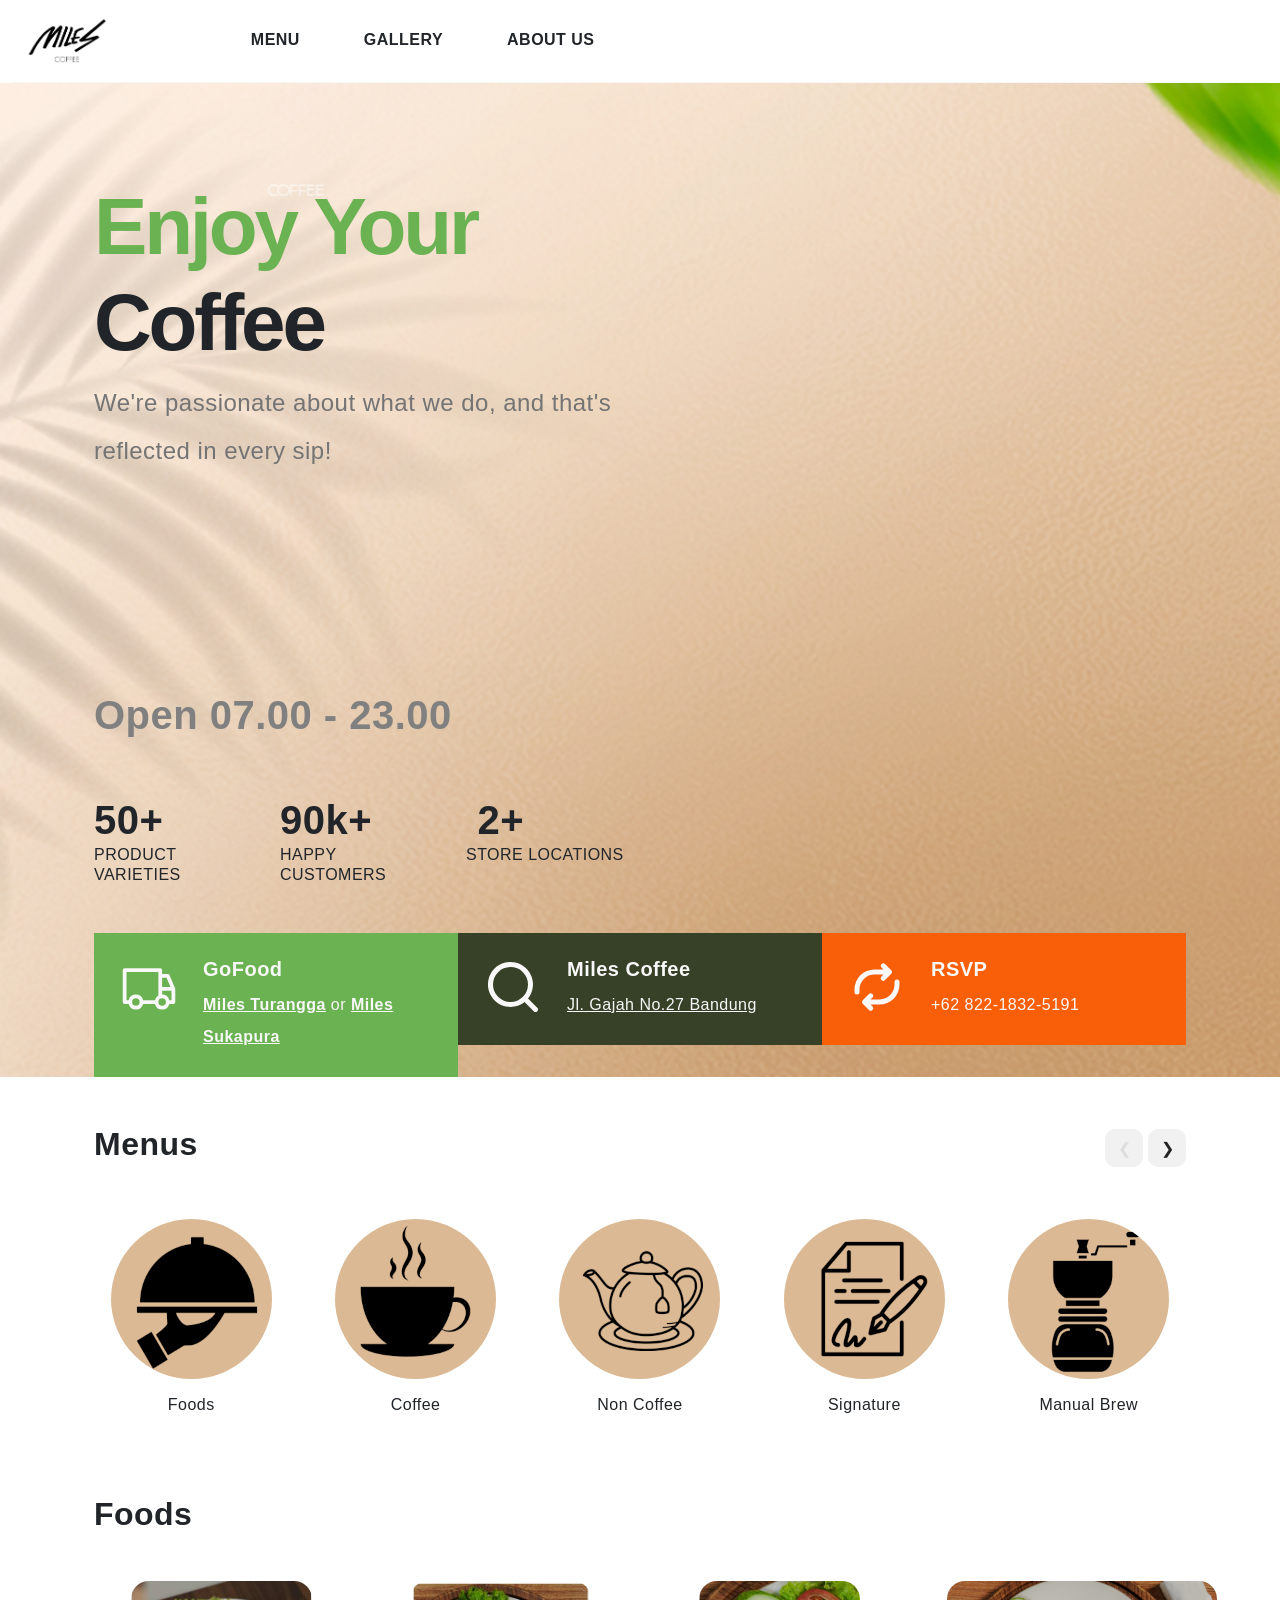
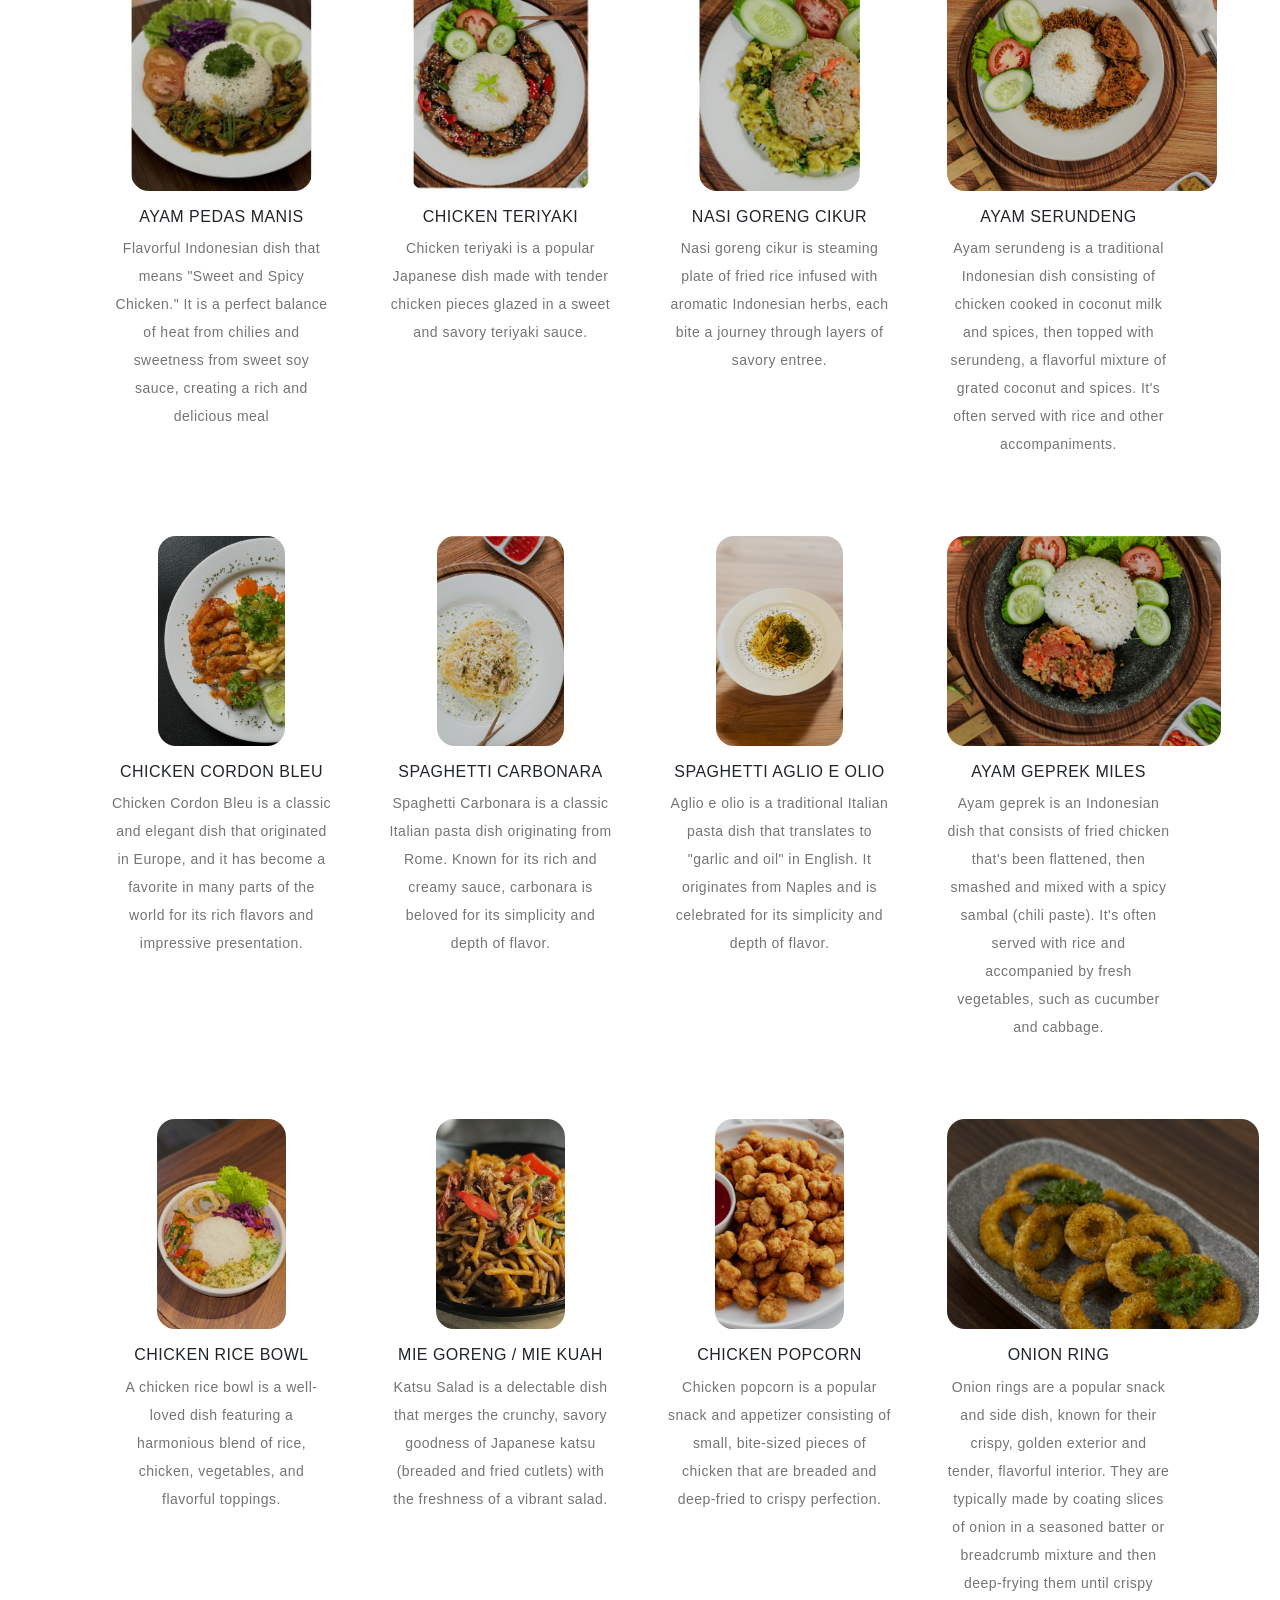
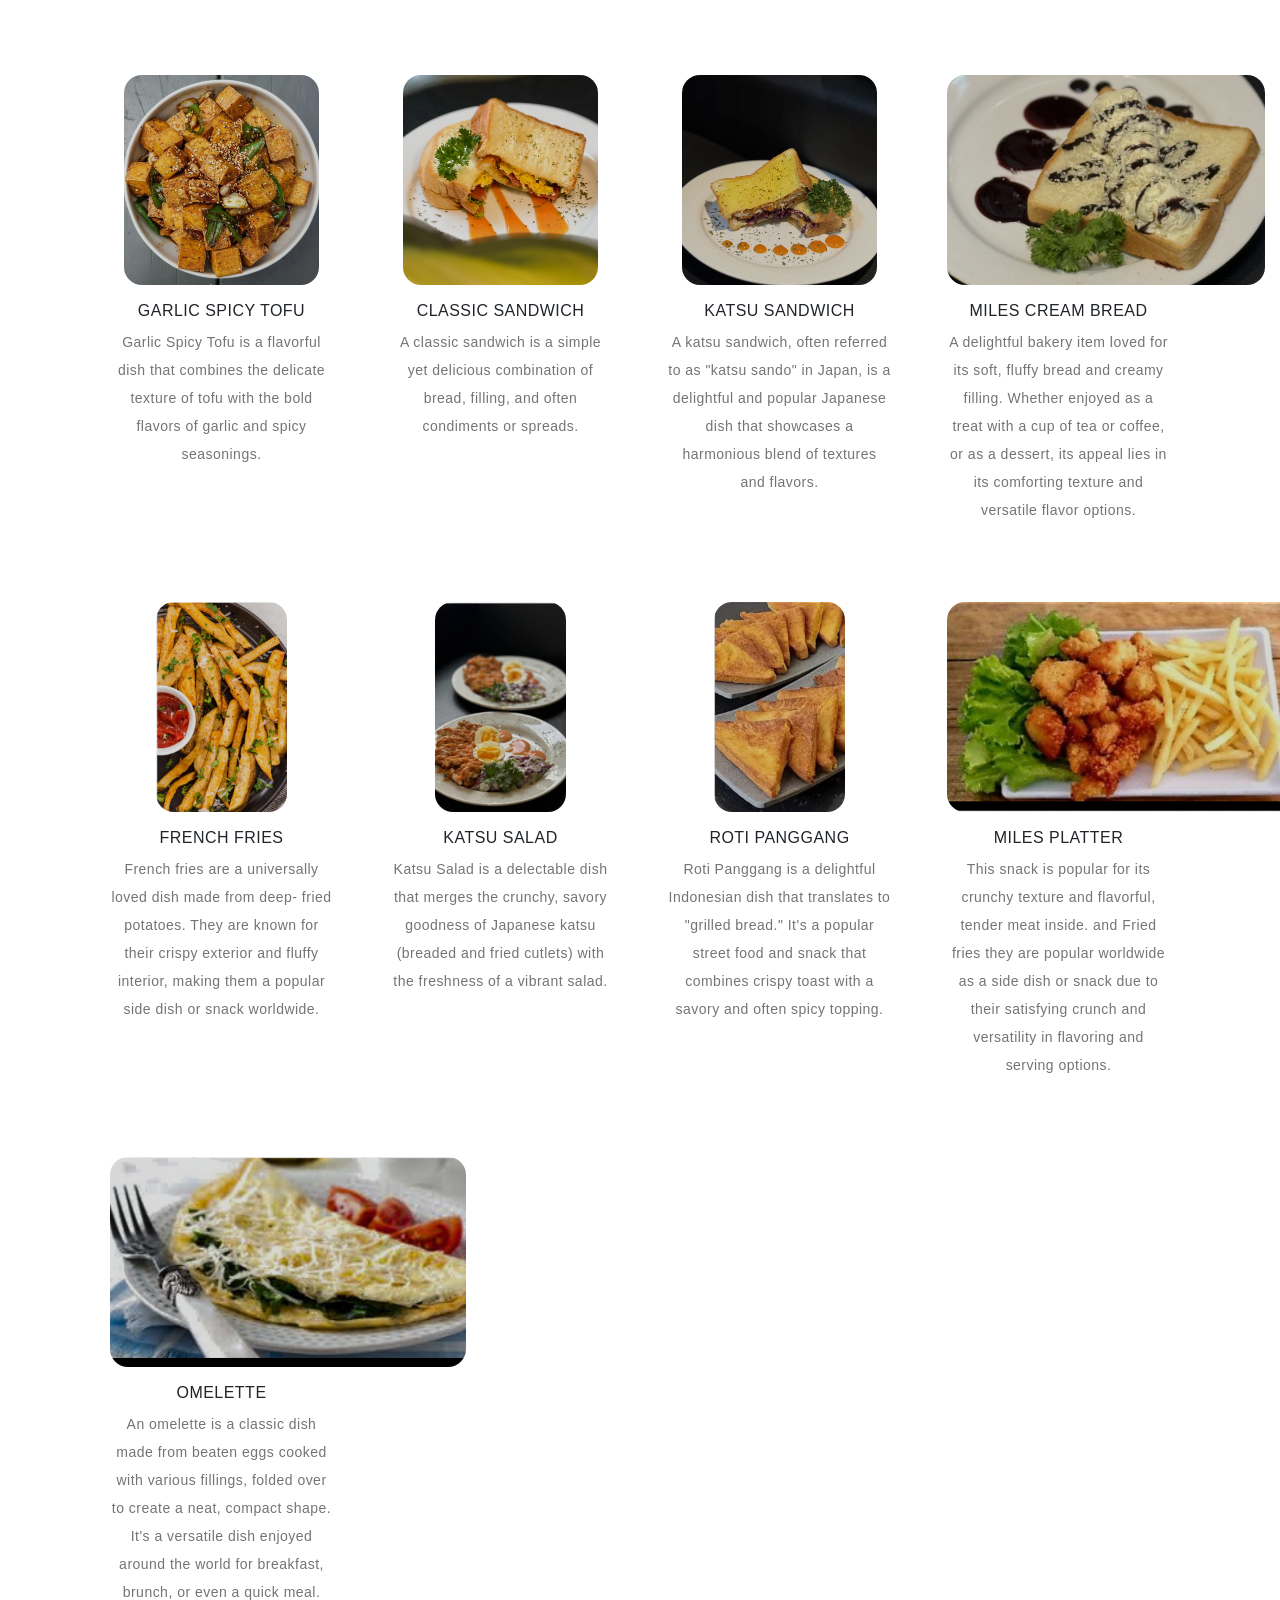
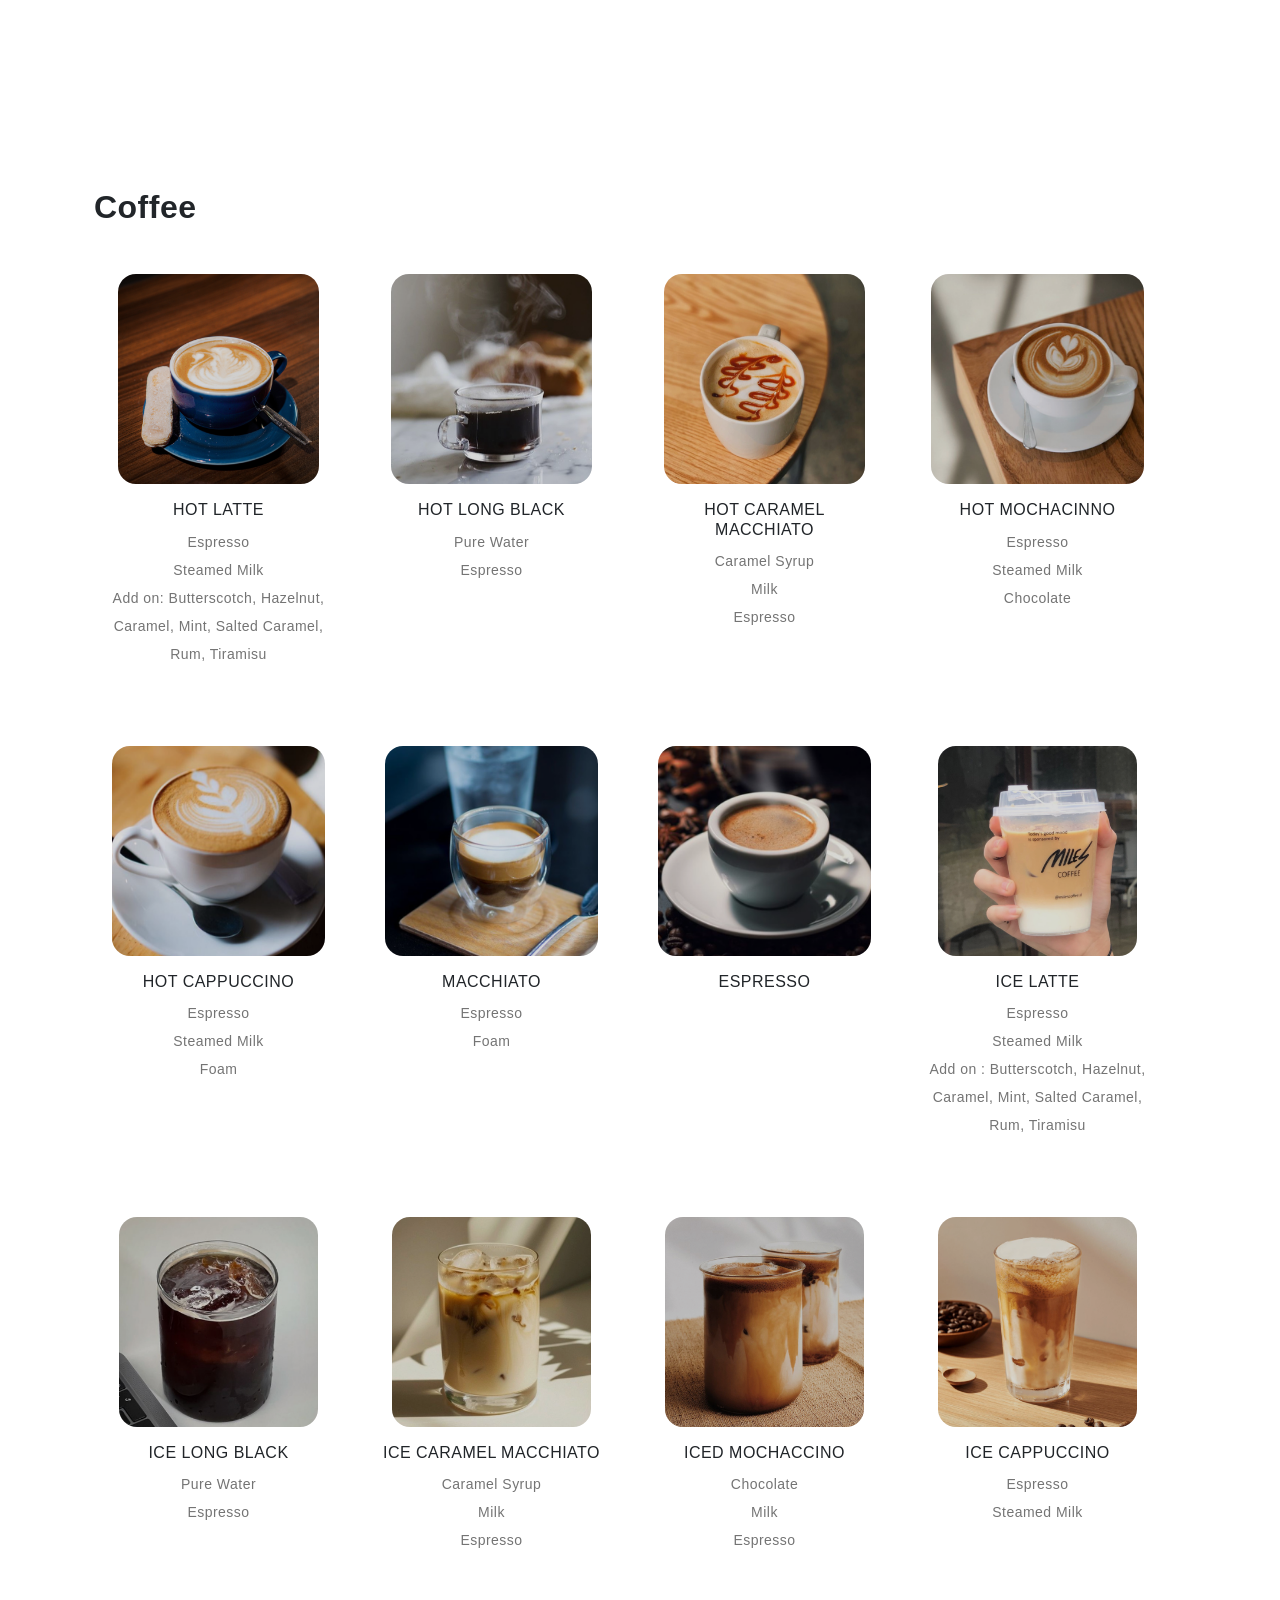
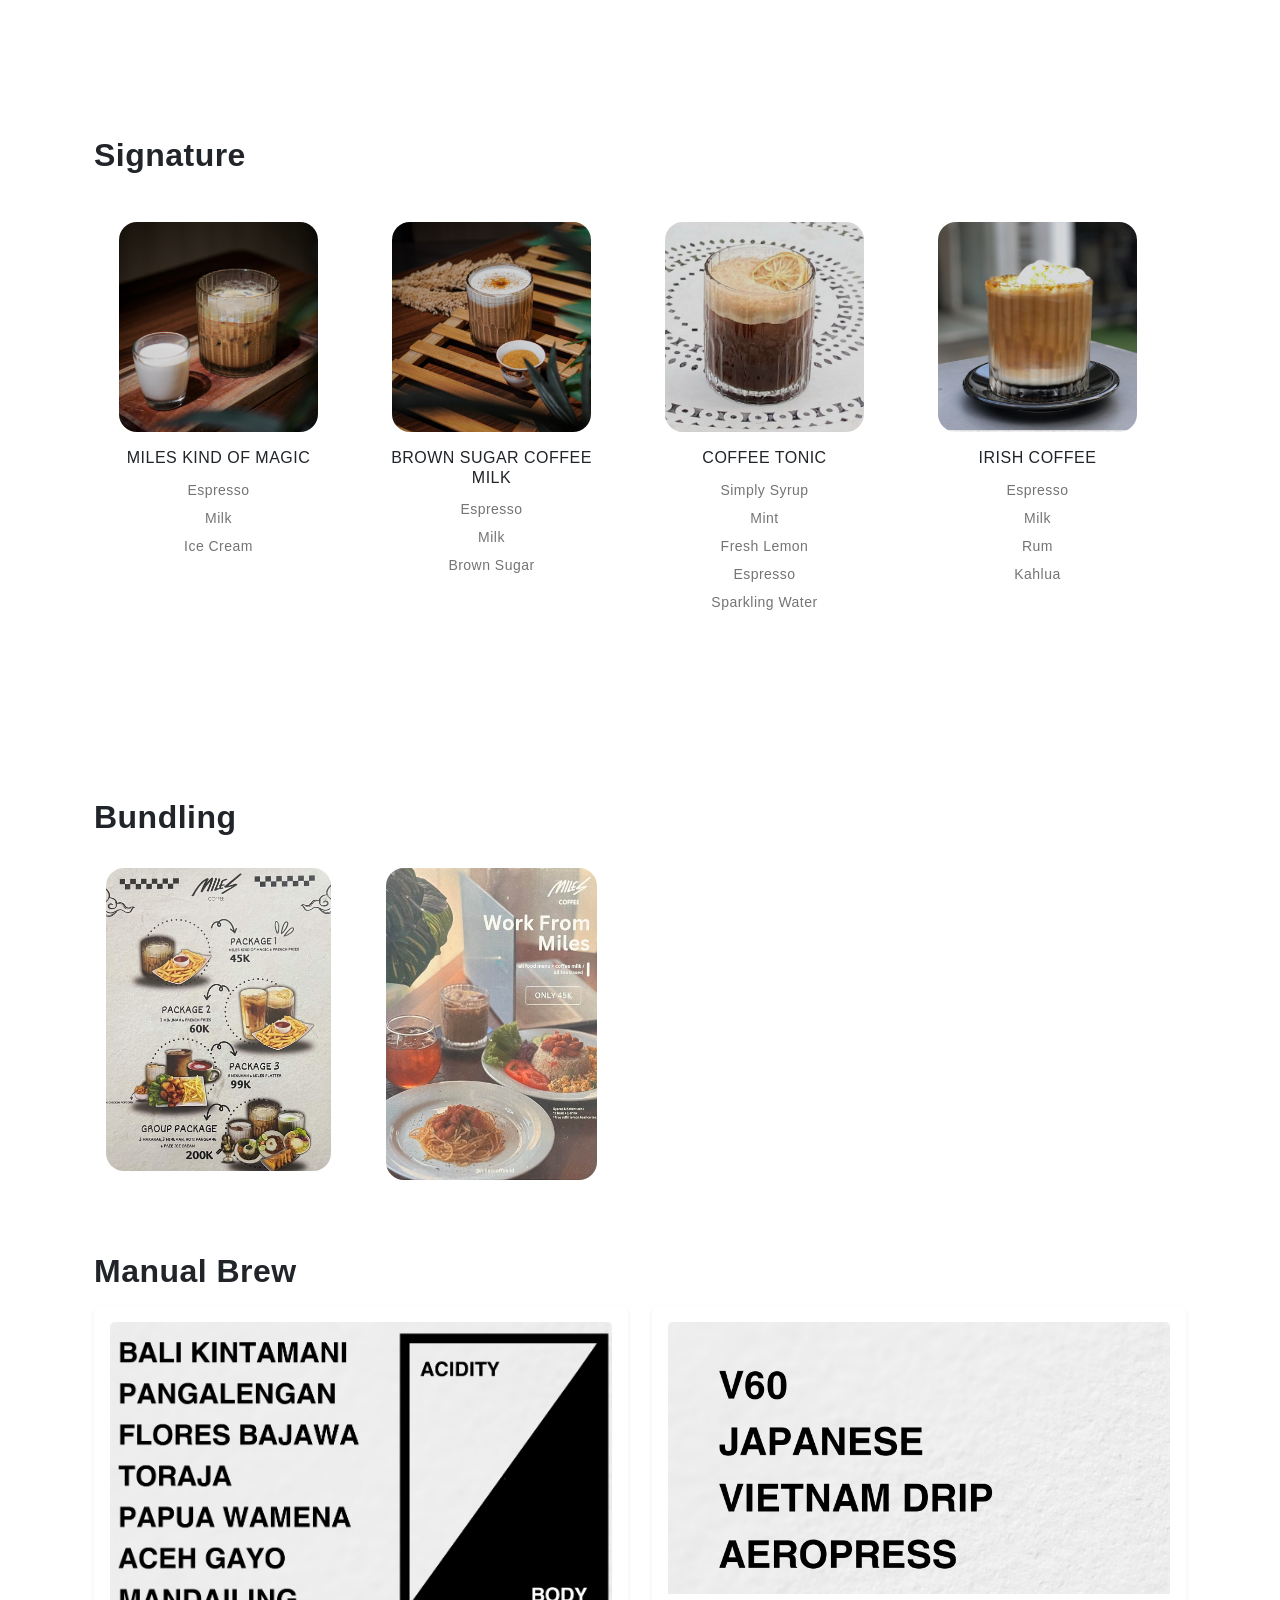
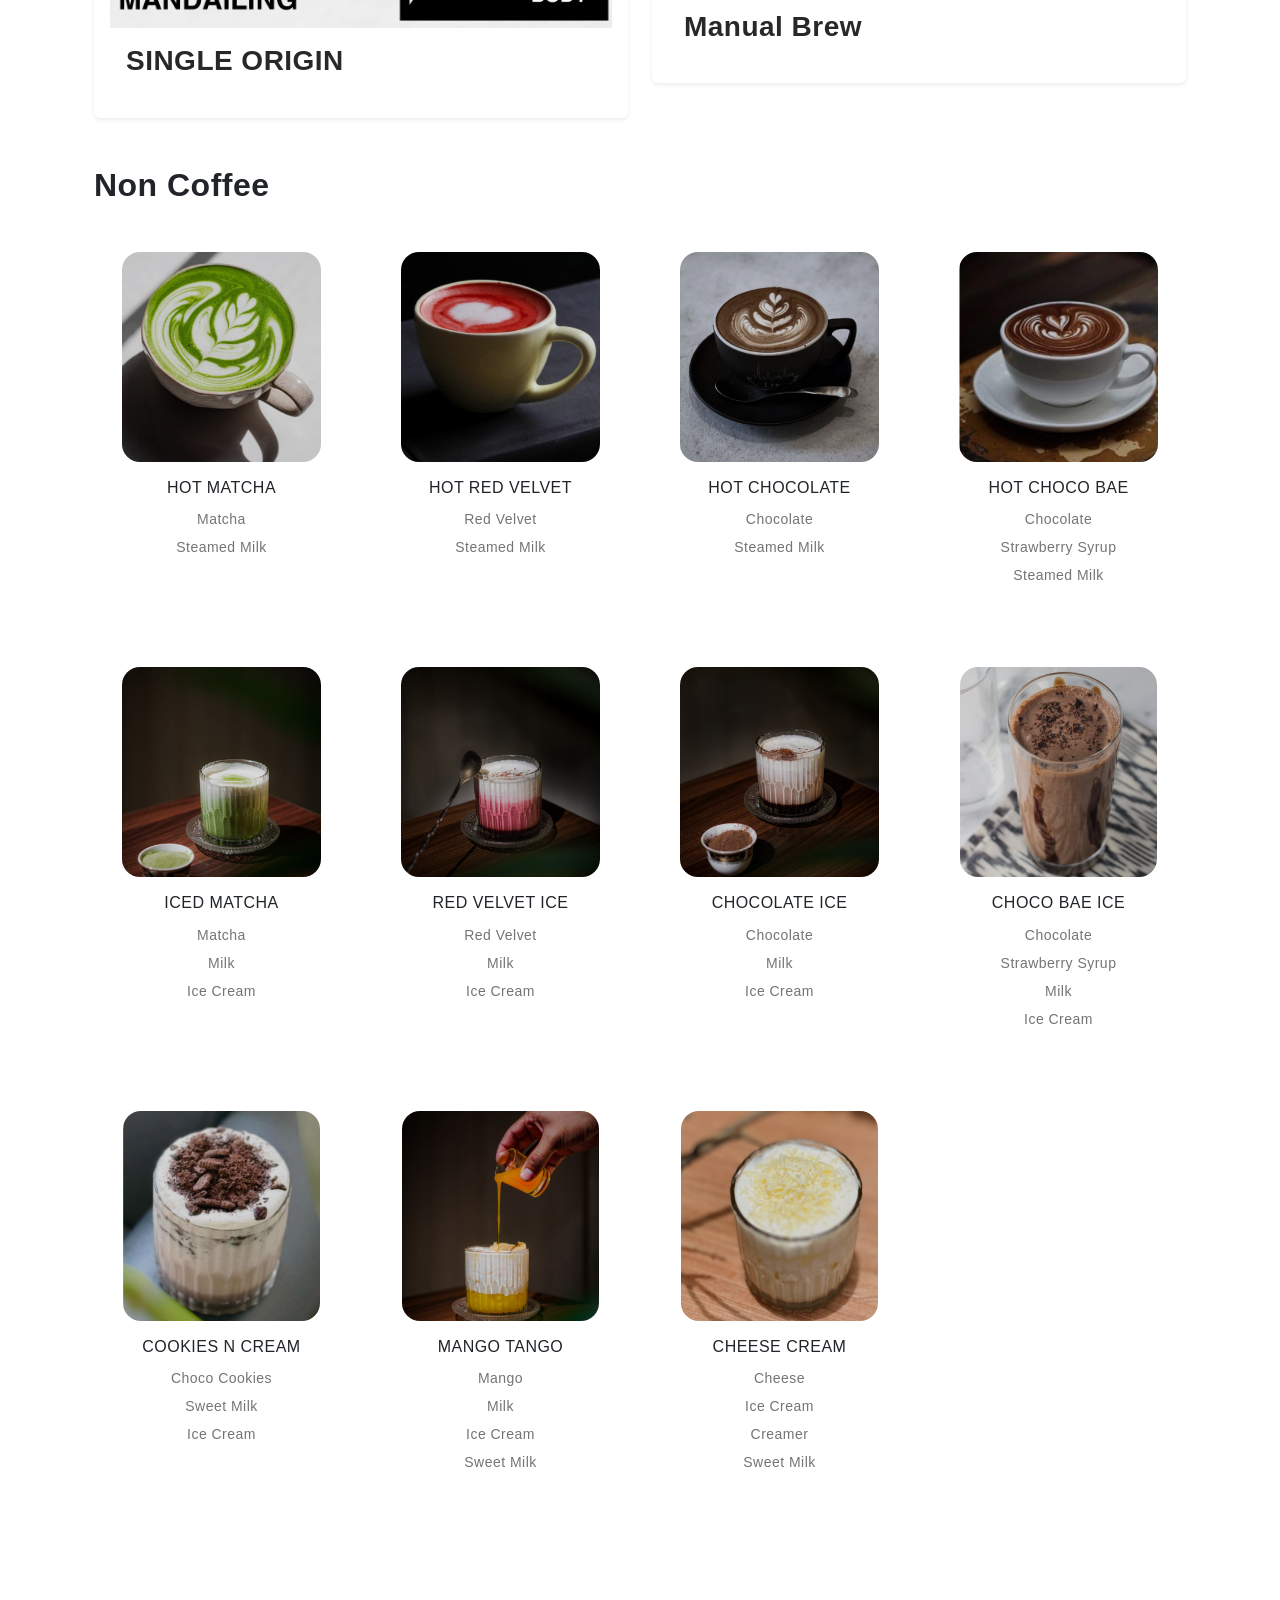
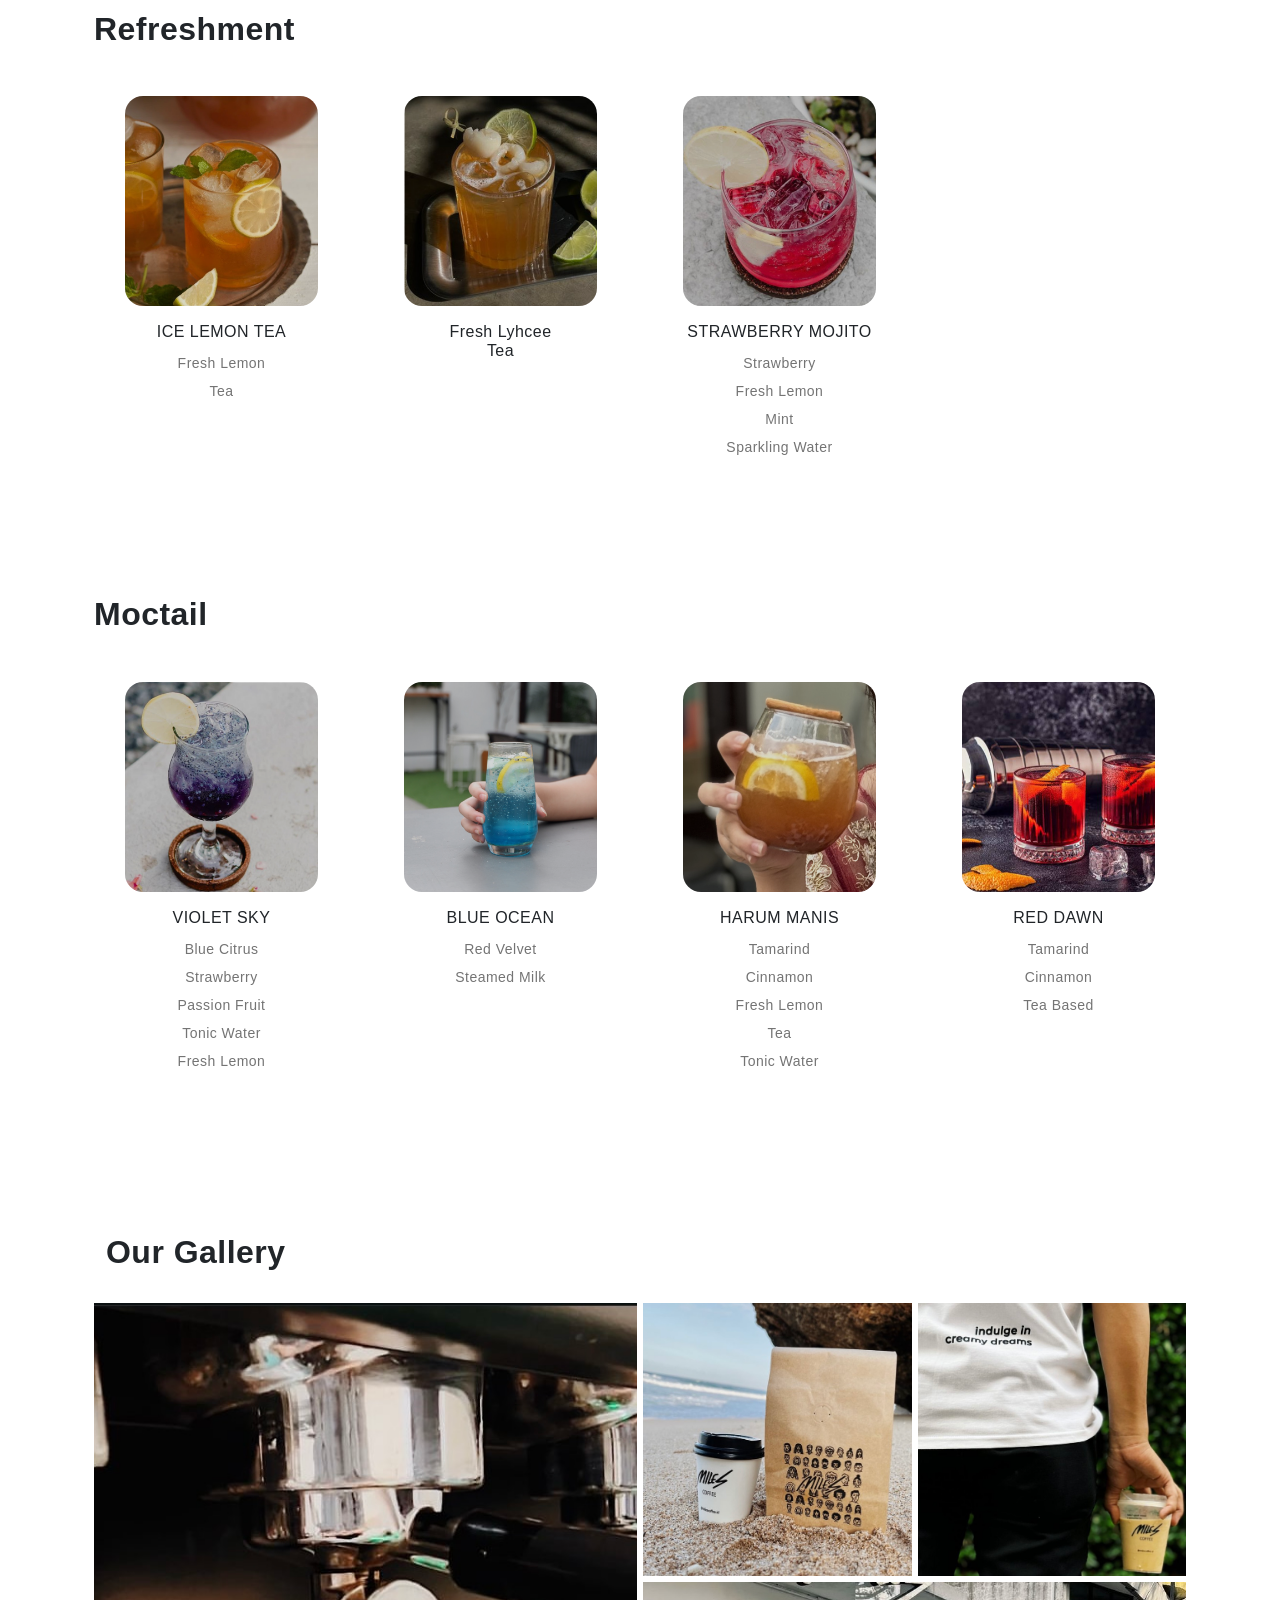
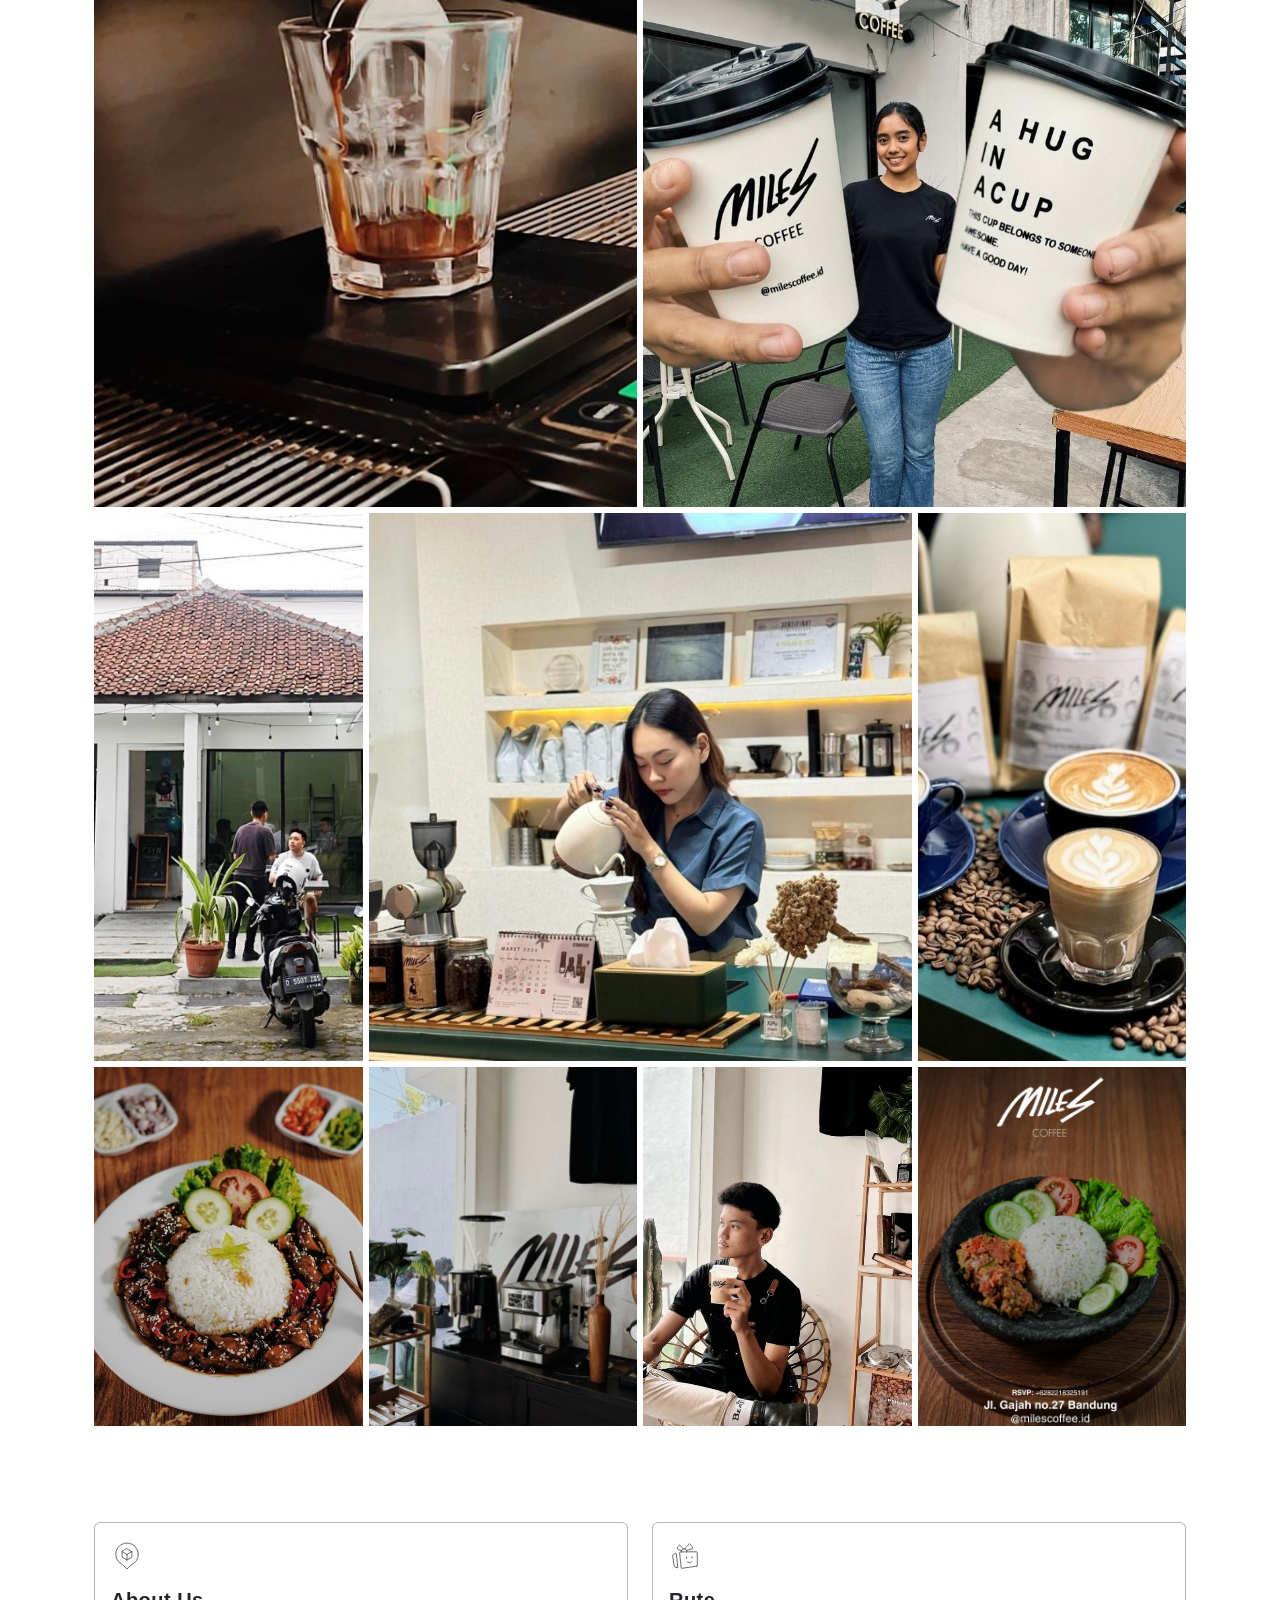
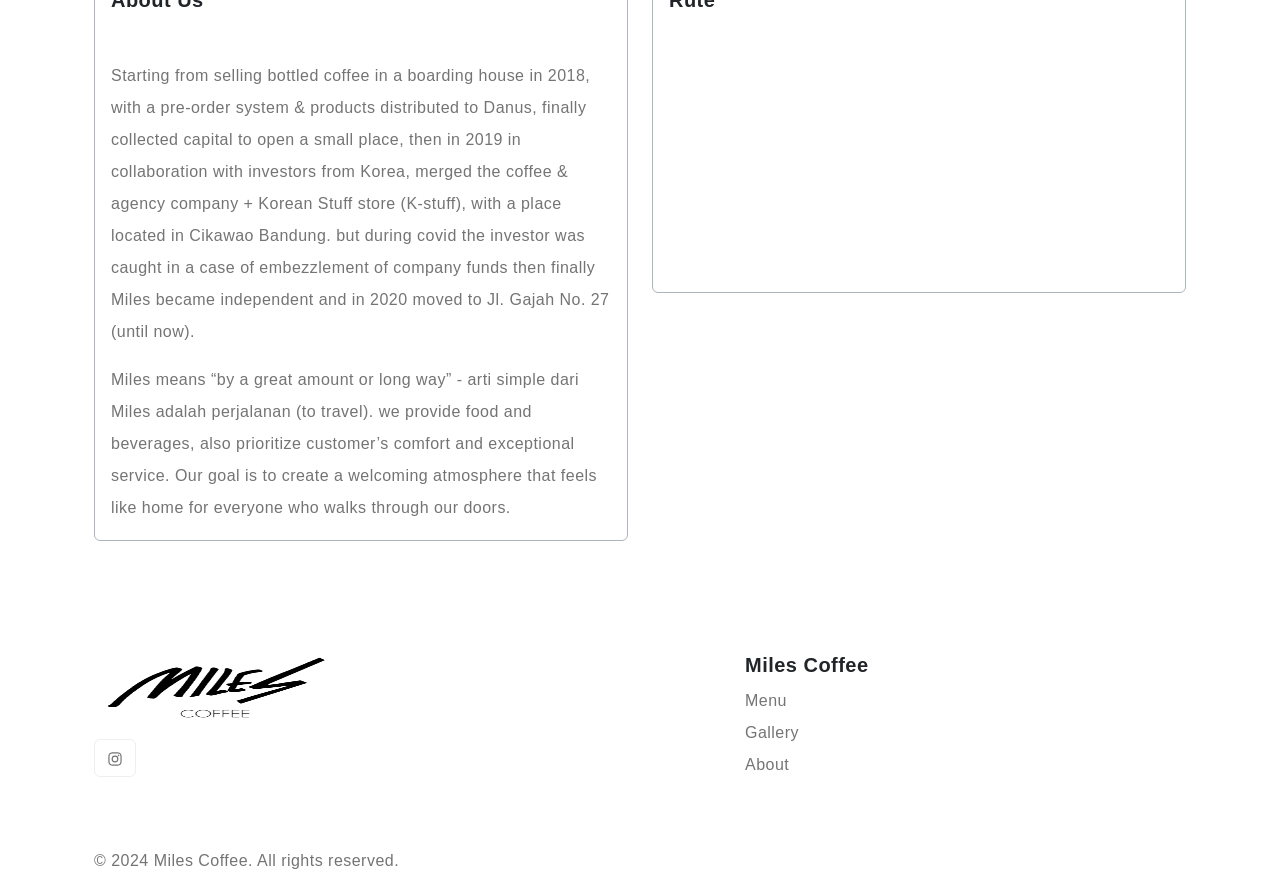
<file: index.html>
<!DOCTYPE html>
<html lang="en">
  <head>
    <title>Miles Coffee</title>
    <meta charset="utf-8">
    <meta http-equiv="X-UA-Compatible" content="IE=edge">
    <meta name="viewport" content="width=device-width, initial-scale=1.0">
    <meta name="format-detection" content="telephone=no">
    <meta name="apple-mobile-web-app-capable" content="yes">
    <meta name="author" content="">
    <meta name="keywords" content="">
    <meta name="description" content="">

    <link rel="stylesheet" href="https://cdn.jsdelivr.net/npm/swiper@9/swiper-bundle.min.css">
    <link href="https://cdn.jsdelivr.net/npm/bootstrap@5.3.0-alpha3/dist/css/bootstrap.min.css" rel="stylesheet" integrity="sha384-KK94CHFLLe+nY2dmCWGMq91rCGa5gtU4mk92HdvYe+M/SXH301p5ILy+dN9+nJOZ" crossorigin="anonymous">
    <link rel="stylesheet" type="text/css" href="css/vendor.css">
    <link rel="stylesheet" type="text/css" href="style.css">

    <link rel="preconnect" href="https://fonts.googleapis.com">
    <link rel="preconnect" href="https://fonts.gstatic.com" crossorigin>
    <link href="https://fonts.googleapis.com/css2?family=Nunito:wght@400;700&family=Open+Sans:ital,wght@0,400;0,700;1,400;1,700&display=swap" rel="stylesheet">


    <link rel="apple-touch-icon" sizes="57x57" href="images/apple-icon-57x57.png">
    <link rel="apple-touch-icon" sizes="60x60" href="images/apple-icon-60x60.png">
    <link rel="apple-touch-icon" sizes="72x72" href="images/apple-icon-72x72.png">
    <link rel="apple-touch-icon" sizes="76x76" href="images/apple-icon-76x76.png">
    <link rel="apple-touch-icon" sizes="114x114" href="images/apple-icon-114x114.png">
    <link rel="apple-touch-icon" sizes="120x120" href="images/apple-icon-120x120.png">
    <link rel="apple-touch-icon" sizes="144x144" href="images/apple-icon-144x144.png">
    <link rel="apple-touch-icon" sizes="152x152" href="images/apple-icon-152x152.png">
    <link rel="apple-touch-icon" sizes="180x180" href="images/apple-icon-180x180.png">
    <link rel="icon" type="image/png" sizes="192x192"  href="images/android-icon-192x192.png">
    <link rel="icon" type="image/png" sizes="32x32" href="images/favicon-32x32.png">
    <link rel="icon" type="image/png" sizes="96x96" href="images/favicon-96x96.png">
    <link rel="icon" type="image/png" sizes="16x16" href="images/favicon-16x16.png">
    <link rel="manifest" href="images/manifest.json">
    <meta name="msapplication-TileColor" content="#ffffff">
    <meta name="msapplication-TileImage" content="images/ms-icon-144x144.png">
    <meta name="theme-color" content="#ffffff">
  </head>

  <body>

    <!-- ICONS-->
    <svg xmlns="http://www.w3.org/2000/svg" style="display: none;">
      <defs>
        <symbol xmlns="http://www.w3.org/2000/svg" id="facebook" viewBox="0 0 24 24"><path fill="currentColor" d="M15.12 5.32H17V2.14A26.11 26.11 0 0 0 14.26 2c-2.72 0-4.58 1.66-4.58 4.7v2.62H6.61v3.56h3.07V22h3.68v-9.12h3.06l.46-3.56h-3.52V7.05c0-1.05.28-1.73 1.76-1.73Z"/></symbol>
        <symbol xmlns="http://www.w3.org/2000/svg" id="twitter" viewBox="0 0 24 24"><path fill="currentColor" d="M22.991 3.95a1 1 0 0 0-1.51-.86a7.48 7.48 0 0 1-1.874.794a5.152 5.152 0 0 0-3.374-1.242a5.232 5.232 0 0 0-5.223 5.063a11.032 11.032 0 0 1-6.814-3.924a1.012 1.012 0 0 0-.857-.365a.999.999 0 0 0-.785.5a5.276 5.276 0 0 0-.242 4.769l-.002.001a1.041 1.041 0 0 0-.496.89a3.042 3.042 0 0 0 .027.439a5.185 5.185 0 0 0 1.568 3.312a.998.998 0 0 0-.066.77a5.204 5.204 0 0 0 2.362 2.922a7.465 7.465 0 0 1-3.59.448A1 1 0 0 0 1.45 19.3a12.942 12.942 0 0 0 7.01 2.061a12.788 12.788 0 0 0 12.465-9.363a12.822 12.822 0 0 0 .535-3.646l-.001-.2a5.77 5.77 0 0 0 1.532-4.202Zm-3.306 3.212a.995.995 0 0 0-.234.702c.01.165.009.331.009.488a10.824 10.824 0 0 1-.454 3.08a10.685 10.685 0 0 1-10.546 7.93a10.938 10.938 0 0 1-2.55-.301a9.48 9.48 0 0 0 2.942-1.564a1 1 0 0 0-.602-1.786a3.208 3.208 0 0 1-2.214-.935q.224-.042.445-.105a1 1 0 0 0-.08-1.943a3.198 3.198 0 0 1-2.25-1.726a5.3 5.3 0 0 0 .545.046a1.02 1.02 0 0 0 .984-.696a1 1 0 0 0-.4-1.137a3.196 3.196 0 0 1-1.425-2.673c0-.066.002-.133.006-.198a13.014 13.014 0 0 0 8.21 3.48a1.02 1.02 0 0 0 .817-.36a1 1 0 0 0 .206-.867a3.157 3.157 0 0 1-.087-.729a3.23 3.23 0 0 1 3.226-3.226a3.184 3.184 0 0 1 2.345 1.02a.993.993 0 0 0 .921.298a9.27 9.27 0 0 0 1.212-.322a6.681 6.681 0 0 1-1.026 1.524Z"/></symbol>
        <symbol xmlns="http://www.w3.org/2000/svg" id="youtube" viewBox="0 0 24 24"><path fill="currentColor" d="M23 9.71a8.5 8.5 0 0 0-.91-4.13a2.92 2.92 0 0 0-1.72-1A78.36 78.36 0 0 0 12 4.27a78.45 78.45 0 0 0-8.34.3a2.87 2.87 0 0 0-1.46.74c-.9.83-1 2.25-1.1 3.45a48.29 48.29 0 0 0 0 6.48a9.55 9.55 0 0 0 .3 2a3.14 3.14 0 0 0 .71 1.36a2.86 2.86 0 0 0 1.49.78a45.18 45.18 0 0 0 6.5.33c3.5.05 6.57 0 10.2-.28a2.88 2.88 0 0 0 1.53-.78a2.49 2.49 0 0 0 .61-1a10.58 10.58 0 0 0 .52-3.4c.04-.56.04-3.94.04-4.54ZM9.74 14.85V8.66l5.92 3.11c-1.66.92-3.85 1.96-5.92 3.08Z"/></symbol>
        <symbol xmlns="http://www.w3.org/2000/svg" id="instagram" viewBox="0 0 24 24"><path fill="currentColor" d="M17.34 5.46a1.2 1.2 0 1 0 1.2 1.2a1.2 1.2 0 0 0-1.2-1.2Zm4.6 2.42a7.59 7.59 0 0 0-.46-2.43a4.94 4.94 0 0 0-1.16-1.77a4.7 4.7 0 0 0-1.77-1.15a7.3 7.3 0 0 0-2.43-.47C15.06 2 14.72 2 12 2s-3.06 0-4.12.06a7.3 7.3 0 0 0-2.43.47a4.78 4.78 0 0 0-1.77 1.15a4.7 4.7 0 0 0-1.15 1.77a7.3 7.3 0 0 0-.47 2.43C2 8.94 2 9.28 2 12s0 3.06.06 4.12a7.3 7.3 0 0 0 .47 2.43a4.7 4.7 0 0 0 1.15 1.77a4.78 4.78 0 0 0 1.77 1.15a7.3 7.3 0 0 0 2.43.47C8.94 22 9.28 22 12 22s3.06 0 4.12-.06a7.3 7.3 0 0 0 2.43-.47a4.7 4.7 0 0 0 1.77-1.15a4.85 4.85 0 0 0 1.16-1.77a7.59 7.59 0 0 0 .46-2.43c0-1.06.06-1.4.06-4.12s0-3.06-.06-4.12ZM20.14 16a5.61 5.61 0 0 1-.34 1.86a3.06 3.06 0 0 1-.75 1.15a3.19 3.19 0 0 1-1.15.75a5.61 5.61 0 0 1-1.86.34c-1 .05-1.37.06-4 .06s-3 0-4-.06a5.73 5.73 0 0 1-1.94-.3a3.27 3.27 0 0 1-1.1-.75a3 3 0 0 1-.74-1.15a5.54 5.54 0 0 1-.4-1.9c0-1-.06-1.37-.06-4s0-3 .06-4a5.54 5.54 0 0 1 .35-1.9A3 3 0 0 1 5 5a3.14 3.14 0 0 1 1.1-.8A5.73 5.73 0 0 1 8 3.86c1 0 1.37-.06 4-.06s3 0 4 .06a5.61 5.61 0 0 1 1.86.34a3.06 3.06 0 0 1 1.19.8a3.06 3.06 0 0 1 .75 1.1a5.61 5.61 0 0 1 .34 1.9c.05 1 .06 1.37.06 4s-.01 3-.06 4ZM12 6.87A5.13 5.13 0 1 0 17.14 12A5.12 5.12 0 0 0 12 6.87Zm0 8.46A3.33 3.33 0 1 1 15.33 12A3.33 3.33 0 0 1 12 15.33Z"/></symbol>
        <symbol xmlns="http://www.w3.org/2000/svg" id="amazon" viewBox="0 0 24 24"><path fill="currentColor" d="M1.04 17.52q.1-.16.32-.02a21.308 21.308 0 0 0 10.88 2.9a21.524 21.524 0 0 0 7.74-1.46q.1-.04.29-.12t.27-.12a.356.356 0 0 1 .47.12q.17.24-.11.44q-.36.26-.92.6a14.99 14.99 0 0 1-3.84 1.58A16.175 16.175 0 0 1 12 22a16.017 16.017 0 0 1-5.9-1.09a16.246 16.246 0 0 1-4.98-3.07a.273.273 0 0 1-.12-.2a.215.215 0 0 1 .04-.12Zm6.02-5.7a4.036 4.036 0 0 1 .68-2.36A4.197 4.197 0 0 1 9.6 7.98a10.063 10.063 0 0 1 2.66-.66q.54-.06 1.76-.16v-.34a3.562 3.562 0 0 0-.28-1.72a1.5 1.5 0 0 0-1.32-.6h-.16a2.189 2.189 0 0 0-1.14.42a1.64 1.64 0 0 0-.62 1a.508.508 0 0 1-.4.46L7.8 6.1q-.34-.08-.34-.36a.587.587 0 0 1 .02-.14a3.834 3.834 0 0 1 1.67-2.64A6.268 6.268 0 0 1 12.26 2h.5a5.054 5.054 0 0 1 3.56 1.18a3.81 3.81 0 0 1 .37.43a3.875 3.875 0 0 1 .27.41a2.098 2.098 0 0 1 .18.52q.08.34.12.47a2.856 2.856 0 0 1 .06.56q.02.43.02.51v4.84a2.868 2.868 0 0 0 .15.95a2.475 2.475 0 0 0 .29.62q.14.19.46.61a.599.599 0 0 1 .12.32a.346.346 0 0 1-.16.28q-1.66 1.44-1.8 1.56a.557.557 0 0 1-.58.04q-.28-.24-.49-.46t-.3-.32a4.466 4.466 0 0 1-.29-.39q-.2-.29-.28-.39a4.91 4.91 0 0 1-2.2 1.52a6.038 6.038 0 0 1-1.68.2a3.505 3.505 0 0 1-2.53-.95a3.553 3.553 0 0 1-.99-2.69Zm3.44-.4a1.895 1.895 0 0 0 .39 1.25a1.294 1.294 0 0 0 1.05.47a1.022 1.022 0 0 0 .17-.02a1.022 1.022 0 0 1 .15-.02a2.033 2.033 0 0 0 1.3-1.08a3.13 3.13 0 0 0 .33-.83a3.8 3.8 0 0 0 .12-.73q.01-.28.01-.92v-.5a7.287 7.287 0 0 0-1.76.16a2.144 2.144 0 0 0-1.76 2.22Zm8.4 6.44a.626.626 0 0 1 .12-.16a3.14 3.14 0 0 1 .96-.46a6.52 6.52 0 0 1 1.48-.22a1.195 1.195 0 0 1 .38.02q.9.08 1.08.3a.655.655 0 0 1 .08.36v.14a4.56 4.56 0 0 1-.38 1.65a3.84 3.84 0 0 1-1.06 1.53a.302.302 0 0 1-.18.08a.177.177 0 0 1-.08-.02q-.12-.06-.06-.22a7.632 7.632 0 0 0 .74-2.42a.513.513 0 0 0-.08-.32q-.2-.24-1.12-.24q-.34 0-.8.04q-.5.06-.92.12a.232.232 0 0 1-.16-.04a.065.065 0 0 1-.02-.08a.153.153 0 0 1 .02-.06Z"/></symbol>

        <symbol xmlns="http://www.w3.org/2000/svg" id="menu" viewBox="0 0 24 24"><path fill="currentColor" d="M2 6a1 1 0 0 1 1-1h18a1 1 0 1 1 0 2H3a1 1 0 0 1-1-1m0 6.032a1 1 0 0 1 1-1h18a1 1 0 1 1 0 2H3a1 1 0 0 1-1-1m1 5.033a1 1 0 1 0 0 2h18a1 1 0 0 0 0-2z"/></symbol>
        <symbol xmlns="http://www.w3.org/2000/svg" id="link" viewBox="0 0 24 24"><path fill="currentColor" d="M12 19a1 1 0 1 0-1-1a1 1 0 0 0 1 1Zm5 0a1 1 0 1 0-1-1a1 1 0 0 0 1 1Zm0-4a1 1 0 1 0-1-1a1 1 0 0 0 1 1Zm-5 0a1 1 0 1 0-1-1a1 1 0 0 0 1 1Zm7-12h-1V2a1 1 0 0 0-2 0v1H8V2a1 1 0 0 0-2 0v1H5a3 3 0 0 0-3 3v14a3 3 0 0 0 3 3h14a3 3 0 0 0 3-3V6a3 3 0 0 0-3-3Zm1 17a1 1 0 0 1-1 1H5a1 1 0 0 1-1-1v-9h16Zm0-11H4V6a1 1 0 0 1 1-1h1v1a1 1 0 0 0 2 0V5h8v1a1 1 0 0 0 2 0V5h1a1 1 0 0 1 1 1ZM7 15a1 1 0 1 0-1-1a1 1 0 0 0 1 1Zm0 4a1 1 0 1 0-1-1a1 1 0 0 0 1 1Z"/></symbol>
        <symbol xmlns="http://www.w3.org/2000/svg" id="arrow-right" viewBox="0 0 24 24"><path fill="currentColor" d="M17.92 11.62a1 1 0 0 0-.21-.33l-5-5a1 1 0 0 0-1.42 1.42l3.3 3.29H7a1 1 0 0 0 0 2h7.59l-3.3 3.29a1 1 0 0 0 0 1.42a1 1 0 0 0 1.42 0l5-5a1 1 0 0 0 .21-.33a1 1 0 0 0 0-.76Z"/></symbol>
        <symbol xmlns="http://www.w3.org/2000/svg" id="category" viewBox="0 0 24 24"><path fill="currentColor" d="M19 5.5h-6.28l-.32-1a3 3 0 0 0-2.84-2H5a3 3 0 0 0-3 3v13a3 3 0 0 0 3 3h14a3 3 0 0 0 3-3v-10a3 3 0 0 0-3-3Zm1 13a1 1 0 0 1-1 1H5a1 1 0 0 1-1-1v-13a1 1 0 0 1 1-1h4.56a1 1 0 0 1 .95.68l.54 1.64a1 1 0 0 0 .95.68h7a1 1 0 0 1 1 1Z"/></symbol>
        <symbol xmlns="http://www.w3.org/2000/svg" id="calendar" viewBox="0 0 24 24"><path fill="currentColor" d="M19 4h-2V3a1 1 0 0 0-2 0v1H9V3a1 1 0 0 0-2 0v1H5a3 3 0 0 0-3 3v12a3 3 0 0 0 3 3h14a3 3 0 0 0 3-3V7a3 3 0 0 0-3-3Zm1 15a1 1 0 0 1-1 1H5a1 1 0 0 1-1-1v-7h16Zm0-9H4V7a1 1 0 0 1 1-1h2v1a1 1 0 0 0 2 0V6h6v1a1 1 0 0 0 2 0V6h2a1 1 0 0 1 1 1Z"/></symbol>
        <symbol xmlns="http://www.w3.org/2000/svg" id="heart" viewBox="0 0 24 24"><path fill="currentColor" d="M20.16 4.61A6.27 6.27 0 0 0 12 4a6.27 6.27 0 0 0-8.16 9.48l7.45 7.45a1 1 0 0 0 1.42 0l7.45-7.45a6.27 6.27 0 0 0 0-8.87Zm-1.41 7.46L12 18.81l-6.75-6.74a4.28 4.28 0 0 1 3-7.3a4.25 4.25 0 0 1 3 1.25a1 1 0 0 0 1.42 0a4.27 4.27 0 0 1 6 6.05Z"/></symbol>
        <symbol xmlns="http://www.w3.org/2000/svg" id="plus" viewBox="0 0 24 24"><path fill="currentColor" d="M19 11h-6V5a1 1 0 0 0-2 0v6H5a1 1 0 0 0 0 2h6v6a1 1 0 0 0 2 0v-6h6a1 1 0 0 0 0-2Z"/></symbol>
        <symbol xmlns="http://www.w3.org/2000/svg" id="minus" viewBox="0 0 24 24"><path fill="currentColor" d="M19 11H5a1 1 0 0 0 0 2h14a1 1 0 0 0 0-2Z"/></symbol>
        <symbol xmlns="http://www.w3.org/2000/svg" id="cart" viewBox="0 0 24 24"><path fill="currentColor" d="M8.5 19a1.5 1.5 0 1 0 1.5 1.5A1.5 1.5 0 0 0 8.5 19ZM19 16H7a1 1 0 0 1 0-2h8.491a3.013 3.013 0 0 0 2.885-2.176l1.585-5.55A1 1 0 0 0 19 5H6.74a3.007 3.007 0 0 0-2.82-2H3a1 1 0 0 0 0 2h.921a1.005 1.005 0 0 1 .962.725l.155.545v.005l1.641 5.742A3 3 0 0 0 7 18h12a1 1 0 0 0 0-2Zm-1.326-9l-1.22 4.274a1.005 1.005 0 0 1-.963.726H8.754l-.255-.892L7.326 7ZM16.5 19a1.5 1.5 0 1 0 1.5 1.5a1.5 1.5 0 0 0-1.5-1.5Z"/></symbol>
        <symbol xmlns="http://www.w3.org/2000/svg" id="check" viewBox="0 0 24 24"><path fill="currentColor" d="M18.71 7.21a1 1 0 0 0-1.42 0l-7.45 7.46l-3.13-3.14A1 1 0 1 0 5.29 13l3.84 3.84a1 1 0 0 0 1.42 0l8.16-8.16a1 1 0 0 0 0-1.47Z"/></symbol>
        <symbol xmlns="http://www.w3.org/2000/svg" id="trash" viewBox="0 0 24 24"><path fill="currentColor" d="M10 18a1 1 0 0 0 1-1v-6a1 1 0 0 0-2 0v6a1 1 0 0 0 1 1ZM20 6h-4V5a3 3 0 0 0-3-3h-2a3 3 0 0 0-3 3v1H4a1 1 0 0 0 0 2h1v11a3 3 0 0 0 3 3h8a3 3 0 0 0 3-3V8h1a1 1 0 0 0 0-2ZM10 5a1 1 0 0 1 1-1h2a1 1 0 0 1 1 1v1h-4Zm7 14a1 1 0 0 1-1 1H8a1 1 0 0 1-1-1V8h10Zm-3-1a1 1 0 0 0 1-1v-6a1 1 0 0 0-2 0v6a1 1 0 0 0 1 1Z"/></symbol>
        <symbol xmlns="http://www.w3.org/2000/svg" id="search" viewBox="0 0 24 24"><path fill="currentColor" d="M21.71 20.29L18 16.61A9 9 0 1 0 16.61 18l3.68 3.68a1 1 0 0 0 1.42 0a1 1 0 0 0 0-1.39ZM11 18a7 7 0 1 1 7-7a7 7 0 0 1-7 7Z"/></symbol>
        <symbol xmlns="http://www.w3.org/2000/svg" id="close" viewBox="0 0 15 15"><path fill="currentColor" d="M7.953 3.788a.5.5 0 0 0-.906 0L6.08 5.85l-2.154.33a.5.5 0 0 0-.283.843l1.574 1.613l-.373 2.284a.5.5 0 0 0 .736.518l1.92-1.063l1.921 1.063a.5.5 0 0 0 .736-.519l-.373-2.283l1.574-1.613a.5.5 0 0 0-.283-.844L8.921 5.85l-.968-2.062Z"/></symbol>
        
        <symbol xmlns="http://www.w3.org/2000/svg" id="package" viewBox="0 0 48 48"><path fill="none" stroke="currentColor" stroke-linecap="round" stroke-linejoin="round" d="m24 13.264l7.288 4.21L24 21.681l-7.288-4.209Z"/><path fill="none" stroke="currentColor" stroke-linecap="round" stroke-linejoin="round" d="M16.712 17.473v8.418L24 30.101l7.288-4.21v-8.418M24 30.1v-8.418"/><path fill="none" stroke="currentColor" stroke-linecap="round" stroke-linejoin="round" d="M40.905 21.405a16.905 16.905 0 1 0-23.389 15.611L24 43.5l6.484-6.484a16.906 16.906 0 0 0 10.42-15.611"/></symbol>
        <symbol xmlns="http://www.w3.org/2000/svg" id="secure" viewBox="0 0 48 48"><path fill="none" stroke="currentColor" stroke-linecap="round" stroke-linejoin="round" d="M14.134 36V20.11h19.732M19.279 36h14.587V25.45"/><path fill="none" stroke="currentColor" stroke-linecap="round" stroke-linejoin="round" d="m19.246 26.606l4.135 4.135l5.373-5.372m-8.934-9.282a4.087 4.087 0 1 1 8.174 0m0 0v4.023m-8.172-4.108v4.108"/><path fill="none" stroke="currentColor" stroke-linecap="round" stroke-linejoin="round" d="M30.288 44.566a21.516 21.516 0 1 1 9.69-6.18"/></symbol>
        <symbol xmlns="http://www.w3.org/2000/svg" id="quality" viewBox="0 0 48 48"><path fill="none" stroke="currentColor" stroke-linecap="round" stroke-linejoin="round" d="m30.59 13.45l4.77 2.94L24 34.68l-10.33-7l3.11-4.6l5.52 3.71l8.26-13.38Z"/><path fill="none" stroke="currentColor" stroke-linecap="round" stroke-linejoin="round" d="M24 4.5s-11.26 2-15.25 2v20a11.16 11.16 0 0 0 .8 4.1a15 15 0 0 0 2 3.61a22 22 0 0 0 2.81 3.07a34.47 34.47 0 0 0 3 2.48a34 34 0 0 0 2.89 1.86c1 .59 1.71 1 2.13 1.19l1 .49a1.44 1.44 0 0 0 1.24 0l1-.49c.42-.2 1.13-.6 2.13-1.19a34 34 0 0 0 2.89-1.86a34.47 34.47 0 0 0 3-2.48a22 22 0 0 0 2.81-3.07a15 15 0 0 0 2-3.61a11.16 11.16 0 0 0 .8-4.1v-20c-3.99.03-15.25-2-15.25-2"/></symbol>
        <symbol xmlns="http://www.w3.org/2000/svg" id="savings" viewBox="0 0 48 48"><circle cx="24" cy="24" r="21.5" fill="none" stroke="currentColor" stroke-linecap="round" stroke-linejoin="round"/><path fill="none" stroke="currentColor" stroke-linecap="round" stroke-linejoin="round" d="M12.5 23.684a3.298 3.298 0 0 1 5.63-2.332l3.212 3.212h0l8.53-8.53a3.298 3.298 0 0 1 5.628 2.333h0c0 .875-.348 1.714-.966 2.333L22.983 32.25a2.321 2.321 0 0 1-3.283 0l-6.234-6.233a3.298 3.298 0 0 1-.966-2.333"/></symbol>
        <symbol xmlns="http://www.w3.org/2000/svg" id="offers" viewBox="0 0 48 48"><path fill="none" stroke="currentColor" stroke-linecap="round" stroke-linejoin="round" d="m41.556 39.297l-22.022 3.11a1.097 1.097 0 0 1-1.245-.97l-2.352-22.311a1.097 1.097 0 0 1 1.08-1.213l24.238-.229a1.097 1.097 0 0 1 1.108 1.09l.137 19.429c.004.55-.4 1.017-.944 1.094M26.1 25.258v2.579m8.494-2.731v2.175"/><path fill="none" stroke="currentColor" stroke-linecap="round" stroke-linejoin="round" d="M34.343 32.346c-1.437.828-1.926 1.198-2.774 1.988c-1.19-.457-2.284-1.228-3.797-1.456m-15.953 8.721l-3.49-1.6a1.12 1.12 0 0 1-.643-.863L5.511 23.593c-.056-.4.108-.8.43-1.046l3.15-2.406a1.257 1.257 0 0 1 2.014.874l1.966 19.69a.887.887 0 0 1-1.252.894m11.989-28.112c.214-.456.964-1.716 2.76-3.618c3.108-3.323 4.26-4.288 4.26-4.288s1.42.75 3.27 3.109c1.876 2.358 1.93 3.832 1.93 3.832s.67-.08-4.797 1.688c-3.055.991-4.368 1.152-4.931 1.152"/><path fill="none" stroke="currentColor" stroke-linecap="round" stroke-linejoin="round" d="M26.97 17.828v-.054c0-.884-.241-1.715-.67-2.412c-.563-.91-1.447-1.608-2.492-1.876a3.58 3.58 0 0 0-1.072-.16c-.429 0-.858.053-1.233.214c-1.152.348-2.063 1.18-2.573 2.278a4.747 4.747 0 0 0-.428 1.956v.134"/><path fill="none" stroke="currentColor" stroke-linecap="round" stroke-linejoin="round" d="M18.93 15.818c-.562-.107-1.5-.349-3.135-.884c-2.304-.75-3.43-1.528-3.43-1.528s-.456-1.393 1.045-3.296s2.653-2.52 2.653-2.52s.911.778 3.43 3.485c1.26 1.313 1.796 2.09 2.01 2.465h.027"/></symbol>
        
        <symbol xmlns="http://www.w3.org/2000/svg" id="delivery" viewBox="0 0 32 32"><path fill="currentColor" d="m29.92 16.61l-3-7A1 1 0 0 0 26 9h-3V7a1 1 0 0 0-1-1H3a1 1 0 0 0-1 1v17a1 1 0 0 0 1 1h2.14a4 4 0 0 0 7.72 0h6.28a4 4 0 0 0 7.72 0H29a1 1 0 0 0 1-1v-7a1 1 0 0 0-.08-.39M23 11h2.34l2.14 5H23ZM9 26a2 2 0 1 1 2-2a2 2 0 0 1-2 2m10.14-3h-6.28a4 4 0 0 0-7.72 0H4V8h17v12.56A4 4 0 0 0 19.14 23M23 26a2 2 0 1 1 2-2a2 2 0 0 1-2 2m5-3h-1.14A4 4 0 0 0 23 20v-2h5Z"/></symbol>
        <symbol xmlns="http://www.w3.org/2000/svg" id="Miles Coffee" viewBox="0 0 24 24"><path fill="currentColor" d="M0 2.84c1.402 2.71 1.445 5.241 2.977 10.4c1.855 5.341 8.703 5.701 9.21 5.711c.46.726 1.513 1.704 3.926 2.21l.268-1.272c-2.082-.436-2.844-1.239-3.106-1.68l-.005.006c.087-.484 1.523-5.377-1.323-9.352C7.182 3.583 0 2.84 0 2.84m24 .84c-3.898.611-4.293-.92-11.473 3.093a11.879 11.879 0 0 1 2.625 10.05c3.723-1.486 5.166-3.976 5.606-6.466c0 0 1.27-4.716 3.242-6.677M12.527 6.773l-.002-.002v.004zM2.643 5.22s5.422 1.426 8.543 11.543c-2.945-.889-4.203-3.796-4.63-5.168h.006a15.863 15.863 0 0 0-3.92-6.375z"/></symbol>
        <symbol xmlns="http://www.w3.org/2000/svg" id="fresh" viewBox="0 0 24 24"><g fill="none"><path d="M24 0v24H0V0zM12.594 23.258l-.012.002l-.071.035l-.02.004l-.014-.004l-.071-.036c-.01-.003-.019 0-.024.006l-.004.01l-.017.428l.005.02l.01.013l.104.074l.015.004l.012-.004l.104-.074l.012-.016l.004-.017l-.017-.427c-.002-.01-.009-.017-.016-.018m.264-.113l-.014.002l-.184.093l-.01.01l-.003.011l.018.43l.005.012l.008.008l.201.092c.012.004.023 0 .029-.008l.004-.014l-.034-.614c-.003-.012-.01-.02-.02-.022m-.715.002a.023.023 0 0 0-.027.006l-.006.014l-.034.614c0 .012.007.02.017.024l.015-.002l.201-.093l.01-.008l.003-.011l.018-.43l-.003-.012l-.01-.01z"/><path fill="currentColor" d="M20 9a1 1 0 0 1 1 1v1a8 8 0 0 1-8 8H9.414l.793.793a1 1 0 0 1-1.414 1.414l-2.496-2.496a.997.997 0 0 1-.287-.567L6 17.991a.996.996 0 0 1 .237-.638l.056-.06l2.5-2.5a1 1 0 0 1 1.414 1.414L9.414 17H13a6 6 0 0 0 6-6v-1a1 1 0 0 1 1-1m-4.793-6.207l2.5 2.5a1 1 0 0 1 0 1.414l-2.5 2.5a1 1 0 1 1-1.414-1.414L14.586 7H11a6 6 0 0 0-6 6v1a1 1 0 1 1-2 0v-1a8 8 0 0 1 8-8h3.586l-.793-.793a1 1 0 0 1 1.414-1.414"/></g></symbol>

        <symbol xmlns="http://www.w3.org/2000/svg" id="star-full" viewBox="0 0 24 24"><path fill="currentColor" d="m3.1 11.3l3.6 3.3l-1 4.6c-.1.6.1 1.2.6 1.5c.2.2.5.3.8.3c.2 0 .4 0 .6-.1c0 0 .1 0 .1-.1l4.1-2.3l4.1 2.3s.1 0 .1.1c.5.2 1.1.2 1.5-.1c.5-.3.7-.9.6-1.5l-1-4.6c.4-.3 1-.9 1.6-1.5l1.9-1.7l.1-.1c.4-.4.5-1 .3-1.5s-.6-.9-1.2-1h-.1l-4.7-.5l-1.9-4.3s0-.1-.1-.1c-.1-.7-.6-1-1.1-1c-.5 0-1 .3-1.3.8c0 0 0 .1-.1.1L8.7 8.2L4 8.7h-.1c-.5.1-1 .5-1.2 1c-.1.6 0 1.2.4 1.6"/></symbol>
        <symbol xmlns="http://www.w3.org/2000/svg" id="star-half" viewBox="0 0 24 24"><path fill="currentColor" d="m3.1 11.3l3.6 3.3l-1 4.6c-.1.6.1 1.2.6 1.5c.2.2.5.3.8.3c.2 0 .4 0 .6-.1c0 0 .1 0 .1-.1l4.1-2.3l4.1 2.3s.1 0 .1.1c.5.2 1.1.2 1.5-.1c.5-.3.7-.9.6-1.5l-1-4.6c.4-.3 1-.9 1.6-1.5l1.9-1.7l.1-.1c.4-.4.5-1 .3-1.5s-.6-.9-1.2-1h-.1l-4.7-.5l-1.9-4.3s0-.1-.1-.1c-.1-.7-.6-1-1.1-1c-.5 0-1 .3-1.3.8c0 0 0 .1-.1.1L8.7 8.2L4 8.7h-.1c-.5.1-1 .5-1.2 1c-.1.6 0 1.2.4 1.6m8.9 5V5.8l1.7 3.8c.1.3.5.5.8.6l4.2.5l-3.1 2.8c-.3.2-.4.6-.3 1c0 .2.5 2.2.8 4.1l-3.6-2.1c-.2-.2-.3-.2-.5-.2"/></symbol>

        <symbol xmlns="http://www.w3.org/2000/svg" id="user" viewBox="0 0 24 24"><g fill="none" stroke="currentColor" stroke-width="1.5"><circle cx="12" cy="9" r="3"/><circle cx="12" cy="12" r="10"/><path stroke-linecap="round" d="M17.97 20c-.16-2.892-1.045-5-5.97-5s-5.81 2.108-5.97 5"/></g></symbol>
        <symbol xmlns="http://www.w3.org/2000/svg" id="wishlist" viewBox="0 0 24 24"><g fill="none" stroke="currentColor" stroke-width="1.5"><path d="M21 16.09v-4.992c0-4.29 0-6.433-1.318-7.766C18.364 2 16.242 2 12 2C7.757 2 5.636 2 4.318 3.332C3 4.665 3 6.81 3 11.098v4.993c0 3.096 0 4.645.734 5.321c.35.323.792.526 1.263.58c.987.113 2.14-.907 4.445-2.946c1.02-.901 1.529-1.352 2.118-1.47c.29-.06.59-.06.88 0c.59.118 1.099.569 2.118 1.47c2.305 2.039 3.458 3.059 4.445 2.945c.47-.053.913-.256 1.263-.579c.734-.676.734-2.224.734-5.321Z"/><path stroke-linecap="round" d="M15 6H9"/></g></symbol>
        <symbol xmlns="http://www.w3.org/2000/svg" id="shopping-bag" viewBox="0 0 24 24"><g fill="none" stroke="currentColor" stroke-width="1.5"><path d="M3.864 16.455c-.858-3.432-1.287-5.147-.386-6.301C4.378 9 6.148 9 9.685 9h4.63c3.538 0 5.306 0 6.207 1.154c.901 1.153.472 2.87-.386 6.301c-.546 2.183-.818 3.274-1.632 3.91c-.814.635-1.939.635-4.189.635h-4.63c-2.25 0-3.375 0-4.189-.635c-.814-.636-1.087-1.727-1.632-3.91Z"/><path d="m19.5 9.5l-.71-2.605c-.274-1.005-.411-1.507-.692-1.886A2.5 2.5 0 0 0 17 4.172C16.56 4 16.04 4 15 4M4.5 9.5l.71-2.605c.274-1.005.411-1.507.692-1.886A2.5 2.5 0 0 1 7 4.172C7.44 4 7.96 4 9 4"/><path d="M9 4a1 1 0 0 1 1-1h4a1 1 0 1 1 0 2h-4a1 1 0 0 1-1-1Z"/><path stroke-linecap="round" stroke-linejoin="round" d="M8 13v4m8-4v4m-4-4v4"/></g></symbol>

        <symbol xmlns="http://www.w3.org/2000/svg" id="fruits" viewBox="0 0 48 48"><g fill="currentColor" fill-rule="evenodd" clip-rule="evenodd"><path d="M18.88 7.566a1 1 0 0 1 1 1v6.6a1 1 0 1 1-2 0v-6.6a1 1 0 0 1 1-1"/><path d="M11.78 13.905c1.13-.27 2.283-.065 3.48.553c.975.505 1.667.736 2.206.847c.538.112.966.114 1.483.114v2h-.02c-.516 0-1.12 0-1.868-.155c-.757-.157-1.622-.462-2.72-1.03c-.878-.453-1.54-.517-2.096-.384c-.584.14-1.201.53-1.912 1.264c-1.632 1.688-2.139 3.426-2.316 4.762c-.1 1.644.197 4.89 1.668 8.063c.5 1.08 1.21 2.57 2.076 3.737c.432.582.866 1.03 1.283 1.306c.405.267.741.34 1.046.288c3.123-.538 3.71-.551 4.319-.551h1.037v2H18.38c-.422 0-.92 0-3.95.522c-.94.162-1.787-.127-2.488-.59c-.689-.455-1.284-1.106-1.787-1.783c-1.005-1.353-1.791-3.024-2.284-4.088c-1.638-3.532-1.972-7.137-1.848-9.064l.003-.032l.004-.032c.212-1.644.844-3.839 2.866-5.928c.845-.874 1.783-1.556 2.885-1.82"/><path d="M14.64 11.41c1.496 1.431 2.307 3.166 2.307 4.51a1 1 0 1 0 2 0c0-2.05-1.168-4.275-2.925-5.956C14.244 8.265 11.743 7 8.896 7a1 1 0 0 0 0 2c2.244 0 4.268.999 5.743 2.41"/><path d="M8.574 7.009a1 1 0 0 1 1.116.868c.492 3.93 3.945 6 6.734 7.115a1 1 0 0 1-.743 1.857c-2.869-1.147-7.335-3.604-7.975-8.724a1 1 0 0 1 .868-1.116m17.188 6.894c-1.152-.264-2.334-.066-3.57.548c-1.02.506-1.747.74-2.317.853c-.57.113-1.022.115-1.56.115a1 1 0 0 0 0 2h.019c.537 0 1.16 0 1.93-.153c.781-.155 1.676-.458 2.816-1.024c.924-.458 1.632-.528 2.236-.39c.626.144 1.277.542 2.017 1.277c1.716 1.703 2.235 3.452 2.414 4.784a1 1 0 0 0 1.982-.266c-.222-1.653-.884-3.85-2.987-5.938c-.881-.874-1.85-1.548-2.98-1.806m.945 20.377a1 1 0 0 0-1.414.027c-.757.786-1.393 1.05-1.931.962c-3.252-.538-3.86-.55-4.485-.55a1 1 0 0 0 0 2h.028c.447 0 .967 0 4.13.523c1.522.252 2.785-.599 3.699-1.548a1 1 0 0 0-.027-1.415"/><path d="M32.65 16.103c-1.003 1.81-1.263 3.709-.864 4.992a1 1 0 1 1-1.91.594c-.609-1.959-.153-4.43 1.025-6.556c1.193-2.152 3.206-4.101 5.925-4.947a1 1 0 1 1 .594 1.91c-2.143.666-3.78 2.222-4.77 4.007"/><path d="M34.719 17.379c-1.168 1.71-2.748 2.793-4.073 3.013a1 1 0 1 0 .326 1.973c2.023-.335 4.027-1.851 5.398-3.858c1.388-2.032 2.227-4.706 1.762-7.515a1 1 0 1 0-1.974.326c.367 2.214-.288 4.375-1.44 6.06"/><path d="M31.78 23a2.5 2.5 0 1 0 0 5a2.5 2.5 0 0 0 0-5m-4.5 2.5a4.5 4.5 0 1 1 9 0a4.5 4.5 0 0 1-9 0"/><path d="M37.845 18.09a4.5 4.5 0 0 1 2.716 5.755a1 1 0 1 1-1.883-.675a2.5 2.5 0 1 0-4.706-1.69a1 1 0 0 1-1.882-.675a4.5 4.5 0 0 1 5.755-2.715"/><path d="M36.253 23.176a4.501 4.501 0 0 1 3.822 8.014a1 1 0 1 1-1.144-1.64a2.5 2.5 0 1 0-3.008-3.99a1 1 0 1 1-1.262-1.552a4.501 4.501 0 0 1 1.592-.832M27.78 29a2.5 2.5 0 1 0 0 5a2.5 2.5 0 0 0 0-5m-4.5 2.5a4.5 4.5 0 1 1 9 0a4.5 4.5 0 0 1-9 0"/><path d="M35.78 29a2.5 2.5 0 1 0 0 5a2.5 2.5 0 0 0 0-5m-4.5 2.5a4.5 4.5 0 1 1 9 0a4.5 4.5 0 0 1-9 0"/><path d="M31.78 35a2.5 2.5 0 1 0 0 5a2.5 2.5 0 0 0 0-5m-4.5 2.5a4.5 4.5 0 1 1 9 0a4.5 4.5 0 0 1-9 0"/><path d="M37.834 33.966a1 1 0 0 1 1.278-.606a4.5 4.5 0 1 1-4.675 7.44a1 1 0 1 1 1.405-1.423a2.5 2.5 0 1 0 2.598-4.133a1 1 0 0 1-.606-1.278"/></g></symbol>
        <symbol xmlns="http://www.w3.org/2000/svg" id="dairy" viewBox="0 0 48 48"><g fill="none"><path d="M0 0h48v48H0z"/><path fill="currentColor" fill-rule="evenodd" d="M10 5a1 1 0 0 1 1-1h18.571a1 1 0 0 1 .559.17l7.428 5A1 1 0 0 1 38 10v33a1 1 0 0 1-1 1H18.429a1 1 0 0 1-.559-.17l-7.428-5A1 1 0 0 1 10 38zm2 1.878v2.494a2 2 0 0 0 .168.802l1.985 4.539a1 1 0 0 0 1.67.258l.682-.781A2 2 0 0 0 17 12.873v-2.63zM19 11v31h17V11zm14.723-2h-14.99l-4.456-3h14.99zM36 23a8 8 0 1 0-16 0a8 8 0 0 0 16 0M17 40.833V16.61a2.964 2.964 0 0 1-2 .702v22.175zm-4-2.692V16.5h.012a2.997 2.997 0 0 1-.691-.986L12 14.781v22.687zM28 17a6 6 0 1 0 0 12a6 6 0 0 0 0-12m-4 5a1 1 0 0 1 1-1h6v2h-6a1 1 0 0 1-1-1m2 3a1 1 0 0 1 1-1h2v2h-2a1 1 0 0 1-1-1" clip-rule="evenodd"/></g></symbol>
        <symbol xmlns="http://www.w3.org/2000/svg" id="meat" viewBox="0 0 48 48"><g fill="currentColor"><path d="M14 14a1 1 0 1 0 0-2a1 1 0 0 0 0 2"/><path fill-rule="evenodd" d="M15.086 6c1.26-1.26 3.414-.368 3.414 1.414V9h1.586c1.782 0 2.674 2.154 1.414 3.414l-1.793 1.793a1.138 1.138 0 0 1-.037.036l3.456 5.847a4 4 0 0 0 4.08 1.914l12.58-2.027c1.63-.263 2.74 1.609 1.728 2.914c-.97 1.251-1.459 2.85-1.812 4.6C38.384 34.02 32.854 39.052 26 39.88V42h2.5v2H19v-2h5v-2c-5.414 0-10.21-2.607-13.107-6.608c-2.324-3.21-1.946-7.335-1.006-10.767l.495-1.805a6.996 6.996 0 0 0 .181-2.822L10.5 18H7.914C6.132 18 5.24 15.846 6.5 14.586zm5 5l-1.466 1.466l-.73-1.233a4.55 4.55 0 0 0-.307-.455c.275.142.586.222.917.222zM16.5 9c0 .334.082.65.227.926a4.548 4.548 0 0 0-1.894-.845L16.5 7.414zm-8.586 7l1.595-1.594c.04.208.096.416.168.624l.334.97zm3.654-1.622a2.548 2.548 0 0 1 4.601-2.127l5.236 8.857a6 6 0 0 0 6.119 2.87l12.148-1.957c-1.082 1.557-1.589 3.383-1.93 5.075a13.09 13.09 0 0 1-1.419 3.815a.999.999 0 0 0-.247.222C34.183 33.513 31.378 35 28.264 35C22.654 35 18 30.136 18 24a1 1 0 0 0-2 0c0 7.12 5.432 13 12.264 13c.4 0 .794-.02 1.184-.06A14.402 14.402 0 0 1 24 38c-4.763 0-8.96-2.291-11.487-5.78c-1.766-2.439-1.6-5.773-.697-9.066l.495-1.806a8.998 8.998 0 0 0-.171-5.311z" clip-rule="evenodd"/></g></symbol>
        <symbol xmlns="http://www.w3.org/2000/svg" id="seafood" viewBox="0 0 24 24"><path fill="currentColor" d="M13.497 4.564c1.649-.906 3.859-1.137 6.669-.694c.119.685.221 1.711.147 2.86c-.102 1.572-.53 3.278-1.602 4.656l-.165.212l-.036.263v.002l-.002.014l-.013.074a9.298 9.298 0 0 1-1.294 3.217l-.84-1.688l-.96.72C13.65 15.513 10.903 16 9 16H8v1c0 .77-.004 1.293-.106 1.804a3.722 3.722 0 0 1-.147.53l-4.011-4.012a8.2 8.2 0 0 1 .978-.209A10.285 10.285 0 0 1 5.985 15H7v-1c0-2.697.864-3.993 1.83-5.442L9.202 8L7.428 5.339a9.688 9.688 0 0 1 1.765-.411c.609-.088 1.228-.13 1.773-.123c.202.002.385.012.548.026c.09.768.373 1.643.861 2.475c.725 1.236 1.938 2.442 3.774 3.13l.936.351l.703-1.872l-.937-.351c-1.364-.512-2.234-1.39-2.75-2.27c-.385-.655-.557-1.28-.604-1.73m6.947 7.845c1.285-1.759 1.752-3.81 1.865-5.55c.117-1.806-.14-3.371-.344-4.121l-.164-.605l-.616-.116c-3.425-.643-6.471-.492-8.855.91a7.649 7.649 0 0 0-1.338-.122c-.66-.009-1.383.042-2.083.143c-.698.1-1.397.252-2.004.455c-.575.193-1.193.471-1.612.89l-.58.58L6.8 8.003c-.813 1.256-1.6 2.711-1.767 5.054c-.19.02-.4.045-.622.08c-.857.131-2.032.409-2.965 1.03l-1.015.678l7.725 7.725l.676-1.015c.563-.845.87-1.59 1.024-2.359c.083-.413.118-.823.133-1.231c1.704-.117 3.837-.545 5.612-1.523l1.12 2.25l.983-.983c1.188-1.189 1.88-2.582 2.273-3.653a11.298 11.298 0 0 0 .467-1.646M17.5 4.58l1.417 1.417L17.5 7.414l-1.417-1.417z"/></symbol>
        <symbol xmlns="http://www.w3.org/2000/svg" id="bakery" viewBox="0 0 24 24"><path fill="currentColor" d="M19.87 17.412q.828.436 1.365-.206q.536-.643.138-1.414l-1.911-3.584l-1.666 4.123zm-5.308-.912h2.084l2.439-6.027q.228-.565.077-.914q-.15-.35-.57-.52l-2-.8q-.455-.19-.88-.047q-.424.145-.474.639zm-7.208 0h2.084l-.676-7.746q-.05-.39-.455-.548q-.405-.158-.9.032l-2 .8q-.45.19-.527.598q-.078.406.112.914zm-3.223.912l2.073-1.081l-1.627-4.123l-1.95 3.661q-.437.79.148 1.366q.585.575 1.356.177m6.307-.912h3.124l.788-8.912q.05-.455-.228-.772q-.278-.316-.772-.316h-2.7q-.373 0-.709.288t-.291.724zM3.53 18.538q-.87 0-1.45-.595q-.579-.595-.579-1.44q0-.28.068-.548q.069-.268.194-.524L4.077 11q-.33-.865-.08-1.715q.25-.85 1.045-1.173l2-.8q.427-.183.873-.185q.447-.002.797.265q.08-.782.628-1.337q.548-.555 1.34-.555h2.67q.78 0 1.338.526t.677 1.29q.293-.281.739-.225q.446.057.854.22l2 .8q.807.324 1.092 1.164q.285.84-.088 1.675l2.315 4.43q.111.218.186.437t.075.456q0 .933-.647 1.6q-.647.665-1.57.665q-.227 0-.431-.052q-.205-.053-.41-.16l-1.626-.826H6.134l-1.515.788q-.248.137-.524.194q-.276.056-.566.056m8.49-6.519"/></symbol>
        <symbol xmlns="http://www.w3.org/2000/svg" id="canned" viewBox="0 0 32 32"><g fill="none"><g fill="currentColor" clip-path="url(#fluentEmojiHighContrastCannedFood0)"><path d="M8 5.04h16v5.03h-2.239a7.977 7.977 0 0 0-5.771-2.46a7.977 7.977 0 0 0-5.771 2.46H8zm13.846 16.02H24v5.98H8v-5.98h2.134a7.978 7.978 0 0 0 5.856 2.55a7.978 7.978 0 0 0 5.856-2.55m-8.196-8.265a2.232 2.232 0 0 1-1.7-2.165h2.29c.71 0 1.344.333 1.752.852a2.232 2.232 0 0 1 1.768-.862h2.28a2.233 2.233 0 0 1-1.723 2.172a3.952 3.952 0 0 1-.757 7.828h-3.14c-2.18 0-3.95-1.77-3.95-3.95a3.954 3.954 0 0 1 3.18-3.875"/><path d="M3 3.52A3.52 3.52 0 0 1 6.52 0h18.3a3.52 3.52 0 0 1 2.17 6.292v19.5a3.532 3.532 0 0 1 1.35 2.778a3.52 3.52 0 0 1-3.52 3.52H6.52A3.52 3.52 0 0 1 3 28.57a3.54 3.54 0 0 1 2-3.185V6.696A3.52 3.52 0 0 1 3 3.52M24.82 2H6.52a1.52 1.52 0 1 0 0 3.04H7v22h-.48c-.84 0-1.52.69-1.52 1.53c0 .84.68 1.52 1.52 1.52h18.3c.84 0 1.52-.68 1.52-1.52c0-.78-.585-1.43-1.34-1.52V5.03A1.52 1.52 0 0 0 24.82 2"/></g><defs><clipPath id="fluentEmojiHighContrastCannedFood0"><path fill="#fff" d="M0 0h32v32H0z"/></clipPath></defs></g></symbol>
        <symbol xmlns="http://www.w3.org/2000/svg" id="frozen" viewBox="0 0 24 24"><g fill="none" stroke="currentColor" stroke-width="1.5"><path d="M4 10c0-3.771 0-5.657 1.172-6.828C6.343 2 8.229 2 12 2c3.771 0 5.657 0 6.828 1.172C20 4.343 20 6.229 20 10v3c0 3.771 0 5.657-1.172 6.828C17.657 21 15.771 21 12 21c-3.771 0-5.657 0-6.828-1.172C4 18.657 4 16.771 4 13z"/><path stroke-linejoin="round" d="M17 21v1h-1v-1m-8 0v1H7v-1"/><path d="M20 11.5H4"/><path stroke-linecap="round" d="M17 7v2m0 5v2"/></g></symbol>
        <symbol xmlns="http://www.w3.org/2000/svg" id="pasta" viewBox="0 0 32 32"><path fill="currentColor" d="m11.414 15l-8-8L2 8.414L8.586 15H2v1a14 14 0 0 0 28 0v-1ZM16 28A12.017 12.017 0 0 1 4.042 17h23.917A12.017 12.017 0 0 1 16 28"/><path fill="currentColor" d="M22 8a5.005 5.005 0 0 0-1.57.255A8.024 8.024 0 0 0 14 5a7.936 7.936 0 0 0-4.906 1.68L4.414 2L3 3.414l6.05 6.05l.707-.707A5.96 5.96 0 0 1 14 7a6.02 6.02 0 0 1 4.688 2.264a5.06 5.06 0 0 0-.59.61A2.99 2.99 0 0 1 15.754 11H12v2h3.754a4.98 4.98 0 0 0 3.904-1.874A3 3 0 0 1 25 13h2a5.006 5.006 0 0 0-5-5"/></symbol>
        <symbol xmlns="http://www.w3.org/2000/svg" id="breakfast" viewBox="0 0 2048 2048"><path fill="currentColor" d="M1408 592q-26 0-45-19t-19-45q0-51 19-98t56-83l79-80q38-38 38-91q0-26 19-45t45-19q26 0 45 19t19 45q0 51-19 98t-56 83l-79 80q-38 38-38 91q0 26-19 45t-45 19m-384 0q-26 0-45-19t-19-45q0-51 19-98t56-83l79-80q38-38 38-91q0-26 19-45t45-19q26 0 45 19t19 45q0 51-19 98t-56 83l-79 80q-38 38-38 91q0 26-19 45t-45 19m832 176q40 0 75 15t61 41t41 61t15 75v384q0 40-15 75t-41 61t-61 41t-75 15h-57q-2 7-3 13t-4 12v39q0 66-25 124t-69 102t-102 69t-124 25h-384q-78 0-144-35t-110-93H334q-66 0-124-25t-102-68t-69-102t-25-125v-64h256q0-79 30-149t83-122t122-83t149-30q30 0 58 5t56 14V640h1024v128zM654 1152q-53 0-99 20t-82 55t-55 81t-20 100h370v-228q-26-13-54-20t-60-8m-320 512h441q-7-29-7-64v-64H153q10 28 28 51t41 41t52 26t60 10m463 67v1l1 2v-1zm867-131V768H896v832q0 40 15 75t41 61t61 41t75 15h384q40 0 75-15t61-41t41-61t15-75m256-256V960q0-26-19-45t-45-19h-64v512h64q26 0 45-19t19-45"/></symbol>
        <symbol xmlns="http://www.w3.org/2000/svg" id="snacks" viewBox="0 0 48 48"><g fill="none" stroke="currentColor" stroke-linejoin="round" stroke-width="4"><path d="M6 14h36V8h-4l-2-4H12l-2 4H6z"/><path stroke-linecap="round" d="m36 44l2-30H10l2 30z"/></g></symbol>
        <symbol xmlns="http://www.w3.org/2000/svg" id="beverages" viewBox="0 0 24 24"><path fill="currentColor" d="M4 2h3.323l1.2 3H3v2h2.118l.827 14.059a1 1 0 0 0 .998.941h10.114a1 1 0 0 0 .998-.941L18.882 7H21V5H10.677l-2-5H4zm3.3 8.025L7.12 7h9.758l-.292 4.967c-2.307-.114-3.164-.475-4.216-.896c-1.092-.436-2.4-.936-5.072-1.046m.117 2.008c2.304.114 3.172.48 4.223.9c1.06.424 2.316.905 4.83 1.031L16.113 20H7.886z"/></symbol>
        <symbol xmlns="http://www.w3.org/2000/svg" id="spices" viewBox="0 0 24 24"><path fill="currentColor" d="M14.178 9.766a9.981 9.981 0 0 0 4.827-2.622V4.003h-14v3.141a9.98 9.98 0 0 0 4.827 2.622a2.5 2.5 0 0 1 4.346 0m.208 2a2.501 2.501 0 0 1-4.762 0a11.941 11.941 0 0 1-4.62-2.015v10.252h14V9.75a11.942 11.942 0 0 1-4.618 2.016M4.005 2.004h16a1 1 0 0 1 1 1v18a1 1 0 0 1-1 1h-16a1 1 0 0 1-1-1v-18a1 1 0 0 1 1-1"/></symbol>
        <symbol xmlns="http://www.w3.org/2000/svg" id="baby" viewBox="0 0 512 512"><path fill="currentColor" d="M425.39 200.035A184.3 184.3 0 0 0 290.812 91.289l26.756-42.809l-27.136-16.96l-35.305 56.488A184.046 184.046 0 0 0 86.61 200.035a71.978 71.978 0 0 0 0 143.93a184.071 184.071 0 0 0 338.78 0a71.978 71.978 0 0 0 0-143.93m27.152 99.975a39.77 39.77 0 0 1-27.76 11.961l-20.725.394l-8.113 19.074a152.066 152.066 0 0 1-279.887 0l-8.114-19.074l-20.725-.394a39.978 39.978 0 0 1 0-79.942l20.725-.394l8.114-19.074a152.067 152.067 0 0 1 279.887 0l8.113 19.074l20.725.394a39.974 39.974 0 0 1 27.76 67.981"/><path fill="currentColor" d="M168 232h40v40h-40zm136 0h40v40h-40zm-48 152a80 80 0 0 0 80-80H176a80 80 0 0 0 80 80"/></symbol>
        <symbol xmlns="http://www.w3.org/2000/svg" id="health" viewBox="0 0 24 24"><path fill="currentColor" d="M10.5 13H8v-3h2.5V7.5h3V10H16v3h-2.5v2.5h-3zM12 2L4 5v6.09c0 5.05 3.41 9.76 8 10.91c4.59-1.15 8-5.86 8-10.91V5zm6 9.09c0 4-2.55 7.7-6 8.83c-3.45-1.13-6-4.82-6-8.83v-4.7l6-2.25l6 2.25z"/></symbol>
        <symbol xmlns="http://www.w3.org/2000/svg" id="household" viewBox="0 0 14 14"><g fill="none" stroke="currentColor" stroke-linecap="round" stroke-linejoin="round"><path d="M12.36 6H1.64a1 1 0 0 0-1 1.13l.73 5.5a1 1 0 0 0 1 .87h9.24a1 1 0 0 0 1-.87l.73-5.5A1.001 1.001 0 0 0 12.36 6M4.5 8.5V11M7 8.5V11m2.5-2.5V11"/><path d="M9.48 1.54A2.79 2.79 0 0 1 11.78 4L12 6M2 6l.22-2a2.79 2.79 0 0 1 2.3-2.44"/><path d="M9.5 1.75A1.25 1.25 0 0 1 8.25 3h-2.5a1.25 1.25 0 0 1 0-2.5h2.5A1.25 1.25 0 0 1 9.5 1.75"/></g></symbol>
        <symbol xmlns="http://www.w3.org/2000/svg" id="personal" viewBox="0 0 24 24"><path fill="none" stroke="currentColor" stroke-linecap="round" stroke-linejoin="round" stroke-width="1.5" d="M22.012 14.74a3.504 3.504 0 0 1-7.008 0c0-2.628 3.5-7.009 3.5-7.009s3.508 4.381 3.508 7.009M9.998 9.233H3.99a2.002 2.002 0 0 0-2.002 2.002v10.013c0 1.106.896 2.002 2.002 2.002h6.008A2.002 2.002 0 0 0 12 21.248V11.235a2.002 2.002 0 0 0-2.002-2.002M4.766 6.23h4.456a.776.776 0 0 1 .778.775v2.228H3.99V7.005a.776.776 0 0 1 .776-.775M14 2.752l-.447-.895A2 2 0 0 0 11.764.75H2.989m4.005 13.489v4.005m-2.002-2.002h4.004M6.994.75v5.48"/></symbol>
        <symbol xmlns="http://www.w3.org/2000/svg" id="pet" viewBox="0 0 14 14"><path fill="none" stroke="currentColor" stroke-linecap="round" stroke-linejoin="round" d="M1.5 9.5c.552 0 1-.672 1-1.5s-.448-1.5-1-1.5s-1 .672-1 1.5s.448 1.5 1 1.5m3-4.5c.552 0 1-.672 1-1.5S5.052 2 4.5 2s-1 .672-1 1.5s.448 1.5 1 1.5m5 0c.552 0 1-.672 1-1.5S10.052 2 9.5 2s-1 .672-1 1.5s.448 1.5 1 1.5m3 4.5c.552 0 1-.672 1-1.5s-.448-1.5-1-1.5s-1 .672-1 1.5s.448 1.5 1 1.5M10 10c0 1.38-1.62 2-3 2s-3-.62-3-2s1-3.5 3-3.5s3 2.12 3 3.5"/></symbol>
      </defs>
    </svg>

    <div class="preloader-wrapper">
      <div class="preloader">
      </div>
    </div>

    <div class="offcanvas offcanvas-end" data-bs-scroll="true" tabindex="-1" id="offcanvasCart">
      <div class="offcanvas-header justify-content-center">
        <button type="button" class="btn-close" data-bs-dismiss="offcanvas" aria-label="Close"></button>
      </div>
      <div class="offcanvas-body">
        <div class="order-md-last">
          <h4 class="d-flex justify-content-between align-items-center mb-3">
            <span class="text-primary">Your cart</span>
            <span class="badge bg-primary rounded-pill">3</span>
          </h4>
          <ul class="list-group mb-3">
            <li class="list-group-item d-flex justify-content-between lh-sm">
              <div>
                <h6 class="my-0">Growers cider</h6>
                <small class="text-body-secondary">Brief description</small>
              </div>
              <span class="text-body-secondary">$12</span>
            </li>
            <li class="list-group-item d-flex justify-content-between lh-sm">
              <div>
                <h6 class="my-0">Fresh grapes</h6>
                <small class="text-body-secondary">Brief description</small>
              </div>
              <span class="text-body-secondary">$8</span>
            </li>
            <li class="list-group-item d-flex justify-content-between lh-sm">
              <div>
                <h6 class="my-0">Heinz tomato ketchup</h6>
                <small class="text-body-secondary">Brief description</small>
              </div>
              <span class="text-body-secondary">$5</span>
            </li>
            <li class="list-group-item d-flex justify-content-between">
              <span>Total (USD)</span>
              <strong>$20</strong>
            </li>
          </ul>
  
          <button class="w-100 btn btn-primary btn-lg" type="submit">Continue to checkout</button>
        </div>
      </div>
    </div>
    
    

    <header>
      <div class="container-fluid">
        <div class="row py-3 border-bottom">
          
          <div class="col-sm-4 col-lg-2 text-center text-sm-start d-flex gap-3 justify-content-center justify-content-md-start">
            <div class="d-flex align-items-center my-3 my-sm-0">
              <a href="index.html">
                <img src="images/logo.png" alt="logo" class="img-fluidx" height="50px">
              </a>
            </div>
            
          </div>
          
          

          <div class="col-lg-4">
            <ul class="navbar-nav list-unstyled d-flex flex-row gap-3 gap-lg-5 justify-content-center flex-wrap align-items-center mb-0 fw-bold text-uppercase text-dark">
             
              <li class="nav-item dropdown"><a class="nav-link pe-3" href="#menus">Menu</a></li>
              <li><a class="nav-link pe-3"  href="#gallery">Gallery</a></li>
              <li><a class="nav-link pe-3"  href="#about">About Us</a></li>

            </ul>
          </div>
          
        </div>
      </div>
    </header>
    
    <!-- HERO -->
    <section style="background-image: url('images/banner-blank.jpg');background-repeat: no-repeat;background-size: cover;">
      <div class="container-lg min-vh-100">
        <div class="row">
          <div class="col-lg-6 pt-5 mt-5">
            <h2 class="display-1 ls-1"><span class="fw-bold text-primary">Enjoy Your</span> <span class="fw-bold">Coffee</span></h2>
            <p class="fs-4">We're passionate about what we do, and that's reflected in every sip!</p>
            
            <!-- <div class="d-flex gap-3">
              <a href="javascript:void(0);" class="btn btn-primary text-uppercase fs-6 rounded-pill px-4 py-3 mt-3">Start Shopping</a>
              <a href="javascript:void(0);" class="btn btn-dark text-uppercase fs-6 rounded-pill px-4 py-3 mt-3">Join Now</a>
            </div> -->

            <div class="d-flex gap-3">
              <h1><span class="fw-bold" style="color:grey">Open 07.00 - 23.00</span></h1>
            </div>

            <div class="row my-5">
              <div class="col">
                <div class="row text-dark">
                  <div class="col-auto"><p class="fs-1 fw-bold lh-sm mb-0">50+</p></div>
                  <div class="col"><p class="text-uppercase lh-sm mb-0">Product Varieties</p></div>
                </div>
              </div>
              <div class="col">
                <div class="row text-dark">
                  <div class="col-auto"><p class="fs-1 fw-bold lh-sm mb-0">90k+</p></div>
                  <div class="col"><p class="text-uppercase lh-sm mb-0">Happy Customers</p></div>
                </div>
              </div>
              <div class="col">
                <div class="row text-dark">
                  <div class="col-auto"><p class="fs-1 fw-bold lh-sm mb-0">&nbsp;2+</p></div>
                  <div class="col"><p class="text-uppercase lh-sm mb-0">Store Locations</p></div>
                </div>
              </div>
            </div>
          </div>
        </div>
        
        <div class="row row-cols-1 row-cols-sm-3 row-cols-lg-3 g-0 justify-content-center">

          <div class="col">
            <div class="card border-0 bg-primary rounded-0 p-4 text-light">
              <div class="row">
                <div class="col-md-3 text-center">
                  <svg width="60" height="60"><use xlink:href="#delivery"></use></svg>
                  <!-- <img src="images/gofood.png" alt="gofood" height="62px"> -->
                </div>
                <div class="col-md-9">
                  <div class="card-body p-0">
                    <h5 class="text-light">GoFood</h5>
                    <p class="card-text">
                      <a href="https://gofood.link/u/zyd9Rw" target="_blank" class="text-light"><b>Miles Turangga</b></a> or 
                      <a href="https://gofood.link/a/MLz3Lwu" target="_blank" class="text-light"><b>Miles Sukapura</b></a>
                    </p>
                  </div>
                </div>
              </div>
            </div>
          </div>

          <div class="col">
            <div class="card border-0 bg-secondary rounded-0 p-4 text-light">
              <div class="row">
                <div class="col-md-3 text-center">
                  <svg width="60" height="60"><use xlink:href="#search"></use></svg>
                </div>
                <div class="col-md-9">
                  <div class="card-body p-0">
                    <h5 class="text-light">Miles Coffee</h5>
                    <p class="card-text"><a href="https://maps.app.goo.gl/JADQ26wYg7MtwCwLA?g_st=ic" target="_blank" class="text-light">Jl. Gajah No.27 Bandung</a></p>
                  </div>
                </div>
              </div>
            </div>
          </div>

          <div class="col">
            <div class="card border-0 bg-danger rounded-0 p-4 text-light">
              <div class="row">
                <div class="col-md-3 text-center">
                  <svg width="60" height="60"><use xlink:href="#fresh"></use></svg>
                </div>
                <div class="col-md-9">
                  <div class="card-body p-0">
                    <h5 class="text-light">RSVP</h5>
                    <p class="card-text">+62 822-1832-5191</p>
                  </div>
                </div>
              </div>
            </div>
          </div>
          
        </div>
      
      </div>
    </section>

    <!-- CATEGORIES-->
    <section class="py-5 overflow-hidden">
      <div class="container-lg">
        <div class="row">
          <div class="col-md-12">

            <div id="menus" class="section-header d-flex flex-wrap justify-content-between mb-5">
              <h2 class="section-title">Menus</h2>

              <div class="d-flex align-items-center">
                <div class="swiper-buttons">
                  <button class="swiper-prev category-carousel-prev btn btn-yellow">❮</button>
                  <button class="swiper-next category-carousel-next btn btn-yellow">❯</button>
                </div>
              </div>
            </div>
            
          </div>
        </div>
        <div class="row">
          <div class="col-md-12">

            <div class="category-carousel swiper">
              <div class="swiper-wrapper">
                <a href="#foods" class="nav-link swiper-slide text-center">
                  <img src="images/icon/foods.png" class="rounded-circle" alt="Foods">
                  <h4 class="fs-6 mt-3 fw-normal category-title">Foods</h4>
                </a>
                <a href="#coffee" class="nav-link swiper-slide text-center">
                  <img src="images/icon/coffee.png" class="rounded-circle" alt="Coffee">
                  <h4 class="fs-6 mt-3 fw-normal category-title">Coffee</h4>
                </a>
                <a href="#non-coffee" class="nav-link swiper-slide text-center">
                  <img src="images/icon/non-coffee.png" class="rounded-circle" alt="Non Coffee">
                  <h4 class="fs-6 mt-3 fw-normal category-title">Non Coffee</h4>
                </a>
                <a href="#signature" class="nav-link swiper-slide text-center">
                  <img src="images/icon/signature.png" class="rounded-circle" alt="Category Thumbnail">
                  <h4 class="fs-6 mt-3 fw-normal category-title">Signature</h4>
                </a>
                <a href="#manualbrew" class="nav-link swiper-slide text-center">
                  <img src="images/icon/manual-brew.png" class="rounded-circle" alt="Category Thumbnail">
                  <h4 class="fs-6 mt-3 fw-normal category-title">Manual Brew</h4>
                </a>
                <a href="#refreshment" class="nav-link swiper-slide text-center">
                  <img src="images/icon/refreshment.png" class="rounded-circle" alt="Category Thumbnail">
                  <h4 class="fs-6 mt-3 fw-normal category-title">Refreshment</h4>
                </a>
                <a href="#mocktail" class="nav-link swiper-slide text-center">
                  <img src="images/icon/mocktail.png" class="rounded-circle" alt="mocktail">
                  <h4 class="fs-6 mt-3 fw-normal category-title">Mocktail</h4>
                </a>
                <a href="#bundling" class="nav-link swiper-slide text-center">
                  <img src="images/icon/bundling.png" class="rounded-circle" alt="Category Thumbnail">
                  <h4 class="fs-6 mt-3 fw-normal category-title">Bundling</h4>
                </a>
                <!-- <a href="category.html" class="nav-link swiper-slide text-center">
                  <img src="images/category-thumb-1.jpg" class="rounded-circle" alt="Category Thumbnail">
                  <h4 class="fs-6 mt-3 fw-normal category-title">Fruits & Veges</h4>
                </a>
                <a href="category.html" class="nav-link swiper-slide text-center">
                  <img src="images/category-thumb-1.jpg" class="rounded-circle" alt="Category Thumbnail">
                  <h4 class="fs-6 mt-3 fw-normal category-title">Beverages</h4>
                </a>
                <a href="category.html" class="nav-link swiper-slide text-center">
                  <img src="images/category-thumb-1.jpg" class="rounded-circle" alt="Category Thumbnail">
                  <h4 class="fs-6 mt-3 fw-normal category-title">Meat Products</h4>
                </a>
                <a href="category.html" class="nav-link swiper-slide text-center">
                  <img src="images/category-thumb-1.jpg" class="rounded-circle" alt="Category Thumbnail">
                  <h4 class="fs-6 mt-3 fw-normal category-title">Breads</h4>
                </a> -->
                
              </div>
            </div>

          </div>
        </div>
      </div>
    </section>

  <!-- FOOD -->
    <section id="food" class="pb-5">
      <div class="container-lg">

        <div class="row">
          <div class="col-md-12">

            <div class="section-header d-flex flex-wrap justify-content-between my-4">
              
              <h2 class="section-title">Foods</h2>

              <!-- <div class="d-flex align-items-center">
                <a href="javascript:void(0);" class="btn btn-primary rounded-1">View All</a>
              </div> -->
            </div>
            
          </div>
        </div>
        
        <div class="row">
          <div class="col-md-12">

            <div class="product-grid row row-cols-1 row-cols-sm-2 row-cols-md-3 row-cols-lg-3 row-cols-xl-4 row-cols-xxl-4">
                  
              <div class="col">
                <div class="product-item">
                  <figure>
                    <a href="javascript:void(0);" title="Product Title">
                      <img src="images/01-ayam-pedas-manis.jpg" alt="Product Thumbnail" class="tab-image rounded-image">
                    </a>
                  </figure>
                  <div class="d-flex flex-column text-center">
                    <h3 class="fs-6 fw-normal">AYAM PEDAS MANIS</h3>
                    <p class="small">
                      Flavorful Indonesian dish that means "Sweet and Spicy Chicken." It is a perfect balance of heat from chilies 
                      and sweetness from sweet soy sauce, creating a rich and delicious meal
                    </p>
                    
                  </div>
                </div>
              </div>

              <div class="col">
                <div class="product-item">
                  <figure>
                    <a href="javascript:void(0);" title="Product Title">
                      <img src="images/02-teriyaki.jpg" alt="Product Thumbnail" class="tab-image rounded-image">
                    </a>
                  </figure>
                  <div class="d-flex flex-column text-center">
                    <h3 class="fs-6 fw-normal">CHICKEN TERIYAKI</h3>
                    <p class="small">Chicken teriyaki is a popular Japanese dish made with tender chicken pieces glazed in a sweet and savory teriyaki sauce.</p>
                  </div>
                </div>
              </div>

              <div class="col">
                <div class="product-item">
                  <figure>
                    <a href="javascript:void(0);" title="Product Title">
                      <img src="images/03-nasi-cikur.jpg" alt="Product Thumbnail" class="tab-image rounded-image">
                    </a>
                  </figure>
                  <div class="d-flex flex-column text-center">
                    <h3 class="fs-6 fw-normal">NASI GORENG CIKUR</h3>
                    <p class="small">Nasi goreng cikur is steaming plate of fried rice infused with aromatic Indonesian herbs, each bite a journey through layers of savory entree.</p>
                  </div>
                </div>
              </div>

              <div class="col">
                <div class="product-item">
                  <figure>
                    <a href="javascript:void(0);" title="Product Title">
                      <img src="images/04-ayam-serunden.png" alt="Product Thumbnail" class="tab-image rounded-image">
                    </a>
                  </figure>
                  <div class="d-flex flex-column text-center">
                    <h3 class="fs-6 fw-normal">AYAM SERUNDENG</h3>
                    <p class="small">Ayam serundeng is a traditional Indonesian dish consisting of chicken cooked in coconut milk and spices, then topped with serundeng, a flavorful mixture of grated coconut and spices. It's often served with rice and other accompaniments.</p>
                  </div>
                </div>
              </div>
              
              <div class="col">
                <div class="product-item">
                  <figure>
                    <a href="javascript:void(0);" title="Product Title">
                      <img src="images/05-chicken-conro.png" alt="Product Thumbnail" class="tab-image rounded-image">
                    </a>
                  </figure>
                  <div class="d-flex flex-column text-center">
                    <h3 class="fs-6 fw-normal">CHICKEN CORDON BLEU</h3>
                    <p class="small">Chicken Cordon Bleu is a classic and elegant dish that originated in Europe, and it has become a favorite in many parts of the world for its rich flavors and impressive presentation.</p>
                  </div>
                </div>
              </div>
              
              <div class="col">
                <div class="product-item">
                  <figure>
                    <a href="javascript:void(0);" title="Product Title">
                      <img src="images/06-spageti-carbo.png" alt="Product Thumbnail" class="tab-image rounded-image">
                    </a>
                  </figure>
                  <div class="d-flex flex-column text-center">
                    <h3 class="fs-6 fw-normal">SPAGHETTI CARBONARA</h3>
                    <p class="small">Spaghetti Carbonara is a classic Italian pasta dish originating from Rome. Known for its rich and creamy sauce, carbonara is beloved for its simplicity and depth of flavor.</p>
                  </div>
                </div>
              </div>

              <div class="col">
                <div class="product-item">
                  <figure>
                    <a href="javascript:void(0);" title="Product Title">
                      <img src="images/07-spageti-agelio.png" alt="Product Thumbnail" class="tab-image rounded-image">
                    </a>
                  </figure>
                  <div class="d-flex flex-column text-center">
                    <h3 class="fs-6 fw-normal">SPAGHETTI AGLIO E OLIO</h3>
                    <p class="small">Aglio e olio is a traditional Italian pasta dish that translates to "garlic and oil" in English. It originates from Naples and is celebrated for its simplicity and depth of flavor.</p>
                  </div>
                </div>
              </div>

              <div class="col">
                <div class="product-item">
                  <figure>
                    <a href="javascript:void(0);" title="Product Title">
                      <img src="images/08-ayam-geprek.png" alt="Product Thumbnail" class="tab-image rounded-image">
                    </a>
                  </figure>
                  <div class="d-flex flex-column text-center">
                    <h3 class="fs-6 fw-normal">AYAM GEPREK MILES</h3>
                    <p class="small">Ayam geprek is an Indonesian dish that consists of fried chicken that's been flattened, then smashed and mixed with a spicy sambal (chili paste). It's often served with rice and accompanied by fresh vegetables, such as cucumber and cabbage.</p>
                  </div>
                </div>
              </div>

              <div class="col">
                <div class="product-item">
                  <figure>
                    <a href="javascript:void(0);" title="Product Title">
                      <img src="images/09-chicken-bowl.png" alt="Product Thumbnail" class="tab-image rounded-image">
                    </a>
                  </figure>
                  <div class="d-flex flex-column text-center">
                    <h3 class="fs-6 fw-normal">CHICKEN RICE BOWL</h3>
                    <p class="small">A chicken rice bowl is a well- loved dish featuring a harmonious blend of rice, chicken, vegetables, and flavorful toppings.</p>
                  </div>
                </div>
              </div>

              <div class="col">
                <div class="product-item">
                  <figure>
                    <a href="javascript:void(0);" title="Product Title">
                      <img src="images/10-mie-goreng.png" alt="Product Thumbnail" class="tab-image rounded-image">
                    </a>
                  </figure>
                  <div class="d-flex flex-column text-center">
                    <h3 class="fs-6 fw-normal">MIE GORENG / MIE KUAH</h3>
                    <p class="small">Katsu Salad is a delectable dish that merges the crunchy, savory goodness of Japanese katsu (breaded and fried cutlets) with the freshness of a vibrant salad.</p>
                  </div>
                </div>
              </div>

              <div class="col">
                <div class="product-item">
                  <figure>
                    <a href="javascript:void(0);" title="Product Title">
                      <img src="images/11-chicken-popcorn.png" alt="Product Thumbnail" class="tab-image rounded-image">
                    </a>
                  </figure>
                  <div class="d-flex flex-column text-center">
                    <h3 class="fs-6 fw-normal">CHICKEN POPCORN</h3>
                    <p class="small">Chicken popcorn is a popular snack and appetizer consisting of small, bite-sized pieces of chicken that are breaded and deep-fried to crispy perfection.</p>
                  </div>
                </div>
              </div>

              <div class="col">
                <div class="product-item">
                  <figure>
                    <a href="javascript:void(0);" title="Product Title">
                      <img src="images/12-onion-ring.png" alt="Product Thumbnail" class="tab-image rounded-image">
                    </a>
                  </figure>
                  <div class="d-flex flex-column text-center">
                    <h3 class="fs-6 fw-normal">ONION RING</h3>
                    <p class="small">Onion rings are a popular snack and side dish, known for their crispy, golden exterior and tender, flavorful interior. They are typically made by coating slices of onion in a seasoned batter or breadcrumb mixture and then deep-frying them until crispy</p>
                  </div>
                </div>
              </div>

              <div class="col">
                <div class="product-item">
                  <figure>
                    <a href="javascript:void(0);" title="Product Title">
                      <img src="images/13-garlic-tofu.png" alt="Product Thumbnail" class="tab-image rounded-image">
                    </a>
                  </figure>
                  <div class="d-flex flex-column text-center">
                    <h3 class="fs-6 fw-normal">GARLIC SPICY TOFU</h3>
                    <p class="small">Garlic Spicy Tofu is a flavorful dish that combines the delicate texture of tofu with the bold flavors of garlic and spicy seasonings.</p>
                  </div>
                </div>
              </div>

              <div class="col">
                <div class="product-item">
                  <figure>
                    <a href="javascript:void(0);" title="Product Title">
                      <img src="images/14-classic-sanwi.png" alt="Product Thumbnail" class="tab-image rounded-image">
                    </a>
                  </figure>
                  <div class="d-flex flex-column text-center">
                    <h3 class="fs-6 fw-normal">CLASSIC SANDWICH</h3>
                    <p class="small">A classic sandwich is a simple yet delicious combination of bread, filling, and often condiments or spreads.</p>
                  </div>
                </div>
              </div>

              <div class="col">
                <div class="product-item">
                  <figure>
                    <a href="javascript:void(0);" title="Product Title">
                      <img src="images/15-katsu-sanw.png" alt="Product Thumbnail" class="tab-image rounded-image">
                    </a>
                  </figure>
                  <div class="d-flex flex-column text-center">
                    <h3 class="fs-6 fw-normal">KATSU SANDWICH</h3>
                    <p class="small">A katsu sandwich, often referred to as "katsu sando" in Japan, is a delightful and popular Japanese dish that showcases a harmonious blend of textures and flavors.</p>
                  </div>
                </div>
              </div>

              <div class="col">
                <div class="product-item">
                  <figure>
                    <a href="javascript:void(0);" title="Product Title">
                      <img src="images/16-cream-bread.png" alt="Product Thumbnail" class="tab-image rounded-image">
                    </a>
                  </figure>
                  <div class="d-flex flex-column text-center">
                    <h3 class="fs-6 fw-normal">MILES CREAM BREAD</h3>
                    <p class="small">A delightful bakery item loved for its soft, fluffy bread and creamy filling. Whether enjoyed as a treat with a cup of tea or coffee, or as a dessert, its appeal lies in its comforting texture and versatile flavor options.</p>
                  </div>
                </div>
              </div>

              <div class="col">
                <div class="product-item">
                  <figure>
                    <a href="javascript:void(0);" title="Product Title">
                      <img src="images/17-fren-fries.png" alt="Product Thumbnail" class="tab-image rounded-image">
                    </a>
                  </figure>
                  <div class="d-flex flex-column text-center">
                    <h3 class="fs-6 fw-normal">FRENCH FRIES</h3>
                    <p class="small">French fries are a universally loved dish made from deep- fried potatoes. They are known for their crispy exterior and fluffy interior, making them a popular side dish or snack worldwide.</p>
                  </div>
                </div>
              </div>

              <div class="col">
                <div class="product-item">
                  <figure>
                    <a href="javascript:void(0);" title="Product Title">
                      <img src="images/18-katsu-salad.png" alt="Product Thumbnail" class="tab-image rounded-image">
                    </a>
                  </figure>
                  <div class="d-flex flex-column text-center">
                    <h3 class="fs-6 fw-normal">KATSU SALAD</h3>
                    <p class="small">Katsu Salad is a delectable dish that merges the crunchy, savory goodness of Japanese katsu (breaded and fried cutlets) with the freshness of a vibrant salad.</p>
                  </div>
                </div>
              </div>

              <div class="col">
                <div class="product-item">
                  <figure>
                    <a href="javascript:void(0);" title="Product Title">
                      <img src="images/19-roti-panggang.png" alt="Product Thumbnail" class="tab-image rounded-image">
                    </a>
                  </figure>
                  <div class="d-flex flex-column text-center">
                    <h3 class="fs-6 fw-normal">ROTI PANGGANG</h3>
                    <p class="small">Roti Panggang is a delightful Indonesian dish that translates to "grilled bread." It's a popular street food and snack that combines crispy toast with a savory and often spicy topping.</p>
                  </div>
                </div>
              </div>

              <div class="col">
                <div class="product-item">
                  <figure>
                    <a href="javascript:void(0);" title="Product Title">
                      <img src="images/21-flatter.png" alt="Product Thumbnail" class="tab-image rounded-image">
                    </a>
                  </figure>
                  <div class="d-flex flex-column text-center">
                    <h3 class="fs-6 fw-normal">MILES PLATTER</h3>
                    <p class="small">This snack is popular for its crunchy texture and flavorful, tender meat inside. and Fried fries they are popular worldwide as a side dish or snack due to their satisfying crunch and versatility in flavoring and serving options.</p>
                  </div>
                </div>
              </div>

              <div class="col">
                <div class="product-item">
                  <figure>
                    <a href="javascript:void(0);" title="Product Title">
                      <img src="images/20-omlete.png" alt="Product Thumbnail" class="tab-image rounded-image">
                    </a>
                  </figure>
                  <div class="d-flex flex-column text-center">
                    <h3 class="fs-6 fw-normal">OMELETTE</h3>
                    <p class="small">An omelette is a classic dish made from beaten eggs cooked with various fillings, folded over to create a neat, compact shape. It's a versatile dish enjoyed around the world for breakfast, brunch, or even a quick meal.</p>
                  </div>
                </div>
              </div>

              
            </div>
            <!-- / product-grid -->


          </div>
        </div>
      </div>
    </section>


    <!-- COFFEE -->
    <section id="coffee" class="products-carousel">
      <div class="container-lg overflow-hidden py-5">
        <div class="row">
          <div class="col-md-12">

            <div class="section-header d-flex flex-wrap justify-content-between my-4">
              
              <h2 class="section-title">Coffee</h2>

              <!-- <div class="d-flex align-items-center">
                <a href="javascript:void(0);" class="btn btn-primary me-2">View All</a>
                <div class="swiper-buttons">
                  <button class="swiper-prev products-carousel-prev btn btn-primary">❮</button>
                  <button class="swiper-next products-carousel-next btn btn-primary">❯</button>
                </div>  
              </div>
            </div>
             -->
          </div>
        </div>
        <div class="row">
          <div class="col-md-12">

            <div class="product-grid row row-cols-1 row-cols-sm-2 row-cols-md-3 row-cols-lg-3 row-cols-xl-4 row-cols-xxl-4">
              <div class="col">
                <div class="product-item">
                  <figure>
                    <a href="javascript:void(0);" title="Product Title">
                      <img src="images/22-hot-latte.png" alt="Product Thumbnail" class="tab-image rounded-image">
                    </a>
                  </figure>
                  <div class="d-flex flex-column text-center">
                    <h3 class="fs-6 fw-normal">HOT LATTE</h3>
                    <p class="small">Espresso<br>
                      Steamed Milk<br>
                      Add on: Butterscotch, Hazelnut, Caramel, Mint, Salted Caramel, Rum, Tiramisu</p>
                  </div>
                </div>
              </div>

              <div class="col">
                <div class="product-item">
                  <figure>
                    <a href="javascript:void(0);" title="Product Title">
                      <img src="images/23-hot-long-black.png" alt="Product Thumbnail" class="tab-image rounded-image">
                    </a>
                  </figure>
                  <div class="d-flex flex-column text-center">
                    <h3 class="fs-6 fw-normal">HOT LONG BLACK</h3>
                    <p class="small">Pure Water<br>
                      Espresso</p>
                  </div>
                </div>
              </div>

              <div class="col">
                <div class="product-item">
                  <figure>
                    <a href="javascript:void(0);" title="Product Title">
                      <img src="images/24-hot-caramel-mac.png" alt="Product Thumbnail" class="tab-image rounded-image">
                    </a>
                  </figure>
                  <div class="d-flex flex-column text-center">
                    <h3 class="fs-6 fw-normal">HOT CARAMEL MACCHIATO</h3>
                    <p class="small">Caramel Syrup<br>
                      Milk<br>
                      Espresso</p>
                  </div>
                </div>
              </div>

              <div class="col">
                <div class="product-item">
                  <figure>
                    <a href="javascript:void(0);" title="Product Title">
                      <img src="images/25-hot-moca.png" alt="Product Thumbnail" class="tab-image rounded-image">
                    </a>
                  </figure>
                  <div class="d-flex flex-column text-center">
                    <h3 class="fs-6 fw-normal">HOT MOCHACINNO</h3>
                    <p class="small">Espresso<br>
                      Steamed Milk<br>
                      Chocolate</p>
                  </div>
                </div>
              </div>

              <div class="col">
                <div class="product-item">
                  <figure>
                    <a href="javascript:void(0);" title="Product Title">
                      <img src="images/26-hot-capu.png" alt="Product Thumbnail" class="tab-image rounded-image">
                    </a>
                  </figure>
                  <div class="d-flex flex-column text-center">
                    <h3 class="fs-6 fw-normal">HOT CAPPUCCINO</h3>
                    <p class="small">Espresso<br>
                      Steamed Milk<br>
                      Foam</p>
                  </div>
                </div>
              </div>

              <div class="col">
                <div class="product-item">
                  <figure>
                    <a href="javascript:void(0);" title="Product Title">
                      <img src="images/27-mochi.png" alt="Product Thumbnail" class="tab-image rounded-image">
                    </a>
                  </figure>
                  <div class="d-flex flex-column text-center">
                    <h3 class="fs-6 fw-normal">MACCHIATO</h3>
                    <p class="small">Espresso<br>
                      Foam</p>
                  </div>
                </div>
              </div>

              <div class="col">
                <div class="product-item">
                  <figure>
                    <a href="javascript:void(0);" title="Product Title">
                      <img src="images/28-expresso.png" alt="Product Thumbnail" class="tab-image rounded-image">
                    </a>
                  </figure>
                  <div class="d-flex flex-column text-center">
                    <h3 class="fs-6 fw-normal">ESPRESSO</h3>
                    <p class="small"></p>
                  </div>
                </div>
              </div>

              <div class="col">
                <div class="product-item">
                  <figure>
                    <a href="javascript:void(0);" title="Product Title">
                      <img src="images/29-ice-latte.png" alt="Product Thumbnail" class="tab-image rounded-image">
                    </a>
                  </figure>
                  <div class="d-flex flex-column text-center">
                    <h3 class="fs-6 fw-normal">ICE LATTE</h3>
                    <p class="small">Espresso<br>
                      Steamed Milk<br>
                      Add on : Butterscotch, Hazelnut, Caramel, Mint, Salted Caramel, Rum, Tiramisu
                    </p>
                  </div>
                </div>
              </div>

              <div class="col">
                <div class="product-item">
                  <figure>
                    <a href="javascript:void(0);" title="Product Title">
                      <img src="images/30-ice-long-black.png" alt="Product Thumbnail" class="tab-image rounded-image">
                    </a>
                  </figure>
                  <div class="d-flex flex-column text-center">
                    <h3 class="fs-6 fw-normal">ICE LONG BLACK</h3>
                    <p class="small">Pure Water<br>
                      Espresso</p>
                  </div>
                </div>
              </div>

              <div class="col">
                <div class="product-item">
                  <figure>
                    <a href="javascript:void(0);" title="Product Title">
                      <img src="images/31-caramel.png" alt="Product Thumbnail" class="tab-image rounded-image">
                    </a>
                  </figure>
                  <div class="d-flex flex-column text-center">
                    <h3 class="fs-6 fw-normal">ICE CARAMEL MACCHIATO</h3>
                    <p class="small">Caramel Syrup<br>
                      Milk<br>
                      Espresso</p>
                  </div>
                </div>
              </div>

              <div class="col">
                <div class="product-item">
                  <figure>
                    <a href="javascript:void(0);" title="Product Title">
                      <img src="images/32-ice-moca.png" alt="Product Thumbnail" class="tab-image rounded-image">
                    </a>
                  </figure>
                  <div class="d-flex flex-column text-center">
                    <h3 class="fs-6 fw-normal">ICED MOCHACCINO</h3>
                    <p class="small">Chocolate<br>
                      Milk<br>
                      Espresso</p>
                  </div>
                </div>
              </div>

              <div class="col">
                <div class="product-item">
                  <figure>
                    <a href="javascript:void(0);" title="Product Title">
                      <img src="images/33-ice-cap.png" alt="Product Thumbnail" class="tab-image rounded-image">
                    </a>
                  </figure>
                  <div class="d-flex flex-column text-center">
                    <h3 class="fs-6 fw-normal">ICE CAPPUCCINO</h3>
                    <p class="small">Espresso<br>
                      Steamed Milk</p>
                  </div>
                </div>
              </div>

              
            </div>


          </div>
        </div>
      </div>
    </section>


    <section id="signature" class="products-carousel">
      <div class="container-lg overflow-hidden py-5">
        <div class="row">
          <div class="col-md-12">

            <div class="section-header d-flex justify-content-between my-4">
              
              <h2 class="section-title">Signature</h2>

              <!-- <div class="d-flex align-items-center">
                <a href="javascript:void(0);" class="btn btn-primary me-2">View All</a>
                <div class="swiper-buttons">
                  <button class="swiper-prev products-carousel-prev btn btn-primary">❮</button>
                  <button class="swiper-next products-carousel-next btn btn-primary">❯</button>
                </div>
              </div>
            </div> -->
            
          </div>
        </div>
        <div class="row">
          <div class="col-md-12">


            <div class="product-grid row row-cols-1 row-cols-sm-2 row-cols-md-3 row-cols-lg-3 row-cols-xl-4 row-cols-xxl-4">
              <div class="col">
                <div class="product-item">
                  <figure>
                    <a href="javascript:void(0);" title="Product Title">
                      <img src="images/34-kind-of.png" alt="Product Thumbnail" class="tab-image rounded-image">
                    </a>
                  </figure>
                  <div class="d-flex flex-column text-center">
                    <h3 class="fs-6 fw-normal">MILES KIND OF MAGIC</h3>
                    <p class="small">Espresso<br>
                      Milk<br>
                      Ice Cream</p>
                  </div>
                </div>
              </div> 
              
              <div class="col">
                <div class="product-item">
                  <figure>
                    <a href="javascript:void(0);" title="Product Title">
                      <img src="images/35-brown-sugar.png" alt="Product Thumbnail" class="tab-image rounded-image">
                    </a>
                  </figure>
                  <div class="d-flex flex-column text-center">
                    <h3 class="fs-6 fw-normal">BROWN SUGAR COFFEE MILK</h3>
                    <p class="small">Espresso<br>
                      Milk<br>
                      Brown Sugar</p>
                  </div>
                </div>
              </div> 
              
              <div class="col">
                <div class="product-item">
                  <figure>
                    <a href="javascript:void(0);" title="Product Title">
                      <img src="images/36-cofee-ton.png" alt="Product Thumbnail" class="tab-image rounded-image">
                    </a>
                  </figure>
                  <div class="d-flex flex-column text-center">
                    <h3 class="fs-6 fw-normal">COFFEE TONIC</h3>
                    <p class="small">Simply Syrup<br>
                      Mint<br>
                      Fresh Lemon<br>
                      Espresso<br>
                      Sparkling Water</p>
                  </div>
                </div>
              </div> 
              
              <div class="col">
                <div class="product-item">
                  <figure>
                    <a href="javascript:void(0);" title="Product Title">
                      <img src="images/37-irish-co.png" alt="Product Thumbnail" class="tab-image rounded-image">
                    </a>
                  </figure>
                  <div class="d-flex flex-column text-center">
                    <h3 class="fs-6 fw-normal">IRISH COFFEE</h3>
                    <p class="small">Espresso<br>
                      Milk<br>
                      Rum<br>
                      Kahlua</p>
                  </div>
                </div>
              </div> 
              
              
            </div>

          </div>
        </div>
      </div>
    </section>

    <!-- BUNDLING -->
    <section id="bundling" class="products-carousel">
      <div class="container-lg overflow-hidden py-5">
        <div class="row">
          <div class="col-md-12">

            <div class="section-header d-flex justify-content-between my-4">
              <h2 class="section-title">Bundling</h2>
          </div>
        </div>
        <div class="row">
          <div class="col-md-12">


            <div class="product-grid row row-cols-1 row-cols-sm-2 row-cols-md-3 row-cols-lg-3 row-cols-xl-4 row-cols-xxl-2">
              <div class="col">
                <div class="product-itemx text-center">
                  <figure>
                    <a href="javascript:void(0);" title="Product Title">
                      <img src="images/bundling1.jpeg" width="90%" alt="Product Thumbnail" class="tab-image rounded-image">
                    </a>
                  </figure>
                  <!-- <div class="d-flex flex-column text-center">
                    <h3 class="fs-6 fw-normal">Bundling #1</h3>
                    <p class="small"></p>
                  </div> -->
                </div>
              </div> 
              
              <div class="col">
                <div class="product-itemx text-center">
                  <figure>
                    <a href="javascript:void(0);" title="Product Title">
                      <img src="images/bundling2.jpeg" width="85%" alt="Product Thumbnail" class="tab-image rounded-image">
                    </a>
                  </figure>
                  <!-- <div class="d-flex flex-column text-center">
                    <h3 class="fs-6 fw-normal">Bundling #1</h3>
                    <p class="small"></p>
                  </div> -->
                </div>
              </div> 
              
              
              
            </div>


          </div>
        </div>
      </div>
    </section>


    <!-- MANUAL BREW -->
    <section id="manualbrew" class="pb-4">
      <div class="container-lg">
        <div class="row">
          <div class="section-header d-flex align-items-center justify-content-between my-2">
            <h2 class="section-title">Manual Brew</h2>
            <!-- <a href="javascript:void(0);" class="btn btn-primary">View All</a> -->
          </div>
        </div>
        <div class="row">
          <div class="col-md-6">
            <article class="post-item card border-0 shadow-sm p-3">
              <div class="image-holder zoom-effect">
                <a href="javascript:void(0);">
                  <img src="images/single-origin.png" alt="post" class="card-img-top">
                </a>
              </div>
              <div class="card-body">
                <!-- <div class="post-meta d-flex text-uppercase gap-3 my-2 align-items-center">
                  <div class="meta-date"><svg width="16" height="16"><use xlink:href="#calendar"></use></svg>22 Aug 2021</div>
                  <div class="meta-categories"><svg width="16" height="16"><use xlink:href="#category"></use></svg>tips & tricks</div>
                </div> -->
                <div class="post-header">
                  <h3 class="post-title">
                    <a href="javascript:void(0);" class="text-decoration-none">SINGLE ORIGIN</a>
                  </h3>
                  <!-- <p>Lorem ipsum dolor sit amet, consectetur adipi elit. Aliquet eleifend viverra enim tincidunt donec quam. A in arcu, hendrerit neque dolor morbi...</p> -->
                </div>
              </div>
            </article>
          </div>
          <div class="col-md-6">
            <article class="post-item card border-0 shadow-sm p-3">
              <div class="image-holder zoom-effect">
                <a href="javascript:void(0);">
                  <img src="images/manual-brew.png" alt="post" class="card-img-top">
                </a>
              </div>
              <div class="card-body">
                <!-- <div class="post-meta d-flex text-uppercase gap-3 my-2 align-items-center">
                  <div class="meta-date"><svg width="16" height="16"><use xlink:href="#calendar"></use></svg>25 Aug 2021</div>
                  <div class="meta-categories"><svg width="16" height="16"><use xlink:href="#category"></use></svg>trending</div>
                </div> -->
                <div class="post-header">
                  <h3 class="post-title">
                    <a href="javascript:void(0);" class="text-decoration-none">Manual Brew</a>
                  </h3>
                  <!-- <p>Lorem ipsum dolor sit amet, consectetur adipi elit. Aliquet eleifend viverra enim tincidunt donec quam. A in arcu, hendrerit neque dolor morbi...</p> -->
                </div>
              </div>
            </article>
          </div>


        </div>
      </div>
    </section>

    <!-- NON COFFEE-->
    <section id="non-coffee" class="products-carousel">
      <div class="container-lg overflow-hidden pb-5">
        <div class="row">
          <div class="col-md-12">

            <div class="section-header d-flex justify-content-between my-4">
              
              <h2 class="section-title">Non Coffee</h2>

              <!-- <div class="d-flex align-items-center">
                <a href="javascript:void(0);" class="btn btn-primary me-2">View All</a>
                <div class="swiper-buttons">
                  <button class="swiper-prev products-carousel-prev btn btn-primary">❮</button>
                  <button class="swiper-next products-carousel-next btn btn-primary">❯</button>
                </div>  
              </div> -->
            </div>
            
          </div>
        </div>
        <div class="row">
          <div class="col-md-12">

            <div class="product-grid row row-cols-1 row-cols-sm-2 row-cols-md-3 row-cols-lg-3 row-cols-xl-4 row-cols-xxl-3">
              <div class="col">
                <div class="product-item">
                  <figure>
                    <a href="javascript:void(0);" title="Product Title">
                      <img src="images/38-hot-matta.png" alt="Product Thumbnail" class="tab-image rounded-image">
                    </a>
                  </figure>
                  <div class="d-flex flex-column text-center">
                    <h3 class="fs-6 fw-normal">HOT MATCHA</h3>
                    <p class="small">Matcha<br>
                      Steamed Milk</p>
                  </div>
                </div>
              </div> 
              
              <div class="col">
                <div class="product-item">
                  <figure>
                    <a href="javascript:void(0);" title="Product Title">
                      <img src="images/39-hot-red.png" alt="Product Thumbnail" class="tab-image rounded-image">
                    </a>
                  </figure>
                  <div class="d-flex flex-column text-center">
                    <h3 class="fs-6 fw-normal">HOT RED VELVET</h3>
                    <p class="small">Red Velvet<br>
                      Steamed Milk</p>
                  </div>
                </div>
              </div> 
              
              <div class="col">
                <div class="product-item">
                  <figure>
                    <a href="javascript:void(0);" title="Product Title">
                      <img src="images/40-hot-cot.png" alt="Product Thumbnail" class="tab-image rounded-image">
                    </a>
                  </figure>
                  <div class="d-flex flex-column text-center">
                    <h3 class="fs-6 fw-normal">HOT CHOCOLATE</h3>
                    <p class="small">Chocolate<br>
                      Steamed Milk</p>
                  </div>
                </div>
              </div> 
              
              <div class="col">
                <div class="product-item">
                  <figure>
                    <a href="javascript:void(0);" title="Product Title">
                      <img src="images/41-hot-bae.png" alt="Product Thumbnail" class="tab-image rounded-image">
                    </a>
                  </figure>
                  <div class="d-flex flex-column text-center">
                    <h3 class="fs-6 fw-normal">HOT CHOCO BAE</h3>
                    <p class="small">Chocolate<br>
                      Strawberry Syrup<br>
                      Steamed Milk</p>
                  </div>
                </div>
              </div> 
              
              <div class="col">
                <div class="product-item">
                  <figure>
                    <a href="javascript:void(0);" title="Product Title">
                      <img src="images/42-ice-mat.png" alt="Product Thumbnail" class="tab-image rounded-image">
                    </a>
                  </figure>
                  <div class="d-flex flex-column text-center">
                    <h3 class="fs-6 fw-normal">ICED MATCHA</h3>
                    <p class="small">Matcha<br>
                      Milk<br>
                      Ice Cream</p>
                  </div>
                </div>
              </div> 
              
              <div class="col">
                <div class="product-item">
                  <figure>
                    <a href="javascript:void(0);" title="Product Title">
                      <img src="images/43-red-va.png" alt="Product Thumbnail" class="tab-image rounded-image">
                    </a>
                  </figure>
                  <div class="d-flex flex-column text-center">
                    <h3 class="fs-6 fw-normal">RED VELVET ICE</h3>
                    <p class="small">Red Velvet<br>
                      Milk<br>
                      Ice Cream</p>
                  </div>
                </div>
              </div> 
              
              <div class="col">
                <div class="product-item">
                  <figure>
                    <a href="javascript:void(0);" title="Product Title">
                      <img src="images/44-choco-la.png" alt="Product Thumbnail" class="tab-image rounded-image">
                    </a>
                  </figure>
                  <div class="d-flex flex-column text-center">
                    <h3 class="fs-6 fw-normal">CHOCOLATE ICE</h3>
                    <p class="small">Chocolate<br>
                      Milk<br>
                      Ice Cream</p>
                  </div>
                </div>
              </div> 
              
              <div class="col">
                <div class="product-item">
                  <figure>
                    <a href="javascript:void(0);" title="Product Title">
                      <img src="images/45-coco-be.png" alt="Product Thumbnail" class="tab-image rounded-image">
                    </a>
                  </figure>
                  <div class="d-flex flex-column text-center">
                    <h3 class="fs-6 fw-normal">CHOCO BAE ICE</h3>
                    <p class="small">Chocolate<br>
                      Strawberry Syrup<br>
                      Milk<br>
                      Ice Cream</p>
                  </div>
                </div>
              </div> 
              
              <div class="col">
                <div class="product-item">
                  <figure>
                    <a href="javascript:void(0);" title="Product Title">
                      <img src="images/46-cookien.png" alt="Product Thumbnail" class="tab-image rounded-image">
                    </a>
                  </figure>
                  <div class="d-flex flex-column text-center">
                    <h3 class="fs-6 fw-normal">COOKIES N CREAM</h3>
                    <p class="small">Choco Cookies<br>
                      Sweet Milk<br>
                      Ice Cream</p>
                  </div>
                </div>
              </div> 
              
              <div class="col">
                <div class="product-item">
                  <figure>
                    <a href="javascript:void(0);" title="Product Title">
                      <img src="images/47-mango.png" alt="Product Thumbnail" class="tab-image rounded-image">
                    </a>
                  </figure>
                  <div class="d-flex flex-column text-center">
                    <h3 class="fs-6 fw-normal">MANGO TANGO</h3>
                    <p class="small">Mango<br>
                      Milk<br>
                      Ice Cream<br>
                      Sweet Milk</p>
                  </div>
                </div>
              </div> 
              
              <div class="col">
                <div class="product-item">
                  <figure>
                    <a href="javascript:void(0);" title="Product Title">
                      <img src="images/48-cheese.png" alt="Product Thumbnail" class="tab-image rounded-image">
                    </a>
                  </figure>
                  <div class="d-flex flex-column text-center">
                    <h3 class="fs-6 fw-normal">CHEESE CREAM</h3>
                    <p class="small">Cheese<br>
                      Ice Cream<br>
                      Creamer<br>
                      Sweet Milk</p>
                  </div>
                </div>
              </div> 
              
              
              
              
            </div>

            <!-- <div class="swiper">
              <div class="swiper-wrapper">
                
                <div class="product-item swiper-slide">
                  <figure>
                    <a href="index.html" title="Product Title">
                      <img src="images/product-thumb-20.png" alt="Product Thumbnail" class="tab-image rounded-image">
                    </a>
                  </figure>
                  <div class="d-flex flex-column text-center">
                    <h3 class="fs-6 fw-normal">Sunstar Fresh Melon Juice</h3>
                    <div>
                      <span class="rating">
                        <svg width="18" height="18" class="text-warning"><use xlink:href="#star-full"></use></svg>
                        <svg width="18" height="18" class="text-warning"><use xlink:href="#star-full"></use></svg>
                        <svg width="18" height="18" class="text-warning"><use xlink:href="#star-full"></use></svg>
                        <svg width="18" height="18" class="text-warning"><use xlink:href="#star-full"></use></svg>
                        <svg width="18" height="18" class="text-warning"><use xlink:href="#star-half"></use></svg>
                      </span>
                      <span>(222)</span>
                    </div>
                    <div class="d-flex justify-content-center align-items-center gap-2">
                      <del>$24.00</del>
                      <span class="text-dark fw-semibold">$18.00</span>
                      <span class="badge border border-dark-subtle rounded-0 fw-normal px-1 fs-7 lh-1 text-body-tertiary">10% OFF</span>
                    </div>
                    <div class="button-area p-3 pt-0">
                      <div class="row g-1 mt-2">
                        <div class="col-3"><input type="number" name="quantity" class="form-control border-dark-subtle input-number quantity" value="1"></div>
                        <div class="col-7"><a href="javascript:void(0);" class="btn btn-primary rounded-1 p-2 fs-7 btn-cart"><svg width="18" height="18"><use xlink:href="#cart"></use></svg> Add to Cart</a></div>
                        <div class="col-2"><a href="javascript:void(0);" class="btn btn-outline-dark rounded-1 p-2 fs-6"><svg width="18" height="18"><use xlink:href="#heart"></use></svg></a></div>
                      </div>
                    </div>
                  </div>
                </div>

                <div class="product-item swiper-slide">
                  <figure>
                    <a href="index.html" title="Product Title">
                      <img src="images/product-thumb-1.png" alt="Product Thumbnail" class="tab-image rounded-image">
                    </a>
                  </figure>
                  <div class="d-flex flex-column text-center">
                    <h3 class="fs-6 fw-normal">Whole Wheat Sandwich Bread</h3>
                    <div>
                      <span class="rating">
                        <svg width="18" height="18" class="text-warning"><use xlink:href="#star-full"></use></svg>
                        <svg width="18" height="18" class="text-warning"><use xlink:href="#star-full"></use></svg>
                        <svg width="18" height="18" class="text-warning"><use xlink:href="#star-full"></use></svg>
                        <svg width="18" height="18" class="text-warning"><use xlink:href="#star-full"></use></svg>
                        <svg width="18" height="18" class="text-warning"><use xlink:href="#star-half"></use></svg>
                      </span>
                      <span>(222)</span>
                    </div>
                    <div class="d-flex justify-content-center align-items-center gap-2">
                      <del>$24.00</del>
                      <span class="text-dark fw-semibold">$18.00</span>
                      <span class="badge border border-dark-subtle rounded-0 fw-normal px-1 fs-7 lh-1 text-body-tertiary">10% OFF</span>
                    </div>
                    <div class="button-area p-3 pt-0">
                      <div class="row g-1 mt-2">
                        <div class="col-3"><input type="number" name="quantity" class="form-control border-dark-subtle input-number quantity" value="1"></div>
                        <div class="col-7"><a href="javascript:void(0);" class="btn btn-primary rounded-1 p-2 fs-7 btn-cart"><svg width="18" height="18"><use xlink:href="#cart"></use></svg> Add to Cart</a></div>
                        <div class="col-2"><a href="javascript:void(0);" class="btn btn-outline-dark rounded-1 p-2 fs-6"><svg width="18" height="18"><use xlink:href="#heart"></use></svg></a></div>
                      </div>
                    </div>
                  </div>
                </div>

                <div class="product-item swiper-slide">
                  <figure>
                    <a href="index.html" title="Product Title">
                      <img src="images/product-thumb-21.png" alt="Product Thumbnail" class="tab-image rounded-image">
                    </a>
                  </figure>
                  <div class="d-flex flex-column text-center">
                    <h3 class="fs-6 fw-normal">Sunstar Fresh Melon Juice</h3>
                    <div>
                      <span class="rating">
                        <svg width="18" height="18" class="text-warning"><use xlink:href="#star-full"></use></svg>
                        <svg width="18" height="18" class="text-warning"><use xlink:href="#star-full"></use></svg>
                        <svg width="18" height="18" class="text-warning"><use xlink:href="#star-full"></use></svg>
                        <svg width="18" height="18" class="text-warning"><use xlink:href="#star-full"></use></svg>
                        <svg width="18" height="18" class="text-warning"><use xlink:href="#star-half"></use></svg>
                      </span>
                      <span>(222)</span>
                    </div>
                    <div class="d-flex justify-content-center align-items-center gap-2">
                      <del>$24.00</del>
                      <span class="text-dark fw-semibold">$18.00</span>
                      <span class="badge border border-dark-subtle rounded-0 fw-normal px-1 fs-7 lh-1 text-body-tertiary">10% OFF</span>
                    </div>
                    <div class="button-area p-3 pt-0">
                      <div class="row g-1 mt-2">
                        <div class="col-3"><input type="number" name="quantity" class="form-control border-dark-subtle input-number quantity" value="1"></div>
                        <div class="col-7"><a href="javascript:void(0);" class="btn btn-primary rounded-1 p-2 fs-7 btn-cart"><svg width="18" height="18"><use xlink:href="#cart"></use></svg> Add to Cart</a></div>
                        <div class="col-2"><a href="javascript:void(0);" class="btn btn-outline-dark rounded-1 p-2 fs-6"><svg width="18" height="18"><use xlink:href="#heart"></use></svg></a></div>
                      </div>
                    </div>
                  </div>
                </div>

                <div class="product-item swiper-slide">
                  <figure>
                    <a href="index.html" title="Product Title">
                      <img src="images/product-thumb-22.png" alt="Product Thumbnail" class="tab-image rounded-image">
                    </a>
                  </figure>
                  <div class="d-flex flex-column text-center">
                    <h3 class="fs-6 fw-normal">Gourmet Dark Chocolate</h3>
                    <div>
                      <span class="rating">
                        <svg width="18" height="18" class="text-warning"><use xlink:href="#star-full"></use></svg>
                        <svg width="18" height="18" class="text-warning"><use xlink:href="#star-full"></use></svg>
                        <svg width="18" height="18" class="text-warning"><use xlink:href="#star-full"></use></svg>
                        <svg width="18" height="18" class="text-warning"><use xlink:href="#star-full"></use></svg>
                        <svg width="18" height="18" class="text-warning"><use xlink:href="#star-half"></use></svg>
                      </span>
                      <span>(222)</span>
                    </div>
                    <div class="d-flex justify-content-center align-items-center gap-2">
                      <del>$24.00</del>
                      <span class="text-dark fw-semibold">$18.00</span>
                      <span class="badge border border-dark-subtle rounded-0 fw-normal px-1 fs-7 lh-1 text-body-tertiary">10% OFF</span>
                    </div>
                    <div class="button-area p-3 pt-0">
                      <div class="row g-1 mt-2">
                        <div class="col-3"><input type="number" name="quantity" class="form-control border-dark-subtle input-number quantity" value="1"></div>
                        <div class="col-7"><a href="javascript:void(0);" class="btn btn-primary rounded-1 p-2 fs-7 btn-cart"><svg width="18" height="18"><use xlink:href="#cart"></use></svg> Add to Cart</a></div>
                        <div class="col-2"><a href="javascript:void(0);" class="btn btn-outline-dark rounded-1 p-2 fs-6"><svg width="18" height="18"><use xlink:href="#heart"></use></svg></a></div>
                      </div>
                    </div>
                  </div>
                </div>

                <div class="product-item swiper-slide">
                  <figure>
                    <a href="index.html" title="Product Title">
                      <img src="images/product-thumb-23.png" alt="Product Thumbnail" class="tab-image rounded-image">
                    </a>
                  </figure>
                  <div class="d-flex flex-column text-center">
                    <h3 class="fs-6 fw-normal">Sunstar Fresh Melon Juice</h3>
                    <div>
                      <span class="rating">
                        <svg width="18" height="18" class="text-warning"><use xlink:href="#star-full"></use></svg>
                        <svg width="18" height="18" class="text-warning"><use xlink:href="#star-full"></use></svg>
                        <svg width="18" height="18" class="text-warning"><use xlink:href="#star-full"></use></svg>
                        <svg width="18" height="18" class="text-warning"><use xlink:href="#star-full"></use></svg>
                        <svg width="18" height="18" class="text-warning"><use xlink:href="#star-half"></use></svg>
                      </span>
                      <span>(222)</span>
                    </div>
                    <div class="d-flex justify-content-center align-items-center gap-2">
                      <del>$24.00</del>
                      <span class="text-dark fw-semibold">$18.00</span>
                      <span class="badge border border-dark-subtle rounded-0 fw-normal px-1 fs-7 lh-1 text-body-tertiary">10% OFF</span>
                    </div>
                    <div class="button-area p-3 pt-0">
                      <div class="row g-1 mt-2">
                        <div class="col-3"><input type="number" name="quantity" class="form-control border-dark-subtle input-number quantity" value="1"></div>
                        <div class="col-7"><a href="javascript:void(0);" class="btn btn-primary rounded-1 p-2 fs-7 btn-cart"><svg width="18" height="18"><use xlink:href="#cart"></use></svg> Add to Cart</a></div>
                        <div class="col-2"><a href="javascript:void(0);" class="btn btn-outline-dark rounded-1 p-2 fs-6"><svg width="18" height="18"><use xlink:href="#heart"></use></svg></a></div>
                      </div>
                    </div>
                  </div>
                </div>

                <div class="product-item swiper-slide">
                  <figure>
                    <a href="index.html" title="Product Title">
                      <img src="images/product-thumb-10.png" alt="Product Thumbnail" class="tab-image rounded-image">
                    </a>
                  </figure>
                  <div class="d-flex flex-column text-center">
                    <h3 class="fs-6 fw-normal">Greek Style Plain Yogurt</h3>
                    <div>
                      <span class="rating">
                        <svg width="18" height="18" class="text-warning"><use xlink:href="#star-full"></use></svg>
                        <svg width="18" height="18" class="text-warning"><use xlink:href="#star-full"></use></svg>
                        <svg width="18" height="18" class="text-warning"><use xlink:href="#star-full"></use></svg>
                        <svg width="18" height="18" class="text-warning"><use xlink:href="#star-full"></use></svg>
                        <svg width="18" height="18" class="text-warning"><use xlink:href="#star-half"></use></svg>
                      </span>
                      <span>(222)</span>
                    </div>
                    <div class="d-flex justify-content-center align-items-center gap-2">
                      <del>$24.00</del>
                      <span class="text-dark fw-semibold">$18.00</span>
                      <span class="badge border border-dark-subtle rounded-0 fw-normal px-1 fs-7 lh-1 text-body-tertiary">10% OFF</span>
                    </div>
                    <div class="button-area p-3 pt-0">
                      <div class="row g-1 mt-2">
                        <div class="col-3"><input type="number" name="quantity" class="form-control border-dark-subtle input-number quantity" value="1"></div>
                        <div class="col-7"><a href="javascript:void(0);" class="btn btn-primary rounded-1 p-2 fs-7 btn-cart"><svg width="18" height="18"><use xlink:href="#cart"></use></svg> Add to Cart</a></div>
                        <div class="col-2"><a href="javascript:void(0);" class="btn btn-outline-dark rounded-1 p-2 fs-6"><svg width="18" height="18"><use xlink:href="#heart"></use></svg></a></div>
                      </div>
                    </div>
                  </div>
                </div>

                <div class="product-item swiper-slide">
                  <figure>
                    <a href="index.html" title="Product Title">
                      <img src="images/product-thumb-11.png" alt="Product Thumbnail" class="tab-image rounded-image">
                    </a>
                  </figure>
                  <div class="d-flex flex-column text-center">
                    <h3 class="fs-6 fw-normal">Pure Squeezed No Pulp Orange Juice</h3>
                    <div>
                      <span class="rating">
                        <svg width="18" height="18" class="text-warning"><use xlink:href="#star-full"></use></svg>
                        <svg width="18" height="18" class="text-warning"><use xlink:href="#star-full"></use></svg>
                        <svg width="18" height="18" class="text-warning"><use xlink:href="#star-full"></use></svg>
                        <svg width="18" height="18" class="text-warning"><use xlink:href="#star-full"></use></svg>
                        <svg width="18" height="18" class="text-warning"><use xlink:href="#star-half"></use></svg>
                      </span>
                      <span>(222)</span>
                    </div>
                    <div class="d-flex justify-content-center align-items-center gap-2">
                      <del>$24.00</del>
                      <span class="text-dark fw-semibold">$18.00</span>
                      <span class="badge border border-dark-subtle rounded-0 fw-normal px-1 fs-7 lh-1 text-body-tertiary">10% OFF</span>
                    </div>
                    <div class="button-area p-3 pt-0">
                      <div class="row g-1 mt-2">
                        <div class="col-3"><input type="number" name="quantity" class="form-control border-dark-subtle input-number quantity" value="1"></div>
                        <div class="col-7"><a href="javascript:void(0);" class="btn btn-primary rounded-1 p-2 fs-7 btn-cart"><svg width="18" height="18"><use xlink:href="#cart"></use></svg> Add to Cart</a></div>
                        <div class="col-2"><a href="javascript:void(0);" class="btn btn-outline-dark rounded-1 p-2 fs-6"><svg width="18" height="18"><use xlink:href="#heart"></use></svg></a></div>
                      </div>
                    </div>
                  </div>
                </div>

                <div class="product-item swiper-slide">
                  <figure>
                    <a href="index.html" title="Product Title">
                      <img src="images/product-thumb-12.png" alt="Product Thumbnail" class="tab-image rounded-image">
                    </a>
                  </figure>
                  <div class="d-flex flex-column text-center">
                    <h3 class="fs-6 fw-normal">Fresh Oranges</h3>
                    <div>
                      <span class="rating">
                        <svg width="18" height="18" class="text-warning"><use xlink:href="#star-full"></use></svg>
                        <svg width="18" height="18" class="text-warning"><use xlink:href="#star-full"></use></svg>
                        <svg width="18" height="18" class="text-warning"><use xlink:href="#star-full"></use></svg>
                        <svg width="18" height="18" class="text-warning"><use xlink:href="#star-full"></use></svg>
                        <svg width="18" height="18" class="text-warning"><use xlink:href="#star-half"></use></svg>
                      </span>
                      <span>(222)</span>
                    </div>
                    <div class="d-flex justify-content-center align-items-center gap-2">
                      <del>$24.00</del>
                      <span class="text-dark fw-semibold">$18.00</span>
                      <span class="badge border border-dark-subtle rounded-0 fw-normal px-1 fs-7 lh-1 text-body-tertiary">10% OFF</span>
                    </div>
                    <div class="button-area p-3 pt-0">
                      <div class="row g-1 mt-2">
                        <div class="col-3"><input type="number" name="quantity" class="form-control border-dark-subtle input-number quantity" value="1"></div>
                        <div class="col-7"><a href="javascript:void(0);" class="btn btn-primary rounded-1 p-2 fs-7 btn-cart"><svg width="18" height="18"><use xlink:href="#cart"></use></svg> Add to Cart</a></div>
                        <div class="col-2"><a href="javascript:void(0);" class="btn btn-outline-dark rounded-1 p-2 fs-6"><svg width="18" height="18"><use xlink:href="#heart"></use></svg></a></div>
                      </div>
                    </div>
                  </div>
                </div>

                <div class="product-item swiper-slide">
                  <figure>
                    <a href="index.html" title="Product Title">
                      <img src="images/product-thumb-13.png" alt="Product Thumbnail" class="tab-image rounded-image">
                    </a>
                  </figure>
                  <div class="d-flex flex-column text-center">
                    <h3 class="fs-6 fw-normal">Gourmet Dark Chocolate Bars</h3>
                    <div>
                      <span class="rating">
                        <svg width="18" height="18" class="text-warning"><use xlink:href="#star-full"></use></svg>
                        <svg width="18" height="18" class="text-warning"><use xlink:href="#star-full"></use></svg>
                        <svg width="18" height="18" class="text-warning"><use xlink:href="#star-full"></use></svg>
                        <svg width="18" height="18" class="text-warning"><use xlink:href="#star-full"></use></svg>
                        <svg width="18" height="18" class="text-warning"><use xlink:href="#star-half"></use></svg>
                      </span>
                      <span>(222)</span>
                    </div>
                    <div class="d-flex justify-content-center align-items-center gap-2">
                      <del>$24.00</del>
                      <span class="text-dark fw-semibold">$18.00</span>
                      <span class="badge border border-dark-subtle rounded-0 fw-normal px-1 fs-7 lh-1 text-body-tertiary">10% OFF</span>
                    </div>
                    <div class="button-area p-3 pt-0">
                      <div class="row g-1 mt-2">
                        <div class="col-3"><input type="number" name="quantity" class="form-control border-dark-subtle input-number quantity" value="1"></div>
                        <div class="col-7"><a href="javascript:void(0);" class="btn btn-primary rounded-1 p-2 fs-7 btn-cart"><svg width="18" height="18"><use xlink:href="#cart"></use></svg> Add to Cart</a></div>
                        <div class="col-2"><a href="javascript:void(0);" class="btn btn-outline-dark rounded-1 p-2 fs-6"><svg width="18" height="18"><use xlink:href="#heart"></use></svg></a></div>
                      </div>
                    </div>
                  </div>
                </div>
                  
              </div>
            </div> -->
            <!-- / products-carousel -->

          </div>
        </div>
      </div>
    </section>

    <!-- REFRESHMENT -->
    <section id="refreshment" class="products-carousel">
      <div class="container-lg overflow-hidden pb-5">
        <div class="row">
          <div class="col-md-12">

            <div class="section-header d-flex justify-content-between my-4">
              <h2 class="section-title">Refreshment</h2>
            </div>
            
          </div>
        </div>
        <div class="row">
          <div class="col-md-12">

            <div class="product-grid row row-cols-1 row-cols-sm-2 row-cols-md-3 row-cols-lg-3 row-cols-xl-4 row-cols-xxl-3">

              <div class="col">
                <div class="product-item">
                  <figure>
                    <a href="javascript:void(0);" title="Product Title">
                      <img src="images/49-ice-lemon.png" alt="Product Thumbnail" class="tab-image rounded-image">
                    </a>
                  </figure>
                  <div class="d-flex flex-column text-center">
                    <h3 class="fs-6 fw-normal">ICE LEMON TEA</h3>
                    <p class="small">Fresh Lemon<br>
                      Tea</p>
                  </div>
                </div>
              </div> 
              
              <div class="col">
                <div class="product-item">
                  <figure>
                    <a href="javascript:void(0);" title="Product Title">
                      <img src="images/50-ice-leece.png" alt="Product Thumbnail" class="tab-image rounded-image">
                    </a>
                  </figure>
                  <div class="d-flex flex-column text-center">
                    <h3 class="fs-6 fw-normal">Fresh Lyhcee<br>
                      Tea</p>
                  </div>
                </div>
              </div> 
              
              <div class="col">
                <div class="product-item">
                  <figure>
                    <a href="javascript:void(0);" title="Product Title">
                      <img src="images/51-strawber.png" alt="Product Thumbnail" class="tab-image rounded-image">
                    </a>
                  </figure>
                  <div class="d-flex flex-column text-center">
                    <h3 class="fs-6 fw-normal">STRAWBERRY MOJITO</h3>
                    <p class="small">Strawberry<br>
                      Fresh Lemon<br>
                      Mint<br>
                      Sparkling Water</p>
                  </div>
                </div>
              </div> 
              
             
              
            </div>


          </div>
        </div>
      </div>
    </section>

    <!-- MOCKTAIL -->
    <section id="mocktail" class="products-carousel">
      <div class="container-lg overflow-hidden pb-5">
        <div class="row">
          <div class="col-md-12">

            <div class="section-header d-flex justify-content-between my-4">
              
              <h2 class="section-title">Moctail</h2>

            </div>
            
          </div>
        </div>
        <div class="row">
          <div class="col-md-12">

            <div class="product-grid row row-cols-1 row-cols-sm-2 row-cols-md-3 row-cols-lg-3 row-cols-xl-4 row-cols-xxl-3">

              <div class="col">
                <div class="product-item">
                  <figure>
                    <a href="javascript:void(0);" title="Product Title">
                      <img src="images/53-viole.png" alt="Product Thumbnail" class="tab-image rounded-image">
                    </a>
                  </figure>
                  <div class="d-flex flex-column text-center">
                    <h3 class="fs-6 fw-normal">VIOLET SKY</h3>
                    <p class="small">Blue Citrus<br>
                      Strawberry<br>
                      Passion Fruit<br>
                      Tonic Water<br>
                      Fresh Lemon</p>
                  </div>
                </div>
              </div> 
              
              <div class="col">
                <div class="product-item">
                  <figure>
                    <a href="javascript:void(0);" title="Product Title">
                      <img src="images/56-blue.png" alt="Product Thumbnail" class="tab-image rounded-image">
                    </a>
                  </figure>
                  <div class="d-flex flex-column text-center">
                    <h3 class="fs-6 fw-normal">BLUE OCEAN</h3>
                    <p class="small">Red Velvet<br>
                      Steamed Milk</p>
                  </div>
                </div>
              </div> 
              
              <div class="col">
                <div class="product-item">
                  <figure>
                    <a href="javascript:void(0);" title="Product Title">
                      <img src="images/57-harum.png" alt="Product Thumbnail" class="tab-image rounded-image">
                    </a>
                  </figure>
                  <div class="d-flex flex-column text-center">
                    <h3 class="fs-6 fw-normal">HARUM MANIS</h3>
                    <p class="small">Tamarind<br>
                      Cinnamon<br>
                      Fresh Lemon<br>
                      Tea<br>
                      Tonic Water</p>
                  </div>
                </div>
              </div> 
              
              <div class="col">
                <div class="product-item">
                  <figure>
                    <a href="javascript:void(0);" title="Product Title">
                      <img src="images/58-red-d.png" alt="Product Thumbnail" class="tab-image rounded-image">
                    </a>
                  </figure>
                  <div class="d-flex flex-column text-center">
                    <h3 class="fs-6 fw-normal">RED DAWN</h3>
                    <p class="small">Tamarind<br>
                      Cinnamon<br>
                      Tea Based</p>
                  </div>
                </div>
              </div> 
              
            </div>



          </div>
        </div>
      </div>
    </section>



    <!-- BANNER DOWNLOAD APP-->
    <!-- <section class="pb-4 my-4">
      <div class="container-lg">
        <div class="bg-warning pt-5 rounded-5">
          <div class="container">
            <div class="row justify-content-center align-items-center">
              <div class="col-md-4">
                <h2 class="mt-5">Download Miles Coffee App</h2>
                <p>Online Orders made easy, fast and reliable</p>
                <div class="d-flex gap-2 flex-wrap mb-5">
                  <a href="https://www.apple.com/store"  target="_blank" title="App store"><img src="images/img-app-store.png" alt="app-store"></a>
                  <a href="https://play.google.com/store/apps" target="_blank" title="Google Play"><img src="images/img-google-play.png" alt="google-play"></a>
                </div>
              </div>
              <div class="col-md-5">
                <img src="images/banner-onlineapp.png" alt="phone" class="img-fluid">
              </div>
            </div>
          </div>
        </div>
        
      </div>
    </section> -->

    <!-- <section class="py-4">
      <div class="container-lg">
        <h2 class="my-4">People are also looking for</h2>
        <a href="javascript:void(0);" class="btn btn-warning me-2 mb-2">Blue diamon almonds</a>
        <a href="javascript:void(0);" class="btn btn-warning me-2 mb-2">Angie’s Boomchickapop Corn</a>
        <a href="javascript:void(0);" class="btn btn-warning me-2 mb-2">Salty kettle Corn</a>
        <a href="javascript:void(0);" class="btn btn-warning me-2 mb-2">Chobani Greek Yogurt</a>
        <a href="javascript:void(0);" class="btn btn-warning me-2 mb-2">Sweet Vanilla Yogurt</a>
        <a href="javascript:void(0);" class="btn btn-warning me-2 mb-2">Foster Farms Takeout Crispy wings</a>
        <a href="javascript:void(0);" class="btn btn-warning me-2 mb-2">Warrior Blend Miles Coffee</a>
        <a href="javascript:void(0);" class="btn btn-warning me-2 mb-2">Chao Cheese Creamy</a>
        <a href="javascript:void(0);" class="btn btn-warning me-2 mb-2">Chicken meatballs</a>
        <a href="javascript:void(0);" class="btn btn-warning me-2 mb-2">Blue diamon almonds</a>
        <a href="javascript:void(0);" class="btn btn-warning me-2 mb-2">Angie’s Boomchickapop Corn</a>
        <a href="javascript:void(0);" class="btn btn-warning me-2 mb-2">Salty kettle Corn</a>
        <a href="javascript:void(0);" class="btn btn-warning me-2 mb-2">Chobani Greek Yogurt</a>
        <a href="javascript:void(0);" class="btn btn-warning me-2 mb-2">Sweet Vanilla Yogurt</a>
        <a href="javascript:void(0);" class="btn btn-warning me-2 mb-2">Foster Farms Takeout Crispy wings</a>
        <a href="javascript:void(0);" class="btn btn-warning me-2 mb-2">Warrior Blend Miles Coffee</a>
        <a href="javascript:void(0);" class="btn btn-warning me-2 mb-2">Chao Cheese Creamy</a>
        <a href="javascript:void(0);" class="btn btn-warning me-2 mb-2">Chicken meatballs</a>
      </div>
    </section> -->

    <section id="gallery" class="pb-4 my-4">
      <div class="container">
        <div class="row justify-content-center align-items-center">

          <div class="row">
            <div class="col-md-12">
              <div class="section-header d-flex justify-content-between my-4">
                <h2 class="section-title">Our Gallery</h2>
              </div>
            </div>
          </div>

      <div class="gallery">
        

        <img class="four-grid-cells"
            src="images/g1.png"
            alt="Northern Winter Sky Image" />

        <img
            src="images/g2.png"
            alt="Shining Stars Image" />

        <img class="wide-image"
            src="images/g3.png"
            alt="A River Flowing Image" />

        <img
            src="images/g4.png"
            alt="A cloudy Mountain Image" />

        <img
            src="images/g5.png"
            alt="A Winter Rainbow Image" />

        <img class="wide-image"
            src="images/g6.png"
            alt="A Clean Mountain Lake" />

        <img
            src="images/g7.png"
            alt="Shining Stars Image" />

        <img
            src="images/g8.png"
            alt="Shining Stars Image" />

        <img
            src="images/g9.png"
            alt="Shining Stars Image" />
        
         <img
            src="images/g10.png"
            alt="Shining Stars Image" />
        
          <img
            src="images/g11.png"
            alt="Shining Stars Image" />




          </div>
          </div>
      </div>
    </section>



    <section id="about" class="py-5">
      <div class="container-lg">
        <div class="row row-cols-1 row-cols-sm-3 row-cols-lg-2">
          <div class="col">
            <div class="card mb-3 border border-dark-subtle p-3">
              <div class="text-dark mb-3">
                <svg width="32" height="32"><use xlink:href="#package"></use></svg>
              </div>
              <div class="card-body p-0">
                <h5>About Us</h5>
                
                <p class="card-text mt-5 mb-20">
                  Starting from selling bottled coffee in a boarding house in 2018, with a pre-order system & products distributed to Danus, finally collected capital to open a small place, then in 2019 in collaboration with investors from Korea, merged the coffee & agency company + Korean Stuff store (K-stuff), with a place located in Cikawao Bandung. but during covid the investor was caught in a case of embezzlement of company funds then finally Miles became independent and in 2020 moved to Jl. Gajah No. 27 (until now).                  
                </p>
                <p class="card-text mt-10 mb-10">
                  Miles means “by a great amount or long way” - arti simple dari Miles adalah perjalanan (to travel). 
we provide food and beverages, also prioritize customer’s comfort and exceptional service. Our goal is to create a welcoming atmosphere that feels like home for everyone who walks through our doors.
                </p>
              </div>
            </div>
          </div>
          
          <div class="col">
            <div class="card mb-3 border border-dark-subtle p-3">
              <div class="text-dark mb-3">
                <svg width="32" height="32"><use xlink:href="#offers"></use></svg>
              </div>
              <div class="card-body p-0">
                <h5>Rute</h5>
                <div class="iframe-wrapper">
                  <iframe src="https://www.google.com/maps/embed?pb=!1m18!1m12!1m3!1d3960.6369852080484!2d107.61844091081373!3d-6.9339180678456565!2m3!1f0!2f0!3f0!3m2!1i1024!2i768!4f13.1!3m3!1m2!1s0x2e68e9b3bcc3f711%3A0xe865a120bb0ecef8!2sMiles%20Coffee!5e0!3m2!1sid!2sid!4v1729521753344!5m2!1sid!2sid" height="330" style="border:0;" allowfullscreen="" loading="lazy" referrerpolicy="no-referrer-when-downgrade"></iframe>
                </div>
              </div>
            </div>
          </div>
        </div>
      </div>
    </section>

    <!-- <section class="py-5">
      <div class="container-lg">
        <div class="row row-cols-1 row-cols-sm-3 row-cols-lg-5">
          <div class="col">
            <div class="card mb-3 border border-dark-subtle p-3">
              <div class="text-dark mb-3">
                <svg width="32" height="32"><use xlink:href="#package"></use></svg>
              </div>
              <div class="card-body p-0">
                <h5>Free delivery</h5>
                <p class="card-text">Lorem ipsum dolor sit amet, consectetur adipi elit.</p>
              </div>
            </div>
          </div>
          <div class="col">
            <div class="card mb-3 border border-dark-subtle p-3">
              <div class="text-dark mb-3">
                <svg width="32" height="32"><use xlink:href="#secure"></use></svg>
              </div>
              <div class="card-body p-0">
                <h5>100% secure payment</h5>
                <p class="card-text">Lorem ipsum dolor sit amet, consectetur adipi elit.</p>
              </div>
            </div>
          </div>
          <div class="col">
            <div class="card mb-3 border border-dark-subtle p-3">
              <div class="text-dark mb-3">
                <svg width="32" height="32"><use xlink:href="#quality"></use></svg>
              </div>
              <div class="card-body p-0">
                <h5>Quality guarantee</h5>
                <p class="card-text">Lorem ipsum dolor sit amet, consectetur adipi elit.</p>
              </div>
            </div>
          </div>
          <div class="col">
            <div class="card mb-3 border border-dark-subtle p-3">
              <div class="text-dark mb-3">
                <svg width="32" height="32"><use xlink:href="#savings"></use></svg>
              </div>
              <div class="card-body p-0">
                <h5>guaranteed savings</h5>
                <p class="card-text">Lorem ipsum dolor sit amet, consectetur adipi elit.</p>
              </div>
            </div>
          </div>
          <div class="col">
            <div class="card mb-3 border border-dark-subtle p-3">
              <div class="text-dark mb-3">
                <svg width="32" height="32"><use xlink:href="#offers"></use></svg>
              </div>
              <div class="card-body p-0">
                <h5>Daily offers</h5>
                <p class="card-text">Lorem ipsum dolor sit amet, consectetur adipi elit.</p>
              </div>
            </div>
          </div>
        </div>
      </div>
    </section> -->

    <footer class="py-5">
      <div class="container-lg">
        <div class="row">

          <div class="col-lg-3 col-md-6 col-sm-6">
            <div class="footer-menu">
              <img src="images/logo.png" width="240" height="70" alt="logo">
              <div class="social-links mt-3">
                <ul class="d-flex list-unstyled gap-2">
                  <!-- <li>
                    <a href="javascript:void(0);" class="btn btn-outline-light">
                      <svg width="16" height="16"><use xlink:href="#facebook"></use></svg>
                    </a>
                  </li>
                  <li>
                    <a href="javascript:void(0);" class="btn btn-outline-light">
                      <svg width="16" height="16"><use xlink:href="#twitter"></use></svg>
                    </a>
                  </li>
                  <li>
                    <a href="javascript:void(0);" class="btn btn-outline-light">
                      <svg width="16" height="16"><use xlink:href="#youtube"></use></svg>
                    </a>
                  </li> -->
                  <li>
                    <a href="https://www.instagram.com/milescoffee.id/" target="_blank" class="btn btn-outline-light">
                      <svg width="16" height="16"><use xlink:href="#instagram"></use></svg>
                    </a>
                  </li>
                </ul>
              </div>
            </div>
          </div>

          <div class="col-md-2 col-sm-6"></div>
          <div class="col-md-2 col-sm-6"></div>
          <div class="col-md-2 col-sm-6">
            <div class="footer-menu">
              <h5 class="widget-title">Miles Coffee</h5>
              <ul class="menu-list list-unstyled">
                <li class="menu-item"><a href="#menus" class="nav-link">Menu</a></li>
                <li class="menu-item"><a href="#gallery" class="nav-link">Gallery</a>
                <li class="menu-item"><a href="#about" class="nav-link">About</a></li>
                </li>
               
              </ul>
            </div>
          </div>

          <!-- <div class="col-md-2 col-sm-6">
            <div class="footer-menu">
              <h5 class="widget-title">Quick Links</h5>
              <ul class="menu-list list-unstyled">
                <li class="menu-item">
                  <a href="javascript:void(0);" class="nav-link">Offers</a>
                </li>
                <li class="menu-item">
                  <a href="javascript:void(0);" class="nav-link">Discount Coupons</a>
                </li>
                <li class="menu-item">
                  <a href="javascript:void(0);" class="nav-link">Stores</a>
                </li>
                <li class="menu-item">
                  <a href="javascript:void(0);" class="nav-link">Track Order</a>
                </li>
                <li class="menu-item">
                  <a href="javascript:void(0);" class="nav-link">Shop</a>
                </li>
                <li class="menu-item">
                  <a href="javascript:void(0);" class="nav-link">Info</a>
                </li>
              </ul>
            </div>
          </div>

          <div class="col-md-2 col-sm-6">
            <div class="footer-menu">
              <h5 class="widget-title">Customer Service</h5>
              <ul class="menu-list list-unstyled">
                <li class="menu-item">
                  <a href="javascript:void(0);" class="nav-link">FAQ</a>
                </li>
                <li class="menu-item">
                  <a href="javascript:void(0);" class="nav-link">Contact</a>
                </li>
                <li class="menu-item">
                  <a href="javascript:void(0);" class="nav-link">Privacy Policy</a>
                </li>
                <li class="menu-item">
                  <a href="javascript:void(0);" class="nav-link">Returns & Refunds</a>
                </li>
                <li class="menu-item">
                  <a href="javascript:void(0);" class="nav-link">Cookie Guidelines</a>
                </li>
                <li class="menu-item">
                  <a href="javascript:void(0);" class="nav-link">Delivery Information</a>
                </li>
              </ul>
            </div>
          </div> -->

          <!-- <div class="col-lg-3 col-md-6 col-sm-6">
            <div class="footer-menu">
              <h5 class="widget-title">Subscribe Us</h5>
              <p>Subscribe to our newsletter to get updates about our grand offers.</p>
              <form class="d-flex mt-3 gap-0" action="index.html">
                <input class="form-control rounded-start rounded-0 bg-light" type="email" placeholder="Email Address" aria-label="Email Address">
                <button class="btn btn-dark rounded-end rounded-0" type="submit">Subscribe</button>
              </form>
            </div>
          </div> -->
          
        </div>
      </div>
    </footer>

    <div id="footer-bottom">
      <div class="container-lg">
        <div class="row">
          <div class="col-md-6 copyright">
            <p>© 2024 Miles Coffee. All rights reserved.</p>
          </div>
          <div class="col-md-6 credit-link text-start text-md-end">
          </div>
        </div>
      </div>
    </div>

    <script src="js/jquery-1.11.0.min.js"></script>
    <script src="https://cdn.jsdelivr.net/npm/swiper@9/swiper-bundle.min.js"></script>
    <script src="https://cdn.jsdelivr.net/npm/bootstrap@5.3.0-alpha3/dist/js/bootstrap.bundle.min.js" integrity="sha384-ENjdO4Dr2bkBIFxQpeoTz1HIcje39Wm4jDKdf19U8gI4ddQ3GYNS7NTKfAdVQSZe" crossorigin="anonymous"></script>
    <script src="js/plugins.js"></script>
    <script src="js/script.js"></script>
  </body>
</html>
</file>
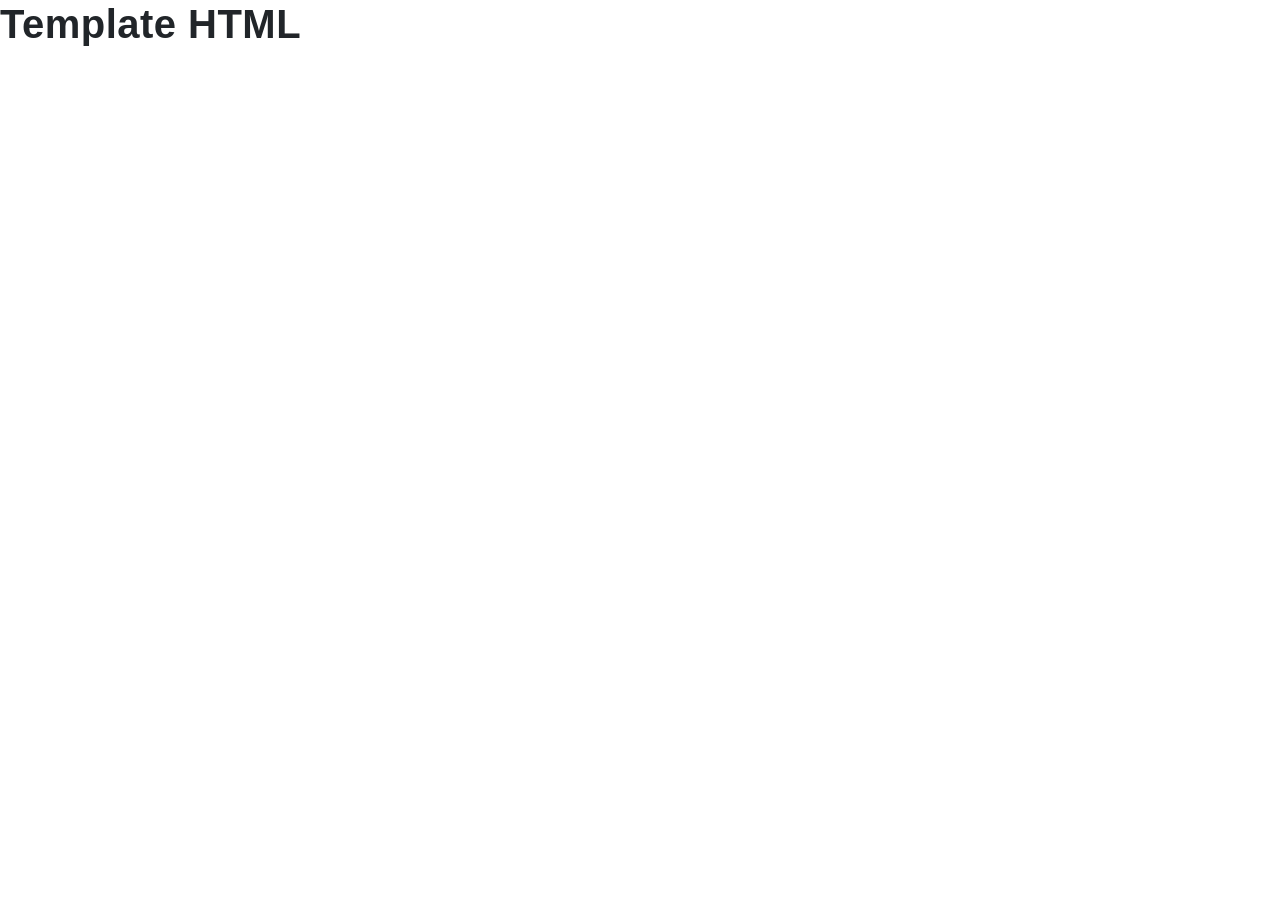
<file: 01-blank.html>
<!DOCTYPE html>
<html lang="en">
  <head>
    <title>Miles Coffee</title>
    <meta charset="utf-8">
    <meta http-equiv="X-UA-Compatible" content="IE=edge">
    <meta name="viewport" content="width=device-width, initial-scale=1.0">
    <meta name="format-detection" content="telephone=no">
    <meta name="apple-mobile-web-app-capable" content="yes">
    <meta name="author" content="">
    <meta name="keywords" content="">
    <meta name="description" content="">

    <link rel="stylesheet" href="https://cdn.jsdelivr.net/npm/swiper@9/swiper-bundle.min.css">
    <link href="https://cdn.jsdelivr.net/npm/bootstrap@5.3.0-alpha3/dist/css/bootstrap.min.css" rel="stylesheet" integrity="sha384-KK94CHFLLe+nY2dmCWGMq91rCGa5gtU4mk92HdvYe+M/SXH301p5ILy+dN9+nJOZ" crossorigin="anonymous">
    <link rel="stylesheet" type="text/css" href="css/vendor.css">
    <link rel="stylesheet" type="text/css" href="style.css">

    <link rel="preconnect" href="https://fonts.googleapis.com">
    <link rel="preconnect" href="https://fonts.gstatic.com" crossorigin>
    <link href="https://fonts.googleapis.com/css2?family=Nunito:wght@400;700&family=Open+Sans:ital,wght@0,400;0,700;1,400;1,700&display=swap" rel="stylesheet">


    <link rel="apple-touch-icon" sizes="57x57" href="images/apple-icon-57x57.png">
    <link rel="apple-touch-icon" sizes="60x60" href="images/apple-icon-60x60.png">
    <link rel="apple-touch-icon" sizes="72x72" href="images/apple-icon-72x72.png">
    <link rel="apple-touch-icon" sizes="76x76" href="images/apple-icon-76x76.png">
    <link rel="apple-touch-icon" sizes="114x114" href="images/apple-icon-114x114.png">
    <link rel="apple-touch-icon" sizes="120x120" href="images/apple-icon-120x120.png">
    <link rel="apple-touch-icon" sizes="144x144" href="images/apple-icon-144x144.png">
    <link rel="apple-touch-icon" sizes="152x152" href="images/apple-icon-152x152.png">
    <link rel="apple-touch-icon" sizes="180x180" href="images/apple-icon-180x180.png">
    <link rel="icon" type="image/png" sizes="192x192"  href="images/android-icon-192x192.png">
    <link rel="icon" type="image/png" sizes="32x32" href="images/favicon-32x32.png">
    <link rel="icon" type="image/png" sizes="96x96" href="images/favicon-96x96.png">
    <link rel="icon" type="image/png" sizes="16x16" href="images/favicon-16x16.png">
    <link rel="manifest" href="images/manifest.json">
    <meta name="msapplication-TileColor" content="#ffffff">
    <meta name="msapplication-TileImage" content="images/ms-icon-144x144.png">
    <meta name="theme-color" content="#ffffff">
  </head>

  <body>
    <h1>Template HTML </h1>
  </body>
</html>
</file>
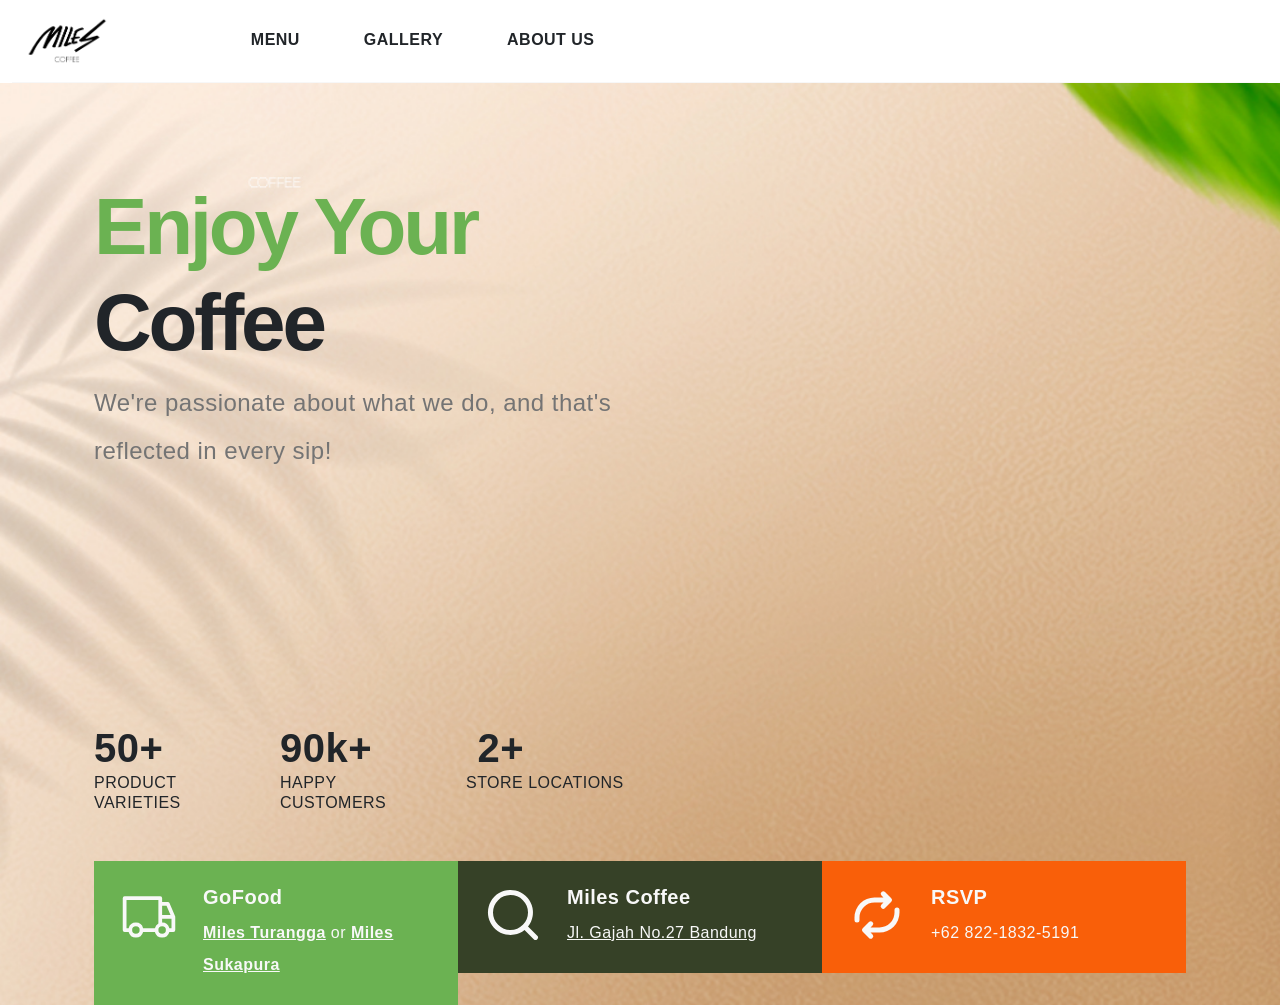
<file: 03-hero.html>
<!DOCTYPE html>
<html lang="en">
  <head>
    <title>Miles Coffee</title>
    <meta charset="utf-8">
    <meta http-equiv="X-UA-Compatible" content="IE=edge">
    <meta name="viewport" content="width=device-width, initial-scale=1.0">
    <meta name="format-detection" content="telephone=no">
    <meta name="apple-mobile-web-app-capable" content="yes">
    <meta name="author" content="">
    <meta name="keywords" content="">
    <meta name="description" content="">

    <link rel="stylesheet" href="https://cdn.jsdelivr.net/npm/swiper@9/swiper-bundle.min.css">
    <link href="https://cdn.jsdelivr.net/npm/bootstrap@5.3.0-alpha3/dist/css/bootstrap.min.css" rel="stylesheet" integrity="sha384-KK94CHFLLe+nY2dmCWGMq91rCGa5gtU4mk92HdvYe+M/SXH301p5ILy+dN9+nJOZ" crossorigin="anonymous">
    <link rel="stylesheet" type="text/css" href="css/vendor.css">
    <link rel="stylesheet" type="text/css" href="style.css">

    <link rel="preconnect" href="https://fonts.googleapis.com">
    <link rel="preconnect" href="https://fonts.gstatic.com" crossorigin>
    <link href="https://fonts.googleapis.com/css2?family=Nunito:wght@400;700&family=Open+Sans:ital,wght@0,400;0,700;1,400;1,700&display=swap" rel="stylesheet">


    <link rel="apple-touch-icon" sizes="57x57" href="images/apple-icon-57x57.png">
    <link rel="apple-touch-icon" sizes="60x60" href="images/apple-icon-60x60.png">
    <link rel="apple-touch-icon" sizes="72x72" href="images/apple-icon-72x72.png">
    <link rel="apple-touch-icon" sizes="76x76" href="images/apple-icon-76x76.png">
    <link rel="apple-touch-icon" sizes="114x114" href="images/apple-icon-114x114.png">
    <link rel="apple-touch-icon" sizes="120x120" href="images/apple-icon-120x120.png">
    <link rel="apple-touch-icon" sizes="144x144" href="images/apple-icon-144x144.png">
    <link rel="apple-touch-icon" sizes="152x152" href="images/apple-icon-152x152.png">
    <link rel="apple-touch-icon" sizes="180x180" href="images/apple-icon-180x180.png">
    <link rel="icon" type="image/png" sizes="192x192"  href="images/android-icon-192x192.png">
    <link rel="icon" type="image/png" sizes="32x32" href="images/favicon-32x32.png">
    <link rel="icon" type="image/png" sizes="96x96" href="images/favicon-96x96.png">
    <link rel="icon" type="image/png" sizes="16x16" href="images/favicon-16x16.png">
    <link rel="manifest" href="images/manifest.json">
    <meta name="msapplication-TileColor" content="#ffffff">
    <meta name="msapplication-TileImage" content="images/ms-icon-144x144.png">
    <meta name="theme-color" content="#ffffff">
  </head>

  <body>

    <!-- ICONS-->
    <svg xmlns="http://www.w3.org/2000/svg" style="display: none;">
      <defs>
        <symbol xmlns="http://www.w3.org/2000/svg" id="facebook" viewBox="0 0 24 24"><path fill="currentColor" d="M15.12 5.32H17V2.14A26.11 26.11 0 0 0 14.26 2c-2.72 0-4.58 1.66-4.58 4.7v2.62H6.61v3.56h3.07V22h3.68v-9.12h3.06l.46-3.56h-3.52V7.05c0-1.05.28-1.73 1.76-1.73Z"/></symbol>
        <symbol xmlns="http://www.w3.org/2000/svg" id="twitter" viewBox="0 0 24 24"><path fill="currentColor" d="M22.991 3.95a1 1 0 0 0-1.51-.86a7.48 7.48 0 0 1-1.874.794a5.152 5.152 0 0 0-3.374-1.242a5.232 5.232 0 0 0-5.223 5.063a11.032 11.032 0 0 1-6.814-3.924a1.012 1.012 0 0 0-.857-.365a.999.999 0 0 0-.785.5a5.276 5.276 0 0 0-.242 4.769l-.002.001a1.041 1.041 0 0 0-.496.89a3.042 3.042 0 0 0 .027.439a5.185 5.185 0 0 0 1.568 3.312a.998.998 0 0 0-.066.77a5.204 5.204 0 0 0 2.362 2.922a7.465 7.465 0 0 1-3.59.448A1 1 0 0 0 1.45 19.3a12.942 12.942 0 0 0 7.01 2.061a12.788 12.788 0 0 0 12.465-9.363a12.822 12.822 0 0 0 .535-3.646l-.001-.2a5.77 5.77 0 0 0 1.532-4.202Zm-3.306 3.212a.995.995 0 0 0-.234.702c.01.165.009.331.009.488a10.824 10.824 0 0 1-.454 3.08a10.685 10.685 0 0 1-10.546 7.93a10.938 10.938 0 0 1-2.55-.301a9.48 9.48 0 0 0 2.942-1.564a1 1 0 0 0-.602-1.786a3.208 3.208 0 0 1-2.214-.935q.224-.042.445-.105a1 1 0 0 0-.08-1.943a3.198 3.198 0 0 1-2.25-1.726a5.3 5.3 0 0 0 .545.046a1.02 1.02 0 0 0 .984-.696a1 1 0 0 0-.4-1.137a3.196 3.196 0 0 1-1.425-2.673c0-.066.002-.133.006-.198a13.014 13.014 0 0 0 8.21 3.48a1.02 1.02 0 0 0 .817-.36a1 1 0 0 0 .206-.867a3.157 3.157 0 0 1-.087-.729a3.23 3.23 0 0 1 3.226-3.226a3.184 3.184 0 0 1 2.345 1.02a.993.993 0 0 0 .921.298a9.27 9.27 0 0 0 1.212-.322a6.681 6.681 0 0 1-1.026 1.524Z"/></symbol>
        <symbol xmlns="http://www.w3.org/2000/svg" id="youtube" viewBox="0 0 24 24"><path fill="currentColor" d="M23 9.71a8.5 8.5 0 0 0-.91-4.13a2.92 2.92 0 0 0-1.72-1A78.36 78.36 0 0 0 12 4.27a78.45 78.45 0 0 0-8.34.3a2.87 2.87 0 0 0-1.46.74c-.9.83-1 2.25-1.1 3.45a48.29 48.29 0 0 0 0 6.48a9.55 9.55 0 0 0 .3 2a3.14 3.14 0 0 0 .71 1.36a2.86 2.86 0 0 0 1.49.78a45.18 45.18 0 0 0 6.5.33c3.5.05 6.57 0 10.2-.28a2.88 2.88 0 0 0 1.53-.78a2.49 2.49 0 0 0 .61-1a10.58 10.58 0 0 0 .52-3.4c.04-.56.04-3.94.04-4.54ZM9.74 14.85V8.66l5.92 3.11c-1.66.92-3.85 1.96-5.92 3.08Z"/></symbol>
        <symbol xmlns="http://www.w3.org/2000/svg" id="instagram" viewBox="0 0 24 24"><path fill="currentColor" d="M17.34 5.46a1.2 1.2 0 1 0 1.2 1.2a1.2 1.2 0 0 0-1.2-1.2Zm4.6 2.42a7.59 7.59 0 0 0-.46-2.43a4.94 4.94 0 0 0-1.16-1.77a4.7 4.7 0 0 0-1.77-1.15a7.3 7.3 0 0 0-2.43-.47C15.06 2 14.72 2 12 2s-3.06 0-4.12.06a7.3 7.3 0 0 0-2.43.47a4.78 4.78 0 0 0-1.77 1.15a4.7 4.7 0 0 0-1.15 1.77a7.3 7.3 0 0 0-.47 2.43C2 8.94 2 9.28 2 12s0 3.06.06 4.12a7.3 7.3 0 0 0 .47 2.43a4.7 4.7 0 0 0 1.15 1.77a4.78 4.78 0 0 0 1.77 1.15a7.3 7.3 0 0 0 2.43.47C8.94 22 9.28 22 12 22s3.06 0 4.12-.06a7.3 7.3 0 0 0 2.43-.47a4.7 4.7 0 0 0 1.77-1.15a4.85 4.85 0 0 0 1.16-1.77a7.59 7.59 0 0 0 .46-2.43c0-1.06.06-1.4.06-4.12s0-3.06-.06-4.12ZM20.14 16a5.61 5.61 0 0 1-.34 1.86a3.06 3.06 0 0 1-.75 1.15a3.19 3.19 0 0 1-1.15.75a5.61 5.61 0 0 1-1.86.34c-1 .05-1.37.06-4 .06s-3 0-4-.06a5.73 5.73 0 0 1-1.94-.3a3.27 3.27 0 0 1-1.1-.75a3 3 0 0 1-.74-1.15a5.54 5.54 0 0 1-.4-1.9c0-1-.06-1.37-.06-4s0-3 .06-4a5.54 5.54 0 0 1 .35-1.9A3 3 0 0 1 5 5a3.14 3.14 0 0 1 1.1-.8A5.73 5.73 0 0 1 8 3.86c1 0 1.37-.06 4-.06s3 0 4 .06a5.61 5.61 0 0 1 1.86.34a3.06 3.06 0 0 1 1.19.8a3.06 3.06 0 0 1 .75 1.1a5.61 5.61 0 0 1 .34 1.9c.05 1 .06 1.37.06 4s-.01 3-.06 4ZM12 6.87A5.13 5.13 0 1 0 17.14 12A5.12 5.12 0 0 0 12 6.87Zm0 8.46A3.33 3.33 0 1 1 15.33 12A3.33 3.33 0 0 1 12 15.33Z"/></symbol>
        <symbol xmlns="http://www.w3.org/2000/svg" id="amazon" viewBox="0 0 24 24"><path fill="currentColor" d="M1.04 17.52q.1-.16.32-.02a21.308 21.308 0 0 0 10.88 2.9a21.524 21.524 0 0 0 7.74-1.46q.1-.04.29-.12t.27-.12a.356.356 0 0 1 .47.12q.17.24-.11.44q-.36.26-.92.6a14.99 14.99 0 0 1-3.84 1.58A16.175 16.175 0 0 1 12 22a16.017 16.017 0 0 1-5.9-1.09a16.246 16.246 0 0 1-4.98-3.07a.273.273 0 0 1-.12-.2a.215.215 0 0 1 .04-.12Zm6.02-5.7a4.036 4.036 0 0 1 .68-2.36A4.197 4.197 0 0 1 9.6 7.98a10.063 10.063 0 0 1 2.66-.66q.54-.06 1.76-.16v-.34a3.562 3.562 0 0 0-.28-1.72a1.5 1.5 0 0 0-1.32-.6h-.16a2.189 2.189 0 0 0-1.14.42a1.64 1.64 0 0 0-.62 1a.508.508 0 0 1-.4.46L7.8 6.1q-.34-.08-.34-.36a.587.587 0 0 1 .02-.14a3.834 3.834 0 0 1 1.67-2.64A6.268 6.268 0 0 1 12.26 2h.5a5.054 5.054 0 0 1 3.56 1.18a3.81 3.81 0 0 1 .37.43a3.875 3.875 0 0 1 .27.41a2.098 2.098 0 0 1 .18.52q.08.34.12.47a2.856 2.856 0 0 1 .06.56q.02.43.02.51v4.84a2.868 2.868 0 0 0 .15.95a2.475 2.475 0 0 0 .29.62q.14.19.46.61a.599.599 0 0 1 .12.32a.346.346 0 0 1-.16.28q-1.66 1.44-1.8 1.56a.557.557 0 0 1-.58.04q-.28-.24-.49-.46t-.3-.32a4.466 4.466 0 0 1-.29-.39q-.2-.29-.28-.39a4.91 4.91 0 0 1-2.2 1.52a6.038 6.038 0 0 1-1.68.2a3.505 3.505 0 0 1-2.53-.95a3.553 3.553 0 0 1-.99-2.69Zm3.44-.4a1.895 1.895 0 0 0 .39 1.25a1.294 1.294 0 0 0 1.05.47a1.022 1.022 0 0 0 .17-.02a1.022 1.022 0 0 1 .15-.02a2.033 2.033 0 0 0 1.3-1.08a3.13 3.13 0 0 0 .33-.83a3.8 3.8 0 0 0 .12-.73q.01-.28.01-.92v-.5a7.287 7.287 0 0 0-1.76.16a2.144 2.144 0 0 0-1.76 2.22Zm8.4 6.44a.626.626 0 0 1 .12-.16a3.14 3.14 0 0 1 .96-.46a6.52 6.52 0 0 1 1.48-.22a1.195 1.195 0 0 1 .38.02q.9.08 1.08.3a.655.655 0 0 1 .08.36v.14a4.56 4.56 0 0 1-.38 1.65a3.84 3.84 0 0 1-1.06 1.53a.302.302 0 0 1-.18.08a.177.177 0 0 1-.08-.02q-.12-.06-.06-.22a7.632 7.632 0 0 0 .74-2.42a.513.513 0 0 0-.08-.32q-.2-.24-1.12-.24q-.34 0-.8.04q-.5.06-.92.12a.232.232 0 0 1-.16-.04a.065.065 0 0 1-.02-.08a.153.153 0 0 1 .02-.06Z"/></symbol>

        <symbol xmlns="http://www.w3.org/2000/svg" id="menu" viewBox="0 0 24 24"><path fill="currentColor" d="M2 6a1 1 0 0 1 1-1h18a1 1 0 1 1 0 2H3a1 1 0 0 1-1-1m0 6.032a1 1 0 0 1 1-1h18a1 1 0 1 1 0 2H3a1 1 0 0 1-1-1m1 5.033a1 1 0 1 0 0 2h18a1 1 0 0 0 0-2z"/></symbol>
        <symbol xmlns="http://www.w3.org/2000/svg" id="link" viewBox="0 0 24 24"><path fill="currentColor" d="M12 19a1 1 0 1 0-1-1a1 1 0 0 0 1 1Zm5 0a1 1 0 1 0-1-1a1 1 0 0 0 1 1Zm0-4a1 1 0 1 0-1-1a1 1 0 0 0 1 1Zm-5 0a1 1 0 1 0-1-1a1 1 0 0 0 1 1Zm7-12h-1V2a1 1 0 0 0-2 0v1H8V2a1 1 0 0 0-2 0v1H5a3 3 0 0 0-3 3v14a3 3 0 0 0 3 3h14a3 3 0 0 0 3-3V6a3 3 0 0 0-3-3Zm1 17a1 1 0 0 1-1 1H5a1 1 0 0 1-1-1v-9h16Zm0-11H4V6a1 1 0 0 1 1-1h1v1a1 1 0 0 0 2 0V5h8v1a1 1 0 0 0 2 0V5h1a1 1 0 0 1 1 1ZM7 15a1 1 0 1 0-1-1a1 1 0 0 0 1 1Zm0 4a1 1 0 1 0-1-1a1 1 0 0 0 1 1Z"/></symbol>
        <symbol xmlns="http://www.w3.org/2000/svg" id="arrow-right" viewBox="0 0 24 24"><path fill="currentColor" d="M17.92 11.62a1 1 0 0 0-.21-.33l-5-5a1 1 0 0 0-1.42 1.42l3.3 3.29H7a1 1 0 0 0 0 2h7.59l-3.3 3.29a1 1 0 0 0 0 1.42a1 1 0 0 0 1.42 0l5-5a1 1 0 0 0 .21-.33a1 1 0 0 0 0-.76Z"/></symbol>
        <symbol xmlns="http://www.w3.org/2000/svg" id="category" viewBox="0 0 24 24"><path fill="currentColor" d="M19 5.5h-6.28l-.32-1a3 3 0 0 0-2.84-2H5a3 3 0 0 0-3 3v13a3 3 0 0 0 3 3h14a3 3 0 0 0 3-3v-10a3 3 0 0 0-3-3Zm1 13a1 1 0 0 1-1 1H5a1 1 0 0 1-1-1v-13a1 1 0 0 1 1-1h4.56a1 1 0 0 1 .95.68l.54 1.64a1 1 0 0 0 .95.68h7a1 1 0 0 1 1 1Z"/></symbol>
        <symbol xmlns="http://www.w3.org/2000/svg" id="calendar" viewBox="0 0 24 24"><path fill="currentColor" d="M19 4h-2V3a1 1 0 0 0-2 0v1H9V3a1 1 0 0 0-2 0v1H5a3 3 0 0 0-3 3v12a3 3 0 0 0 3 3h14a3 3 0 0 0 3-3V7a3 3 0 0 0-3-3Zm1 15a1 1 0 0 1-1 1H5a1 1 0 0 1-1-1v-7h16Zm0-9H4V7a1 1 0 0 1 1-1h2v1a1 1 0 0 0 2 0V6h6v1a1 1 0 0 0 2 0V6h2a1 1 0 0 1 1 1Z"/></symbol>
        <symbol xmlns="http://www.w3.org/2000/svg" id="heart" viewBox="0 0 24 24"><path fill="currentColor" d="M20.16 4.61A6.27 6.27 0 0 0 12 4a6.27 6.27 0 0 0-8.16 9.48l7.45 7.45a1 1 0 0 0 1.42 0l7.45-7.45a6.27 6.27 0 0 0 0-8.87Zm-1.41 7.46L12 18.81l-6.75-6.74a4.28 4.28 0 0 1 3-7.3a4.25 4.25 0 0 1 3 1.25a1 1 0 0 0 1.42 0a4.27 4.27 0 0 1 6 6.05Z"/></symbol>
        <symbol xmlns="http://www.w3.org/2000/svg" id="plus" viewBox="0 0 24 24"><path fill="currentColor" d="M19 11h-6V5a1 1 0 0 0-2 0v6H5a1 1 0 0 0 0 2h6v6a1 1 0 0 0 2 0v-6h6a1 1 0 0 0 0-2Z"/></symbol>
        <symbol xmlns="http://www.w3.org/2000/svg" id="minus" viewBox="0 0 24 24"><path fill="currentColor" d="M19 11H5a1 1 0 0 0 0 2h14a1 1 0 0 0 0-2Z"/></symbol>
        <symbol xmlns="http://www.w3.org/2000/svg" id="cart" viewBox="0 0 24 24"><path fill="currentColor" d="M8.5 19a1.5 1.5 0 1 0 1.5 1.5A1.5 1.5 0 0 0 8.5 19ZM19 16H7a1 1 0 0 1 0-2h8.491a3.013 3.013 0 0 0 2.885-2.176l1.585-5.55A1 1 0 0 0 19 5H6.74a3.007 3.007 0 0 0-2.82-2H3a1 1 0 0 0 0 2h.921a1.005 1.005 0 0 1 .962.725l.155.545v.005l1.641 5.742A3 3 0 0 0 7 18h12a1 1 0 0 0 0-2Zm-1.326-9l-1.22 4.274a1.005 1.005 0 0 1-.963.726H8.754l-.255-.892L7.326 7ZM16.5 19a1.5 1.5 0 1 0 1.5 1.5a1.5 1.5 0 0 0-1.5-1.5Z"/></symbol>
        <symbol xmlns="http://www.w3.org/2000/svg" id="check" viewBox="0 0 24 24"><path fill="currentColor" d="M18.71 7.21a1 1 0 0 0-1.42 0l-7.45 7.46l-3.13-3.14A1 1 0 1 0 5.29 13l3.84 3.84a1 1 0 0 0 1.42 0l8.16-8.16a1 1 0 0 0 0-1.47Z"/></symbol>
        <symbol xmlns="http://www.w3.org/2000/svg" id="trash" viewBox="0 0 24 24"><path fill="currentColor" d="M10 18a1 1 0 0 0 1-1v-6a1 1 0 0 0-2 0v6a1 1 0 0 0 1 1ZM20 6h-4V5a3 3 0 0 0-3-3h-2a3 3 0 0 0-3 3v1H4a1 1 0 0 0 0 2h1v11a3 3 0 0 0 3 3h8a3 3 0 0 0 3-3V8h1a1 1 0 0 0 0-2ZM10 5a1 1 0 0 1 1-1h2a1 1 0 0 1 1 1v1h-4Zm7 14a1 1 0 0 1-1 1H8a1 1 0 0 1-1-1V8h10Zm-3-1a1 1 0 0 0 1-1v-6a1 1 0 0 0-2 0v6a1 1 0 0 0 1 1Z"/></symbol>
        <symbol xmlns="http://www.w3.org/2000/svg" id="search" viewBox="0 0 24 24"><path fill="currentColor" d="M21.71 20.29L18 16.61A9 9 0 1 0 16.61 18l3.68 3.68a1 1 0 0 0 1.42 0a1 1 0 0 0 0-1.39ZM11 18a7 7 0 1 1 7-7a7 7 0 0 1-7 7Z"/></symbol>
        <symbol xmlns="http://www.w3.org/2000/svg" id="close" viewBox="0 0 15 15"><path fill="currentColor" d="M7.953 3.788a.5.5 0 0 0-.906 0L6.08 5.85l-2.154.33a.5.5 0 0 0-.283.843l1.574 1.613l-.373 2.284a.5.5 0 0 0 .736.518l1.92-1.063l1.921 1.063a.5.5 0 0 0 .736-.519l-.373-2.283l1.574-1.613a.5.5 0 0 0-.283-.844L8.921 5.85l-.968-2.062Z"/></symbol>
        
        <symbol xmlns="http://www.w3.org/2000/svg" id="package" viewBox="0 0 48 48"><path fill="none" stroke="currentColor" stroke-linecap="round" stroke-linejoin="round" d="m24 13.264l7.288 4.21L24 21.681l-7.288-4.209Z"/><path fill="none" stroke="currentColor" stroke-linecap="round" stroke-linejoin="round" d="M16.712 17.473v8.418L24 30.101l7.288-4.21v-8.418M24 30.1v-8.418"/><path fill="none" stroke="currentColor" stroke-linecap="round" stroke-linejoin="round" d="M40.905 21.405a16.905 16.905 0 1 0-23.389 15.611L24 43.5l6.484-6.484a16.906 16.906 0 0 0 10.42-15.611"/></symbol>
        <symbol xmlns="http://www.w3.org/2000/svg" id="secure" viewBox="0 0 48 48"><path fill="none" stroke="currentColor" stroke-linecap="round" stroke-linejoin="round" d="M14.134 36V20.11h19.732M19.279 36h14.587V25.45"/><path fill="none" stroke="currentColor" stroke-linecap="round" stroke-linejoin="round" d="m19.246 26.606l4.135 4.135l5.373-5.372m-8.934-9.282a4.087 4.087 0 1 1 8.174 0m0 0v4.023m-8.172-4.108v4.108"/><path fill="none" stroke="currentColor" stroke-linecap="round" stroke-linejoin="round" d="M30.288 44.566a21.516 21.516 0 1 1 9.69-6.18"/></symbol>
        <symbol xmlns="http://www.w3.org/2000/svg" id="quality" viewBox="0 0 48 48"><path fill="none" stroke="currentColor" stroke-linecap="round" stroke-linejoin="round" d="m30.59 13.45l4.77 2.94L24 34.68l-10.33-7l3.11-4.6l5.52 3.71l8.26-13.38Z"/><path fill="none" stroke="currentColor" stroke-linecap="round" stroke-linejoin="round" d="M24 4.5s-11.26 2-15.25 2v20a11.16 11.16 0 0 0 .8 4.1a15 15 0 0 0 2 3.61a22 22 0 0 0 2.81 3.07a34.47 34.47 0 0 0 3 2.48a34 34 0 0 0 2.89 1.86c1 .59 1.71 1 2.13 1.19l1 .49a1.44 1.44 0 0 0 1.24 0l1-.49c.42-.2 1.13-.6 2.13-1.19a34 34 0 0 0 2.89-1.86a34.47 34.47 0 0 0 3-2.48a22 22 0 0 0 2.81-3.07a15 15 0 0 0 2-3.61a11.16 11.16 0 0 0 .8-4.1v-20c-3.99.03-15.25-2-15.25-2"/></symbol>
        <symbol xmlns="http://www.w3.org/2000/svg" id="savings" viewBox="0 0 48 48"><circle cx="24" cy="24" r="21.5" fill="none" stroke="currentColor" stroke-linecap="round" stroke-linejoin="round"/><path fill="none" stroke="currentColor" stroke-linecap="round" stroke-linejoin="round" d="M12.5 23.684a3.298 3.298 0 0 1 5.63-2.332l3.212 3.212h0l8.53-8.53a3.298 3.298 0 0 1 5.628 2.333h0c0 .875-.348 1.714-.966 2.333L22.983 32.25a2.321 2.321 0 0 1-3.283 0l-6.234-6.233a3.298 3.298 0 0 1-.966-2.333"/></symbol>
        <symbol xmlns="http://www.w3.org/2000/svg" id="offers" viewBox="0 0 48 48"><path fill="none" stroke="currentColor" stroke-linecap="round" stroke-linejoin="round" d="m41.556 39.297l-22.022 3.11a1.097 1.097 0 0 1-1.245-.97l-2.352-22.311a1.097 1.097 0 0 1 1.08-1.213l24.238-.229a1.097 1.097 0 0 1 1.108 1.09l.137 19.429c.004.55-.4 1.017-.944 1.094M26.1 25.258v2.579m8.494-2.731v2.175"/><path fill="none" stroke="currentColor" stroke-linecap="round" stroke-linejoin="round" d="M34.343 32.346c-1.437.828-1.926 1.198-2.774 1.988c-1.19-.457-2.284-1.228-3.797-1.456m-15.953 8.721l-3.49-1.6a1.12 1.12 0 0 1-.643-.863L5.511 23.593c-.056-.4.108-.8.43-1.046l3.15-2.406a1.257 1.257 0 0 1 2.014.874l1.966 19.69a.887.887 0 0 1-1.252.894m11.989-28.112c.214-.456.964-1.716 2.76-3.618c3.108-3.323 4.26-4.288 4.26-4.288s1.42.75 3.27 3.109c1.876 2.358 1.93 3.832 1.93 3.832s.67-.08-4.797 1.688c-3.055.991-4.368 1.152-4.931 1.152"/><path fill="none" stroke="currentColor" stroke-linecap="round" stroke-linejoin="round" d="M26.97 17.828v-.054c0-.884-.241-1.715-.67-2.412c-.563-.91-1.447-1.608-2.492-1.876a3.58 3.58 0 0 0-1.072-.16c-.429 0-.858.053-1.233.214c-1.152.348-2.063 1.18-2.573 2.278a4.747 4.747 0 0 0-.428 1.956v.134"/><path fill="none" stroke="currentColor" stroke-linecap="round" stroke-linejoin="round" d="M18.93 15.818c-.562-.107-1.5-.349-3.135-.884c-2.304-.75-3.43-1.528-3.43-1.528s-.456-1.393 1.045-3.296s2.653-2.52 2.653-2.52s.911.778 3.43 3.485c1.26 1.313 1.796 2.09 2.01 2.465h.027"/></symbol>
        
        <symbol xmlns="http://www.w3.org/2000/svg" id="delivery" viewBox="0 0 32 32"><path fill="currentColor" d="m29.92 16.61l-3-7A1 1 0 0 0 26 9h-3V7a1 1 0 0 0-1-1H3a1 1 0 0 0-1 1v17a1 1 0 0 0 1 1h2.14a4 4 0 0 0 7.72 0h6.28a4 4 0 0 0 7.72 0H29a1 1 0 0 0 1-1v-7a1 1 0 0 0-.08-.39M23 11h2.34l2.14 5H23ZM9 26a2 2 0 1 1 2-2a2 2 0 0 1-2 2m10.14-3h-6.28a4 4 0 0 0-7.72 0H4V8h17v12.56A4 4 0 0 0 19.14 23M23 26a2 2 0 1 1 2-2a2 2 0 0 1-2 2m5-3h-1.14A4 4 0 0 0 23 20v-2h5Z"/></symbol>
        <symbol xmlns="http://www.w3.org/2000/svg" id="Miles Coffee" viewBox="0 0 24 24"><path fill="currentColor" d="M0 2.84c1.402 2.71 1.445 5.241 2.977 10.4c1.855 5.341 8.703 5.701 9.21 5.711c.46.726 1.513 1.704 3.926 2.21l.268-1.272c-2.082-.436-2.844-1.239-3.106-1.68l-.005.006c.087-.484 1.523-5.377-1.323-9.352C7.182 3.583 0 2.84 0 2.84m24 .84c-3.898.611-4.293-.92-11.473 3.093a11.879 11.879 0 0 1 2.625 10.05c3.723-1.486 5.166-3.976 5.606-6.466c0 0 1.27-4.716 3.242-6.677M12.527 6.773l-.002-.002v.004zM2.643 5.22s5.422 1.426 8.543 11.543c-2.945-.889-4.203-3.796-4.63-5.168h.006a15.863 15.863 0 0 0-3.92-6.375z"/></symbol>
        <symbol xmlns="http://www.w3.org/2000/svg" id="fresh" viewBox="0 0 24 24"><g fill="none"><path d="M24 0v24H0V0zM12.594 23.258l-.012.002l-.071.035l-.02.004l-.014-.004l-.071-.036c-.01-.003-.019 0-.024.006l-.004.01l-.017.428l.005.02l.01.013l.104.074l.015.004l.012-.004l.104-.074l.012-.016l.004-.017l-.017-.427c-.002-.01-.009-.017-.016-.018m.264-.113l-.014.002l-.184.093l-.01.01l-.003.011l.018.43l.005.012l.008.008l.201.092c.012.004.023 0 .029-.008l.004-.014l-.034-.614c-.003-.012-.01-.02-.02-.022m-.715.002a.023.023 0 0 0-.027.006l-.006.014l-.034.614c0 .012.007.02.017.024l.015-.002l.201-.093l.01-.008l.003-.011l.018-.43l-.003-.012l-.01-.01z"/><path fill="currentColor" d="M20 9a1 1 0 0 1 1 1v1a8 8 0 0 1-8 8H9.414l.793.793a1 1 0 0 1-1.414 1.414l-2.496-2.496a.997.997 0 0 1-.287-.567L6 17.991a.996.996 0 0 1 .237-.638l.056-.06l2.5-2.5a1 1 0 0 1 1.414 1.414L9.414 17H13a6 6 0 0 0 6-6v-1a1 1 0 0 1 1-1m-4.793-6.207l2.5 2.5a1 1 0 0 1 0 1.414l-2.5 2.5a1 1 0 1 1-1.414-1.414L14.586 7H11a6 6 0 0 0-6 6v1a1 1 0 1 1-2 0v-1a8 8 0 0 1 8-8h3.586l-.793-.793a1 1 0 0 1 1.414-1.414"/></g></symbol>

        <symbol xmlns="http://www.w3.org/2000/svg" id="star-full" viewBox="0 0 24 24"><path fill="currentColor" d="m3.1 11.3l3.6 3.3l-1 4.6c-.1.6.1 1.2.6 1.5c.2.2.5.3.8.3c.2 0 .4 0 .6-.1c0 0 .1 0 .1-.1l4.1-2.3l4.1 2.3s.1 0 .1.1c.5.2 1.1.2 1.5-.1c.5-.3.7-.9.6-1.5l-1-4.6c.4-.3 1-.9 1.6-1.5l1.9-1.7l.1-.1c.4-.4.5-1 .3-1.5s-.6-.9-1.2-1h-.1l-4.7-.5l-1.9-4.3s0-.1-.1-.1c-.1-.7-.6-1-1.1-1c-.5 0-1 .3-1.3.8c0 0 0 .1-.1.1L8.7 8.2L4 8.7h-.1c-.5.1-1 .5-1.2 1c-.1.6 0 1.2.4 1.6"/></symbol>
        <symbol xmlns="http://www.w3.org/2000/svg" id="star-half" viewBox="0 0 24 24"><path fill="currentColor" d="m3.1 11.3l3.6 3.3l-1 4.6c-.1.6.1 1.2.6 1.5c.2.2.5.3.8.3c.2 0 .4 0 .6-.1c0 0 .1 0 .1-.1l4.1-2.3l4.1 2.3s.1 0 .1.1c.5.2 1.1.2 1.5-.1c.5-.3.7-.9.6-1.5l-1-4.6c.4-.3 1-.9 1.6-1.5l1.9-1.7l.1-.1c.4-.4.5-1 .3-1.5s-.6-.9-1.2-1h-.1l-4.7-.5l-1.9-4.3s0-.1-.1-.1c-.1-.7-.6-1-1.1-1c-.5 0-1 .3-1.3.8c0 0 0 .1-.1.1L8.7 8.2L4 8.7h-.1c-.5.1-1 .5-1.2 1c-.1.6 0 1.2.4 1.6m8.9 5V5.8l1.7 3.8c.1.3.5.5.8.6l4.2.5l-3.1 2.8c-.3.2-.4.6-.3 1c0 .2.5 2.2.8 4.1l-3.6-2.1c-.2-.2-.3-.2-.5-.2"/></symbol>

        <symbol xmlns="http://www.w3.org/2000/svg" id="user" viewBox="0 0 24 24"><g fill="none" stroke="currentColor" stroke-width="1.5"><circle cx="12" cy="9" r="3"/><circle cx="12" cy="12" r="10"/><path stroke-linecap="round" d="M17.97 20c-.16-2.892-1.045-5-5.97-5s-5.81 2.108-5.97 5"/></g></symbol>
        <symbol xmlns="http://www.w3.org/2000/svg" id="wishlist" viewBox="0 0 24 24"><g fill="none" stroke="currentColor" stroke-width="1.5"><path d="M21 16.09v-4.992c0-4.29 0-6.433-1.318-7.766C18.364 2 16.242 2 12 2C7.757 2 5.636 2 4.318 3.332C3 4.665 3 6.81 3 11.098v4.993c0 3.096 0 4.645.734 5.321c.35.323.792.526 1.263.58c.987.113 2.14-.907 4.445-2.946c1.02-.901 1.529-1.352 2.118-1.47c.29-.06.59-.06.88 0c.59.118 1.099.569 2.118 1.47c2.305 2.039 3.458 3.059 4.445 2.945c.47-.053.913-.256 1.263-.579c.734-.676.734-2.224.734-5.321Z"/><path stroke-linecap="round" d="M15 6H9"/></g></symbol>
        <symbol xmlns="http://www.w3.org/2000/svg" id="shopping-bag" viewBox="0 0 24 24"><g fill="none" stroke="currentColor" stroke-width="1.5"><path d="M3.864 16.455c-.858-3.432-1.287-5.147-.386-6.301C4.378 9 6.148 9 9.685 9h4.63c3.538 0 5.306 0 6.207 1.154c.901 1.153.472 2.87-.386 6.301c-.546 2.183-.818 3.274-1.632 3.91c-.814.635-1.939.635-4.189.635h-4.63c-2.25 0-3.375 0-4.189-.635c-.814-.636-1.087-1.727-1.632-3.91Z"/><path d="m19.5 9.5l-.71-2.605c-.274-1.005-.411-1.507-.692-1.886A2.5 2.5 0 0 0 17 4.172C16.56 4 16.04 4 15 4M4.5 9.5l.71-2.605c.274-1.005.411-1.507.692-1.886A2.5 2.5 0 0 1 7 4.172C7.44 4 7.96 4 9 4"/><path d="M9 4a1 1 0 0 1 1-1h4a1 1 0 1 1 0 2h-4a1 1 0 0 1-1-1Z"/><path stroke-linecap="round" stroke-linejoin="round" d="M8 13v4m8-4v4m-4-4v4"/></g></symbol>

        <symbol xmlns="http://www.w3.org/2000/svg" id="fruits" viewBox="0 0 48 48"><g fill="currentColor" fill-rule="evenodd" clip-rule="evenodd"><path d="M18.88 7.566a1 1 0 0 1 1 1v6.6a1 1 0 1 1-2 0v-6.6a1 1 0 0 1 1-1"/><path d="M11.78 13.905c1.13-.27 2.283-.065 3.48.553c.975.505 1.667.736 2.206.847c.538.112.966.114 1.483.114v2h-.02c-.516 0-1.12 0-1.868-.155c-.757-.157-1.622-.462-2.72-1.03c-.878-.453-1.54-.517-2.096-.384c-.584.14-1.201.53-1.912 1.264c-1.632 1.688-2.139 3.426-2.316 4.762c-.1 1.644.197 4.89 1.668 8.063c.5 1.08 1.21 2.57 2.076 3.737c.432.582.866 1.03 1.283 1.306c.405.267.741.34 1.046.288c3.123-.538 3.71-.551 4.319-.551h1.037v2H18.38c-.422 0-.92 0-3.95.522c-.94.162-1.787-.127-2.488-.59c-.689-.455-1.284-1.106-1.787-1.783c-1.005-1.353-1.791-3.024-2.284-4.088c-1.638-3.532-1.972-7.137-1.848-9.064l.003-.032l.004-.032c.212-1.644.844-3.839 2.866-5.928c.845-.874 1.783-1.556 2.885-1.82"/><path d="M14.64 11.41c1.496 1.431 2.307 3.166 2.307 4.51a1 1 0 1 0 2 0c0-2.05-1.168-4.275-2.925-5.956C14.244 8.265 11.743 7 8.896 7a1 1 0 0 0 0 2c2.244 0 4.268.999 5.743 2.41"/><path d="M8.574 7.009a1 1 0 0 1 1.116.868c.492 3.93 3.945 6 6.734 7.115a1 1 0 0 1-.743 1.857c-2.869-1.147-7.335-3.604-7.975-8.724a1 1 0 0 1 .868-1.116m17.188 6.894c-1.152-.264-2.334-.066-3.57.548c-1.02.506-1.747.74-2.317.853c-.57.113-1.022.115-1.56.115a1 1 0 0 0 0 2h.019c.537 0 1.16 0 1.93-.153c.781-.155 1.676-.458 2.816-1.024c.924-.458 1.632-.528 2.236-.39c.626.144 1.277.542 2.017 1.277c1.716 1.703 2.235 3.452 2.414 4.784a1 1 0 0 0 1.982-.266c-.222-1.653-.884-3.85-2.987-5.938c-.881-.874-1.85-1.548-2.98-1.806m.945 20.377a1 1 0 0 0-1.414.027c-.757.786-1.393 1.05-1.931.962c-3.252-.538-3.86-.55-4.485-.55a1 1 0 0 0 0 2h.028c.447 0 .967 0 4.13.523c1.522.252 2.785-.599 3.699-1.548a1 1 0 0 0-.027-1.415"/><path d="M32.65 16.103c-1.003 1.81-1.263 3.709-.864 4.992a1 1 0 1 1-1.91.594c-.609-1.959-.153-4.43 1.025-6.556c1.193-2.152 3.206-4.101 5.925-4.947a1 1 0 1 1 .594 1.91c-2.143.666-3.78 2.222-4.77 4.007"/><path d="M34.719 17.379c-1.168 1.71-2.748 2.793-4.073 3.013a1 1 0 1 0 .326 1.973c2.023-.335 4.027-1.851 5.398-3.858c1.388-2.032 2.227-4.706 1.762-7.515a1 1 0 1 0-1.974.326c.367 2.214-.288 4.375-1.44 6.06"/><path d="M31.78 23a2.5 2.5 0 1 0 0 5a2.5 2.5 0 0 0 0-5m-4.5 2.5a4.5 4.5 0 1 1 9 0a4.5 4.5 0 0 1-9 0"/><path d="M37.845 18.09a4.5 4.5 0 0 1 2.716 5.755a1 1 0 1 1-1.883-.675a2.5 2.5 0 1 0-4.706-1.69a1 1 0 0 1-1.882-.675a4.5 4.5 0 0 1 5.755-2.715"/><path d="M36.253 23.176a4.501 4.501 0 0 1 3.822 8.014a1 1 0 1 1-1.144-1.64a2.5 2.5 0 1 0-3.008-3.99a1 1 0 1 1-1.262-1.552a4.501 4.501 0 0 1 1.592-.832M27.78 29a2.5 2.5 0 1 0 0 5a2.5 2.5 0 0 0 0-5m-4.5 2.5a4.5 4.5 0 1 1 9 0a4.5 4.5 0 0 1-9 0"/><path d="M35.78 29a2.5 2.5 0 1 0 0 5a2.5 2.5 0 0 0 0-5m-4.5 2.5a4.5 4.5 0 1 1 9 0a4.5 4.5 0 0 1-9 0"/><path d="M31.78 35a2.5 2.5 0 1 0 0 5a2.5 2.5 0 0 0 0-5m-4.5 2.5a4.5 4.5 0 1 1 9 0a4.5 4.5 0 0 1-9 0"/><path d="M37.834 33.966a1 1 0 0 1 1.278-.606a4.5 4.5 0 1 1-4.675 7.44a1 1 0 1 1 1.405-1.423a2.5 2.5 0 1 0 2.598-4.133a1 1 0 0 1-.606-1.278"/></g></symbol>
        <symbol xmlns="http://www.w3.org/2000/svg" id="dairy" viewBox="0 0 48 48"><g fill="none"><path d="M0 0h48v48H0z"/><path fill="currentColor" fill-rule="evenodd" d="M10 5a1 1 0 0 1 1-1h18.571a1 1 0 0 1 .559.17l7.428 5A1 1 0 0 1 38 10v33a1 1 0 0 1-1 1H18.429a1 1 0 0 1-.559-.17l-7.428-5A1 1 0 0 1 10 38zm2 1.878v2.494a2 2 0 0 0 .168.802l1.985 4.539a1 1 0 0 0 1.67.258l.682-.781A2 2 0 0 0 17 12.873v-2.63zM19 11v31h17V11zm14.723-2h-14.99l-4.456-3h14.99zM36 23a8 8 0 1 0-16 0a8 8 0 0 0 16 0M17 40.833V16.61a2.964 2.964 0 0 1-2 .702v22.175zm-4-2.692V16.5h.012a2.997 2.997 0 0 1-.691-.986L12 14.781v22.687zM28 17a6 6 0 1 0 0 12a6 6 0 0 0 0-12m-4 5a1 1 0 0 1 1-1h6v2h-6a1 1 0 0 1-1-1m2 3a1 1 0 0 1 1-1h2v2h-2a1 1 0 0 1-1-1" clip-rule="evenodd"/></g></symbol>
        <symbol xmlns="http://www.w3.org/2000/svg" id="meat" viewBox="0 0 48 48"><g fill="currentColor"><path d="M14 14a1 1 0 1 0 0-2a1 1 0 0 0 0 2"/><path fill-rule="evenodd" d="M15.086 6c1.26-1.26 3.414-.368 3.414 1.414V9h1.586c1.782 0 2.674 2.154 1.414 3.414l-1.793 1.793a1.138 1.138 0 0 1-.037.036l3.456 5.847a4 4 0 0 0 4.08 1.914l12.58-2.027c1.63-.263 2.74 1.609 1.728 2.914c-.97 1.251-1.459 2.85-1.812 4.6C38.384 34.02 32.854 39.052 26 39.88V42h2.5v2H19v-2h5v-2c-5.414 0-10.21-2.607-13.107-6.608c-2.324-3.21-1.946-7.335-1.006-10.767l.495-1.805a6.996 6.996 0 0 0 .181-2.822L10.5 18H7.914C6.132 18 5.24 15.846 6.5 14.586zm5 5l-1.466 1.466l-.73-1.233a4.55 4.55 0 0 0-.307-.455c.275.142.586.222.917.222zM16.5 9c0 .334.082.65.227.926a4.548 4.548 0 0 0-1.894-.845L16.5 7.414zm-8.586 7l1.595-1.594c.04.208.096.416.168.624l.334.97zm3.654-1.622a2.548 2.548 0 0 1 4.601-2.127l5.236 8.857a6 6 0 0 0 6.119 2.87l12.148-1.957c-1.082 1.557-1.589 3.383-1.93 5.075a13.09 13.09 0 0 1-1.419 3.815a.999.999 0 0 0-.247.222C34.183 33.513 31.378 35 28.264 35C22.654 35 18 30.136 18 24a1 1 0 0 0-2 0c0 7.12 5.432 13 12.264 13c.4 0 .794-.02 1.184-.06A14.402 14.402 0 0 1 24 38c-4.763 0-8.96-2.291-11.487-5.78c-1.766-2.439-1.6-5.773-.697-9.066l.495-1.806a8.998 8.998 0 0 0-.171-5.311z" clip-rule="evenodd"/></g></symbol>
        <symbol xmlns="http://www.w3.org/2000/svg" id="seafood" viewBox="0 0 24 24"><path fill="currentColor" d="M13.497 4.564c1.649-.906 3.859-1.137 6.669-.694c.119.685.221 1.711.147 2.86c-.102 1.572-.53 3.278-1.602 4.656l-.165.212l-.036.263v.002l-.002.014l-.013.074a9.298 9.298 0 0 1-1.294 3.217l-.84-1.688l-.96.72C13.65 15.513 10.903 16 9 16H8v1c0 .77-.004 1.293-.106 1.804a3.722 3.722 0 0 1-.147.53l-4.011-4.012a8.2 8.2 0 0 1 .978-.209A10.285 10.285 0 0 1 5.985 15H7v-1c0-2.697.864-3.993 1.83-5.442L9.202 8L7.428 5.339a9.688 9.688 0 0 1 1.765-.411c.609-.088 1.228-.13 1.773-.123c.202.002.385.012.548.026c.09.768.373 1.643.861 2.475c.725 1.236 1.938 2.442 3.774 3.13l.936.351l.703-1.872l-.937-.351c-1.364-.512-2.234-1.39-2.75-2.27c-.385-.655-.557-1.28-.604-1.73m6.947 7.845c1.285-1.759 1.752-3.81 1.865-5.55c.117-1.806-.14-3.371-.344-4.121l-.164-.605l-.616-.116c-3.425-.643-6.471-.492-8.855.91a7.649 7.649 0 0 0-1.338-.122c-.66-.009-1.383.042-2.083.143c-.698.1-1.397.252-2.004.455c-.575.193-1.193.471-1.612.89l-.58.58L6.8 8.003c-.813 1.256-1.6 2.711-1.767 5.054c-.19.02-.4.045-.622.08c-.857.131-2.032.409-2.965 1.03l-1.015.678l7.725 7.725l.676-1.015c.563-.845.87-1.59 1.024-2.359c.083-.413.118-.823.133-1.231c1.704-.117 3.837-.545 5.612-1.523l1.12 2.25l.983-.983c1.188-1.189 1.88-2.582 2.273-3.653a11.298 11.298 0 0 0 .467-1.646M17.5 4.58l1.417 1.417L17.5 7.414l-1.417-1.417z"/></symbol>
        <symbol xmlns="http://www.w3.org/2000/svg" id="bakery" viewBox="0 0 24 24"><path fill="currentColor" d="M19.87 17.412q.828.436 1.365-.206q.536-.643.138-1.414l-1.911-3.584l-1.666 4.123zm-5.308-.912h2.084l2.439-6.027q.228-.565.077-.914q-.15-.35-.57-.52l-2-.8q-.455-.19-.88-.047q-.424.145-.474.639zm-7.208 0h2.084l-.676-7.746q-.05-.39-.455-.548q-.405-.158-.9.032l-2 .8q-.45.19-.527.598q-.078.406.112.914zm-3.223.912l2.073-1.081l-1.627-4.123l-1.95 3.661q-.437.79.148 1.366q.585.575 1.356.177m6.307-.912h3.124l.788-8.912q.05-.455-.228-.772q-.278-.316-.772-.316h-2.7q-.373 0-.709.288t-.291.724zM3.53 18.538q-.87 0-1.45-.595q-.579-.595-.579-1.44q0-.28.068-.548q.069-.268.194-.524L4.077 11q-.33-.865-.08-1.715q.25-.85 1.045-1.173l2-.8q.427-.183.873-.185q.447-.002.797.265q.08-.782.628-1.337q.548-.555 1.34-.555h2.67q.78 0 1.338.526t.677 1.29q.293-.281.739-.225q.446.057.854.22l2 .8q.807.324 1.092 1.164q.285.84-.088 1.675l2.315 4.43q.111.218.186.437t.075.456q0 .933-.647 1.6q-.647.665-1.57.665q-.227 0-.431-.052q-.205-.053-.41-.16l-1.626-.826H6.134l-1.515.788q-.248.137-.524.194q-.276.056-.566.056m8.49-6.519"/></symbol>
        <symbol xmlns="http://www.w3.org/2000/svg" id="canned" viewBox="0 0 32 32"><g fill="none"><g fill="currentColor" clip-path="url(#fluentEmojiHighContrastCannedFood0)"><path d="M8 5.04h16v5.03h-2.239a7.977 7.977 0 0 0-5.771-2.46a7.977 7.977 0 0 0-5.771 2.46H8zm13.846 16.02H24v5.98H8v-5.98h2.134a7.978 7.978 0 0 0 5.856 2.55a7.978 7.978 0 0 0 5.856-2.55m-8.196-8.265a2.232 2.232 0 0 1-1.7-2.165h2.29c.71 0 1.344.333 1.752.852a2.232 2.232 0 0 1 1.768-.862h2.28a2.233 2.233 0 0 1-1.723 2.172a3.952 3.952 0 0 1-.757 7.828h-3.14c-2.18 0-3.95-1.77-3.95-3.95a3.954 3.954 0 0 1 3.18-3.875"/><path d="M3 3.52A3.52 3.52 0 0 1 6.52 0h18.3a3.52 3.52 0 0 1 2.17 6.292v19.5a3.532 3.532 0 0 1 1.35 2.778a3.52 3.52 0 0 1-3.52 3.52H6.52A3.52 3.52 0 0 1 3 28.57a3.54 3.54 0 0 1 2-3.185V6.696A3.52 3.52 0 0 1 3 3.52M24.82 2H6.52a1.52 1.52 0 1 0 0 3.04H7v22h-.48c-.84 0-1.52.69-1.52 1.53c0 .84.68 1.52 1.52 1.52h18.3c.84 0 1.52-.68 1.52-1.52c0-.78-.585-1.43-1.34-1.52V5.03A1.52 1.52 0 0 0 24.82 2"/></g><defs><clipPath id="fluentEmojiHighContrastCannedFood0"><path fill="#fff" d="M0 0h32v32H0z"/></clipPath></defs></g></symbol>
        <symbol xmlns="http://www.w3.org/2000/svg" id="frozen" viewBox="0 0 24 24"><g fill="none" stroke="currentColor" stroke-width="1.5"><path d="M4 10c0-3.771 0-5.657 1.172-6.828C6.343 2 8.229 2 12 2c3.771 0 5.657 0 6.828 1.172C20 4.343 20 6.229 20 10v3c0 3.771 0 5.657-1.172 6.828C17.657 21 15.771 21 12 21c-3.771 0-5.657 0-6.828-1.172C4 18.657 4 16.771 4 13z"/><path stroke-linejoin="round" d="M17 21v1h-1v-1m-8 0v1H7v-1"/><path d="M20 11.5H4"/><path stroke-linecap="round" d="M17 7v2m0 5v2"/></g></symbol>
        <symbol xmlns="http://www.w3.org/2000/svg" id="pasta" viewBox="0 0 32 32"><path fill="currentColor" d="m11.414 15l-8-8L2 8.414L8.586 15H2v1a14 14 0 0 0 28 0v-1ZM16 28A12.017 12.017 0 0 1 4.042 17h23.917A12.017 12.017 0 0 1 16 28"/><path fill="currentColor" d="M22 8a5.005 5.005 0 0 0-1.57.255A8.024 8.024 0 0 0 14 5a7.936 7.936 0 0 0-4.906 1.68L4.414 2L3 3.414l6.05 6.05l.707-.707A5.96 5.96 0 0 1 14 7a6.02 6.02 0 0 1 4.688 2.264a5.06 5.06 0 0 0-.59.61A2.99 2.99 0 0 1 15.754 11H12v2h3.754a4.98 4.98 0 0 0 3.904-1.874A3 3 0 0 1 25 13h2a5.006 5.006 0 0 0-5-5"/></symbol>
        <symbol xmlns="http://www.w3.org/2000/svg" id="breakfast" viewBox="0 0 2048 2048"><path fill="currentColor" d="M1408 592q-26 0-45-19t-19-45q0-51 19-98t56-83l79-80q38-38 38-91q0-26 19-45t45-19q26 0 45 19t19 45q0 51-19 98t-56 83l-79 80q-38 38-38 91q0 26-19 45t-45 19m-384 0q-26 0-45-19t-19-45q0-51 19-98t56-83l79-80q38-38 38-91q0-26 19-45t45-19q26 0 45 19t19 45q0 51-19 98t-56 83l-79 80q-38 38-38 91q0 26-19 45t-45 19m832 176q40 0 75 15t61 41t41 61t15 75v384q0 40-15 75t-41 61t-61 41t-75 15h-57q-2 7-3 13t-4 12v39q0 66-25 124t-69 102t-102 69t-124 25h-384q-78 0-144-35t-110-93H334q-66 0-124-25t-102-68t-69-102t-25-125v-64h256q0-79 30-149t83-122t122-83t149-30q30 0 58 5t56 14V640h1024v128zM654 1152q-53 0-99 20t-82 55t-55 81t-20 100h370v-228q-26-13-54-20t-60-8m-320 512h441q-7-29-7-64v-64H153q10 28 28 51t41 41t52 26t60 10m463 67v1l1 2v-1zm867-131V768H896v832q0 40 15 75t41 61t61 41t75 15h384q40 0 75-15t61-41t41-61t15-75m256-256V960q0-26-19-45t-45-19h-64v512h64q26 0 45-19t19-45"/></symbol>
        <symbol xmlns="http://www.w3.org/2000/svg" id="snacks" viewBox="0 0 48 48"><g fill="none" stroke="currentColor" stroke-linejoin="round" stroke-width="4"><path d="M6 14h36V8h-4l-2-4H12l-2 4H6z"/><path stroke-linecap="round" d="m36 44l2-30H10l2 30z"/></g></symbol>
        <symbol xmlns="http://www.w3.org/2000/svg" id="beverages" viewBox="0 0 24 24"><path fill="currentColor" d="M4 2h3.323l1.2 3H3v2h2.118l.827 14.059a1 1 0 0 0 .998.941h10.114a1 1 0 0 0 .998-.941L18.882 7H21V5H10.677l-2-5H4zm3.3 8.025L7.12 7h9.758l-.292 4.967c-2.307-.114-3.164-.475-4.216-.896c-1.092-.436-2.4-.936-5.072-1.046m.117 2.008c2.304.114 3.172.48 4.223.9c1.06.424 2.316.905 4.83 1.031L16.113 20H7.886z"/></symbol>
        <symbol xmlns="http://www.w3.org/2000/svg" id="spices" viewBox="0 0 24 24"><path fill="currentColor" d="M14.178 9.766a9.981 9.981 0 0 0 4.827-2.622V4.003h-14v3.141a9.98 9.98 0 0 0 4.827 2.622a2.5 2.5 0 0 1 4.346 0m.208 2a2.501 2.501 0 0 1-4.762 0a11.941 11.941 0 0 1-4.62-2.015v10.252h14V9.75a11.942 11.942 0 0 1-4.618 2.016M4.005 2.004h16a1 1 0 0 1 1 1v18a1 1 0 0 1-1 1h-16a1 1 0 0 1-1-1v-18a1 1 0 0 1 1-1"/></symbol>
        <symbol xmlns="http://www.w3.org/2000/svg" id="baby" viewBox="0 0 512 512"><path fill="currentColor" d="M425.39 200.035A184.3 184.3 0 0 0 290.812 91.289l26.756-42.809l-27.136-16.96l-35.305 56.488A184.046 184.046 0 0 0 86.61 200.035a71.978 71.978 0 0 0 0 143.93a184.071 184.071 0 0 0 338.78 0a71.978 71.978 0 0 0 0-143.93m27.152 99.975a39.77 39.77 0 0 1-27.76 11.961l-20.725.394l-8.113 19.074a152.066 152.066 0 0 1-279.887 0l-8.114-19.074l-20.725-.394a39.978 39.978 0 0 1 0-79.942l20.725-.394l8.114-19.074a152.067 152.067 0 0 1 279.887 0l8.113 19.074l20.725.394a39.974 39.974 0 0 1 27.76 67.981"/><path fill="currentColor" d="M168 232h40v40h-40zm136 0h40v40h-40zm-48 152a80 80 0 0 0 80-80H176a80 80 0 0 0 80 80"/></symbol>
        <symbol xmlns="http://www.w3.org/2000/svg" id="health" viewBox="0 0 24 24"><path fill="currentColor" d="M10.5 13H8v-3h2.5V7.5h3V10H16v3h-2.5v2.5h-3zM12 2L4 5v6.09c0 5.05 3.41 9.76 8 10.91c4.59-1.15 8-5.86 8-10.91V5zm6 9.09c0 4-2.55 7.7-6 8.83c-3.45-1.13-6-4.82-6-8.83v-4.7l6-2.25l6 2.25z"/></symbol>
        <symbol xmlns="http://www.w3.org/2000/svg" id="household" viewBox="0 0 14 14"><g fill="none" stroke="currentColor" stroke-linecap="round" stroke-linejoin="round"><path d="M12.36 6H1.64a1 1 0 0 0-1 1.13l.73 5.5a1 1 0 0 0 1 .87h9.24a1 1 0 0 0 1-.87l.73-5.5A1.001 1.001 0 0 0 12.36 6M4.5 8.5V11M7 8.5V11m2.5-2.5V11"/><path d="M9.48 1.54A2.79 2.79 0 0 1 11.78 4L12 6M2 6l.22-2a2.79 2.79 0 0 1 2.3-2.44"/><path d="M9.5 1.75A1.25 1.25 0 0 1 8.25 3h-2.5a1.25 1.25 0 0 1 0-2.5h2.5A1.25 1.25 0 0 1 9.5 1.75"/></g></symbol>
        <symbol xmlns="http://www.w3.org/2000/svg" id="personal" viewBox="0 0 24 24"><path fill="none" stroke="currentColor" stroke-linecap="round" stroke-linejoin="round" stroke-width="1.5" d="M22.012 14.74a3.504 3.504 0 0 1-7.008 0c0-2.628 3.5-7.009 3.5-7.009s3.508 4.381 3.508 7.009M9.998 9.233H3.99a2.002 2.002 0 0 0-2.002 2.002v10.013c0 1.106.896 2.002 2.002 2.002h6.008A2.002 2.002 0 0 0 12 21.248V11.235a2.002 2.002 0 0 0-2.002-2.002M4.766 6.23h4.456a.776.776 0 0 1 .778.775v2.228H3.99V7.005a.776.776 0 0 1 .776-.775M14 2.752l-.447-.895A2 2 0 0 0 11.764.75H2.989m4.005 13.489v4.005m-2.002-2.002h4.004M6.994.75v5.48"/></symbol>
        <symbol xmlns="http://www.w3.org/2000/svg" id="pet" viewBox="0 0 14 14"><path fill="none" stroke="currentColor" stroke-linecap="round" stroke-linejoin="round" d="M1.5 9.5c.552 0 1-.672 1-1.5s-.448-1.5-1-1.5s-1 .672-1 1.5s.448 1.5 1 1.5m3-4.5c.552 0 1-.672 1-1.5S5.052 2 4.5 2s-1 .672-1 1.5s.448 1.5 1 1.5m5 0c.552 0 1-.672 1-1.5S10.052 2 9.5 2s-1 .672-1 1.5s.448 1.5 1 1.5m3 4.5c.552 0 1-.672 1-1.5s-.448-1.5-1-1.5s-1 .672-1 1.5s.448 1.5 1 1.5M10 10c0 1.38-1.62 2-3 2s-3-.62-3-2s1-3.5 3-3.5s3 2.12 3 3.5"/></symbol>
      </defs>
    </svg>

    <div class="preloader-wrapper">
      <div class="preloader">
      </div>
    </div>


    <!-- MENU -->
    <header>
      <div class="container-fluid">
        <div class="row py-3 border-bottom">
          
          <div class="col-sm-4 col-lg-2 text-center text-sm-start d-flex gap-3 justify-content-center justify-content-md-start">
            <div class="d-flex align-items-center my-3 my-sm-0">
              <a href="index.html">
                <img src="images/logo.png" alt="logo" class="img-fluidx" height="50px">
              </a>
            </div>
            
          </div>
          
          

          <div class="col-lg-4">
            <ul class="navbar-nav list-unstyled d-flex flex-row gap-3 gap-lg-5 justify-content-center flex-wrap align-items-center mb-0 fw-bold text-uppercase text-dark">
             
              <li class="nav-item dropdown"><a class="nav-link pe-3" href="#menus">Menu</a></li>
              <li><a class="nav-link pe-3"  href="#gallery">Gallery</a></li>
              <li><a class="nav-link pe-3"  href="#about">About Us</a></li>

            </ul>
          </div>
          
        </div>
      </div>
    </header>
    
    <!-- HERO -->
    <section style="background-image: url('images/banner-blank.jpg');background-repeat: no-repeat;background-size: cover;">
      <div class="container-lg min-vh-100">
        <div class="row">
          <div class="col-lg-6 pt-5 mt-5">
            <h2 class="display-1 ls-1"><span class="fw-bold text-primary">Enjoy Your</span> <span class="fw-bold">Coffee</span></h2>
            <p class="fs-4">We're passionate about what we do, and that's reflected in every sip!</p>
            <div class="row my-5">
              <div class="col">
                <div class="row text-dark">
                  <div class="col-auto"><p class="fs-1 fw-bold lh-sm mb-0">50+</p></div>
                  <div class="col"><p class="text-uppercase lh-sm mb-0">Product Varieties</p></div>
                </div>
              </div>
              <div class="col">
                <div class="row text-dark">
                  <div class="col-auto"><p class="fs-1 fw-bold lh-sm mb-0">90k+</p></div>
                  <div class="col"><p class="text-uppercase lh-sm mb-0">Happy Customers</p></div>
                </div>
              </div>
              <div class="col">
                <div class="row text-dark">
                  <div class="col-auto"><p class="fs-1 fw-bold lh-sm mb-0">&nbsp;2+</p></div>
                  <div class="col"><p class="text-uppercase lh-sm mb-0">Store Locations</p></div>
                </div>
              </div>
            </div>
          </div>
        </div>
        
        <div class="row row-cols-1 row-cols-sm-3 row-cols-lg-3 g-0 justify-content-center">

          <div class="col">
            <div class="card border-0 bg-primary rounded-0 p-4 text-light">
              <div class="row">
                <div class="col-md-3 text-center">
                  <svg width="60" height="60"><use xlink:href="#delivery"></use></svg>
                  <!-- <img src="images/gofood.png" alt="gofood" height="62px"> -->
                </div>
                <div class="col-md-9">
                  <div class="card-body p-0">
                    <h5 class="text-light">GoFood</h5>
                    <p class="card-text">
                      <a href="https://gofood.link/u/zyd9Rw" target="_blank" class="text-light"><b>Miles Turangga</b></a> or 
                      <a href="https://gofood.link/a/MLz3Lwu" target="_blank" class="text-light"><b>Miles Sukapura</b></a>
                    </p>
                  </div>
                </div>
              </div>
            </div>
          </div>

          <div class="col">
            <div class="card border-0 bg-secondary rounded-0 p-4 text-light">
              <div class="row">
                <div class="col-md-3 text-center">
                  <svg width="60" height="60"><use xlink:href="#search"></use></svg>
                </div>
                <div class="col-md-9">
                  <div class="card-body p-0">
                    <h5 class="text-light">Miles Coffee</h5>
                    <p class="card-text"><a href="https://maps.app.goo.gl/JADQ26wYg7MtwCwLA?g_st=ic" target="_blank" class="text-light">Jl. Gajah No.27 Bandung</a></p>
                  </div>
                </div>
              </div>
            </div>
          </div>

          <div class="col">
            <div class="card border-0 bg-danger rounded-0 p-4 text-light">
              <div class="row">
                <div class="col-md-3 text-center">
                  <svg width="60" height="60"><use xlink:href="#fresh"></use></svg>
                </div>
                <div class="col-md-9">
                  <div class="card-body p-0">
                    <h5 class="text-light">RSVP</h5>
                    <p class="card-text">+62 822-1832-5191</p>
                  </div>
                </div>
              </div>
            </div>
          </div>
          
        </div>
      
      </div>
    </section>

    
    

    <script src="js/jquery-1.11.0.min.js"></script>
    <script src="https://cdn.jsdelivr.net/npm/swiper@9/swiper-bundle.min.js"></script>
    <script src="https://cdn.jsdelivr.net/npm/bootstrap@5.3.0-alpha3/dist/js/bootstrap.bundle.min.js" integrity="sha384-ENjdO4Dr2bkBIFxQpeoTz1HIcje39Wm4jDKdf19U8gI4ddQ3GYNS7NTKfAdVQSZe" crossorigin="anonymous"></script>
    <script src="js/plugins.js"></script>
    <script src="js/script.js"></script>
    
  </body>
</html>
</file>
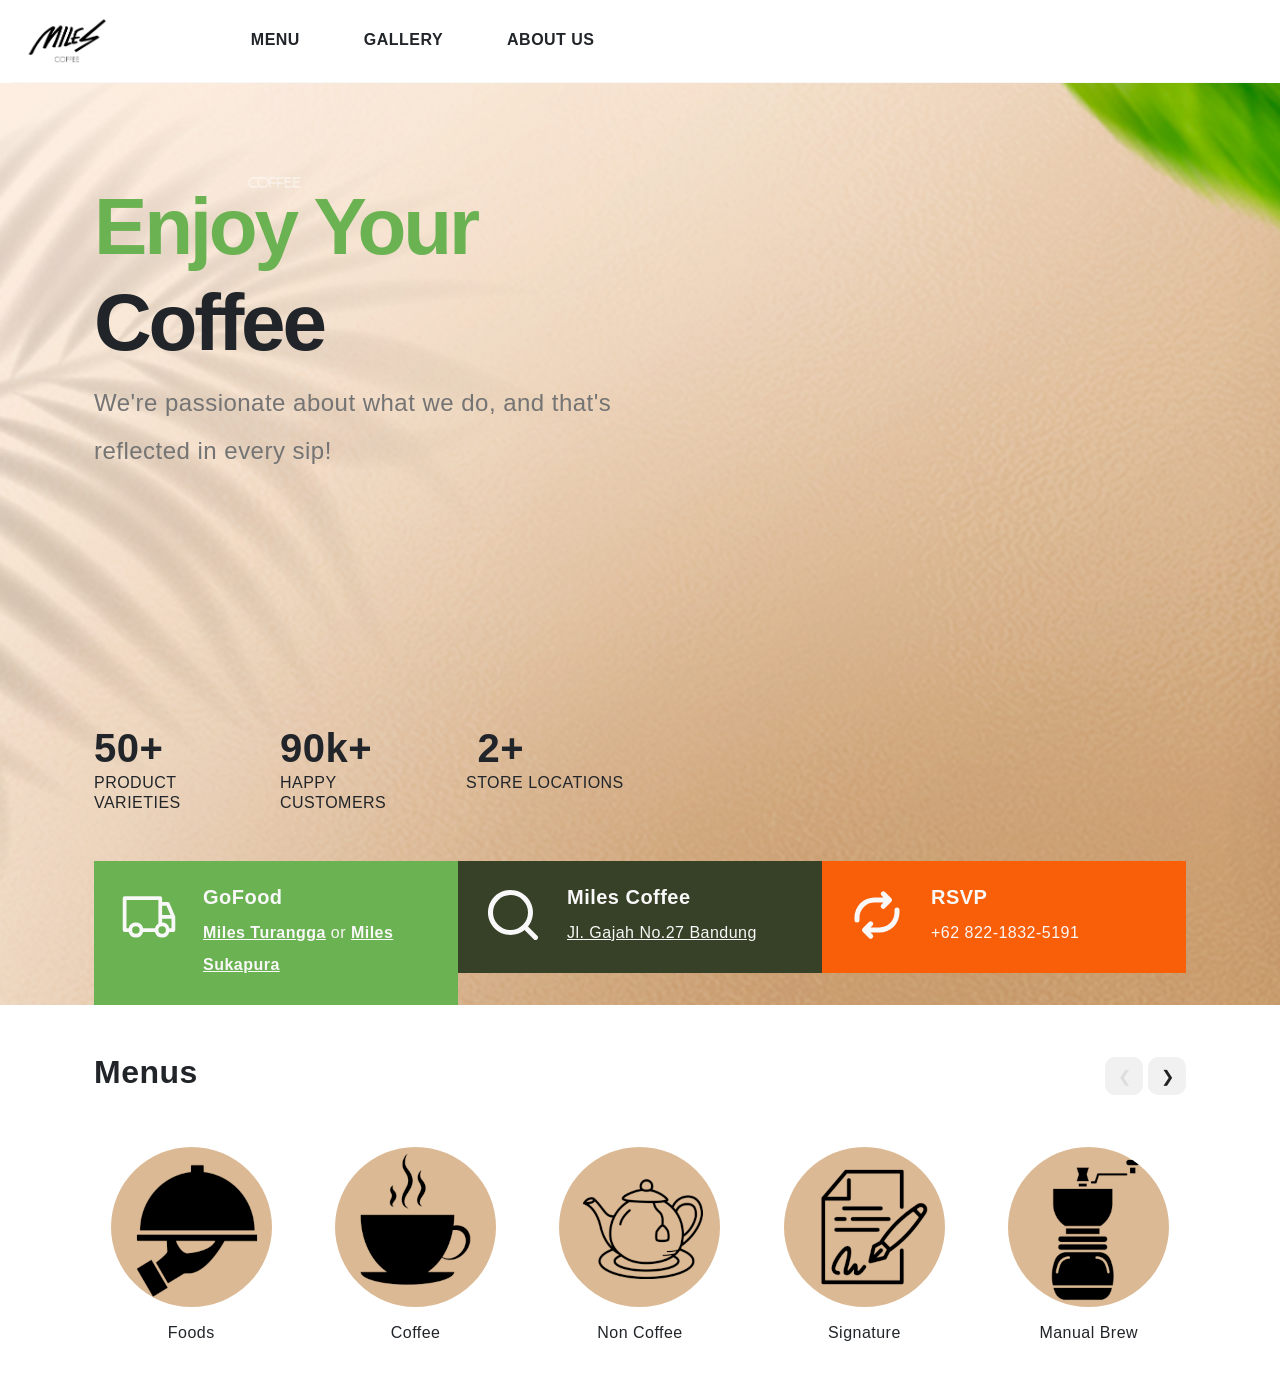
<file: 04-category.html>
<!DOCTYPE html>
<html lang="en">
  <head>
    <title>Miles Coffee</title>
    <meta charset="utf-8">
    <meta http-equiv="X-UA-Compatible" content="IE=edge">
    <meta name="viewport" content="width=device-width, initial-scale=1.0">
    <meta name="format-detection" content="telephone=no">
    <meta name="apple-mobile-web-app-capable" content="yes">
    <meta name="author" content="">
    <meta name="keywords" content="">
    <meta name="description" content="">

    <link rel="stylesheet" href="https://cdn.jsdelivr.net/npm/swiper@9/swiper-bundle.min.css">
    <link href="https://cdn.jsdelivr.net/npm/bootstrap@5.3.0-alpha3/dist/css/bootstrap.min.css" rel="stylesheet" integrity="sha384-KK94CHFLLe+nY2dmCWGMq91rCGa5gtU4mk92HdvYe+M/SXH301p5ILy+dN9+nJOZ" crossorigin="anonymous">
    <link rel="stylesheet" type="text/css" href="css/vendor.css">
    <link rel="stylesheet" type="text/css" href="style.css">

    <link rel="preconnect" href="https://fonts.googleapis.com">
    <link rel="preconnect" href="https://fonts.gstatic.com" crossorigin>
    <link href="https://fonts.googleapis.com/css2?family=Nunito:wght@400;700&family=Open+Sans:ital,wght@0,400;0,700;1,400;1,700&display=swap" rel="stylesheet">


    <link rel="apple-touch-icon" sizes="57x57" href="images/apple-icon-57x57.png">
    <link rel="apple-touch-icon" sizes="60x60" href="images/apple-icon-60x60.png">
    <link rel="apple-touch-icon" sizes="72x72" href="images/apple-icon-72x72.png">
    <link rel="apple-touch-icon" sizes="76x76" href="images/apple-icon-76x76.png">
    <link rel="apple-touch-icon" sizes="114x114" href="images/apple-icon-114x114.png">
    <link rel="apple-touch-icon" sizes="120x120" href="images/apple-icon-120x120.png">
    <link rel="apple-touch-icon" sizes="144x144" href="images/apple-icon-144x144.png">
    <link rel="apple-touch-icon" sizes="152x152" href="images/apple-icon-152x152.png">
    <link rel="apple-touch-icon" sizes="180x180" href="images/apple-icon-180x180.png">
    <link rel="icon" type="image/png" sizes="192x192"  href="images/android-icon-192x192.png">
    <link rel="icon" type="image/png" sizes="32x32" href="images/favicon-32x32.png">
    <link rel="icon" type="image/png" sizes="96x96" href="images/favicon-96x96.png">
    <link rel="icon" type="image/png" sizes="16x16" href="images/favicon-16x16.png">
    <link rel="manifest" href="images/manifest.json">
    <meta name="msapplication-TileColor" content="#ffffff">
    <meta name="msapplication-TileImage" content="images/ms-icon-144x144.png">
    <meta name="theme-color" content="#ffffff">
  </head>

  <body>

    <!-- ICONS-->
    <svg xmlns="http://www.w3.org/2000/svg" style="display: none;">
      <defs>
        <symbol xmlns="http://www.w3.org/2000/svg" id="facebook" viewBox="0 0 24 24"><path fill="currentColor" d="M15.12 5.32H17V2.14A26.11 26.11 0 0 0 14.26 2c-2.72 0-4.58 1.66-4.58 4.7v2.62H6.61v3.56h3.07V22h3.68v-9.12h3.06l.46-3.56h-3.52V7.05c0-1.05.28-1.73 1.76-1.73Z"/></symbol>
        <symbol xmlns="http://www.w3.org/2000/svg" id="twitter" viewBox="0 0 24 24"><path fill="currentColor" d="M22.991 3.95a1 1 0 0 0-1.51-.86a7.48 7.48 0 0 1-1.874.794a5.152 5.152 0 0 0-3.374-1.242a5.232 5.232 0 0 0-5.223 5.063a11.032 11.032 0 0 1-6.814-3.924a1.012 1.012 0 0 0-.857-.365a.999.999 0 0 0-.785.5a5.276 5.276 0 0 0-.242 4.769l-.002.001a1.041 1.041 0 0 0-.496.89a3.042 3.042 0 0 0 .027.439a5.185 5.185 0 0 0 1.568 3.312a.998.998 0 0 0-.066.77a5.204 5.204 0 0 0 2.362 2.922a7.465 7.465 0 0 1-3.59.448A1 1 0 0 0 1.45 19.3a12.942 12.942 0 0 0 7.01 2.061a12.788 12.788 0 0 0 12.465-9.363a12.822 12.822 0 0 0 .535-3.646l-.001-.2a5.77 5.77 0 0 0 1.532-4.202Zm-3.306 3.212a.995.995 0 0 0-.234.702c.01.165.009.331.009.488a10.824 10.824 0 0 1-.454 3.08a10.685 10.685 0 0 1-10.546 7.93a10.938 10.938 0 0 1-2.55-.301a9.48 9.48 0 0 0 2.942-1.564a1 1 0 0 0-.602-1.786a3.208 3.208 0 0 1-2.214-.935q.224-.042.445-.105a1 1 0 0 0-.08-1.943a3.198 3.198 0 0 1-2.25-1.726a5.3 5.3 0 0 0 .545.046a1.02 1.02 0 0 0 .984-.696a1 1 0 0 0-.4-1.137a3.196 3.196 0 0 1-1.425-2.673c0-.066.002-.133.006-.198a13.014 13.014 0 0 0 8.21 3.48a1.02 1.02 0 0 0 .817-.36a1 1 0 0 0 .206-.867a3.157 3.157 0 0 1-.087-.729a3.23 3.23 0 0 1 3.226-3.226a3.184 3.184 0 0 1 2.345 1.02a.993.993 0 0 0 .921.298a9.27 9.27 0 0 0 1.212-.322a6.681 6.681 0 0 1-1.026 1.524Z"/></symbol>
        <symbol xmlns="http://www.w3.org/2000/svg" id="youtube" viewBox="0 0 24 24"><path fill="currentColor" d="M23 9.71a8.5 8.5 0 0 0-.91-4.13a2.92 2.92 0 0 0-1.72-1A78.36 78.36 0 0 0 12 4.27a78.45 78.45 0 0 0-8.34.3a2.87 2.87 0 0 0-1.46.74c-.9.83-1 2.25-1.1 3.45a48.29 48.29 0 0 0 0 6.48a9.55 9.55 0 0 0 .3 2a3.14 3.14 0 0 0 .71 1.36a2.86 2.86 0 0 0 1.49.78a45.18 45.18 0 0 0 6.5.33c3.5.05 6.57 0 10.2-.28a2.88 2.88 0 0 0 1.53-.78a2.49 2.49 0 0 0 .61-1a10.58 10.58 0 0 0 .52-3.4c.04-.56.04-3.94.04-4.54ZM9.74 14.85V8.66l5.92 3.11c-1.66.92-3.85 1.96-5.92 3.08Z"/></symbol>
        <symbol xmlns="http://www.w3.org/2000/svg" id="instagram" viewBox="0 0 24 24"><path fill="currentColor" d="M17.34 5.46a1.2 1.2 0 1 0 1.2 1.2a1.2 1.2 0 0 0-1.2-1.2Zm4.6 2.42a7.59 7.59 0 0 0-.46-2.43a4.94 4.94 0 0 0-1.16-1.77a4.7 4.7 0 0 0-1.77-1.15a7.3 7.3 0 0 0-2.43-.47C15.06 2 14.72 2 12 2s-3.06 0-4.12.06a7.3 7.3 0 0 0-2.43.47a4.78 4.78 0 0 0-1.77 1.15a4.7 4.7 0 0 0-1.15 1.77a7.3 7.3 0 0 0-.47 2.43C2 8.94 2 9.28 2 12s0 3.06.06 4.12a7.3 7.3 0 0 0 .47 2.43a4.7 4.7 0 0 0 1.15 1.77a4.78 4.78 0 0 0 1.77 1.15a7.3 7.3 0 0 0 2.43.47C8.94 22 9.28 22 12 22s3.06 0 4.12-.06a7.3 7.3 0 0 0 2.43-.47a4.7 4.7 0 0 0 1.77-1.15a4.85 4.85 0 0 0 1.16-1.77a7.59 7.59 0 0 0 .46-2.43c0-1.06.06-1.4.06-4.12s0-3.06-.06-4.12ZM20.14 16a5.61 5.61 0 0 1-.34 1.86a3.06 3.06 0 0 1-.75 1.15a3.19 3.19 0 0 1-1.15.75a5.61 5.61 0 0 1-1.86.34c-1 .05-1.37.06-4 .06s-3 0-4-.06a5.73 5.73 0 0 1-1.94-.3a3.27 3.27 0 0 1-1.1-.75a3 3 0 0 1-.74-1.15a5.54 5.54 0 0 1-.4-1.9c0-1-.06-1.37-.06-4s0-3 .06-4a5.54 5.54 0 0 1 .35-1.9A3 3 0 0 1 5 5a3.14 3.14 0 0 1 1.1-.8A5.73 5.73 0 0 1 8 3.86c1 0 1.37-.06 4-.06s3 0 4 .06a5.61 5.61 0 0 1 1.86.34a3.06 3.06 0 0 1 1.19.8a3.06 3.06 0 0 1 .75 1.1a5.61 5.61 0 0 1 .34 1.9c.05 1 .06 1.37.06 4s-.01 3-.06 4ZM12 6.87A5.13 5.13 0 1 0 17.14 12A5.12 5.12 0 0 0 12 6.87Zm0 8.46A3.33 3.33 0 1 1 15.33 12A3.33 3.33 0 0 1 12 15.33Z"/></symbol>
        <symbol xmlns="http://www.w3.org/2000/svg" id="amazon" viewBox="0 0 24 24"><path fill="currentColor" d="M1.04 17.52q.1-.16.32-.02a21.308 21.308 0 0 0 10.88 2.9a21.524 21.524 0 0 0 7.74-1.46q.1-.04.29-.12t.27-.12a.356.356 0 0 1 .47.12q.17.24-.11.44q-.36.26-.92.6a14.99 14.99 0 0 1-3.84 1.58A16.175 16.175 0 0 1 12 22a16.017 16.017 0 0 1-5.9-1.09a16.246 16.246 0 0 1-4.98-3.07a.273.273 0 0 1-.12-.2a.215.215 0 0 1 .04-.12Zm6.02-5.7a4.036 4.036 0 0 1 .68-2.36A4.197 4.197 0 0 1 9.6 7.98a10.063 10.063 0 0 1 2.66-.66q.54-.06 1.76-.16v-.34a3.562 3.562 0 0 0-.28-1.72a1.5 1.5 0 0 0-1.32-.6h-.16a2.189 2.189 0 0 0-1.14.42a1.64 1.64 0 0 0-.62 1a.508.508 0 0 1-.4.46L7.8 6.1q-.34-.08-.34-.36a.587.587 0 0 1 .02-.14a3.834 3.834 0 0 1 1.67-2.64A6.268 6.268 0 0 1 12.26 2h.5a5.054 5.054 0 0 1 3.56 1.18a3.81 3.81 0 0 1 .37.43a3.875 3.875 0 0 1 .27.41a2.098 2.098 0 0 1 .18.52q.08.34.12.47a2.856 2.856 0 0 1 .06.56q.02.43.02.51v4.84a2.868 2.868 0 0 0 .15.95a2.475 2.475 0 0 0 .29.62q.14.19.46.61a.599.599 0 0 1 .12.32a.346.346 0 0 1-.16.28q-1.66 1.44-1.8 1.56a.557.557 0 0 1-.58.04q-.28-.24-.49-.46t-.3-.32a4.466 4.466 0 0 1-.29-.39q-.2-.29-.28-.39a4.91 4.91 0 0 1-2.2 1.52a6.038 6.038 0 0 1-1.68.2a3.505 3.505 0 0 1-2.53-.95a3.553 3.553 0 0 1-.99-2.69Zm3.44-.4a1.895 1.895 0 0 0 .39 1.25a1.294 1.294 0 0 0 1.05.47a1.022 1.022 0 0 0 .17-.02a1.022 1.022 0 0 1 .15-.02a2.033 2.033 0 0 0 1.3-1.08a3.13 3.13 0 0 0 .33-.83a3.8 3.8 0 0 0 .12-.73q.01-.28.01-.92v-.5a7.287 7.287 0 0 0-1.76.16a2.144 2.144 0 0 0-1.76 2.22Zm8.4 6.44a.626.626 0 0 1 .12-.16a3.14 3.14 0 0 1 .96-.46a6.52 6.52 0 0 1 1.48-.22a1.195 1.195 0 0 1 .38.02q.9.08 1.08.3a.655.655 0 0 1 .08.36v.14a4.56 4.56 0 0 1-.38 1.65a3.84 3.84 0 0 1-1.06 1.53a.302.302 0 0 1-.18.08a.177.177 0 0 1-.08-.02q-.12-.06-.06-.22a7.632 7.632 0 0 0 .74-2.42a.513.513 0 0 0-.08-.32q-.2-.24-1.12-.24q-.34 0-.8.04q-.5.06-.92.12a.232.232 0 0 1-.16-.04a.065.065 0 0 1-.02-.08a.153.153 0 0 1 .02-.06Z"/></symbol>

        <symbol xmlns="http://www.w3.org/2000/svg" id="menu" viewBox="0 0 24 24"><path fill="currentColor" d="M2 6a1 1 0 0 1 1-1h18a1 1 0 1 1 0 2H3a1 1 0 0 1-1-1m0 6.032a1 1 0 0 1 1-1h18a1 1 0 1 1 0 2H3a1 1 0 0 1-1-1m1 5.033a1 1 0 1 0 0 2h18a1 1 0 0 0 0-2z"/></symbol>
        <symbol xmlns="http://www.w3.org/2000/svg" id="link" viewBox="0 0 24 24"><path fill="currentColor" d="M12 19a1 1 0 1 0-1-1a1 1 0 0 0 1 1Zm5 0a1 1 0 1 0-1-1a1 1 0 0 0 1 1Zm0-4a1 1 0 1 0-1-1a1 1 0 0 0 1 1Zm-5 0a1 1 0 1 0-1-1a1 1 0 0 0 1 1Zm7-12h-1V2a1 1 0 0 0-2 0v1H8V2a1 1 0 0 0-2 0v1H5a3 3 0 0 0-3 3v14a3 3 0 0 0 3 3h14a3 3 0 0 0 3-3V6a3 3 0 0 0-3-3Zm1 17a1 1 0 0 1-1 1H5a1 1 0 0 1-1-1v-9h16Zm0-11H4V6a1 1 0 0 1 1-1h1v1a1 1 0 0 0 2 0V5h8v1a1 1 0 0 0 2 0V5h1a1 1 0 0 1 1 1ZM7 15a1 1 0 1 0-1-1a1 1 0 0 0 1 1Zm0 4a1 1 0 1 0-1-1a1 1 0 0 0 1 1Z"/></symbol>
        <symbol xmlns="http://www.w3.org/2000/svg" id="arrow-right" viewBox="0 0 24 24"><path fill="currentColor" d="M17.92 11.62a1 1 0 0 0-.21-.33l-5-5a1 1 0 0 0-1.42 1.42l3.3 3.29H7a1 1 0 0 0 0 2h7.59l-3.3 3.29a1 1 0 0 0 0 1.42a1 1 0 0 0 1.42 0l5-5a1 1 0 0 0 .21-.33a1 1 0 0 0 0-.76Z"/></symbol>
        <symbol xmlns="http://www.w3.org/2000/svg" id="category" viewBox="0 0 24 24"><path fill="currentColor" d="M19 5.5h-6.28l-.32-1a3 3 0 0 0-2.84-2H5a3 3 0 0 0-3 3v13a3 3 0 0 0 3 3h14a3 3 0 0 0 3-3v-10a3 3 0 0 0-3-3Zm1 13a1 1 0 0 1-1 1H5a1 1 0 0 1-1-1v-13a1 1 0 0 1 1-1h4.56a1 1 0 0 1 .95.68l.54 1.64a1 1 0 0 0 .95.68h7a1 1 0 0 1 1 1Z"/></symbol>
        <symbol xmlns="http://www.w3.org/2000/svg" id="calendar" viewBox="0 0 24 24"><path fill="currentColor" d="M19 4h-2V3a1 1 0 0 0-2 0v1H9V3a1 1 0 0 0-2 0v1H5a3 3 0 0 0-3 3v12a3 3 0 0 0 3 3h14a3 3 0 0 0 3-3V7a3 3 0 0 0-3-3Zm1 15a1 1 0 0 1-1 1H5a1 1 0 0 1-1-1v-7h16Zm0-9H4V7a1 1 0 0 1 1-1h2v1a1 1 0 0 0 2 0V6h6v1a1 1 0 0 0 2 0V6h2a1 1 0 0 1 1 1Z"/></symbol>
        <symbol xmlns="http://www.w3.org/2000/svg" id="heart" viewBox="0 0 24 24"><path fill="currentColor" d="M20.16 4.61A6.27 6.27 0 0 0 12 4a6.27 6.27 0 0 0-8.16 9.48l7.45 7.45a1 1 0 0 0 1.42 0l7.45-7.45a6.27 6.27 0 0 0 0-8.87Zm-1.41 7.46L12 18.81l-6.75-6.74a4.28 4.28 0 0 1 3-7.3a4.25 4.25 0 0 1 3 1.25a1 1 0 0 0 1.42 0a4.27 4.27 0 0 1 6 6.05Z"/></symbol>
        <symbol xmlns="http://www.w3.org/2000/svg" id="plus" viewBox="0 0 24 24"><path fill="currentColor" d="M19 11h-6V5a1 1 0 0 0-2 0v6H5a1 1 0 0 0 0 2h6v6a1 1 0 0 0 2 0v-6h6a1 1 0 0 0 0-2Z"/></symbol>
        <symbol xmlns="http://www.w3.org/2000/svg" id="minus" viewBox="0 0 24 24"><path fill="currentColor" d="M19 11H5a1 1 0 0 0 0 2h14a1 1 0 0 0 0-2Z"/></symbol>
        <symbol xmlns="http://www.w3.org/2000/svg" id="cart" viewBox="0 0 24 24"><path fill="currentColor" d="M8.5 19a1.5 1.5 0 1 0 1.5 1.5A1.5 1.5 0 0 0 8.5 19ZM19 16H7a1 1 0 0 1 0-2h8.491a3.013 3.013 0 0 0 2.885-2.176l1.585-5.55A1 1 0 0 0 19 5H6.74a3.007 3.007 0 0 0-2.82-2H3a1 1 0 0 0 0 2h.921a1.005 1.005 0 0 1 .962.725l.155.545v.005l1.641 5.742A3 3 0 0 0 7 18h12a1 1 0 0 0 0-2Zm-1.326-9l-1.22 4.274a1.005 1.005 0 0 1-.963.726H8.754l-.255-.892L7.326 7ZM16.5 19a1.5 1.5 0 1 0 1.5 1.5a1.5 1.5 0 0 0-1.5-1.5Z"/></symbol>
        <symbol xmlns="http://www.w3.org/2000/svg" id="check" viewBox="0 0 24 24"><path fill="currentColor" d="M18.71 7.21a1 1 0 0 0-1.42 0l-7.45 7.46l-3.13-3.14A1 1 0 1 0 5.29 13l3.84 3.84a1 1 0 0 0 1.42 0l8.16-8.16a1 1 0 0 0 0-1.47Z"/></symbol>
        <symbol xmlns="http://www.w3.org/2000/svg" id="trash" viewBox="0 0 24 24"><path fill="currentColor" d="M10 18a1 1 0 0 0 1-1v-6a1 1 0 0 0-2 0v6a1 1 0 0 0 1 1ZM20 6h-4V5a3 3 0 0 0-3-3h-2a3 3 0 0 0-3 3v1H4a1 1 0 0 0 0 2h1v11a3 3 0 0 0 3 3h8a3 3 0 0 0 3-3V8h1a1 1 0 0 0 0-2ZM10 5a1 1 0 0 1 1-1h2a1 1 0 0 1 1 1v1h-4Zm7 14a1 1 0 0 1-1 1H8a1 1 0 0 1-1-1V8h10Zm-3-1a1 1 0 0 0 1-1v-6a1 1 0 0 0-2 0v6a1 1 0 0 0 1 1Z"/></symbol>
        <symbol xmlns="http://www.w3.org/2000/svg" id="search" viewBox="0 0 24 24"><path fill="currentColor" d="M21.71 20.29L18 16.61A9 9 0 1 0 16.61 18l3.68 3.68a1 1 0 0 0 1.42 0a1 1 0 0 0 0-1.39ZM11 18a7 7 0 1 1 7-7a7 7 0 0 1-7 7Z"/></symbol>
        <symbol xmlns="http://www.w3.org/2000/svg" id="close" viewBox="0 0 15 15"><path fill="currentColor" d="M7.953 3.788a.5.5 0 0 0-.906 0L6.08 5.85l-2.154.33a.5.5 0 0 0-.283.843l1.574 1.613l-.373 2.284a.5.5 0 0 0 .736.518l1.92-1.063l1.921 1.063a.5.5 0 0 0 .736-.519l-.373-2.283l1.574-1.613a.5.5 0 0 0-.283-.844L8.921 5.85l-.968-2.062Z"/></symbol>
        
        <symbol xmlns="http://www.w3.org/2000/svg" id="package" viewBox="0 0 48 48"><path fill="none" stroke="currentColor" stroke-linecap="round" stroke-linejoin="round" d="m24 13.264l7.288 4.21L24 21.681l-7.288-4.209Z"/><path fill="none" stroke="currentColor" stroke-linecap="round" stroke-linejoin="round" d="M16.712 17.473v8.418L24 30.101l7.288-4.21v-8.418M24 30.1v-8.418"/><path fill="none" stroke="currentColor" stroke-linecap="round" stroke-linejoin="round" d="M40.905 21.405a16.905 16.905 0 1 0-23.389 15.611L24 43.5l6.484-6.484a16.906 16.906 0 0 0 10.42-15.611"/></symbol>
        <symbol xmlns="http://www.w3.org/2000/svg" id="secure" viewBox="0 0 48 48"><path fill="none" stroke="currentColor" stroke-linecap="round" stroke-linejoin="round" d="M14.134 36V20.11h19.732M19.279 36h14.587V25.45"/><path fill="none" stroke="currentColor" stroke-linecap="round" stroke-linejoin="round" d="m19.246 26.606l4.135 4.135l5.373-5.372m-8.934-9.282a4.087 4.087 0 1 1 8.174 0m0 0v4.023m-8.172-4.108v4.108"/><path fill="none" stroke="currentColor" stroke-linecap="round" stroke-linejoin="round" d="M30.288 44.566a21.516 21.516 0 1 1 9.69-6.18"/></symbol>
        <symbol xmlns="http://www.w3.org/2000/svg" id="quality" viewBox="0 0 48 48"><path fill="none" stroke="currentColor" stroke-linecap="round" stroke-linejoin="round" d="m30.59 13.45l4.77 2.94L24 34.68l-10.33-7l3.11-4.6l5.52 3.71l8.26-13.38Z"/><path fill="none" stroke="currentColor" stroke-linecap="round" stroke-linejoin="round" d="M24 4.5s-11.26 2-15.25 2v20a11.16 11.16 0 0 0 .8 4.1a15 15 0 0 0 2 3.61a22 22 0 0 0 2.81 3.07a34.47 34.47 0 0 0 3 2.48a34 34 0 0 0 2.89 1.86c1 .59 1.71 1 2.13 1.19l1 .49a1.44 1.44 0 0 0 1.24 0l1-.49c.42-.2 1.13-.6 2.13-1.19a34 34 0 0 0 2.89-1.86a34.47 34.47 0 0 0 3-2.48a22 22 0 0 0 2.81-3.07a15 15 0 0 0 2-3.61a11.16 11.16 0 0 0 .8-4.1v-20c-3.99.03-15.25-2-15.25-2"/></symbol>
        <symbol xmlns="http://www.w3.org/2000/svg" id="savings" viewBox="0 0 48 48"><circle cx="24" cy="24" r="21.5" fill="none" stroke="currentColor" stroke-linecap="round" stroke-linejoin="round"/><path fill="none" stroke="currentColor" stroke-linecap="round" stroke-linejoin="round" d="M12.5 23.684a3.298 3.298 0 0 1 5.63-2.332l3.212 3.212h0l8.53-8.53a3.298 3.298 0 0 1 5.628 2.333h0c0 .875-.348 1.714-.966 2.333L22.983 32.25a2.321 2.321 0 0 1-3.283 0l-6.234-6.233a3.298 3.298 0 0 1-.966-2.333"/></symbol>
        <symbol xmlns="http://www.w3.org/2000/svg" id="offers" viewBox="0 0 48 48"><path fill="none" stroke="currentColor" stroke-linecap="round" stroke-linejoin="round" d="m41.556 39.297l-22.022 3.11a1.097 1.097 0 0 1-1.245-.97l-2.352-22.311a1.097 1.097 0 0 1 1.08-1.213l24.238-.229a1.097 1.097 0 0 1 1.108 1.09l.137 19.429c.004.55-.4 1.017-.944 1.094M26.1 25.258v2.579m8.494-2.731v2.175"/><path fill="none" stroke="currentColor" stroke-linecap="round" stroke-linejoin="round" d="M34.343 32.346c-1.437.828-1.926 1.198-2.774 1.988c-1.19-.457-2.284-1.228-3.797-1.456m-15.953 8.721l-3.49-1.6a1.12 1.12 0 0 1-.643-.863L5.511 23.593c-.056-.4.108-.8.43-1.046l3.15-2.406a1.257 1.257 0 0 1 2.014.874l1.966 19.69a.887.887 0 0 1-1.252.894m11.989-28.112c.214-.456.964-1.716 2.76-3.618c3.108-3.323 4.26-4.288 4.26-4.288s1.42.75 3.27 3.109c1.876 2.358 1.93 3.832 1.93 3.832s.67-.08-4.797 1.688c-3.055.991-4.368 1.152-4.931 1.152"/><path fill="none" stroke="currentColor" stroke-linecap="round" stroke-linejoin="round" d="M26.97 17.828v-.054c0-.884-.241-1.715-.67-2.412c-.563-.91-1.447-1.608-2.492-1.876a3.58 3.58 0 0 0-1.072-.16c-.429 0-.858.053-1.233.214c-1.152.348-2.063 1.18-2.573 2.278a4.747 4.747 0 0 0-.428 1.956v.134"/><path fill="none" stroke="currentColor" stroke-linecap="round" stroke-linejoin="round" d="M18.93 15.818c-.562-.107-1.5-.349-3.135-.884c-2.304-.75-3.43-1.528-3.43-1.528s-.456-1.393 1.045-3.296s2.653-2.52 2.653-2.52s.911.778 3.43 3.485c1.26 1.313 1.796 2.09 2.01 2.465h.027"/></symbol>
        
        <symbol xmlns="http://www.w3.org/2000/svg" id="delivery" viewBox="0 0 32 32"><path fill="currentColor" d="m29.92 16.61l-3-7A1 1 0 0 0 26 9h-3V7a1 1 0 0 0-1-1H3a1 1 0 0 0-1 1v17a1 1 0 0 0 1 1h2.14a4 4 0 0 0 7.72 0h6.28a4 4 0 0 0 7.72 0H29a1 1 0 0 0 1-1v-7a1 1 0 0 0-.08-.39M23 11h2.34l2.14 5H23ZM9 26a2 2 0 1 1 2-2a2 2 0 0 1-2 2m10.14-3h-6.28a4 4 0 0 0-7.72 0H4V8h17v12.56A4 4 0 0 0 19.14 23M23 26a2 2 0 1 1 2-2a2 2 0 0 1-2 2m5-3h-1.14A4 4 0 0 0 23 20v-2h5Z"/></symbol>
        <symbol xmlns="http://www.w3.org/2000/svg" id="Miles Coffee" viewBox="0 0 24 24"><path fill="currentColor" d="M0 2.84c1.402 2.71 1.445 5.241 2.977 10.4c1.855 5.341 8.703 5.701 9.21 5.711c.46.726 1.513 1.704 3.926 2.21l.268-1.272c-2.082-.436-2.844-1.239-3.106-1.68l-.005.006c.087-.484 1.523-5.377-1.323-9.352C7.182 3.583 0 2.84 0 2.84m24 .84c-3.898.611-4.293-.92-11.473 3.093a11.879 11.879 0 0 1 2.625 10.05c3.723-1.486 5.166-3.976 5.606-6.466c0 0 1.27-4.716 3.242-6.677M12.527 6.773l-.002-.002v.004zM2.643 5.22s5.422 1.426 8.543 11.543c-2.945-.889-4.203-3.796-4.63-5.168h.006a15.863 15.863 0 0 0-3.92-6.375z"/></symbol>
        <symbol xmlns="http://www.w3.org/2000/svg" id="fresh" viewBox="0 0 24 24"><g fill="none"><path d="M24 0v24H0V0zM12.594 23.258l-.012.002l-.071.035l-.02.004l-.014-.004l-.071-.036c-.01-.003-.019 0-.024.006l-.004.01l-.017.428l.005.02l.01.013l.104.074l.015.004l.012-.004l.104-.074l.012-.016l.004-.017l-.017-.427c-.002-.01-.009-.017-.016-.018m.264-.113l-.014.002l-.184.093l-.01.01l-.003.011l.018.43l.005.012l.008.008l.201.092c.012.004.023 0 .029-.008l.004-.014l-.034-.614c-.003-.012-.01-.02-.02-.022m-.715.002a.023.023 0 0 0-.027.006l-.006.014l-.034.614c0 .012.007.02.017.024l.015-.002l.201-.093l.01-.008l.003-.011l.018-.43l-.003-.012l-.01-.01z"/><path fill="currentColor" d="M20 9a1 1 0 0 1 1 1v1a8 8 0 0 1-8 8H9.414l.793.793a1 1 0 0 1-1.414 1.414l-2.496-2.496a.997.997 0 0 1-.287-.567L6 17.991a.996.996 0 0 1 .237-.638l.056-.06l2.5-2.5a1 1 0 0 1 1.414 1.414L9.414 17H13a6 6 0 0 0 6-6v-1a1 1 0 0 1 1-1m-4.793-6.207l2.5 2.5a1 1 0 0 1 0 1.414l-2.5 2.5a1 1 0 1 1-1.414-1.414L14.586 7H11a6 6 0 0 0-6 6v1a1 1 0 1 1-2 0v-1a8 8 0 0 1 8-8h3.586l-.793-.793a1 1 0 0 1 1.414-1.414"/></g></symbol>

        <symbol xmlns="http://www.w3.org/2000/svg" id="star-full" viewBox="0 0 24 24"><path fill="currentColor" d="m3.1 11.3l3.6 3.3l-1 4.6c-.1.6.1 1.2.6 1.5c.2.2.5.3.8.3c.2 0 .4 0 .6-.1c0 0 .1 0 .1-.1l4.1-2.3l4.1 2.3s.1 0 .1.1c.5.2 1.1.2 1.5-.1c.5-.3.7-.9.6-1.5l-1-4.6c.4-.3 1-.9 1.6-1.5l1.9-1.7l.1-.1c.4-.4.5-1 .3-1.5s-.6-.9-1.2-1h-.1l-4.7-.5l-1.9-4.3s0-.1-.1-.1c-.1-.7-.6-1-1.1-1c-.5 0-1 .3-1.3.8c0 0 0 .1-.1.1L8.7 8.2L4 8.7h-.1c-.5.1-1 .5-1.2 1c-.1.6 0 1.2.4 1.6"/></symbol>
        <symbol xmlns="http://www.w3.org/2000/svg" id="star-half" viewBox="0 0 24 24"><path fill="currentColor" d="m3.1 11.3l3.6 3.3l-1 4.6c-.1.6.1 1.2.6 1.5c.2.2.5.3.8.3c.2 0 .4 0 .6-.1c0 0 .1 0 .1-.1l4.1-2.3l4.1 2.3s.1 0 .1.1c.5.2 1.1.2 1.5-.1c.5-.3.7-.9.6-1.5l-1-4.6c.4-.3 1-.9 1.6-1.5l1.9-1.7l.1-.1c.4-.4.5-1 .3-1.5s-.6-.9-1.2-1h-.1l-4.7-.5l-1.9-4.3s0-.1-.1-.1c-.1-.7-.6-1-1.1-1c-.5 0-1 .3-1.3.8c0 0 0 .1-.1.1L8.7 8.2L4 8.7h-.1c-.5.1-1 .5-1.2 1c-.1.6 0 1.2.4 1.6m8.9 5V5.8l1.7 3.8c.1.3.5.5.8.6l4.2.5l-3.1 2.8c-.3.2-.4.6-.3 1c0 .2.5 2.2.8 4.1l-3.6-2.1c-.2-.2-.3-.2-.5-.2"/></symbol>

        <symbol xmlns="http://www.w3.org/2000/svg" id="user" viewBox="0 0 24 24"><g fill="none" stroke="currentColor" stroke-width="1.5"><circle cx="12" cy="9" r="3"/><circle cx="12" cy="12" r="10"/><path stroke-linecap="round" d="M17.97 20c-.16-2.892-1.045-5-5.97-5s-5.81 2.108-5.97 5"/></g></symbol>
        <symbol xmlns="http://www.w3.org/2000/svg" id="wishlist" viewBox="0 0 24 24"><g fill="none" stroke="currentColor" stroke-width="1.5"><path d="M21 16.09v-4.992c0-4.29 0-6.433-1.318-7.766C18.364 2 16.242 2 12 2C7.757 2 5.636 2 4.318 3.332C3 4.665 3 6.81 3 11.098v4.993c0 3.096 0 4.645.734 5.321c.35.323.792.526 1.263.58c.987.113 2.14-.907 4.445-2.946c1.02-.901 1.529-1.352 2.118-1.47c.29-.06.59-.06.88 0c.59.118 1.099.569 2.118 1.47c2.305 2.039 3.458 3.059 4.445 2.945c.47-.053.913-.256 1.263-.579c.734-.676.734-2.224.734-5.321Z"/><path stroke-linecap="round" d="M15 6H9"/></g></symbol>
        <symbol xmlns="http://www.w3.org/2000/svg" id="shopping-bag" viewBox="0 0 24 24"><g fill="none" stroke="currentColor" stroke-width="1.5"><path d="M3.864 16.455c-.858-3.432-1.287-5.147-.386-6.301C4.378 9 6.148 9 9.685 9h4.63c3.538 0 5.306 0 6.207 1.154c.901 1.153.472 2.87-.386 6.301c-.546 2.183-.818 3.274-1.632 3.91c-.814.635-1.939.635-4.189.635h-4.63c-2.25 0-3.375 0-4.189-.635c-.814-.636-1.087-1.727-1.632-3.91Z"/><path d="m19.5 9.5l-.71-2.605c-.274-1.005-.411-1.507-.692-1.886A2.5 2.5 0 0 0 17 4.172C16.56 4 16.04 4 15 4M4.5 9.5l.71-2.605c.274-1.005.411-1.507.692-1.886A2.5 2.5 0 0 1 7 4.172C7.44 4 7.96 4 9 4"/><path d="M9 4a1 1 0 0 1 1-1h4a1 1 0 1 1 0 2h-4a1 1 0 0 1-1-1Z"/><path stroke-linecap="round" stroke-linejoin="round" d="M8 13v4m8-4v4m-4-4v4"/></g></symbol>

        <symbol xmlns="http://www.w3.org/2000/svg" id="fruits" viewBox="0 0 48 48"><g fill="currentColor" fill-rule="evenodd" clip-rule="evenodd"><path d="M18.88 7.566a1 1 0 0 1 1 1v6.6a1 1 0 1 1-2 0v-6.6a1 1 0 0 1 1-1"/><path d="M11.78 13.905c1.13-.27 2.283-.065 3.48.553c.975.505 1.667.736 2.206.847c.538.112.966.114 1.483.114v2h-.02c-.516 0-1.12 0-1.868-.155c-.757-.157-1.622-.462-2.72-1.03c-.878-.453-1.54-.517-2.096-.384c-.584.14-1.201.53-1.912 1.264c-1.632 1.688-2.139 3.426-2.316 4.762c-.1 1.644.197 4.89 1.668 8.063c.5 1.08 1.21 2.57 2.076 3.737c.432.582.866 1.03 1.283 1.306c.405.267.741.34 1.046.288c3.123-.538 3.71-.551 4.319-.551h1.037v2H18.38c-.422 0-.92 0-3.95.522c-.94.162-1.787-.127-2.488-.59c-.689-.455-1.284-1.106-1.787-1.783c-1.005-1.353-1.791-3.024-2.284-4.088c-1.638-3.532-1.972-7.137-1.848-9.064l.003-.032l.004-.032c.212-1.644.844-3.839 2.866-5.928c.845-.874 1.783-1.556 2.885-1.82"/><path d="M14.64 11.41c1.496 1.431 2.307 3.166 2.307 4.51a1 1 0 1 0 2 0c0-2.05-1.168-4.275-2.925-5.956C14.244 8.265 11.743 7 8.896 7a1 1 0 0 0 0 2c2.244 0 4.268.999 5.743 2.41"/><path d="M8.574 7.009a1 1 0 0 1 1.116.868c.492 3.93 3.945 6 6.734 7.115a1 1 0 0 1-.743 1.857c-2.869-1.147-7.335-3.604-7.975-8.724a1 1 0 0 1 .868-1.116m17.188 6.894c-1.152-.264-2.334-.066-3.57.548c-1.02.506-1.747.74-2.317.853c-.57.113-1.022.115-1.56.115a1 1 0 0 0 0 2h.019c.537 0 1.16 0 1.93-.153c.781-.155 1.676-.458 2.816-1.024c.924-.458 1.632-.528 2.236-.39c.626.144 1.277.542 2.017 1.277c1.716 1.703 2.235 3.452 2.414 4.784a1 1 0 0 0 1.982-.266c-.222-1.653-.884-3.85-2.987-5.938c-.881-.874-1.85-1.548-2.98-1.806m.945 20.377a1 1 0 0 0-1.414.027c-.757.786-1.393 1.05-1.931.962c-3.252-.538-3.86-.55-4.485-.55a1 1 0 0 0 0 2h.028c.447 0 .967 0 4.13.523c1.522.252 2.785-.599 3.699-1.548a1 1 0 0 0-.027-1.415"/><path d="M32.65 16.103c-1.003 1.81-1.263 3.709-.864 4.992a1 1 0 1 1-1.91.594c-.609-1.959-.153-4.43 1.025-6.556c1.193-2.152 3.206-4.101 5.925-4.947a1 1 0 1 1 .594 1.91c-2.143.666-3.78 2.222-4.77 4.007"/><path d="M34.719 17.379c-1.168 1.71-2.748 2.793-4.073 3.013a1 1 0 1 0 .326 1.973c2.023-.335 4.027-1.851 5.398-3.858c1.388-2.032 2.227-4.706 1.762-7.515a1 1 0 1 0-1.974.326c.367 2.214-.288 4.375-1.44 6.06"/><path d="M31.78 23a2.5 2.5 0 1 0 0 5a2.5 2.5 0 0 0 0-5m-4.5 2.5a4.5 4.5 0 1 1 9 0a4.5 4.5 0 0 1-9 0"/><path d="M37.845 18.09a4.5 4.5 0 0 1 2.716 5.755a1 1 0 1 1-1.883-.675a2.5 2.5 0 1 0-4.706-1.69a1 1 0 0 1-1.882-.675a4.5 4.5 0 0 1 5.755-2.715"/><path d="M36.253 23.176a4.501 4.501 0 0 1 3.822 8.014a1 1 0 1 1-1.144-1.64a2.5 2.5 0 1 0-3.008-3.99a1 1 0 1 1-1.262-1.552a4.501 4.501 0 0 1 1.592-.832M27.78 29a2.5 2.5 0 1 0 0 5a2.5 2.5 0 0 0 0-5m-4.5 2.5a4.5 4.5 0 1 1 9 0a4.5 4.5 0 0 1-9 0"/><path d="M35.78 29a2.5 2.5 0 1 0 0 5a2.5 2.5 0 0 0 0-5m-4.5 2.5a4.5 4.5 0 1 1 9 0a4.5 4.5 0 0 1-9 0"/><path d="M31.78 35a2.5 2.5 0 1 0 0 5a2.5 2.5 0 0 0 0-5m-4.5 2.5a4.5 4.5 0 1 1 9 0a4.5 4.5 0 0 1-9 0"/><path d="M37.834 33.966a1 1 0 0 1 1.278-.606a4.5 4.5 0 1 1-4.675 7.44a1 1 0 1 1 1.405-1.423a2.5 2.5 0 1 0 2.598-4.133a1 1 0 0 1-.606-1.278"/></g></symbol>
        <symbol xmlns="http://www.w3.org/2000/svg" id="dairy" viewBox="0 0 48 48"><g fill="none"><path d="M0 0h48v48H0z"/><path fill="currentColor" fill-rule="evenodd" d="M10 5a1 1 0 0 1 1-1h18.571a1 1 0 0 1 .559.17l7.428 5A1 1 0 0 1 38 10v33a1 1 0 0 1-1 1H18.429a1 1 0 0 1-.559-.17l-7.428-5A1 1 0 0 1 10 38zm2 1.878v2.494a2 2 0 0 0 .168.802l1.985 4.539a1 1 0 0 0 1.67.258l.682-.781A2 2 0 0 0 17 12.873v-2.63zM19 11v31h17V11zm14.723-2h-14.99l-4.456-3h14.99zM36 23a8 8 0 1 0-16 0a8 8 0 0 0 16 0M17 40.833V16.61a2.964 2.964 0 0 1-2 .702v22.175zm-4-2.692V16.5h.012a2.997 2.997 0 0 1-.691-.986L12 14.781v22.687zM28 17a6 6 0 1 0 0 12a6 6 0 0 0 0-12m-4 5a1 1 0 0 1 1-1h6v2h-6a1 1 0 0 1-1-1m2 3a1 1 0 0 1 1-1h2v2h-2a1 1 0 0 1-1-1" clip-rule="evenodd"/></g></symbol>
        <symbol xmlns="http://www.w3.org/2000/svg" id="meat" viewBox="0 0 48 48"><g fill="currentColor"><path d="M14 14a1 1 0 1 0 0-2a1 1 0 0 0 0 2"/><path fill-rule="evenodd" d="M15.086 6c1.26-1.26 3.414-.368 3.414 1.414V9h1.586c1.782 0 2.674 2.154 1.414 3.414l-1.793 1.793a1.138 1.138 0 0 1-.037.036l3.456 5.847a4 4 0 0 0 4.08 1.914l12.58-2.027c1.63-.263 2.74 1.609 1.728 2.914c-.97 1.251-1.459 2.85-1.812 4.6C38.384 34.02 32.854 39.052 26 39.88V42h2.5v2H19v-2h5v-2c-5.414 0-10.21-2.607-13.107-6.608c-2.324-3.21-1.946-7.335-1.006-10.767l.495-1.805a6.996 6.996 0 0 0 .181-2.822L10.5 18H7.914C6.132 18 5.24 15.846 6.5 14.586zm5 5l-1.466 1.466l-.73-1.233a4.55 4.55 0 0 0-.307-.455c.275.142.586.222.917.222zM16.5 9c0 .334.082.65.227.926a4.548 4.548 0 0 0-1.894-.845L16.5 7.414zm-8.586 7l1.595-1.594c.04.208.096.416.168.624l.334.97zm3.654-1.622a2.548 2.548 0 0 1 4.601-2.127l5.236 8.857a6 6 0 0 0 6.119 2.87l12.148-1.957c-1.082 1.557-1.589 3.383-1.93 5.075a13.09 13.09 0 0 1-1.419 3.815a.999.999 0 0 0-.247.222C34.183 33.513 31.378 35 28.264 35C22.654 35 18 30.136 18 24a1 1 0 0 0-2 0c0 7.12 5.432 13 12.264 13c.4 0 .794-.02 1.184-.06A14.402 14.402 0 0 1 24 38c-4.763 0-8.96-2.291-11.487-5.78c-1.766-2.439-1.6-5.773-.697-9.066l.495-1.806a8.998 8.998 0 0 0-.171-5.311z" clip-rule="evenodd"/></g></symbol>
        <symbol xmlns="http://www.w3.org/2000/svg" id="seafood" viewBox="0 0 24 24"><path fill="currentColor" d="M13.497 4.564c1.649-.906 3.859-1.137 6.669-.694c.119.685.221 1.711.147 2.86c-.102 1.572-.53 3.278-1.602 4.656l-.165.212l-.036.263v.002l-.002.014l-.013.074a9.298 9.298 0 0 1-1.294 3.217l-.84-1.688l-.96.72C13.65 15.513 10.903 16 9 16H8v1c0 .77-.004 1.293-.106 1.804a3.722 3.722 0 0 1-.147.53l-4.011-4.012a8.2 8.2 0 0 1 .978-.209A10.285 10.285 0 0 1 5.985 15H7v-1c0-2.697.864-3.993 1.83-5.442L9.202 8L7.428 5.339a9.688 9.688 0 0 1 1.765-.411c.609-.088 1.228-.13 1.773-.123c.202.002.385.012.548.026c.09.768.373 1.643.861 2.475c.725 1.236 1.938 2.442 3.774 3.13l.936.351l.703-1.872l-.937-.351c-1.364-.512-2.234-1.39-2.75-2.27c-.385-.655-.557-1.28-.604-1.73m6.947 7.845c1.285-1.759 1.752-3.81 1.865-5.55c.117-1.806-.14-3.371-.344-4.121l-.164-.605l-.616-.116c-3.425-.643-6.471-.492-8.855.91a7.649 7.649 0 0 0-1.338-.122c-.66-.009-1.383.042-2.083.143c-.698.1-1.397.252-2.004.455c-.575.193-1.193.471-1.612.89l-.58.58L6.8 8.003c-.813 1.256-1.6 2.711-1.767 5.054c-.19.02-.4.045-.622.08c-.857.131-2.032.409-2.965 1.03l-1.015.678l7.725 7.725l.676-1.015c.563-.845.87-1.59 1.024-2.359c.083-.413.118-.823.133-1.231c1.704-.117 3.837-.545 5.612-1.523l1.12 2.25l.983-.983c1.188-1.189 1.88-2.582 2.273-3.653a11.298 11.298 0 0 0 .467-1.646M17.5 4.58l1.417 1.417L17.5 7.414l-1.417-1.417z"/></symbol>
        <symbol xmlns="http://www.w3.org/2000/svg" id="bakery" viewBox="0 0 24 24"><path fill="currentColor" d="M19.87 17.412q.828.436 1.365-.206q.536-.643.138-1.414l-1.911-3.584l-1.666 4.123zm-5.308-.912h2.084l2.439-6.027q.228-.565.077-.914q-.15-.35-.57-.52l-2-.8q-.455-.19-.88-.047q-.424.145-.474.639zm-7.208 0h2.084l-.676-7.746q-.05-.39-.455-.548q-.405-.158-.9.032l-2 .8q-.45.19-.527.598q-.078.406.112.914zm-3.223.912l2.073-1.081l-1.627-4.123l-1.95 3.661q-.437.79.148 1.366q.585.575 1.356.177m6.307-.912h3.124l.788-8.912q.05-.455-.228-.772q-.278-.316-.772-.316h-2.7q-.373 0-.709.288t-.291.724zM3.53 18.538q-.87 0-1.45-.595q-.579-.595-.579-1.44q0-.28.068-.548q.069-.268.194-.524L4.077 11q-.33-.865-.08-1.715q.25-.85 1.045-1.173l2-.8q.427-.183.873-.185q.447-.002.797.265q.08-.782.628-1.337q.548-.555 1.34-.555h2.67q.78 0 1.338.526t.677 1.29q.293-.281.739-.225q.446.057.854.22l2 .8q.807.324 1.092 1.164q.285.84-.088 1.675l2.315 4.43q.111.218.186.437t.075.456q0 .933-.647 1.6q-.647.665-1.57.665q-.227 0-.431-.052q-.205-.053-.41-.16l-1.626-.826H6.134l-1.515.788q-.248.137-.524.194q-.276.056-.566.056m8.49-6.519"/></symbol>
        <symbol xmlns="http://www.w3.org/2000/svg" id="canned" viewBox="0 0 32 32"><g fill="none"><g fill="currentColor" clip-path="url(#fluentEmojiHighContrastCannedFood0)"><path d="M8 5.04h16v5.03h-2.239a7.977 7.977 0 0 0-5.771-2.46a7.977 7.977 0 0 0-5.771 2.46H8zm13.846 16.02H24v5.98H8v-5.98h2.134a7.978 7.978 0 0 0 5.856 2.55a7.978 7.978 0 0 0 5.856-2.55m-8.196-8.265a2.232 2.232 0 0 1-1.7-2.165h2.29c.71 0 1.344.333 1.752.852a2.232 2.232 0 0 1 1.768-.862h2.28a2.233 2.233 0 0 1-1.723 2.172a3.952 3.952 0 0 1-.757 7.828h-3.14c-2.18 0-3.95-1.77-3.95-3.95a3.954 3.954 0 0 1 3.18-3.875"/><path d="M3 3.52A3.52 3.52 0 0 1 6.52 0h18.3a3.52 3.52 0 0 1 2.17 6.292v19.5a3.532 3.532 0 0 1 1.35 2.778a3.52 3.52 0 0 1-3.52 3.52H6.52A3.52 3.52 0 0 1 3 28.57a3.54 3.54 0 0 1 2-3.185V6.696A3.52 3.52 0 0 1 3 3.52M24.82 2H6.52a1.52 1.52 0 1 0 0 3.04H7v22h-.48c-.84 0-1.52.69-1.52 1.53c0 .84.68 1.52 1.52 1.52h18.3c.84 0 1.52-.68 1.52-1.52c0-.78-.585-1.43-1.34-1.52V5.03A1.52 1.52 0 0 0 24.82 2"/></g><defs><clipPath id="fluentEmojiHighContrastCannedFood0"><path fill="#fff" d="M0 0h32v32H0z"/></clipPath></defs></g></symbol>
        <symbol xmlns="http://www.w3.org/2000/svg" id="frozen" viewBox="0 0 24 24"><g fill="none" stroke="currentColor" stroke-width="1.5"><path d="M4 10c0-3.771 0-5.657 1.172-6.828C6.343 2 8.229 2 12 2c3.771 0 5.657 0 6.828 1.172C20 4.343 20 6.229 20 10v3c0 3.771 0 5.657-1.172 6.828C17.657 21 15.771 21 12 21c-3.771 0-5.657 0-6.828-1.172C4 18.657 4 16.771 4 13z"/><path stroke-linejoin="round" d="M17 21v1h-1v-1m-8 0v1H7v-1"/><path d="M20 11.5H4"/><path stroke-linecap="round" d="M17 7v2m0 5v2"/></g></symbol>
        <symbol xmlns="http://www.w3.org/2000/svg" id="pasta" viewBox="0 0 32 32"><path fill="currentColor" d="m11.414 15l-8-8L2 8.414L8.586 15H2v1a14 14 0 0 0 28 0v-1ZM16 28A12.017 12.017 0 0 1 4.042 17h23.917A12.017 12.017 0 0 1 16 28"/><path fill="currentColor" d="M22 8a5.005 5.005 0 0 0-1.57.255A8.024 8.024 0 0 0 14 5a7.936 7.936 0 0 0-4.906 1.68L4.414 2L3 3.414l6.05 6.05l.707-.707A5.96 5.96 0 0 1 14 7a6.02 6.02 0 0 1 4.688 2.264a5.06 5.06 0 0 0-.59.61A2.99 2.99 0 0 1 15.754 11H12v2h3.754a4.98 4.98 0 0 0 3.904-1.874A3 3 0 0 1 25 13h2a5.006 5.006 0 0 0-5-5"/></symbol>
        <symbol xmlns="http://www.w3.org/2000/svg" id="breakfast" viewBox="0 0 2048 2048"><path fill="currentColor" d="M1408 592q-26 0-45-19t-19-45q0-51 19-98t56-83l79-80q38-38 38-91q0-26 19-45t45-19q26 0 45 19t19 45q0 51-19 98t-56 83l-79 80q-38 38-38 91q0 26-19 45t-45 19m-384 0q-26 0-45-19t-19-45q0-51 19-98t56-83l79-80q38-38 38-91q0-26 19-45t45-19q26 0 45 19t19 45q0 51-19 98t-56 83l-79 80q-38 38-38 91q0 26-19 45t-45 19m832 176q40 0 75 15t61 41t41 61t15 75v384q0 40-15 75t-41 61t-61 41t-75 15h-57q-2 7-3 13t-4 12v39q0 66-25 124t-69 102t-102 69t-124 25h-384q-78 0-144-35t-110-93H334q-66 0-124-25t-102-68t-69-102t-25-125v-64h256q0-79 30-149t83-122t122-83t149-30q30 0 58 5t56 14V640h1024v128zM654 1152q-53 0-99 20t-82 55t-55 81t-20 100h370v-228q-26-13-54-20t-60-8m-320 512h441q-7-29-7-64v-64H153q10 28 28 51t41 41t52 26t60 10m463 67v1l1 2v-1zm867-131V768H896v832q0 40 15 75t41 61t61 41t75 15h384q40 0 75-15t61-41t41-61t15-75m256-256V960q0-26-19-45t-45-19h-64v512h64q26 0 45-19t19-45"/></symbol>
        <symbol xmlns="http://www.w3.org/2000/svg" id="snacks" viewBox="0 0 48 48"><g fill="none" stroke="currentColor" stroke-linejoin="round" stroke-width="4"><path d="M6 14h36V8h-4l-2-4H12l-2 4H6z"/><path stroke-linecap="round" d="m36 44l2-30H10l2 30z"/></g></symbol>
        <symbol xmlns="http://www.w3.org/2000/svg" id="beverages" viewBox="0 0 24 24"><path fill="currentColor" d="M4 2h3.323l1.2 3H3v2h2.118l.827 14.059a1 1 0 0 0 .998.941h10.114a1 1 0 0 0 .998-.941L18.882 7H21V5H10.677l-2-5H4zm3.3 8.025L7.12 7h9.758l-.292 4.967c-2.307-.114-3.164-.475-4.216-.896c-1.092-.436-2.4-.936-5.072-1.046m.117 2.008c2.304.114 3.172.48 4.223.9c1.06.424 2.316.905 4.83 1.031L16.113 20H7.886z"/></symbol>
        <symbol xmlns="http://www.w3.org/2000/svg" id="spices" viewBox="0 0 24 24"><path fill="currentColor" d="M14.178 9.766a9.981 9.981 0 0 0 4.827-2.622V4.003h-14v3.141a9.98 9.98 0 0 0 4.827 2.622a2.5 2.5 0 0 1 4.346 0m.208 2a2.501 2.501 0 0 1-4.762 0a11.941 11.941 0 0 1-4.62-2.015v10.252h14V9.75a11.942 11.942 0 0 1-4.618 2.016M4.005 2.004h16a1 1 0 0 1 1 1v18a1 1 0 0 1-1 1h-16a1 1 0 0 1-1-1v-18a1 1 0 0 1 1-1"/></symbol>
        <symbol xmlns="http://www.w3.org/2000/svg" id="baby" viewBox="0 0 512 512"><path fill="currentColor" d="M425.39 200.035A184.3 184.3 0 0 0 290.812 91.289l26.756-42.809l-27.136-16.96l-35.305 56.488A184.046 184.046 0 0 0 86.61 200.035a71.978 71.978 0 0 0 0 143.93a184.071 184.071 0 0 0 338.78 0a71.978 71.978 0 0 0 0-143.93m27.152 99.975a39.77 39.77 0 0 1-27.76 11.961l-20.725.394l-8.113 19.074a152.066 152.066 0 0 1-279.887 0l-8.114-19.074l-20.725-.394a39.978 39.978 0 0 1 0-79.942l20.725-.394l8.114-19.074a152.067 152.067 0 0 1 279.887 0l8.113 19.074l20.725.394a39.974 39.974 0 0 1 27.76 67.981"/><path fill="currentColor" d="M168 232h40v40h-40zm136 0h40v40h-40zm-48 152a80 80 0 0 0 80-80H176a80 80 0 0 0 80 80"/></symbol>
        <symbol xmlns="http://www.w3.org/2000/svg" id="health" viewBox="0 0 24 24"><path fill="currentColor" d="M10.5 13H8v-3h2.5V7.5h3V10H16v3h-2.5v2.5h-3zM12 2L4 5v6.09c0 5.05 3.41 9.76 8 10.91c4.59-1.15 8-5.86 8-10.91V5zm6 9.09c0 4-2.55 7.7-6 8.83c-3.45-1.13-6-4.82-6-8.83v-4.7l6-2.25l6 2.25z"/></symbol>
        <symbol xmlns="http://www.w3.org/2000/svg" id="household" viewBox="0 0 14 14"><g fill="none" stroke="currentColor" stroke-linecap="round" stroke-linejoin="round"><path d="M12.36 6H1.64a1 1 0 0 0-1 1.13l.73 5.5a1 1 0 0 0 1 .87h9.24a1 1 0 0 0 1-.87l.73-5.5A1.001 1.001 0 0 0 12.36 6M4.5 8.5V11M7 8.5V11m2.5-2.5V11"/><path d="M9.48 1.54A2.79 2.79 0 0 1 11.78 4L12 6M2 6l.22-2a2.79 2.79 0 0 1 2.3-2.44"/><path d="M9.5 1.75A1.25 1.25 0 0 1 8.25 3h-2.5a1.25 1.25 0 0 1 0-2.5h2.5A1.25 1.25 0 0 1 9.5 1.75"/></g></symbol>
        <symbol xmlns="http://www.w3.org/2000/svg" id="personal" viewBox="0 0 24 24"><path fill="none" stroke="currentColor" stroke-linecap="round" stroke-linejoin="round" stroke-width="1.5" d="M22.012 14.74a3.504 3.504 0 0 1-7.008 0c0-2.628 3.5-7.009 3.5-7.009s3.508 4.381 3.508 7.009M9.998 9.233H3.99a2.002 2.002 0 0 0-2.002 2.002v10.013c0 1.106.896 2.002 2.002 2.002h6.008A2.002 2.002 0 0 0 12 21.248V11.235a2.002 2.002 0 0 0-2.002-2.002M4.766 6.23h4.456a.776.776 0 0 1 .778.775v2.228H3.99V7.005a.776.776 0 0 1 .776-.775M14 2.752l-.447-.895A2 2 0 0 0 11.764.75H2.989m4.005 13.489v4.005m-2.002-2.002h4.004M6.994.75v5.48"/></symbol>
        <symbol xmlns="http://www.w3.org/2000/svg" id="pet" viewBox="0 0 14 14"><path fill="none" stroke="currentColor" stroke-linecap="round" stroke-linejoin="round" d="M1.5 9.5c.552 0 1-.672 1-1.5s-.448-1.5-1-1.5s-1 .672-1 1.5s.448 1.5 1 1.5m3-4.5c.552 0 1-.672 1-1.5S5.052 2 4.5 2s-1 .672-1 1.5s.448 1.5 1 1.5m5 0c.552 0 1-.672 1-1.5S10.052 2 9.5 2s-1 .672-1 1.5s.448 1.5 1 1.5m3 4.5c.552 0 1-.672 1-1.5s-.448-1.5-1-1.5s-1 .672-1 1.5s.448 1.5 1 1.5M10 10c0 1.38-1.62 2-3 2s-3-.62-3-2s1-3.5 3-3.5s3 2.12 3 3.5"/></symbol>
      </defs>
    </svg>

    <div class="preloader-wrapper">
      <div class="preloader">
      </div>
    </div>


    <!-- MENU -->
    <header>
      <div class="container-fluid">
        <div class="row py-3 border-bottom">
          
          <div class="col-sm-4 col-lg-2 text-center text-sm-start d-flex gap-3 justify-content-center justify-content-md-start">
            <div class="d-flex align-items-center my-3 my-sm-0">
              <a href="index.html">
                <img src="images/logo.png" alt="logo" class="img-fluidx" height="50px">
              </a>
            </div>
            
          </div>
          
          

          <div class="col-lg-4">
            <ul class="navbar-nav list-unstyled d-flex flex-row gap-3 gap-lg-5 justify-content-center flex-wrap align-items-center mb-0 fw-bold text-uppercase text-dark">
             
              <li class="nav-item dropdown"><a class="nav-link pe-3" href="#menus">Menu</a></li>
              <li><a class="nav-link pe-3"  href="#gallery">Gallery</a></li>
              <li><a class="nav-link pe-3"  href="#about">About Us</a></li>

            </ul>
          </div>
          
        </div>
      </div>
    </header>
    
    <!-- HERO -->
    <section style="background-image: url('images/banner-blank.jpg');background-repeat: no-repeat;background-size: cover;">
      <div class="container-lg min-vh-100">
        <div class="row">
          <div class="col-lg-6 pt-5 mt-5">
            <h2 class="display-1 ls-1"><span class="fw-bold text-primary">Enjoy Your</span> <span class="fw-bold">Coffee</span></h2>
            <p class="fs-4">We're passionate about what we do, and that's reflected in every sip!</p>
            <div class="row my-5">
              <div class="col">
                <div class="row text-dark">
                  <div class="col-auto"><p class="fs-1 fw-bold lh-sm mb-0">50+</p></div>
                  <div class="col"><p class="text-uppercase lh-sm mb-0">Product Varieties</p></div>
                </div>
              </div>
              <div class="col">
                <div class="row text-dark">
                  <div class="col-auto"><p class="fs-1 fw-bold lh-sm mb-0">90k+</p></div>
                  <div class="col"><p class="text-uppercase lh-sm mb-0">Happy Customers</p></div>
                </div>
              </div>
              <div class="col">
                <div class="row text-dark">
                  <div class="col-auto"><p class="fs-1 fw-bold lh-sm mb-0">&nbsp;2+</p></div>
                  <div class="col"><p class="text-uppercase lh-sm mb-0">Store Locations</p></div>
                </div>
              </div>
            </div>
          </div>
        </div>
        
        <div class="row row-cols-1 row-cols-sm-3 row-cols-lg-3 g-0 justify-content-center">

          <div class="col">
            <div class="card border-0 bg-primary rounded-0 p-4 text-light">
              <div class="row">
                <div class="col-md-3 text-center">
                  <svg width="60" height="60"><use xlink:href="#delivery"></use></svg>
                  <!-- <img src="images/gofood.png" alt="gofood" height="62px"> -->
                </div>
                <div class="col-md-9">
                  <div class="card-body p-0">
                    <h5 class="text-light">GoFood</h5>
                    <p class="card-text">
                      <a href="https://gofood.link/u/zyd9Rw" target="_blank" class="text-light"><b>Miles Turangga</b></a> or 
                      <a href="https://gofood.link/a/MLz3Lwu" target="_blank" class="text-light"><b>Miles Sukapura</b></a>
                    </p>
                  </div>
                </div>
              </div>
            </div>
          </div>

          <div class="col">
            <div class="card border-0 bg-secondary rounded-0 p-4 text-light">
              <div class="row">
                <div class="col-md-3 text-center">
                  <svg width="60" height="60"><use xlink:href="#search"></use></svg>
                </div>
                <div class="col-md-9">
                  <div class="card-body p-0">
                    <h5 class="text-light">Miles Coffee</h5>
                    <p class="card-text"><a href="https://maps.app.goo.gl/JADQ26wYg7MtwCwLA?g_st=ic" target="_blank" class="text-light">Jl. Gajah No.27 Bandung</a></p>
                  </div>
                </div>
              </div>
            </div>
          </div>

          <div class="col">
            <div class="card border-0 bg-danger rounded-0 p-4 text-light">
              <div class="row">
                <div class="col-md-3 text-center">
                  <svg width="60" height="60"><use xlink:href="#fresh"></use></svg>
                </div>
                <div class="col-md-9">
                  <div class="card-body p-0">
                    <h5 class="text-light">RSVP</h5>
                    <p class="card-text">+62 822-1832-5191</p>
                  </div>
                </div>
              </div>
            </div>
          </div>
          
        </div>
      
      </div>
    </section>

    <!-- CATEGORY MENUS -->
    <section class="py-5 overflow-hidden">
      <div class="container-lg">
        <div class="row">
          <div class="col-md-12">

            <div id="menus" class="section-header d-flex flex-wrap justify-content-between mb-5">
              <h2 class="section-title">Menus</h2>

              <div class="d-flex align-items-center">
                <div class="swiper-buttons">
                  <button class="swiper-prev category-carousel-prev btn btn-yellow">❮</button>
                  <button class="swiper-next category-carousel-next btn btn-yellow">❯</button>
                </div>
              </div>
            </div>
            
          </div>
        </div>
        <div class="row">
          <div class="col-md-12">

            <div class="category-carousel swiper">
              <div class="swiper-wrapper">
                <a href="#foods" class="nav-link swiper-slide text-center">
                  <img src="images/icon/foods.png" class="rounded-circle" alt="Foods">
                  <h4 class="fs-6 mt-3 fw-normal category-title">Foods</h4>
                </a>
                <a href="#coffee" class="nav-link swiper-slide text-center">
                  <img src="images/icon/coffee.png" class="rounded-circle" alt="Coffee">
                  <h4 class="fs-6 mt-3 fw-normal category-title">Coffee</h4>
                </a>
                <a href="#non-coffee" class="nav-link swiper-slide text-center">
                  <img src="images/icon/non-coffee.png" class="rounded-circle" alt="Non Coffee">
                  <h4 class="fs-6 mt-3 fw-normal category-title">Non Coffee</h4>
                </a>
                <a href="#signature" class="nav-link swiper-slide text-center">
                  <img src="images/icon/signature.png" class="rounded-circle" alt="Category Thumbnail">
                  <h4 class="fs-6 mt-3 fw-normal category-title">Signature</h4>
                </a>
                <a href="#manualbrew" class="nav-link swiper-slide text-center">
                  <img src="images/icon/manual-brew.png" class="rounded-circle" alt="Category Thumbnail">
                  <h4 class="fs-6 mt-3 fw-normal category-title">Manual Brew</h4>
                </a>
                <a href="#refreshment" class="nav-link swiper-slide text-center">
                  <img src="images/icon/refreshment.png" class="rounded-circle" alt="Category Thumbnail">
                  <h4 class="fs-6 mt-3 fw-normal category-title">Refreshment</h4>
                </a>
                <a href="#mocktail" class="nav-link swiper-slide text-center">
                  <img src="images/icon/mocktail.png" class="rounded-circle" alt="mocktail">
                  <h4 class="fs-6 mt-3 fw-normal category-title">Mocktail</h4>
                </a>
                <a href="#bundling" class="nav-link swiper-slide text-center">
                  <img src="images/icon/bundling.png" class="rounded-circle" alt="Category Thumbnail">
                  <h4 class="fs-6 mt-3 fw-normal category-title">Bundling</h4>
                </a>
                
                
              </div>
            </div>

          </div>
        </div>
      </div>
    </section>
    

    <script src="js/jquery-1.11.0.min.js"></script>
    <script src="https://cdn.jsdelivr.net/npm/swiper@9/swiper-bundle.min.js"></script>
    <script src="https://cdn.jsdelivr.net/npm/bootstrap@5.3.0-alpha3/dist/js/bootstrap.bundle.min.js" integrity="sha384-ENjdO4Dr2bkBIFxQpeoTz1HIcje39Wm4jDKdf19U8gI4ddQ3GYNS7NTKfAdVQSZe" crossorigin="anonymous"></script>
    <script src="js/plugins.js"></script>
    <script src="js/script.js"></script>
    
  </body>
</html>
</file>
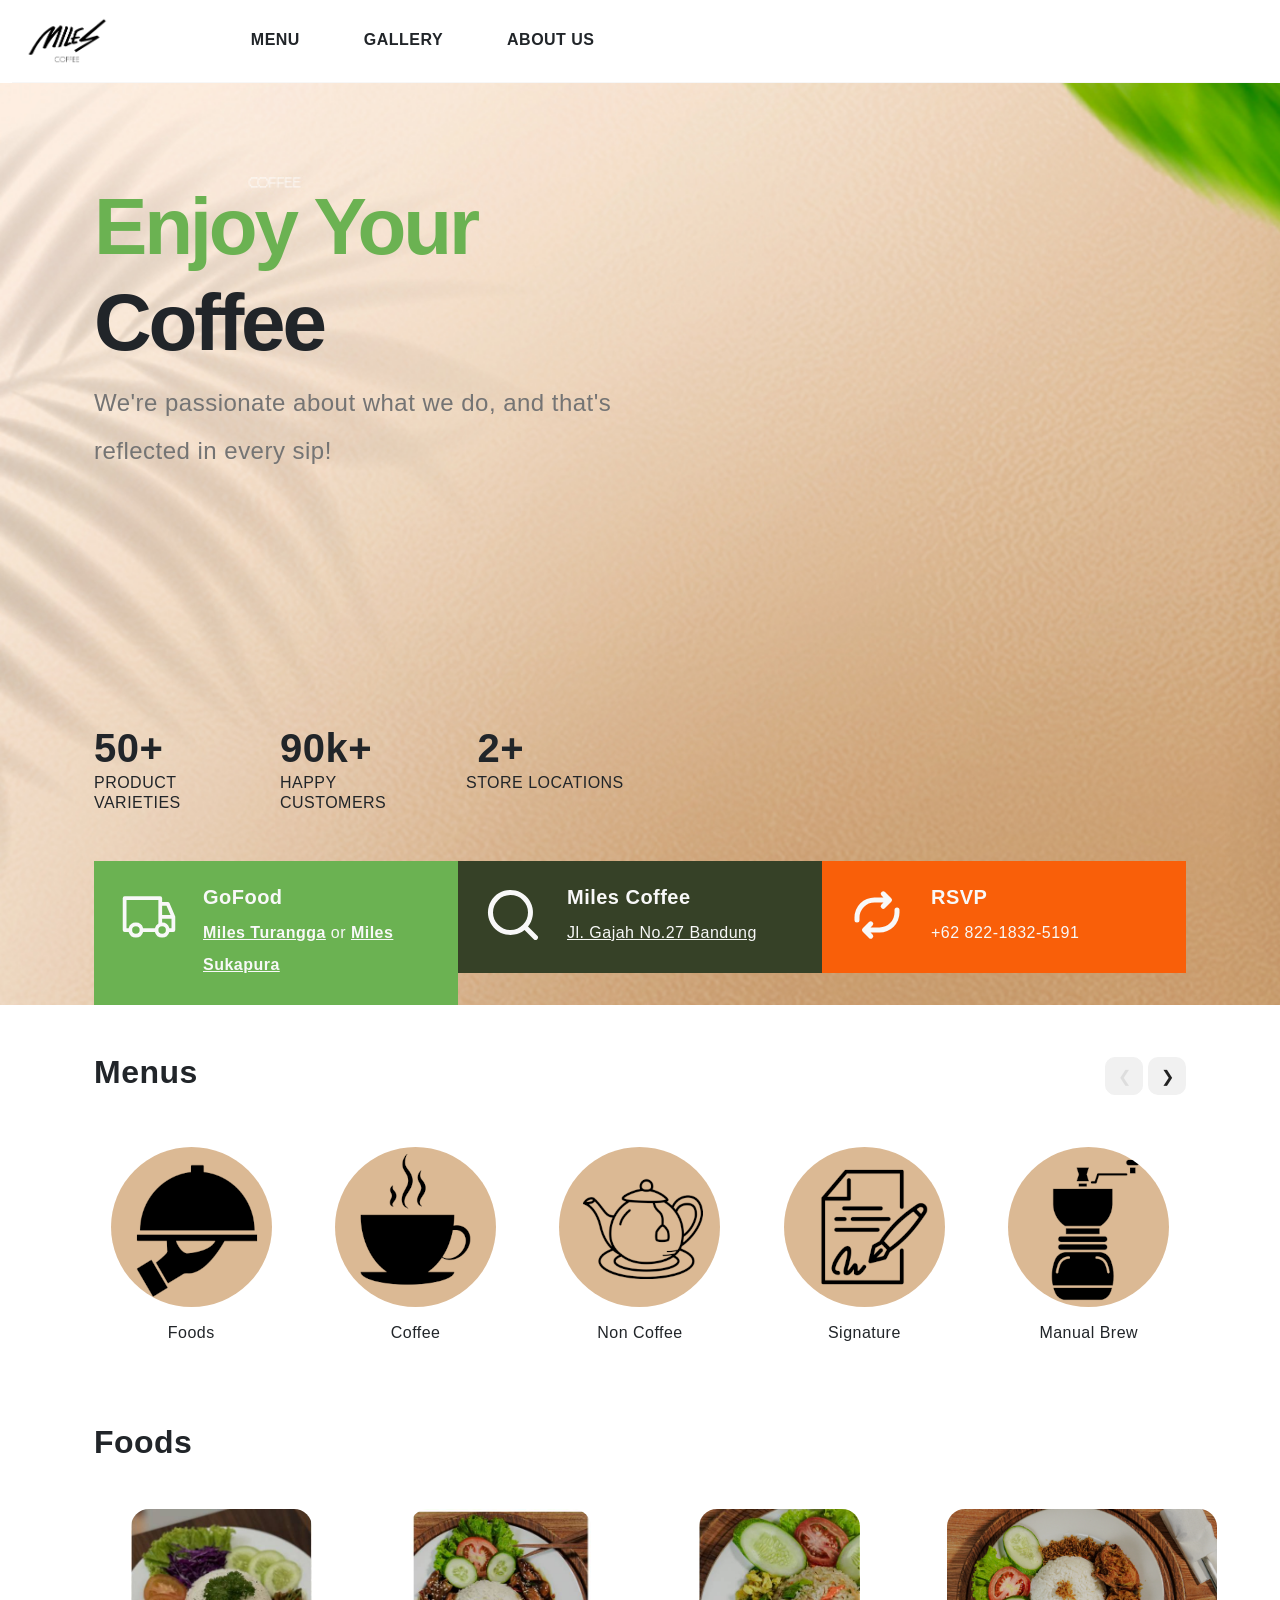
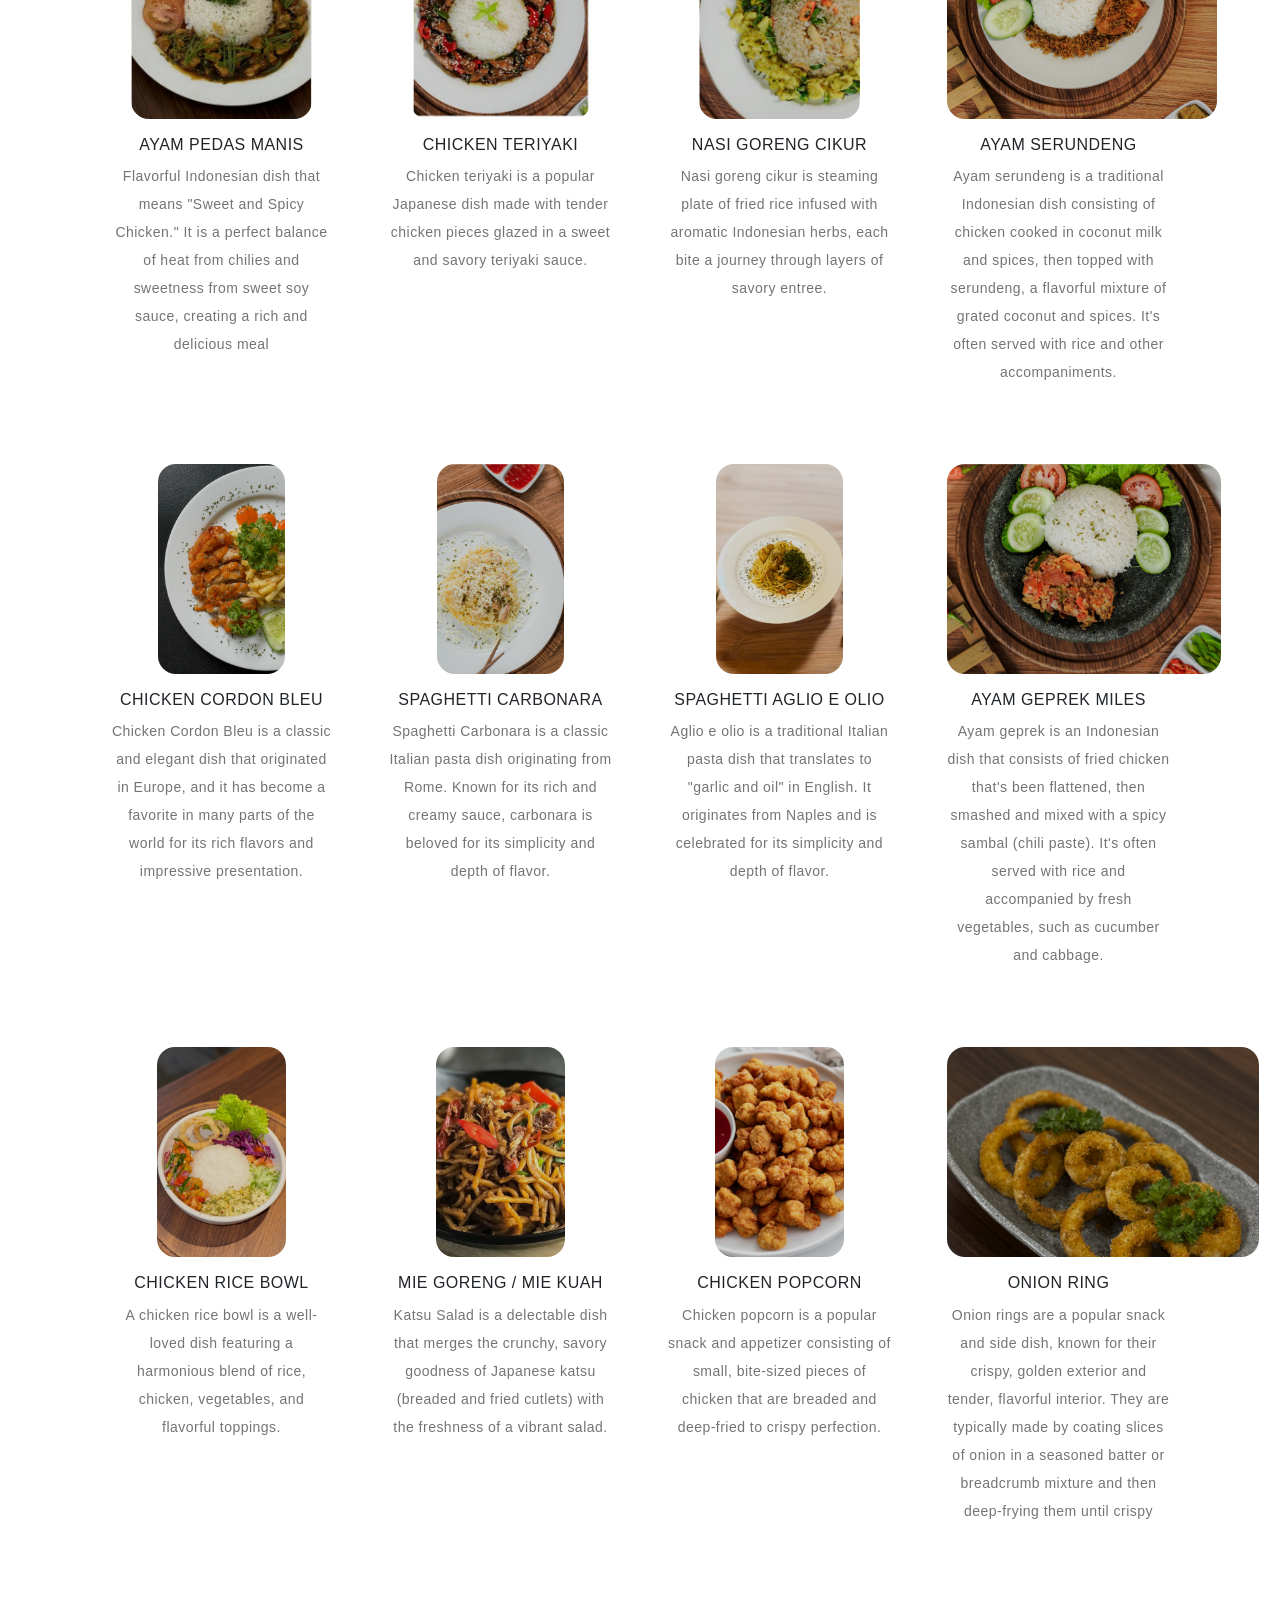
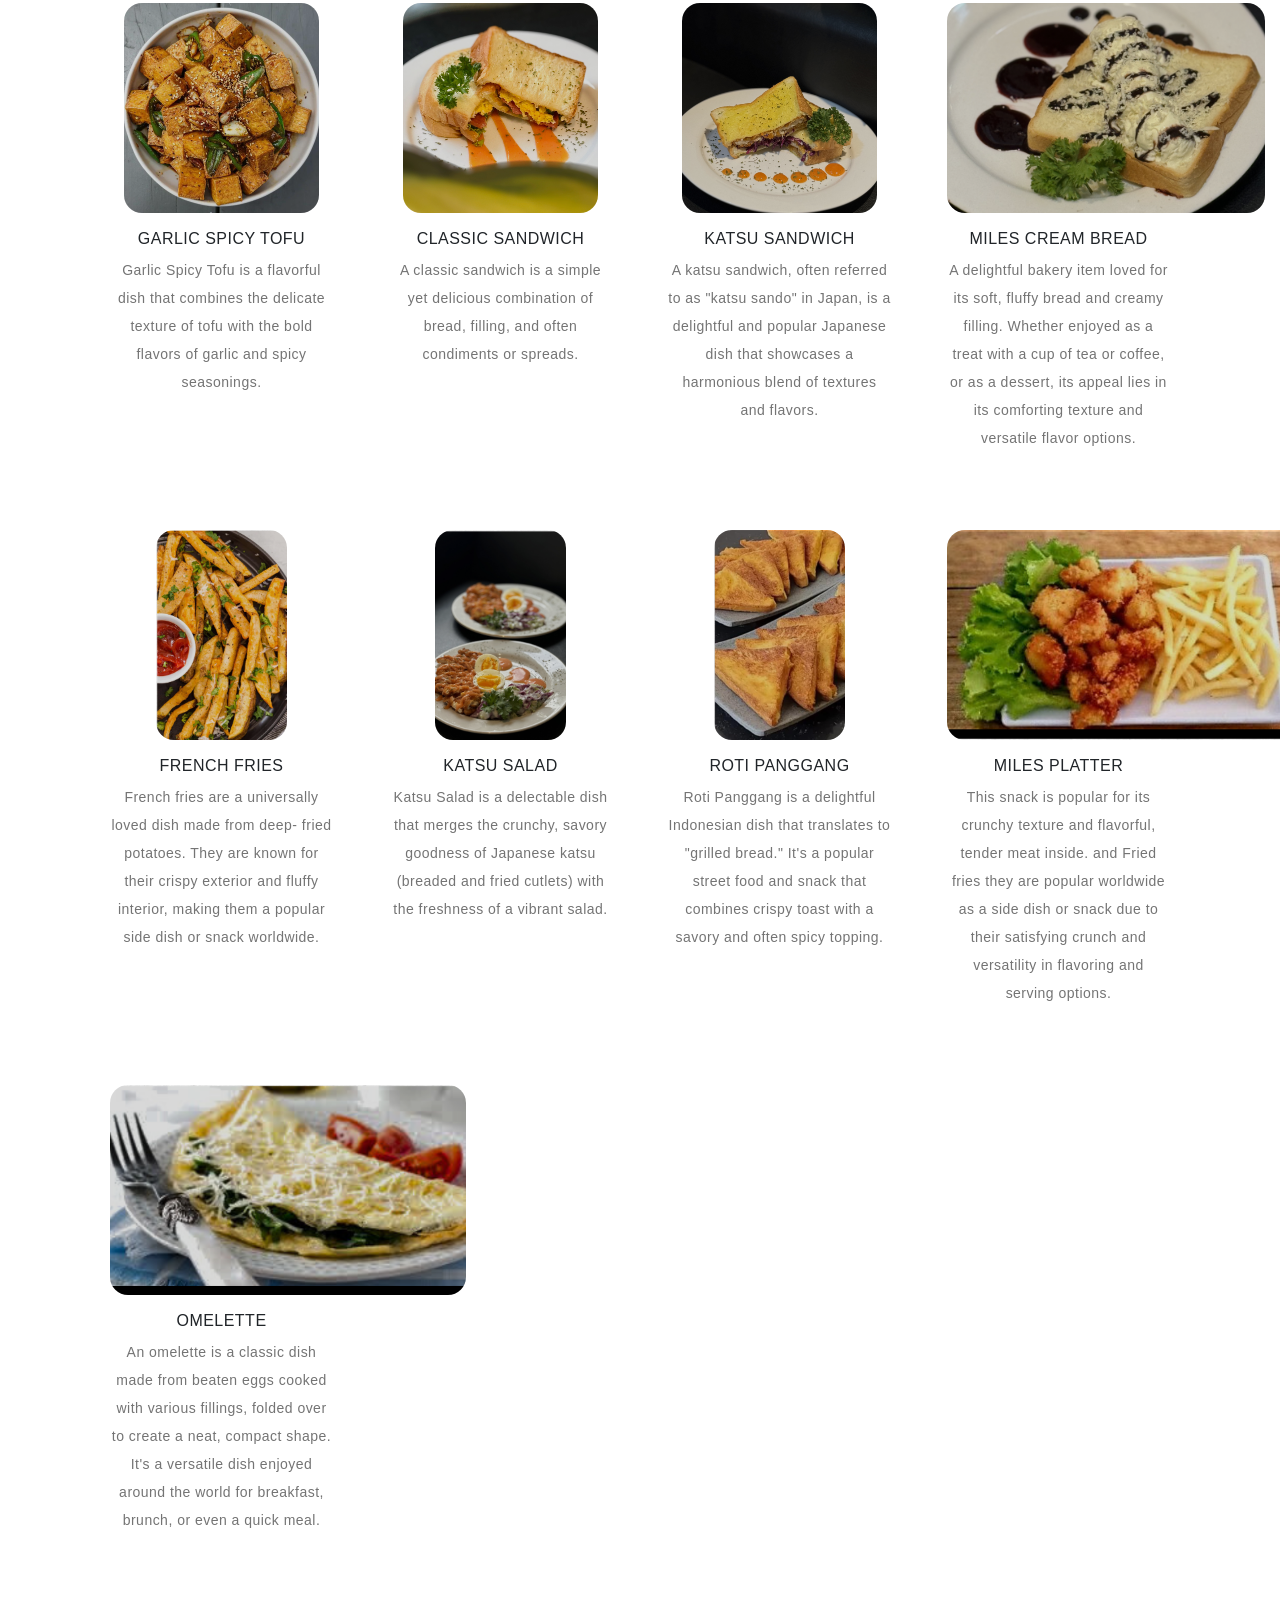
<file: 05-food.html>
<!DOCTYPE html>
<html lang="en">
  <head>
    <title>Miles Coffee</title>
    <meta charset="utf-8">
    <meta http-equiv="X-UA-Compatible" content="IE=edge">
    <meta name="viewport" content="width=device-width, initial-scale=1.0">
    <meta name="format-detection" content="telephone=no">
    <meta name="apple-mobile-web-app-capable" content="yes">
    <meta name="author" content="">
    <meta name="keywords" content="">
    <meta name="description" content="">

    <link rel="stylesheet" href="https://cdn.jsdelivr.net/npm/swiper@9/swiper-bundle.min.css">
    <link href="https://cdn.jsdelivr.net/npm/bootstrap@5.3.0-alpha3/dist/css/bootstrap.min.css" rel="stylesheet" integrity="sha384-KK94CHFLLe+nY2dmCWGMq91rCGa5gtU4mk92HdvYe+M/SXH301p5ILy+dN9+nJOZ" crossorigin="anonymous">
    <link rel="stylesheet" type="text/css" href="css/vendor.css">
    <link rel="stylesheet" type="text/css" href="style.css">

    <link rel="preconnect" href="https://fonts.googleapis.com">
    <link rel="preconnect" href="https://fonts.gstatic.com" crossorigin>
    <link href="https://fonts.googleapis.com/css2?family=Nunito:wght@400;700&family=Open+Sans:ital,wght@0,400;0,700;1,400;1,700&display=swap" rel="stylesheet">


    <link rel="apple-touch-icon" sizes="57x57" href="images/apple-icon-57x57.png">
    <link rel="apple-touch-icon" sizes="60x60" href="images/apple-icon-60x60.png">
    <link rel="apple-touch-icon" sizes="72x72" href="images/apple-icon-72x72.png">
    <link rel="apple-touch-icon" sizes="76x76" href="images/apple-icon-76x76.png">
    <link rel="apple-touch-icon" sizes="114x114" href="images/apple-icon-114x114.png">
    <link rel="apple-touch-icon" sizes="120x120" href="images/apple-icon-120x120.png">
    <link rel="apple-touch-icon" sizes="144x144" href="images/apple-icon-144x144.png">
    <link rel="apple-touch-icon" sizes="152x152" href="images/apple-icon-152x152.png">
    <link rel="apple-touch-icon" sizes="180x180" href="images/apple-icon-180x180.png">
    <link rel="icon" type="image/png" sizes="192x192"  href="images/android-icon-192x192.png">
    <link rel="icon" type="image/png" sizes="32x32" href="images/favicon-32x32.png">
    <link rel="icon" type="image/png" sizes="96x96" href="images/favicon-96x96.png">
    <link rel="icon" type="image/png" sizes="16x16" href="images/favicon-16x16.png">
    <link rel="manifest" href="images/manifest.json">
    <meta name="msapplication-TileColor" content="#ffffff">
    <meta name="msapplication-TileImage" content="images/ms-icon-144x144.png">
    <meta name="theme-color" content="#ffffff">
  </head>

  <body>

    <!-- ICONS-->
    <svg xmlns="http://www.w3.org/2000/svg" style="display: none;">
      <defs>
        <symbol xmlns="http://www.w3.org/2000/svg" id="facebook" viewBox="0 0 24 24"><path fill="currentColor" d="M15.12 5.32H17V2.14A26.11 26.11 0 0 0 14.26 2c-2.72 0-4.58 1.66-4.58 4.7v2.62H6.61v3.56h3.07V22h3.68v-9.12h3.06l.46-3.56h-3.52V7.05c0-1.05.28-1.73 1.76-1.73Z"/></symbol>
        <symbol xmlns="http://www.w3.org/2000/svg" id="twitter" viewBox="0 0 24 24"><path fill="currentColor" d="M22.991 3.95a1 1 0 0 0-1.51-.86a7.48 7.48 0 0 1-1.874.794a5.152 5.152 0 0 0-3.374-1.242a5.232 5.232 0 0 0-5.223 5.063a11.032 11.032 0 0 1-6.814-3.924a1.012 1.012 0 0 0-.857-.365a.999.999 0 0 0-.785.5a5.276 5.276 0 0 0-.242 4.769l-.002.001a1.041 1.041 0 0 0-.496.89a3.042 3.042 0 0 0 .027.439a5.185 5.185 0 0 0 1.568 3.312a.998.998 0 0 0-.066.77a5.204 5.204 0 0 0 2.362 2.922a7.465 7.465 0 0 1-3.59.448A1 1 0 0 0 1.45 19.3a12.942 12.942 0 0 0 7.01 2.061a12.788 12.788 0 0 0 12.465-9.363a12.822 12.822 0 0 0 .535-3.646l-.001-.2a5.77 5.77 0 0 0 1.532-4.202Zm-3.306 3.212a.995.995 0 0 0-.234.702c.01.165.009.331.009.488a10.824 10.824 0 0 1-.454 3.08a10.685 10.685 0 0 1-10.546 7.93a10.938 10.938 0 0 1-2.55-.301a9.48 9.48 0 0 0 2.942-1.564a1 1 0 0 0-.602-1.786a3.208 3.208 0 0 1-2.214-.935q.224-.042.445-.105a1 1 0 0 0-.08-1.943a3.198 3.198 0 0 1-2.25-1.726a5.3 5.3 0 0 0 .545.046a1.02 1.02 0 0 0 .984-.696a1 1 0 0 0-.4-1.137a3.196 3.196 0 0 1-1.425-2.673c0-.066.002-.133.006-.198a13.014 13.014 0 0 0 8.21 3.48a1.02 1.02 0 0 0 .817-.36a1 1 0 0 0 .206-.867a3.157 3.157 0 0 1-.087-.729a3.23 3.23 0 0 1 3.226-3.226a3.184 3.184 0 0 1 2.345 1.02a.993.993 0 0 0 .921.298a9.27 9.27 0 0 0 1.212-.322a6.681 6.681 0 0 1-1.026 1.524Z"/></symbol>
        <symbol xmlns="http://www.w3.org/2000/svg" id="youtube" viewBox="0 0 24 24"><path fill="currentColor" d="M23 9.71a8.5 8.5 0 0 0-.91-4.13a2.92 2.92 0 0 0-1.72-1A78.36 78.36 0 0 0 12 4.27a78.45 78.45 0 0 0-8.34.3a2.87 2.87 0 0 0-1.46.74c-.9.83-1 2.25-1.1 3.45a48.29 48.29 0 0 0 0 6.48a9.55 9.55 0 0 0 .3 2a3.14 3.14 0 0 0 .71 1.36a2.86 2.86 0 0 0 1.49.78a45.18 45.18 0 0 0 6.5.33c3.5.05 6.57 0 10.2-.28a2.88 2.88 0 0 0 1.53-.78a2.49 2.49 0 0 0 .61-1a10.58 10.58 0 0 0 .52-3.4c.04-.56.04-3.94.04-4.54ZM9.74 14.85V8.66l5.92 3.11c-1.66.92-3.85 1.96-5.92 3.08Z"/></symbol>
        <symbol xmlns="http://www.w3.org/2000/svg" id="instagram" viewBox="0 0 24 24"><path fill="currentColor" d="M17.34 5.46a1.2 1.2 0 1 0 1.2 1.2a1.2 1.2 0 0 0-1.2-1.2Zm4.6 2.42a7.59 7.59 0 0 0-.46-2.43a4.94 4.94 0 0 0-1.16-1.77a4.7 4.7 0 0 0-1.77-1.15a7.3 7.3 0 0 0-2.43-.47C15.06 2 14.72 2 12 2s-3.06 0-4.12.06a7.3 7.3 0 0 0-2.43.47a4.78 4.78 0 0 0-1.77 1.15a4.7 4.7 0 0 0-1.15 1.77a7.3 7.3 0 0 0-.47 2.43C2 8.94 2 9.28 2 12s0 3.06.06 4.12a7.3 7.3 0 0 0 .47 2.43a4.7 4.7 0 0 0 1.15 1.77a4.78 4.78 0 0 0 1.77 1.15a7.3 7.3 0 0 0 2.43.47C8.94 22 9.28 22 12 22s3.06 0 4.12-.06a7.3 7.3 0 0 0 2.43-.47a4.7 4.7 0 0 0 1.77-1.15a4.85 4.85 0 0 0 1.16-1.77a7.59 7.59 0 0 0 .46-2.43c0-1.06.06-1.4.06-4.12s0-3.06-.06-4.12ZM20.14 16a5.61 5.61 0 0 1-.34 1.86a3.06 3.06 0 0 1-.75 1.15a3.19 3.19 0 0 1-1.15.75a5.61 5.61 0 0 1-1.86.34c-1 .05-1.37.06-4 .06s-3 0-4-.06a5.73 5.73 0 0 1-1.94-.3a3.27 3.27 0 0 1-1.1-.75a3 3 0 0 1-.74-1.15a5.54 5.54 0 0 1-.4-1.9c0-1-.06-1.37-.06-4s0-3 .06-4a5.54 5.54 0 0 1 .35-1.9A3 3 0 0 1 5 5a3.14 3.14 0 0 1 1.1-.8A5.73 5.73 0 0 1 8 3.86c1 0 1.37-.06 4-.06s3 0 4 .06a5.61 5.61 0 0 1 1.86.34a3.06 3.06 0 0 1 1.19.8a3.06 3.06 0 0 1 .75 1.1a5.61 5.61 0 0 1 .34 1.9c.05 1 .06 1.37.06 4s-.01 3-.06 4ZM12 6.87A5.13 5.13 0 1 0 17.14 12A5.12 5.12 0 0 0 12 6.87Zm0 8.46A3.33 3.33 0 1 1 15.33 12A3.33 3.33 0 0 1 12 15.33Z"/></symbol>
        <symbol xmlns="http://www.w3.org/2000/svg" id="amazon" viewBox="0 0 24 24"><path fill="currentColor" d="M1.04 17.52q.1-.16.32-.02a21.308 21.308 0 0 0 10.88 2.9a21.524 21.524 0 0 0 7.74-1.46q.1-.04.29-.12t.27-.12a.356.356 0 0 1 .47.12q.17.24-.11.44q-.36.26-.92.6a14.99 14.99 0 0 1-3.84 1.58A16.175 16.175 0 0 1 12 22a16.017 16.017 0 0 1-5.9-1.09a16.246 16.246 0 0 1-4.98-3.07a.273.273 0 0 1-.12-.2a.215.215 0 0 1 .04-.12Zm6.02-5.7a4.036 4.036 0 0 1 .68-2.36A4.197 4.197 0 0 1 9.6 7.98a10.063 10.063 0 0 1 2.66-.66q.54-.06 1.76-.16v-.34a3.562 3.562 0 0 0-.28-1.72a1.5 1.5 0 0 0-1.32-.6h-.16a2.189 2.189 0 0 0-1.14.42a1.64 1.64 0 0 0-.62 1a.508.508 0 0 1-.4.46L7.8 6.1q-.34-.08-.34-.36a.587.587 0 0 1 .02-.14a3.834 3.834 0 0 1 1.67-2.64A6.268 6.268 0 0 1 12.26 2h.5a5.054 5.054 0 0 1 3.56 1.18a3.81 3.81 0 0 1 .37.43a3.875 3.875 0 0 1 .27.41a2.098 2.098 0 0 1 .18.52q.08.34.12.47a2.856 2.856 0 0 1 .06.56q.02.43.02.51v4.84a2.868 2.868 0 0 0 .15.95a2.475 2.475 0 0 0 .29.62q.14.19.46.61a.599.599 0 0 1 .12.32a.346.346 0 0 1-.16.28q-1.66 1.44-1.8 1.56a.557.557 0 0 1-.58.04q-.28-.24-.49-.46t-.3-.32a4.466 4.466 0 0 1-.29-.39q-.2-.29-.28-.39a4.91 4.91 0 0 1-2.2 1.52a6.038 6.038 0 0 1-1.68.2a3.505 3.505 0 0 1-2.53-.95a3.553 3.553 0 0 1-.99-2.69Zm3.44-.4a1.895 1.895 0 0 0 .39 1.25a1.294 1.294 0 0 0 1.05.47a1.022 1.022 0 0 0 .17-.02a1.022 1.022 0 0 1 .15-.02a2.033 2.033 0 0 0 1.3-1.08a3.13 3.13 0 0 0 .33-.83a3.8 3.8 0 0 0 .12-.73q.01-.28.01-.92v-.5a7.287 7.287 0 0 0-1.76.16a2.144 2.144 0 0 0-1.76 2.22Zm8.4 6.44a.626.626 0 0 1 .12-.16a3.14 3.14 0 0 1 .96-.46a6.52 6.52 0 0 1 1.48-.22a1.195 1.195 0 0 1 .38.02q.9.08 1.08.3a.655.655 0 0 1 .08.36v.14a4.56 4.56 0 0 1-.38 1.65a3.84 3.84 0 0 1-1.06 1.53a.302.302 0 0 1-.18.08a.177.177 0 0 1-.08-.02q-.12-.06-.06-.22a7.632 7.632 0 0 0 .74-2.42a.513.513 0 0 0-.08-.32q-.2-.24-1.12-.24q-.34 0-.8.04q-.5.06-.92.12a.232.232 0 0 1-.16-.04a.065.065 0 0 1-.02-.08a.153.153 0 0 1 .02-.06Z"/></symbol>

        <symbol xmlns="http://www.w3.org/2000/svg" id="menu" viewBox="0 0 24 24"><path fill="currentColor" d="M2 6a1 1 0 0 1 1-1h18a1 1 0 1 1 0 2H3a1 1 0 0 1-1-1m0 6.032a1 1 0 0 1 1-1h18a1 1 0 1 1 0 2H3a1 1 0 0 1-1-1m1 5.033a1 1 0 1 0 0 2h18a1 1 0 0 0 0-2z"/></symbol>
        <symbol xmlns="http://www.w3.org/2000/svg" id="link" viewBox="0 0 24 24"><path fill="currentColor" d="M12 19a1 1 0 1 0-1-1a1 1 0 0 0 1 1Zm5 0a1 1 0 1 0-1-1a1 1 0 0 0 1 1Zm0-4a1 1 0 1 0-1-1a1 1 0 0 0 1 1Zm-5 0a1 1 0 1 0-1-1a1 1 0 0 0 1 1Zm7-12h-1V2a1 1 0 0 0-2 0v1H8V2a1 1 0 0 0-2 0v1H5a3 3 0 0 0-3 3v14a3 3 0 0 0 3 3h14a3 3 0 0 0 3-3V6a3 3 0 0 0-3-3Zm1 17a1 1 0 0 1-1 1H5a1 1 0 0 1-1-1v-9h16Zm0-11H4V6a1 1 0 0 1 1-1h1v1a1 1 0 0 0 2 0V5h8v1a1 1 0 0 0 2 0V5h1a1 1 0 0 1 1 1ZM7 15a1 1 0 1 0-1-1a1 1 0 0 0 1 1Zm0 4a1 1 0 1 0-1-1a1 1 0 0 0 1 1Z"/></symbol>
        <symbol xmlns="http://www.w3.org/2000/svg" id="arrow-right" viewBox="0 0 24 24"><path fill="currentColor" d="M17.92 11.62a1 1 0 0 0-.21-.33l-5-5a1 1 0 0 0-1.42 1.42l3.3 3.29H7a1 1 0 0 0 0 2h7.59l-3.3 3.29a1 1 0 0 0 0 1.42a1 1 0 0 0 1.42 0l5-5a1 1 0 0 0 .21-.33a1 1 0 0 0 0-.76Z"/></symbol>
        <symbol xmlns="http://www.w3.org/2000/svg" id="category" viewBox="0 0 24 24"><path fill="currentColor" d="M19 5.5h-6.28l-.32-1a3 3 0 0 0-2.84-2H5a3 3 0 0 0-3 3v13a3 3 0 0 0 3 3h14a3 3 0 0 0 3-3v-10a3 3 0 0 0-3-3Zm1 13a1 1 0 0 1-1 1H5a1 1 0 0 1-1-1v-13a1 1 0 0 1 1-1h4.56a1 1 0 0 1 .95.68l.54 1.64a1 1 0 0 0 .95.68h7a1 1 0 0 1 1 1Z"/></symbol>
        <symbol xmlns="http://www.w3.org/2000/svg" id="calendar" viewBox="0 0 24 24"><path fill="currentColor" d="M19 4h-2V3a1 1 0 0 0-2 0v1H9V3a1 1 0 0 0-2 0v1H5a3 3 0 0 0-3 3v12a3 3 0 0 0 3 3h14a3 3 0 0 0 3-3V7a3 3 0 0 0-3-3Zm1 15a1 1 0 0 1-1 1H5a1 1 0 0 1-1-1v-7h16Zm0-9H4V7a1 1 0 0 1 1-1h2v1a1 1 0 0 0 2 0V6h6v1a1 1 0 0 0 2 0V6h2a1 1 0 0 1 1 1Z"/></symbol>
        <symbol xmlns="http://www.w3.org/2000/svg" id="heart" viewBox="0 0 24 24"><path fill="currentColor" d="M20.16 4.61A6.27 6.27 0 0 0 12 4a6.27 6.27 0 0 0-8.16 9.48l7.45 7.45a1 1 0 0 0 1.42 0l7.45-7.45a6.27 6.27 0 0 0 0-8.87Zm-1.41 7.46L12 18.81l-6.75-6.74a4.28 4.28 0 0 1 3-7.3a4.25 4.25 0 0 1 3 1.25a1 1 0 0 0 1.42 0a4.27 4.27 0 0 1 6 6.05Z"/></symbol>
        <symbol xmlns="http://www.w3.org/2000/svg" id="plus" viewBox="0 0 24 24"><path fill="currentColor" d="M19 11h-6V5a1 1 0 0 0-2 0v6H5a1 1 0 0 0 0 2h6v6a1 1 0 0 0 2 0v-6h6a1 1 0 0 0 0-2Z"/></symbol>
        <symbol xmlns="http://www.w3.org/2000/svg" id="minus" viewBox="0 0 24 24"><path fill="currentColor" d="M19 11H5a1 1 0 0 0 0 2h14a1 1 0 0 0 0-2Z"/></symbol>
        <symbol xmlns="http://www.w3.org/2000/svg" id="cart" viewBox="0 0 24 24"><path fill="currentColor" d="M8.5 19a1.5 1.5 0 1 0 1.5 1.5A1.5 1.5 0 0 0 8.5 19ZM19 16H7a1 1 0 0 1 0-2h8.491a3.013 3.013 0 0 0 2.885-2.176l1.585-5.55A1 1 0 0 0 19 5H6.74a3.007 3.007 0 0 0-2.82-2H3a1 1 0 0 0 0 2h.921a1.005 1.005 0 0 1 .962.725l.155.545v.005l1.641 5.742A3 3 0 0 0 7 18h12a1 1 0 0 0 0-2Zm-1.326-9l-1.22 4.274a1.005 1.005 0 0 1-.963.726H8.754l-.255-.892L7.326 7ZM16.5 19a1.5 1.5 0 1 0 1.5 1.5a1.5 1.5 0 0 0-1.5-1.5Z"/></symbol>
        <symbol xmlns="http://www.w3.org/2000/svg" id="check" viewBox="0 0 24 24"><path fill="currentColor" d="M18.71 7.21a1 1 0 0 0-1.42 0l-7.45 7.46l-3.13-3.14A1 1 0 1 0 5.29 13l3.84 3.84a1 1 0 0 0 1.42 0l8.16-8.16a1 1 0 0 0 0-1.47Z"/></symbol>
        <symbol xmlns="http://www.w3.org/2000/svg" id="trash" viewBox="0 0 24 24"><path fill="currentColor" d="M10 18a1 1 0 0 0 1-1v-6a1 1 0 0 0-2 0v6a1 1 0 0 0 1 1ZM20 6h-4V5a3 3 0 0 0-3-3h-2a3 3 0 0 0-3 3v1H4a1 1 0 0 0 0 2h1v11a3 3 0 0 0 3 3h8a3 3 0 0 0 3-3V8h1a1 1 0 0 0 0-2ZM10 5a1 1 0 0 1 1-1h2a1 1 0 0 1 1 1v1h-4Zm7 14a1 1 0 0 1-1 1H8a1 1 0 0 1-1-1V8h10Zm-3-1a1 1 0 0 0 1-1v-6a1 1 0 0 0-2 0v6a1 1 0 0 0 1 1Z"/></symbol>
        <symbol xmlns="http://www.w3.org/2000/svg" id="search" viewBox="0 0 24 24"><path fill="currentColor" d="M21.71 20.29L18 16.61A9 9 0 1 0 16.61 18l3.68 3.68a1 1 0 0 0 1.42 0a1 1 0 0 0 0-1.39ZM11 18a7 7 0 1 1 7-7a7 7 0 0 1-7 7Z"/></symbol>
        <symbol xmlns="http://www.w3.org/2000/svg" id="close" viewBox="0 0 15 15"><path fill="currentColor" d="M7.953 3.788a.5.5 0 0 0-.906 0L6.08 5.85l-2.154.33a.5.5 0 0 0-.283.843l1.574 1.613l-.373 2.284a.5.5 0 0 0 .736.518l1.92-1.063l1.921 1.063a.5.5 0 0 0 .736-.519l-.373-2.283l1.574-1.613a.5.5 0 0 0-.283-.844L8.921 5.85l-.968-2.062Z"/></symbol>
        
        <symbol xmlns="http://www.w3.org/2000/svg" id="package" viewBox="0 0 48 48"><path fill="none" stroke="currentColor" stroke-linecap="round" stroke-linejoin="round" d="m24 13.264l7.288 4.21L24 21.681l-7.288-4.209Z"/><path fill="none" stroke="currentColor" stroke-linecap="round" stroke-linejoin="round" d="M16.712 17.473v8.418L24 30.101l7.288-4.21v-8.418M24 30.1v-8.418"/><path fill="none" stroke="currentColor" stroke-linecap="round" stroke-linejoin="round" d="M40.905 21.405a16.905 16.905 0 1 0-23.389 15.611L24 43.5l6.484-6.484a16.906 16.906 0 0 0 10.42-15.611"/></symbol>
        <symbol xmlns="http://www.w3.org/2000/svg" id="secure" viewBox="0 0 48 48"><path fill="none" stroke="currentColor" stroke-linecap="round" stroke-linejoin="round" d="M14.134 36V20.11h19.732M19.279 36h14.587V25.45"/><path fill="none" stroke="currentColor" stroke-linecap="round" stroke-linejoin="round" d="m19.246 26.606l4.135 4.135l5.373-5.372m-8.934-9.282a4.087 4.087 0 1 1 8.174 0m0 0v4.023m-8.172-4.108v4.108"/><path fill="none" stroke="currentColor" stroke-linecap="round" stroke-linejoin="round" d="M30.288 44.566a21.516 21.516 0 1 1 9.69-6.18"/></symbol>
        <symbol xmlns="http://www.w3.org/2000/svg" id="quality" viewBox="0 0 48 48"><path fill="none" stroke="currentColor" stroke-linecap="round" stroke-linejoin="round" d="m30.59 13.45l4.77 2.94L24 34.68l-10.33-7l3.11-4.6l5.52 3.71l8.26-13.38Z"/><path fill="none" stroke="currentColor" stroke-linecap="round" stroke-linejoin="round" d="M24 4.5s-11.26 2-15.25 2v20a11.16 11.16 0 0 0 .8 4.1a15 15 0 0 0 2 3.61a22 22 0 0 0 2.81 3.07a34.47 34.47 0 0 0 3 2.48a34 34 0 0 0 2.89 1.86c1 .59 1.71 1 2.13 1.19l1 .49a1.44 1.44 0 0 0 1.24 0l1-.49c.42-.2 1.13-.6 2.13-1.19a34 34 0 0 0 2.89-1.86a34.47 34.47 0 0 0 3-2.48a22 22 0 0 0 2.81-3.07a15 15 0 0 0 2-3.61a11.16 11.16 0 0 0 .8-4.1v-20c-3.99.03-15.25-2-15.25-2"/></symbol>
        <symbol xmlns="http://www.w3.org/2000/svg" id="savings" viewBox="0 0 48 48"><circle cx="24" cy="24" r="21.5" fill="none" stroke="currentColor" stroke-linecap="round" stroke-linejoin="round"/><path fill="none" stroke="currentColor" stroke-linecap="round" stroke-linejoin="round" d="M12.5 23.684a3.298 3.298 0 0 1 5.63-2.332l3.212 3.212h0l8.53-8.53a3.298 3.298 0 0 1 5.628 2.333h0c0 .875-.348 1.714-.966 2.333L22.983 32.25a2.321 2.321 0 0 1-3.283 0l-6.234-6.233a3.298 3.298 0 0 1-.966-2.333"/></symbol>
        <symbol xmlns="http://www.w3.org/2000/svg" id="offers" viewBox="0 0 48 48"><path fill="none" stroke="currentColor" stroke-linecap="round" stroke-linejoin="round" d="m41.556 39.297l-22.022 3.11a1.097 1.097 0 0 1-1.245-.97l-2.352-22.311a1.097 1.097 0 0 1 1.08-1.213l24.238-.229a1.097 1.097 0 0 1 1.108 1.09l.137 19.429c.004.55-.4 1.017-.944 1.094M26.1 25.258v2.579m8.494-2.731v2.175"/><path fill="none" stroke="currentColor" stroke-linecap="round" stroke-linejoin="round" d="M34.343 32.346c-1.437.828-1.926 1.198-2.774 1.988c-1.19-.457-2.284-1.228-3.797-1.456m-15.953 8.721l-3.49-1.6a1.12 1.12 0 0 1-.643-.863L5.511 23.593c-.056-.4.108-.8.43-1.046l3.15-2.406a1.257 1.257 0 0 1 2.014.874l1.966 19.69a.887.887 0 0 1-1.252.894m11.989-28.112c.214-.456.964-1.716 2.76-3.618c3.108-3.323 4.26-4.288 4.26-4.288s1.42.75 3.27 3.109c1.876 2.358 1.93 3.832 1.93 3.832s.67-.08-4.797 1.688c-3.055.991-4.368 1.152-4.931 1.152"/><path fill="none" stroke="currentColor" stroke-linecap="round" stroke-linejoin="round" d="M26.97 17.828v-.054c0-.884-.241-1.715-.67-2.412c-.563-.91-1.447-1.608-2.492-1.876a3.58 3.58 0 0 0-1.072-.16c-.429 0-.858.053-1.233.214c-1.152.348-2.063 1.18-2.573 2.278a4.747 4.747 0 0 0-.428 1.956v.134"/><path fill="none" stroke="currentColor" stroke-linecap="round" stroke-linejoin="round" d="M18.93 15.818c-.562-.107-1.5-.349-3.135-.884c-2.304-.75-3.43-1.528-3.43-1.528s-.456-1.393 1.045-3.296s2.653-2.52 2.653-2.52s.911.778 3.43 3.485c1.26 1.313 1.796 2.09 2.01 2.465h.027"/></symbol>
        
        <symbol xmlns="http://www.w3.org/2000/svg" id="delivery" viewBox="0 0 32 32"><path fill="currentColor" d="m29.92 16.61l-3-7A1 1 0 0 0 26 9h-3V7a1 1 0 0 0-1-1H3a1 1 0 0 0-1 1v17a1 1 0 0 0 1 1h2.14a4 4 0 0 0 7.72 0h6.28a4 4 0 0 0 7.72 0H29a1 1 0 0 0 1-1v-7a1 1 0 0 0-.08-.39M23 11h2.34l2.14 5H23ZM9 26a2 2 0 1 1 2-2a2 2 0 0 1-2 2m10.14-3h-6.28a4 4 0 0 0-7.72 0H4V8h17v12.56A4 4 0 0 0 19.14 23M23 26a2 2 0 1 1 2-2a2 2 0 0 1-2 2m5-3h-1.14A4 4 0 0 0 23 20v-2h5Z"/></symbol>
        <symbol xmlns="http://www.w3.org/2000/svg" id="Miles Coffee" viewBox="0 0 24 24"><path fill="currentColor" d="M0 2.84c1.402 2.71 1.445 5.241 2.977 10.4c1.855 5.341 8.703 5.701 9.21 5.711c.46.726 1.513 1.704 3.926 2.21l.268-1.272c-2.082-.436-2.844-1.239-3.106-1.68l-.005.006c.087-.484 1.523-5.377-1.323-9.352C7.182 3.583 0 2.84 0 2.84m24 .84c-3.898.611-4.293-.92-11.473 3.093a11.879 11.879 0 0 1 2.625 10.05c3.723-1.486 5.166-3.976 5.606-6.466c0 0 1.27-4.716 3.242-6.677M12.527 6.773l-.002-.002v.004zM2.643 5.22s5.422 1.426 8.543 11.543c-2.945-.889-4.203-3.796-4.63-5.168h.006a15.863 15.863 0 0 0-3.92-6.375z"/></symbol>
        <symbol xmlns="http://www.w3.org/2000/svg" id="fresh" viewBox="0 0 24 24"><g fill="none"><path d="M24 0v24H0V0zM12.594 23.258l-.012.002l-.071.035l-.02.004l-.014-.004l-.071-.036c-.01-.003-.019 0-.024.006l-.004.01l-.017.428l.005.02l.01.013l.104.074l.015.004l.012-.004l.104-.074l.012-.016l.004-.017l-.017-.427c-.002-.01-.009-.017-.016-.018m.264-.113l-.014.002l-.184.093l-.01.01l-.003.011l.018.43l.005.012l.008.008l.201.092c.012.004.023 0 .029-.008l.004-.014l-.034-.614c-.003-.012-.01-.02-.02-.022m-.715.002a.023.023 0 0 0-.027.006l-.006.014l-.034.614c0 .012.007.02.017.024l.015-.002l.201-.093l.01-.008l.003-.011l.018-.43l-.003-.012l-.01-.01z"/><path fill="currentColor" d="M20 9a1 1 0 0 1 1 1v1a8 8 0 0 1-8 8H9.414l.793.793a1 1 0 0 1-1.414 1.414l-2.496-2.496a.997.997 0 0 1-.287-.567L6 17.991a.996.996 0 0 1 .237-.638l.056-.06l2.5-2.5a1 1 0 0 1 1.414 1.414L9.414 17H13a6 6 0 0 0 6-6v-1a1 1 0 0 1 1-1m-4.793-6.207l2.5 2.5a1 1 0 0 1 0 1.414l-2.5 2.5a1 1 0 1 1-1.414-1.414L14.586 7H11a6 6 0 0 0-6 6v1a1 1 0 1 1-2 0v-1a8 8 0 0 1 8-8h3.586l-.793-.793a1 1 0 0 1 1.414-1.414"/></g></symbol>

        <symbol xmlns="http://www.w3.org/2000/svg" id="star-full" viewBox="0 0 24 24"><path fill="currentColor" d="m3.1 11.3l3.6 3.3l-1 4.6c-.1.6.1 1.2.6 1.5c.2.2.5.3.8.3c.2 0 .4 0 .6-.1c0 0 .1 0 .1-.1l4.1-2.3l4.1 2.3s.1 0 .1.1c.5.2 1.1.2 1.5-.1c.5-.3.7-.9.6-1.5l-1-4.6c.4-.3 1-.9 1.6-1.5l1.9-1.7l.1-.1c.4-.4.5-1 .3-1.5s-.6-.9-1.2-1h-.1l-4.7-.5l-1.9-4.3s0-.1-.1-.1c-.1-.7-.6-1-1.1-1c-.5 0-1 .3-1.3.8c0 0 0 .1-.1.1L8.7 8.2L4 8.7h-.1c-.5.1-1 .5-1.2 1c-.1.6 0 1.2.4 1.6"/></symbol>
        <symbol xmlns="http://www.w3.org/2000/svg" id="star-half" viewBox="0 0 24 24"><path fill="currentColor" d="m3.1 11.3l3.6 3.3l-1 4.6c-.1.6.1 1.2.6 1.5c.2.2.5.3.8.3c.2 0 .4 0 .6-.1c0 0 .1 0 .1-.1l4.1-2.3l4.1 2.3s.1 0 .1.1c.5.2 1.1.2 1.5-.1c.5-.3.7-.9.6-1.5l-1-4.6c.4-.3 1-.9 1.6-1.5l1.9-1.7l.1-.1c.4-.4.5-1 .3-1.5s-.6-.9-1.2-1h-.1l-4.7-.5l-1.9-4.3s0-.1-.1-.1c-.1-.7-.6-1-1.1-1c-.5 0-1 .3-1.3.8c0 0 0 .1-.1.1L8.7 8.2L4 8.7h-.1c-.5.1-1 .5-1.2 1c-.1.6 0 1.2.4 1.6m8.9 5V5.8l1.7 3.8c.1.3.5.5.8.6l4.2.5l-3.1 2.8c-.3.2-.4.6-.3 1c0 .2.5 2.2.8 4.1l-3.6-2.1c-.2-.2-.3-.2-.5-.2"/></symbol>

        <symbol xmlns="http://www.w3.org/2000/svg" id="user" viewBox="0 0 24 24"><g fill="none" stroke="currentColor" stroke-width="1.5"><circle cx="12" cy="9" r="3"/><circle cx="12" cy="12" r="10"/><path stroke-linecap="round" d="M17.97 20c-.16-2.892-1.045-5-5.97-5s-5.81 2.108-5.97 5"/></g></symbol>
        <symbol xmlns="http://www.w3.org/2000/svg" id="wishlist" viewBox="0 0 24 24"><g fill="none" stroke="currentColor" stroke-width="1.5"><path d="M21 16.09v-4.992c0-4.29 0-6.433-1.318-7.766C18.364 2 16.242 2 12 2C7.757 2 5.636 2 4.318 3.332C3 4.665 3 6.81 3 11.098v4.993c0 3.096 0 4.645.734 5.321c.35.323.792.526 1.263.58c.987.113 2.14-.907 4.445-2.946c1.02-.901 1.529-1.352 2.118-1.47c.29-.06.59-.06.88 0c.59.118 1.099.569 2.118 1.47c2.305 2.039 3.458 3.059 4.445 2.945c.47-.053.913-.256 1.263-.579c.734-.676.734-2.224.734-5.321Z"/><path stroke-linecap="round" d="M15 6H9"/></g></symbol>
        <symbol xmlns="http://www.w3.org/2000/svg" id="shopping-bag" viewBox="0 0 24 24"><g fill="none" stroke="currentColor" stroke-width="1.5"><path d="M3.864 16.455c-.858-3.432-1.287-5.147-.386-6.301C4.378 9 6.148 9 9.685 9h4.63c3.538 0 5.306 0 6.207 1.154c.901 1.153.472 2.87-.386 6.301c-.546 2.183-.818 3.274-1.632 3.91c-.814.635-1.939.635-4.189.635h-4.63c-2.25 0-3.375 0-4.189-.635c-.814-.636-1.087-1.727-1.632-3.91Z"/><path d="m19.5 9.5l-.71-2.605c-.274-1.005-.411-1.507-.692-1.886A2.5 2.5 0 0 0 17 4.172C16.56 4 16.04 4 15 4M4.5 9.5l.71-2.605c.274-1.005.411-1.507.692-1.886A2.5 2.5 0 0 1 7 4.172C7.44 4 7.96 4 9 4"/><path d="M9 4a1 1 0 0 1 1-1h4a1 1 0 1 1 0 2h-4a1 1 0 0 1-1-1Z"/><path stroke-linecap="round" stroke-linejoin="round" d="M8 13v4m8-4v4m-4-4v4"/></g></symbol>

        <symbol xmlns="http://www.w3.org/2000/svg" id="fruits" viewBox="0 0 48 48"><g fill="currentColor" fill-rule="evenodd" clip-rule="evenodd"><path d="M18.88 7.566a1 1 0 0 1 1 1v6.6a1 1 0 1 1-2 0v-6.6a1 1 0 0 1 1-1"/><path d="M11.78 13.905c1.13-.27 2.283-.065 3.48.553c.975.505 1.667.736 2.206.847c.538.112.966.114 1.483.114v2h-.02c-.516 0-1.12 0-1.868-.155c-.757-.157-1.622-.462-2.72-1.03c-.878-.453-1.54-.517-2.096-.384c-.584.14-1.201.53-1.912 1.264c-1.632 1.688-2.139 3.426-2.316 4.762c-.1 1.644.197 4.89 1.668 8.063c.5 1.08 1.21 2.57 2.076 3.737c.432.582.866 1.03 1.283 1.306c.405.267.741.34 1.046.288c3.123-.538 3.71-.551 4.319-.551h1.037v2H18.38c-.422 0-.92 0-3.95.522c-.94.162-1.787-.127-2.488-.59c-.689-.455-1.284-1.106-1.787-1.783c-1.005-1.353-1.791-3.024-2.284-4.088c-1.638-3.532-1.972-7.137-1.848-9.064l.003-.032l.004-.032c.212-1.644.844-3.839 2.866-5.928c.845-.874 1.783-1.556 2.885-1.82"/><path d="M14.64 11.41c1.496 1.431 2.307 3.166 2.307 4.51a1 1 0 1 0 2 0c0-2.05-1.168-4.275-2.925-5.956C14.244 8.265 11.743 7 8.896 7a1 1 0 0 0 0 2c2.244 0 4.268.999 5.743 2.41"/><path d="M8.574 7.009a1 1 0 0 1 1.116.868c.492 3.93 3.945 6 6.734 7.115a1 1 0 0 1-.743 1.857c-2.869-1.147-7.335-3.604-7.975-8.724a1 1 0 0 1 .868-1.116m17.188 6.894c-1.152-.264-2.334-.066-3.57.548c-1.02.506-1.747.74-2.317.853c-.57.113-1.022.115-1.56.115a1 1 0 0 0 0 2h.019c.537 0 1.16 0 1.93-.153c.781-.155 1.676-.458 2.816-1.024c.924-.458 1.632-.528 2.236-.39c.626.144 1.277.542 2.017 1.277c1.716 1.703 2.235 3.452 2.414 4.784a1 1 0 0 0 1.982-.266c-.222-1.653-.884-3.85-2.987-5.938c-.881-.874-1.85-1.548-2.98-1.806m.945 20.377a1 1 0 0 0-1.414.027c-.757.786-1.393 1.05-1.931.962c-3.252-.538-3.86-.55-4.485-.55a1 1 0 0 0 0 2h.028c.447 0 .967 0 4.13.523c1.522.252 2.785-.599 3.699-1.548a1 1 0 0 0-.027-1.415"/><path d="M32.65 16.103c-1.003 1.81-1.263 3.709-.864 4.992a1 1 0 1 1-1.91.594c-.609-1.959-.153-4.43 1.025-6.556c1.193-2.152 3.206-4.101 5.925-4.947a1 1 0 1 1 .594 1.91c-2.143.666-3.78 2.222-4.77 4.007"/><path d="M34.719 17.379c-1.168 1.71-2.748 2.793-4.073 3.013a1 1 0 1 0 .326 1.973c2.023-.335 4.027-1.851 5.398-3.858c1.388-2.032 2.227-4.706 1.762-7.515a1 1 0 1 0-1.974.326c.367 2.214-.288 4.375-1.44 6.06"/><path d="M31.78 23a2.5 2.5 0 1 0 0 5a2.5 2.5 0 0 0 0-5m-4.5 2.5a4.5 4.5 0 1 1 9 0a4.5 4.5 0 0 1-9 0"/><path d="M37.845 18.09a4.5 4.5 0 0 1 2.716 5.755a1 1 0 1 1-1.883-.675a2.5 2.5 0 1 0-4.706-1.69a1 1 0 0 1-1.882-.675a4.5 4.5 0 0 1 5.755-2.715"/><path d="M36.253 23.176a4.501 4.501 0 0 1 3.822 8.014a1 1 0 1 1-1.144-1.64a2.5 2.5 0 1 0-3.008-3.99a1 1 0 1 1-1.262-1.552a4.501 4.501 0 0 1 1.592-.832M27.78 29a2.5 2.5 0 1 0 0 5a2.5 2.5 0 0 0 0-5m-4.5 2.5a4.5 4.5 0 1 1 9 0a4.5 4.5 0 0 1-9 0"/><path d="M35.78 29a2.5 2.5 0 1 0 0 5a2.5 2.5 0 0 0 0-5m-4.5 2.5a4.5 4.5 0 1 1 9 0a4.5 4.5 0 0 1-9 0"/><path d="M31.78 35a2.5 2.5 0 1 0 0 5a2.5 2.5 0 0 0 0-5m-4.5 2.5a4.5 4.5 0 1 1 9 0a4.5 4.5 0 0 1-9 0"/><path d="M37.834 33.966a1 1 0 0 1 1.278-.606a4.5 4.5 0 1 1-4.675 7.44a1 1 0 1 1 1.405-1.423a2.5 2.5 0 1 0 2.598-4.133a1 1 0 0 1-.606-1.278"/></g></symbol>
        <symbol xmlns="http://www.w3.org/2000/svg" id="dairy" viewBox="0 0 48 48"><g fill="none"><path d="M0 0h48v48H0z"/><path fill="currentColor" fill-rule="evenodd" d="M10 5a1 1 0 0 1 1-1h18.571a1 1 0 0 1 .559.17l7.428 5A1 1 0 0 1 38 10v33a1 1 0 0 1-1 1H18.429a1 1 0 0 1-.559-.17l-7.428-5A1 1 0 0 1 10 38zm2 1.878v2.494a2 2 0 0 0 .168.802l1.985 4.539a1 1 0 0 0 1.67.258l.682-.781A2 2 0 0 0 17 12.873v-2.63zM19 11v31h17V11zm14.723-2h-14.99l-4.456-3h14.99zM36 23a8 8 0 1 0-16 0a8 8 0 0 0 16 0M17 40.833V16.61a2.964 2.964 0 0 1-2 .702v22.175zm-4-2.692V16.5h.012a2.997 2.997 0 0 1-.691-.986L12 14.781v22.687zM28 17a6 6 0 1 0 0 12a6 6 0 0 0 0-12m-4 5a1 1 0 0 1 1-1h6v2h-6a1 1 0 0 1-1-1m2 3a1 1 0 0 1 1-1h2v2h-2a1 1 0 0 1-1-1" clip-rule="evenodd"/></g></symbol>
        <symbol xmlns="http://www.w3.org/2000/svg" id="meat" viewBox="0 0 48 48"><g fill="currentColor"><path d="M14 14a1 1 0 1 0 0-2a1 1 0 0 0 0 2"/><path fill-rule="evenodd" d="M15.086 6c1.26-1.26 3.414-.368 3.414 1.414V9h1.586c1.782 0 2.674 2.154 1.414 3.414l-1.793 1.793a1.138 1.138 0 0 1-.037.036l3.456 5.847a4 4 0 0 0 4.08 1.914l12.58-2.027c1.63-.263 2.74 1.609 1.728 2.914c-.97 1.251-1.459 2.85-1.812 4.6C38.384 34.02 32.854 39.052 26 39.88V42h2.5v2H19v-2h5v-2c-5.414 0-10.21-2.607-13.107-6.608c-2.324-3.21-1.946-7.335-1.006-10.767l.495-1.805a6.996 6.996 0 0 0 .181-2.822L10.5 18H7.914C6.132 18 5.24 15.846 6.5 14.586zm5 5l-1.466 1.466l-.73-1.233a4.55 4.55 0 0 0-.307-.455c.275.142.586.222.917.222zM16.5 9c0 .334.082.65.227.926a4.548 4.548 0 0 0-1.894-.845L16.5 7.414zm-8.586 7l1.595-1.594c.04.208.096.416.168.624l.334.97zm3.654-1.622a2.548 2.548 0 0 1 4.601-2.127l5.236 8.857a6 6 0 0 0 6.119 2.87l12.148-1.957c-1.082 1.557-1.589 3.383-1.93 5.075a13.09 13.09 0 0 1-1.419 3.815a.999.999 0 0 0-.247.222C34.183 33.513 31.378 35 28.264 35C22.654 35 18 30.136 18 24a1 1 0 0 0-2 0c0 7.12 5.432 13 12.264 13c.4 0 .794-.02 1.184-.06A14.402 14.402 0 0 1 24 38c-4.763 0-8.96-2.291-11.487-5.78c-1.766-2.439-1.6-5.773-.697-9.066l.495-1.806a8.998 8.998 0 0 0-.171-5.311z" clip-rule="evenodd"/></g></symbol>
        <symbol xmlns="http://www.w3.org/2000/svg" id="seafood" viewBox="0 0 24 24"><path fill="currentColor" d="M13.497 4.564c1.649-.906 3.859-1.137 6.669-.694c.119.685.221 1.711.147 2.86c-.102 1.572-.53 3.278-1.602 4.656l-.165.212l-.036.263v.002l-.002.014l-.013.074a9.298 9.298 0 0 1-1.294 3.217l-.84-1.688l-.96.72C13.65 15.513 10.903 16 9 16H8v1c0 .77-.004 1.293-.106 1.804a3.722 3.722 0 0 1-.147.53l-4.011-4.012a8.2 8.2 0 0 1 .978-.209A10.285 10.285 0 0 1 5.985 15H7v-1c0-2.697.864-3.993 1.83-5.442L9.202 8L7.428 5.339a9.688 9.688 0 0 1 1.765-.411c.609-.088 1.228-.13 1.773-.123c.202.002.385.012.548.026c.09.768.373 1.643.861 2.475c.725 1.236 1.938 2.442 3.774 3.13l.936.351l.703-1.872l-.937-.351c-1.364-.512-2.234-1.39-2.75-2.27c-.385-.655-.557-1.28-.604-1.73m6.947 7.845c1.285-1.759 1.752-3.81 1.865-5.55c.117-1.806-.14-3.371-.344-4.121l-.164-.605l-.616-.116c-3.425-.643-6.471-.492-8.855.91a7.649 7.649 0 0 0-1.338-.122c-.66-.009-1.383.042-2.083.143c-.698.1-1.397.252-2.004.455c-.575.193-1.193.471-1.612.89l-.58.58L6.8 8.003c-.813 1.256-1.6 2.711-1.767 5.054c-.19.02-.4.045-.622.08c-.857.131-2.032.409-2.965 1.03l-1.015.678l7.725 7.725l.676-1.015c.563-.845.87-1.59 1.024-2.359c.083-.413.118-.823.133-1.231c1.704-.117 3.837-.545 5.612-1.523l1.12 2.25l.983-.983c1.188-1.189 1.88-2.582 2.273-3.653a11.298 11.298 0 0 0 .467-1.646M17.5 4.58l1.417 1.417L17.5 7.414l-1.417-1.417z"/></symbol>
        <symbol xmlns="http://www.w3.org/2000/svg" id="bakery" viewBox="0 0 24 24"><path fill="currentColor" d="M19.87 17.412q.828.436 1.365-.206q.536-.643.138-1.414l-1.911-3.584l-1.666 4.123zm-5.308-.912h2.084l2.439-6.027q.228-.565.077-.914q-.15-.35-.57-.52l-2-.8q-.455-.19-.88-.047q-.424.145-.474.639zm-7.208 0h2.084l-.676-7.746q-.05-.39-.455-.548q-.405-.158-.9.032l-2 .8q-.45.19-.527.598q-.078.406.112.914zm-3.223.912l2.073-1.081l-1.627-4.123l-1.95 3.661q-.437.79.148 1.366q.585.575 1.356.177m6.307-.912h3.124l.788-8.912q.05-.455-.228-.772q-.278-.316-.772-.316h-2.7q-.373 0-.709.288t-.291.724zM3.53 18.538q-.87 0-1.45-.595q-.579-.595-.579-1.44q0-.28.068-.548q.069-.268.194-.524L4.077 11q-.33-.865-.08-1.715q.25-.85 1.045-1.173l2-.8q.427-.183.873-.185q.447-.002.797.265q.08-.782.628-1.337q.548-.555 1.34-.555h2.67q.78 0 1.338.526t.677 1.29q.293-.281.739-.225q.446.057.854.22l2 .8q.807.324 1.092 1.164q.285.84-.088 1.675l2.315 4.43q.111.218.186.437t.075.456q0 .933-.647 1.6q-.647.665-1.57.665q-.227 0-.431-.052q-.205-.053-.41-.16l-1.626-.826H6.134l-1.515.788q-.248.137-.524.194q-.276.056-.566.056m8.49-6.519"/></symbol>
        <symbol xmlns="http://www.w3.org/2000/svg" id="canned" viewBox="0 0 32 32"><g fill="none"><g fill="currentColor" clip-path="url(#fluentEmojiHighContrastCannedFood0)"><path d="M8 5.04h16v5.03h-2.239a7.977 7.977 0 0 0-5.771-2.46a7.977 7.977 0 0 0-5.771 2.46H8zm13.846 16.02H24v5.98H8v-5.98h2.134a7.978 7.978 0 0 0 5.856 2.55a7.978 7.978 0 0 0 5.856-2.55m-8.196-8.265a2.232 2.232 0 0 1-1.7-2.165h2.29c.71 0 1.344.333 1.752.852a2.232 2.232 0 0 1 1.768-.862h2.28a2.233 2.233 0 0 1-1.723 2.172a3.952 3.952 0 0 1-.757 7.828h-3.14c-2.18 0-3.95-1.77-3.95-3.95a3.954 3.954 0 0 1 3.18-3.875"/><path d="M3 3.52A3.52 3.52 0 0 1 6.52 0h18.3a3.52 3.52 0 0 1 2.17 6.292v19.5a3.532 3.532 0 0 1 1.35 2.778a3.52 3.52 0 0 1-3.52 3.52H6.52A3.52 3.52 0 0 1 3 28.57a3.54 3.54 0 0 1 2-3.185V6.696A3.52 3.52 0 0 1 3 3.52M24.82 2H6.52a1.52 1.52 0 1 0 0 3.04H7v22h-.48c-.84 0-1.52.69-1.52 1.53c0 .84.68 1.52 1.52 1.52h18.3c.84 0 1.52-.68 1.52-1.52c0-.78-.585-1.43-1.34-1.52V5.03A1.52 1.52 0 0 0 24.82 2"/></g><defs><clipPath id="fluentEmojiHighContrastCannedFood0"><path fill="#fff" d="M0 0h32v32H0z"/></clipPath></defs></g></symbol>
        <symbol xmlns="http://www.w3.org/2000/svg" id="frozen" viewBox="0 0 24 24"><g fill="none" stroke="currentColor" stroke-width="1.5"><path d="M4 10c0-3.771 0-5.657 1.172-6.828C6.343 2 8.229 2 12 2c3.771 0 5.657 0 6.828 1.172C20 4.343 20 6.229 20 10v3c0 3.771 0 5.657-1.172 6.828C17.657 21 15.771 21 12 21c-3.771 0-5.657 0-6.828-1.172C4 18.657 4 16.771 4 13z"/><path stroke-linejoin="round" d="M17 21v1h-1v-1m-8 0v1H7v-1"/><path d="M20 11.5H4"/><path stroke-linecap="round" d="M17 7v2m0 5v2"/></g></symbol>
        <symbol xmlns="http://www.w3.org/2000/svg" id="pasta" viewBox="0 0 32 32"><path fill="currentColor" d="m11.414 15l-8-8L2 8.414L8.586 15H2v1a14 14 0 0 0 28 0v-1ZM16 28A12.017 12.017 0 0 1 4.042 17h23.917A12.017 12.017 0 0 1 16 28"/><path fill="currentColor" d="M22 8a5.005 5.005 0 0 0-1.57.255A8.024 8.024 0 0 0 14 5a7.936 7.936 0 0 0-4.906 1.68L4.414 2L3 3.414l6.05 6.05l.707-.707A5.96 5.96 0 0 1 14 7a6.02 6.02 0 0 1 4.688 2.264a5.06 5.06 0 0 0-.59.61A2.99 2.99 0 0 1 15.754 11H12v2h3.754a4.98 4.98 0 0 0 3.904-1.874A3 3 0 0 1 25 13h2a5.006 5.006 0 0 0-5-5"/></symbol>
        <symbol xmlns="http://www.w3.org/2000/svg" id="breakfast" viewBox="0 0 2048 2048"><path fill="currentColor" d="M1408 592q-26 0-45-19t-19-45q0-51 19-98t56-83l79-80q38-38 38-91q0-26 19-45t45-19q26 0 45 19t19 45q0 51-19 98t-56 83l-79 80q-38 38-38 91q0 26-19 45t-45 19m-384 0q-26 0-45-19t-19-45q0-51 19-98t56-83l79-80q38-38 38-91q0-26 19-45t45-19q26 0 45 19t19 45q0 51-19 98t-56 83l-79 80q-38 38-38 91q0 26-19 45t-45 19m832 176q40 0 75 15t61 41t41 61t15 75v384q0 40-15 75t-41 61t-61 41t-75 15h-57q-2 7-3 13t-4 12v39q0 66-25 124t-69 102t-102 69t-124 25h-384q-78 0-144-35t-110-93H334q-66 0-124-25t-102-68t-69-102t-25-125v-64h256q0-79 30-149t83-122t122-83t149-30q30 0 58 5t56 14V640h1024v128zM654 1152q-53 0-99 20t-82 55t-55 81t-20 100h370v-228q-26-13-54-20t-60-8m-320 512h441q-7-29-7-64v-64H153q10 28 28 51t41 41t52 26t60 10m463 67v1l1 2v-1zm867-131V768H896v832q0 40 15 75t41 61t61 41t75 15h384q40 0 75-15t61-41t41-61t15-75m256-256V960q0-26-19-45t-45-19h-64v512h64q26 0 45-19t19-45"/></symbol>
        <symbol xmlns="http://www.w3.org/2000/svg" id="snacks" viewBox="0 0 48 48"><g fill="none" stroke="currentColor" stroke-linejoin="round" stroke-width="4"><path d="M6 14h36V8h-4l-2-4H12l-2 4H6z"/><path stroke-linecap="round" d="m36 44l2-30H10l2 30z"/></g></symbol>
        <symbol xmlns="http://www.w3.org/2000/svg" id="beverages" viewBox="0 0 24 24"><path fill="currentColor" d="M4 2h3.323l1.2 3H3v2h2.118l.827 14.059a1 1 0 0 0 .998.941h10.114a1 1 0 0 0 .998-.941L18.882 7H21V5H10.677l-2-5H4zm3.3 8.025L7.12 7h9.758l-.292 4.967c-2.307-.114-3.164-.475-4.216-.896c-1.092-.436-2.4-.936-5.072-1.046m.117 2.008c2.304.114 3.172.48 4.223.9c1.06.424 2.316.905 4.83 1.031L16.113 20H7.886z"/></symbol>
        <symbol xmlns="http://www.w3.org/2000/svg" id="spices" viewBox="0 0 24 24"><path fill="currentColor" d="M14.178 9.766a9.981 9.981 0 0 0 4.827-2.622V4.003h-14v3.141a9.98 9.98 0 0 0 4.827 2.622a2.5 2.5 0 0 1 4.346 0m.208 2a2.501 2.501 0 0 1-4.762 0a11.941 11.941 0 0 1-4.62-2.015v10.252h14V9.75a11.942 11.942 0 0 1-4.618 2.016M4.005 2.004h16a1 1 0 0 1 1 1v18a1 1 0 0 1-1 1h-16a1 1 0 0 1-1-1v-18a1 1 0 0 1 1-1"/></symbol>
        <symbol xmlns="http://www.w3.org/2000/svg" id="baby" viewBox="0 0 512 512"><path fill="currentColor" d="M425.39 200.035A184.3 184.3 0 0 0 290.812 91.289l26.756-42.809l-27.136-16.96l-35.305 56.488A184.046 184.046 0 0 0 86.61 200.035a71.978 71.978 0 0 0 0 143.93a184.071 184.071 0 0 0 338.78 0a71.978 71.978 0 0 0 0-143.93m27.152 99.975a39.77 39.77 0 0 1-27.76 11.961l-20.725.394l-8.113 19.074a152.066 152.066 0 0 1-279.887 0l-8.114-19.074l-20.725-.394a39.978 39.978 0 0 1 0-79.942l20.725-.394l8.114-19.074a152.067 152.067 0 0 1 279.887 0l8.113 19.074l20.725.394a39.974 39.974 0 0 1 27.76 67.981"/><path fill="currentColor" d="M168 232h40v40h-40zm136 0h40v40h-40zm-48 152a80 80 0 0 0 80-80H176a80 80 0 0 0 80 80"/></symbol>
        <symbol xmlns="http://www.w3.org/2000/svg" id="health" viewBox="0 0 24 24"><path fill="currentColor" d="M10.5 13H8v-3h2.5V7.5h3V10H16v3h-2.5v2.5h-3zM12 2L4 5v6.09c0 5.05 3.41 9.76 8 10.91c4.59-1.15 8-5.86 8-10.91V5zm6 9.09c0 4-2.55 7.7-6 8.83c-3.45-1.13-6-4.82-6-8.83v-4.7l6-2.25l6 2.25z"/></symbol>
        <symbol xmlns="http://www.w3.org/2000/svg" id="household" viewBox="0 0 14 14"><g fill="none" stroke="currentColor" stroke-linecap="round" stroke-linejoin="round"><path d="M12.36 6H1.64a1 1 0 0 0-1 1.13l.73 5.5a1 1 0 0 0 1 .87h9.24a1 1 0 0 0 1-.87l.73-5.5A1.001 1.001 0 0 0 12.36 6M4.5 8.5V11M7 8.5V11m2.5-2.5V11"/><path d="M9.48 1.54A2.79 2.79 0 0 1 11.78 4L12 6M2 6l.22-2a2.79 2.79 0 0 1 2.3-2.44"/><path d="M9.5 1.75A1.25 1.25 0 0 1 8.25 3h-2.5a1.25 1.25 0 0 1 0-2.5h2.5A1.25 1.25 0 0 1 9.5 1.75"/></g></symbol>
        <symbol xmlns="http://www.w3.org/2000/svg" id="personal" viewBox="0 0 24 24"><path fill="none" stroke="currentColor" stroke-linecap="round" stroke-linejoin="round" stroke-width="1.5" d="M22.012 14.74a3.504 3.504 0 0 1-7.008 0c0-2.628 3.5-7.009 3.5-7.009s3.508 4.381 3.508 7.009M9.998 9.233H3.99a2.002 2.002 0 0 0-2.002 2.002v10.013c0 1.106.896 2.002 2.002 2.002h6.008A2.002 2.002 0 0 0 12 21.248V11.235a2.002 2.002 0 0 0-2.002-2.002M4.766 6.23h4.456a.776.776 0 0 1 .778.775v2.228H3.99V7.005a.776.776 0 0 1 .776-.775M14 2.752l-.447-.895A2 2 0 0 0 11.764.75H2.989m4.005 13.489v4.005m-2.002-2.002h4.004M6.994.75v5.48"/></symbol>
        <symbol xmlns="http://www.w3.org/2000/svg" id="pet" viewBox="0 0 14 14"><path fill="none" stroke="currentColor" stroke-linecap="round" stroke-linejoin="round" d="M1.5 9.5c.552 0 1-.672 1-1.5s-.448-1.5-1-1.5s-1 .672-1 1.5s.448 1.5 1 1.5m3-4.5c.552 0 1-.672 1-1.5S5.052 2 4.5 2s-1 .672-1 1.5s.448 1.5 1 1.5m5 0c.552 0 1-.672 1-1.5S10.052 2 9.5 2s-1 .672-1 1.5s.448 1.5 1 1.5m3 4.5c.552 0 1-.672 1-1.5s-.448-1.5-1-1.5s-1 .672-1 1.5s.448 1.5 1 1.5M10 10c0 1.38-1.62 2-3 2s-3-.62-3-2s1-3.5 3-3.5s3 2.12 3 3.5"/></symbol>
      </defs>
    </svg>

    <div class="preloader-wrapper">
      <div class="preloader">
      </div>
    </div>


    <!-- MENU -->
    <header>
      <div class="container-fluid">
        <div class="row py-3 border-bottom">
          
          <div class="col-sm-4 col-lg-2 text-center text-sm-start d-flex gap-3 justify-content-center justify-content-md-start">
            <div class="d-flex align-items-center my-3 my-sm-0">
              <a href="index.html">
                <img src="images/logo.png" alt="logo" class="img-fluidx" height="50px">
              </a>
            </div>
            
          </div>
          
          

          <div class="col-lg-4">
            <ul class="navbar-nav list-unstyled d-flex flex-row gap-3 gap-lg-5 justify-content-center flex-wrap align-items-center mb-0 fw-bold text-uppercase text-dark">
             
              <li class="nav-item dropdown"><a class="nav-link pe-3" href="#menus">Menu</a></li>
              <li><a class="nav-link pe-3"  href="#gallery">Gallery</a></li>
              <li><a class="nav-link pe-3"  href="#about">About Us</a></li>

            </ul>
          </div>
          
        </div>
      </div>
    </header>
    
    <!-- HERO -->
    <section style="background-image: url('images/banner-blank.jpg');background-repeat: no-repeat;background-size: cover;">
      <div class="container-lg min-vh-100">
        <div class="row">
          <div class="col-lg-6 pt-5 mt-5">
            <h2 class="display-1 ls-1"><span class="fw-bold text-primary">Enjoy Your</span> <span class="fw-bold">Coffee</span></h2>
            <p class="fs-4">We're passionate about what we do, and that's reflected in every sip!</p>
            <div class="row my-5">
              <div class="col">
                <div class="row text-dark">
                  <div class="col-auto"><p class="fs-1 fw-bold lh-sm mb-0">50+</p></div>
                  <div class="col"><p class="text-uppercase lh-sm mb-0">Product Varieties</p></div>
                </div>
              </div>
              <div class="col">
                <div class="row text-dark">
                  <div class="col-auto"><p class="fs-1 fw-bold lh-sm mb-0">90k+</p></div>
                  <div class="col"><p class="text-uppercase lh-sm mb-0">Happy Customers</p></div>
                </div>
              </div>
              <div class="col">
                <div class="row text-dark">
                  <div class="col-auto"><p class="fs-1 fw-bold lh-sm mb-0">&nbsp;2+</p></div>
                  <div class="col"><p class="text-uppercase lh-sm mb-0">Store Locations</p></div>
                </div>
              </div>
            </div>
          </div>
        </div>
        
        <div class="row row-cols-1 row-cols-sm-3 row-cols-lg-3 g-0 justify-content-center">

          <div class="col">
            <div class="card border-0 bg-primary rounded-0 p-4 text-light">
              <div class="row">
                <div class="col-md-3 text-center">
                  <svg width="60" height="60"><use xlink:href="#delivery"></use></svg>
                  <!-- <img src="images/gofood.png" alt="gofood" height="62px"> -->
                </div>
                <div class="col-md-9">
                  <div class="card-body p-0">
                    <h5 class="text-light">GoFood</h5>
                    <p class="card-text">
                      <a href="https://gofood.link/u/zyd9Rw" target="_blank" class="text-light"><b>Miles Turangga</b></a> or 
                      <a href="https://gofood.link/a/MLz3Lwu" target="_blank" class="text-light"><b>Miles Sukapura</b></a>
                    </p>
                  </div>
                </div>
              </div>
            </div>
          </div>

          <div class="col">
            <div class="card border-0 bg-secondary rounded-0 p-4 text-light">
              <div class="row">
                <div class="col-md-3 text-center">
                  <svg width="60" height="60"><use xlink:href="#search"></use></svg>
                </div>
                <div class="col-md-9">
                  <div class="card-body p-0">
                    <h5 class="text-light">Miles Coffee</h5>
                    <p class="card-text"><a href="https://maps.app.goo.gl/JADQ26wYg7MtwCwLA?g_st=ic" target="_blank" class="text-light">Jl. Gajah No.27 Bandung</a></p>
                  </div>
                </div>
              </div>
            </div>
          </div>

          <div class="col">
            <div class="card border-0 bg-danger rounded-0 p-4 text-light">
              <div class="row">
                <div class="col-md-3 text-center">
                  <svg width="60" height="60"><use xlink:href="#fresh"></use></svg>
                </div>
                <div class="col-md-9">
                  <div class="card-body p-0">
                    <h5 class="text-light">RSVP</h5>
                    <p class="card-text">+62 822-1832-5191</p>
                  </div>
                </div>
              </div>
            </div>
          </div>
          
        </div>
      
      </div>
    </section>

    <!-- CATEGORY MENUS -->
    <section class="py-5 overflow-hidden">
      <div class="container-lg">
        <div class="row">
          <div class="col-md-12">

            <div id="menus" class="section-header d-flex flex-wrap justify-content-between mb-5">
              <h2 class="section-title">Menus</h2>

              <div class="d-flex align-items-center">
                <div class="swiper-buttons">
                  <button class="swiper-prev category-carousel-prev btn btn-yellow">❮</button>
                  <button class="swiper-next category-carousel-next btn btn-yellow">❯</button>
                </div>
              </div>
            </div>
            
          </div>
        </div>
        <div class="row">
          <div class="col-md-12">

            <div class="category-carousel swiper">
              <div class="swiper-wrapper">
                <a href="#foods" class="nav-link swiper-slide text-center">
                  <img src="images/icon/foods.png" class="rounded-circle" alt="Foods">
                  <h4 class="fs-6 mt-3 fw-normal category-title">Foods</h4>
                </a>
                <a href="#coffee" class="nav-link swiper-slide text-center">
                  <img src="images/icon/coffee.png" class="rounded-circle" alt="Coffee">
                  <h4 class="fs-6 mt-3 fw-normal category-title">Coffee</h4>
                </a>
                <a href="#non-coffee" class="nav-link swiper-slide text-center">
                  <img src="images/icon/non-coffee.png" class="rounded-circle" alt="Non Coffee">
                  <h4 class="fs-6 mt-3 fw-normal category-title">Non Coffee</h4>
                </a>
                <a href="#signature" class="nav-link swiper-slide text-center">
                  <img src="images/icon/signature.png" class="rounded-circle" alt="Category Thumbnail">
                  <h4 class="fs-6 mt-3 fw-normal category-title">Signature</h4>
                </a>
                <a href="#manualbrew" class="nav-link swiper-slide text-center">
                  <img src="images/icon/manual-brew.png" class="rounded-circle" alt="Category Thumbnail">
                  <h4 class="fs-6 mt-3 fw-normal category-title">Manual Brew</h4>
                </a>
                <a href="#refreshment" class="nav-link swiper-slide text-center">
                  <img src="images/icon/refreshment.png" class="rounded-circle" alt="Category Thumbnail">
                  <h4 class="fs-6 mt-3 fw-normal category-title">Refreshment</h4>
                </a>
                <a href="#mocktail" class="nav-link swiper-slide text-center">
                  <img src="images/icon/mocktail.png" class="rounded-circle" alt="mocktail">
                  <h4 class="fs-6 mt-3 fw-normal category-title">Mocktail</h4>
                </a>
                <a href="#bundling" class="nav-link swiper-slide text-center">
                  <img src="images/icon/bundling.png" class="rounded-circle" alt="Category Thumbnail">
                  <h4 class="fs-6 mt-3 fw-normal category-title">Bundling</h4>
                </a>
                
                
              </div>
            </div>

          </div>
        </div>
      </div>
    </section>

    <!-- FOOD -->
    <section id="food" class="pb-5">
      <div class="container-lg">

        <div class="row">
          <div class="col-md-12">

            <div class="section-header d-flex flex-wrap justify-content-between my-4">
              
              <h2 class="section-title">Foods</h2>

             
            </div>
            
          </div>
        </div>
        
        <div class="row">
          <div class="col-md-12">

            <div class="product-grid row row-cols-1 row-cols-sm-2 row-cols-md-3 row-cols-lg-3 row-cols-xl-4 row-cols-xxl-4">
                  
              <div class="col">
                <div class="product-item">
                  <figure>
                    <a href="javascript:void(0);" title="Product Title">
                      <img src="images/01-ayam-pedas-manis.jpg" alt="Product Thumbnail" class="tab-image rounded-image">
                    </a>
                  </figure>
                  <div class="d-flex flex-column text-center">
                    <h3 class="fs-6 fw-normal">AYAM PEDAS MANIS</h3>
                    <p class="small">
                      Flavorful Indonesian dish that means "Sweet and Spicy Chicken." It is a perfect balance of heat from chilies 
                      and sweetness from sweet soy sauce, creating a rich and delicious meal
                    </p>
                    
                  </div>
                </div>
              </div>

              <div class="col">
                <div class="product-item">
                  <figure>
                    <a href="javascript:void(0);" title="Product Title">
                      <img src="images/02-teriyaki.jpg" alt="Product Thumbnail" class="tab-image rounded-image">
                    </a>
                  </figure>
                  <div class="d-flex flex-column text-center">
                    <h3 class="fs-6 fw-normal">CHICKEN TERIYAKI</h3>
                    <p class="small">Chicken teriyaki is a popular Japanese dish made with tender chicken pieces glazed in a sweet and savory teriyaki sauce.</p>
                  </div>
                </div>
              </div>

              <div class="col">
                <div class="product-item">
                  <figure>
                    <a href="javascript:void(0);" title="Product Title">
                      <img src="images/03-nasi-cikur.jpg" alt="Product Thumbnail" class="tab-image rounded-image">
                    </a>
                  </figure>
                  <div class="d-flex flex-column text-center">
                    <h3 class="fs-6 fw-normal">NASI GORENG CIKUR</h3>
                    <p class="small">Nasi goreng cikur is steaming plate of fried rice infused with aromatic Indonesian herbs, each bite a journey through layers of savory entree.</p>
                  </div>
                </div>
              </div>

              <div class="col">
                <div class="product-item">
                  <figure>
                    <a href="javascript:void(0);" title="Product Title">
                      <img src="images/04-ayam-serunden.png" alt="Product Thumbnail" class="tab-image rounded-image">
                    </a>
                  </figure>
                  <div class="d-flex flex-column text-center">
                    <h3 class="fs-6 fw-normal">AYAM SERUNDENG</h3>
                    <p class="small">Ayam serundeng is a traditional Indonesian dish consisting of chicken cooked in coconut milk and spices, then topped with serundeng, a flavorful mixture of grated coconut and spices. It's often served with rice and other accompaniments.</p>
                  </div>
                </div>
              </div>
              
              <div class="col">
                <div class="product-item">
                  <figure>
                    <a href="javascript:void(0);" title="Product Title">
                      <img src="images/05-chicken-conro.png" alt="Product Thumbnail" class="tab-image rounded-image">
                    </a>
                  </figure>
                  <div class="d-flex flex-column text-center">
                    <h3 class="fs-6 fw-normal">CHICKEN CORDON BLEU</h3>
                    <p class="small">Chicken Cordon Bleu is a classic and elegant dish that originated in Europe, and it has become a favorite in many parts of the world for its rich flavors and impressive presentation.</p>
                  </div>
                </div>
              </div>
              
              <div class="col">
                <div class="product-item">
                  <figure>
                    <a href="javascript:void(0);" title="Product Title">
                      <img src="images/06-spageti-carbo.png" alt="Product Thumbnail" class="tab-image rounded-image">
                    </a>
                  </figure>
                  <div class="d-flex flex-column text-center">
                    <h3 class="fs-6 fw-normal">SPAGHETTI CARBONARA</h3>
                    <p class="small">Spaghetti Carbonara is a classic Italian pasta dish originating from Rome. Known for its rich and creamy sauce, carbonara is beloved for its simplicity and depth of flavor.</p>
                  </div>
                </div>
              </div>

              <div class="col">
                <div class="product-item">
                  <figure>
                    <a href="javascript:void(0);" title="Product Title">
                      <img src="images/07-spageti-agelio.png" alt="Product Thumbnail" class="tab-image rounded-image">
                    </a>
                  </figure>
                  <div class="d-flex flex-column text-center">
                    <h3 class="fs-6 fw-normal">SPAGHETTI AGLIO E OLIO</h3>
                    <p class="small">Aglio e olio is a traditional Italian pasta dish that translates to "garlic and oil" in English. It originates from Naples and is celebrated for its simplicity and depth of flavor.</p>
                  </div>
                </div>
              </div>

              <div class="col">
                <div class="product-item">
                  <figure>
                    <a href="javascript:void(0);" title="Product Title">
                      <img src="images/08-ayam-geprek.png" alt="Product Thumbnail" class="tab-image rounded-image">
                    </a>
                  </figure>
                  <div class="d-flex flex-column text-center">
                    <h3 class="fs-6 fw-normal">AYAM GEPREK MILES</h3>
                    <p class="small">Ayam geprek is an Indonesian dish that consists of fried chicken that's been flattened, then smashed and mixed with a spicy sambal (chili paste). It's often served with rice and accompanied by fresh vegetables, such as cucumber and cabbage.</p>
                  </div>
                </div>
              </div>

              <div class="col">
                <div class="product-item">
                  <figure>
                    <a href="javascript:void(0);" title="Product Title">
                      <img src="images/09-chicken-bowl.png" alt="Product Thumbnail" class="tab-image rounded-image">
                    </a>
                  </figure>
                  <div class="d-flex flex-column text-center">
                    <h3 class="fs-6 fw-normal">CHICKEN RICE BOWL</h3>
                    <p class="small">A chicken rice bowl is a well- loved dish featuring a harmonious blend of rice, chicken, vegetables, and flavorful toppings.</p>
                  </div>
                </div>
              </div>

              <div class="col">
                <div class="product-item">
                  <figure>
                    <a href="javascript:void(0);" title="Product Title">
                      <img src="images/10-mie-goreng.png" alt="Product Thumbnail" class="tab-image rounded-image">
                    </a>
                  </figure>
                  <div class="d-flex flex-column text-center">
                    <h3 class="fs-6 fw-normal">MIE GORENG / MIE KUAH</h3>
                    <p class="small">Katsu Salad is a delectable dish that merges the crunchy, savory goodness of Japanese katsu (breaded and fried cutlets) with the freshness of a vibrant salad.</p>
                  </div>
                </div>
              </div>

              <div class="col">
                <div class="product-item">
                  <figure>
                    <a href="javascript:void(0);" title="Product Title">
                      <img src="images/11-chicken-popcorn.png" alt="Product Thumbnail" class="tab-image rounded-image">
                    </a>
                  </figure>
                  <div class="d-flex flex-column text-center">
                    <h3 class="fs-6 fw-normal">CHICKEN POPCORN</h3>
                    <p class="small">Chicken popcorn is a popular snack and appetizer consisting of small, bite-sized pieces of chicken that are breaded and deep-fried to crispy perfection.</p>
                  </div>
                </div>
              </div>

              <div class="col">
                <div class="product-item">
                  <figure>
                    <a href="javascript:void(0);" title="Product Title">
                      <img src="images/12-onion-ring.png" alt="Product Thumbnail" class="tab-image rounded-image">
                    </a>
                  </figure>
                  <div class="d-flex flex-column text-center">
                    <h3 class="fs-6 fw-normal">ONION RING</h3>
                    <p class="small">Onion rings are a popular snack and side dish, known for their crispy, golden exterior and tender, flavorful interior. They are typically made by coating slices of onion in a seasoned batter or breadcrumb mixture and then deep-frying them until crispy</p>
                  </div>
                </div>
              </div>

              <div class="col">
                <div class="product-item">
                  <figure>
                    <a href="javascript:void(0);" title="Product Title">
                      <img src="images/13-garlic-tofu.png" alt="Product Thumbnail" class="tab-image rounded-image">
                    </a>
                  </figure>
                  <div class="d-flex flex-column text-center">
                    <h3 class="fs-6 fw-normal">GARLIC SPICY TOFU</h3>
                    <p class="small">Garlic Spicy Tofu is a flavorful dish that combines the delicate texture of tofu with the bold flavors of garlic and spicy seasonings.</p>
                  </div>
                </div>
              </div>

              <div class="col">
                <div class="product-item">
                  <figure>
                    <a href="javascript:void(0);" title="Product Title">
                      <img src="images/14-classic-sanwi.png" alt="Product Thumbnail" class="tab-image rounded-image">
                    </a>
                  </figure>
                  <div class="d-flex flex-column text-center">
                    <h3 class="fs-6 fw-normal">CLASSIC SANDWICH</h3>
                    <p class="small">A classic sandwich is a simple yet delicious combination of bread, filling, and often condiments or spreads.</p>
                  </div>
                </div>
              </div>

              <div class="col">
                <div class="product-item">
                  <figure>
                    <a href="javascript:void(0);" title="Product Title">
                      <img src="images/15-katsu-sanw.png" alt="Product Thumbnail" class="tab-image rounded-image">
                    </a>
                  </figure>
                  <div class="d-flex flex-column text-center">
                    <h3 class="fs-6 fw-normal">KATSU SANDWICH</h3>
                    <p class="small">A katsu sandwich, often referred to as "katsu sando" in Japan, is a delightful and popular Japanese dish that showcases a harmonious blend of textures and flavors.</p>
                  </div>
                </div>
              </div>

              <div class="col">
                <div class="product-item">
                  <figure>
                    <a href="javascript:void(0);" title="Product Title">
                      <img src="images/16-cream-bread.png" alt="Product Thumbnail" class="tab-image rounded-image">
                    </a>
                  </figure>
                  <div class="d-flex flex-column text-center">
                    <h3 class="fs-6 fw-normal">MILES CREAM BREAD</h3>
                    <p class="small">A delightful bakery item loved for its soft, fluffy bread and creamy filling. Whether enjoyed as a treat with a cup of tea or coffee, or as a dessert, its appeal lies in its comforting texture and versatile flavor options.</p>
                  </div>
                </div>
              </div>

              <div class="col">
                <div class="product-item">
                  <figure>
                    <a href="javascript:void(0);" title="Product Title">
                      <img src="images/17-fren-fries.png" alt="Product Thumbnail" class="tab-image rounded-image">
                    </a>
                  </figure>
                  <div class="d-flex flex-column text-center">
                    <h3 class="fs-6 fw-normal">FRENCH FRIES</h3>
                    <p class="small">French fries are a universally loved dish made from deep- fried potatoes. They are known for their crispy exterior and fluffy interior, making them a popular side dish or snack worldwide.</p>
                  </div>
                </div>
              </div>

              <div class="col">
                <div class="product-item">
                  <figure>
                    <a href="javascript:void(0);" title="Product Title">
                      <img src="images/18-katsu-salad.png" alt="Product Thumbnail" class="tab-image rounded-image">
                    </a>
                  </figure>
                  <div class="d-flex flex-column text-center">
                    <h3 class="fs-6 fw-normal">KATSU SALAD</h3>
                    <p class="small">Katsu Salad is a delectable dish that merges the crunchy, savory goodness of Japanese katsu (breaded and fried cutlets) with the freshness of a vibrant salad.</p>
                  </div>
                </div>
              </div>

              <div class="col">
                <div class="product-item">
                  <figure>
                    <a href="javascript:void(0);" title="Product Title">
                      <img src="images/19-roti-panggang.png" alt="Product Thumbnail" class="tab-image rounded-image">
                    </a>
                  </figure>
                  <div class="d-flex flex-column text-center">
                    <h3 class="fs-6 fw-normal">ROTI PANGGANG</h3>
                    <p class="small">Roti Panggang is a delightful Indonesian dish that translates to "grilled bread." It's a popular street food and snack that combines crispy toast with a savory and often spicy topping.</p>
                  </div>
                </div>
              </div>

              <div class="col">
                <div class="product-item">
                  <figure>
                    <a href="javascript:void(0);" title="Product Title">
                      <img src="images/21-flatter.png" alt="Product Thumbnail" class="tab-image rounded-image">
                    </a>
                  </figure>
                  <div class="d-flex flex-column text-center">
                    <h3 class="fs-6 fw-normal">MILES PLATTER</h3>
                    <p class="small">This snack is popular for its crunchy texture and flavorful, tender meat inside. and Fried fries they are popular worldwide as a side dish or snack due to their satisfying crunch and versatility in flavoring and serving options.</p>
                  </div>
                </div>
              </div>

              <div class="col">
                <div class="product-item">
                  <figure>
                    <a href="javascript:void(0);" title="Product Title">
                      <img src="images/20-omlete.png" alt="Product Thumbnail" class="tab-image rounded-image">
                    </a>
                  </figure>
                  <div class="d-flex flex-column text-center">
                    <h3 class="fs-6 fw-normal">OMELETTE</h3>
                    <p class="small">An omelette is a classic dish made from beaten eggs cooked with various fillings, folded over to create a neat, compact shape. It's a versatile dish enjoyed around the world for breakfast, brunch, or even a quick meal.</p>
                  </div>
                </div>
              </div>

              
            </div>
            <!-- / product-grid -->
          </div>
        </div>
      </div>
    </section>
    

    <script src="js/jquery-1.11.0.min.js"></script>
    <script src="https://cdn.jsdelivr.net/npm/swiper@9/swiper-bundle.min.js"></script>
    <script src="https://cdn.jsdelivr.net/npm/bootstrap@5.3.0-alpha3/dist/js/bootstrap.bundle.min.js" integrity="sha384-ENjdO4Dr2bkBIFxQpeoTz1HIcje39Wm4jDKdf19U8gI4ddQ3GYNS7NTKfAdVQSZe" crossorigin="anonymous"></script>
    <script src="js/plugins.js"></script>
    <script src="js/script.js"></script>
    
  </body>
</html>
</file>
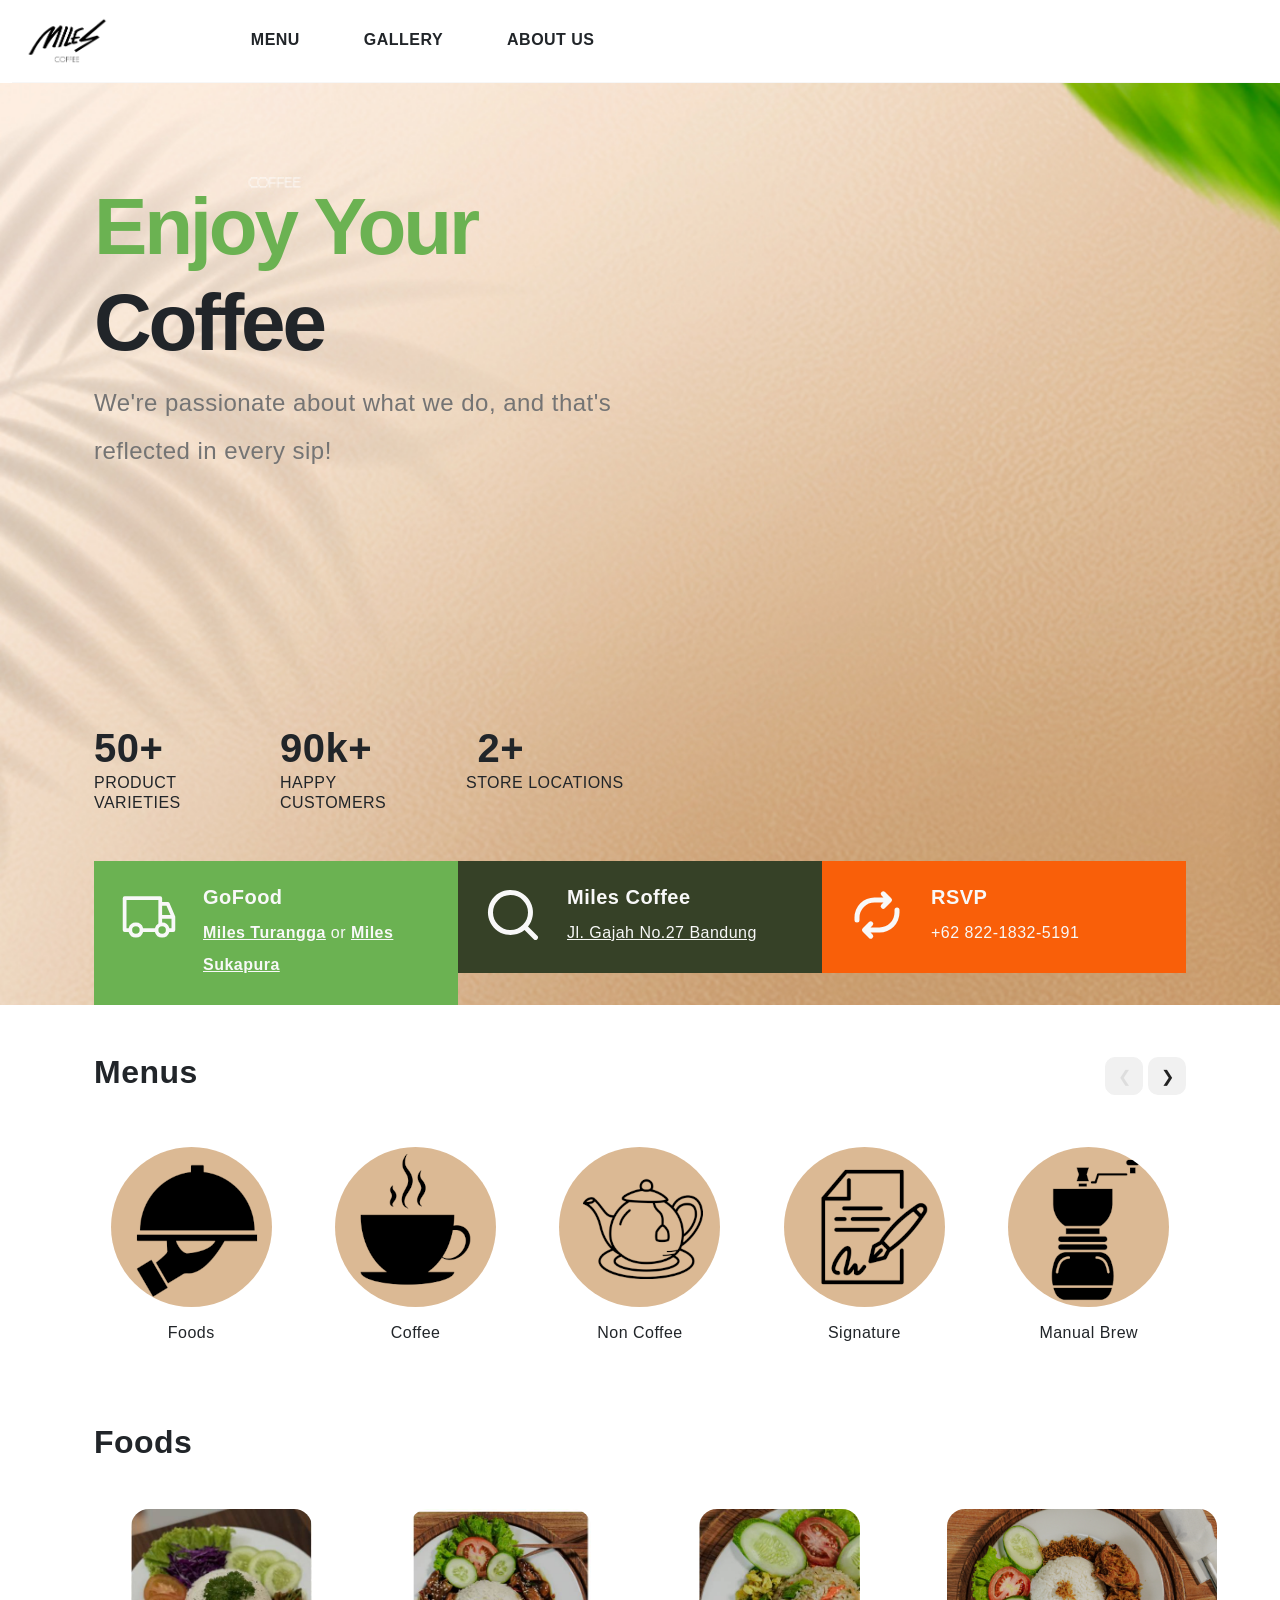
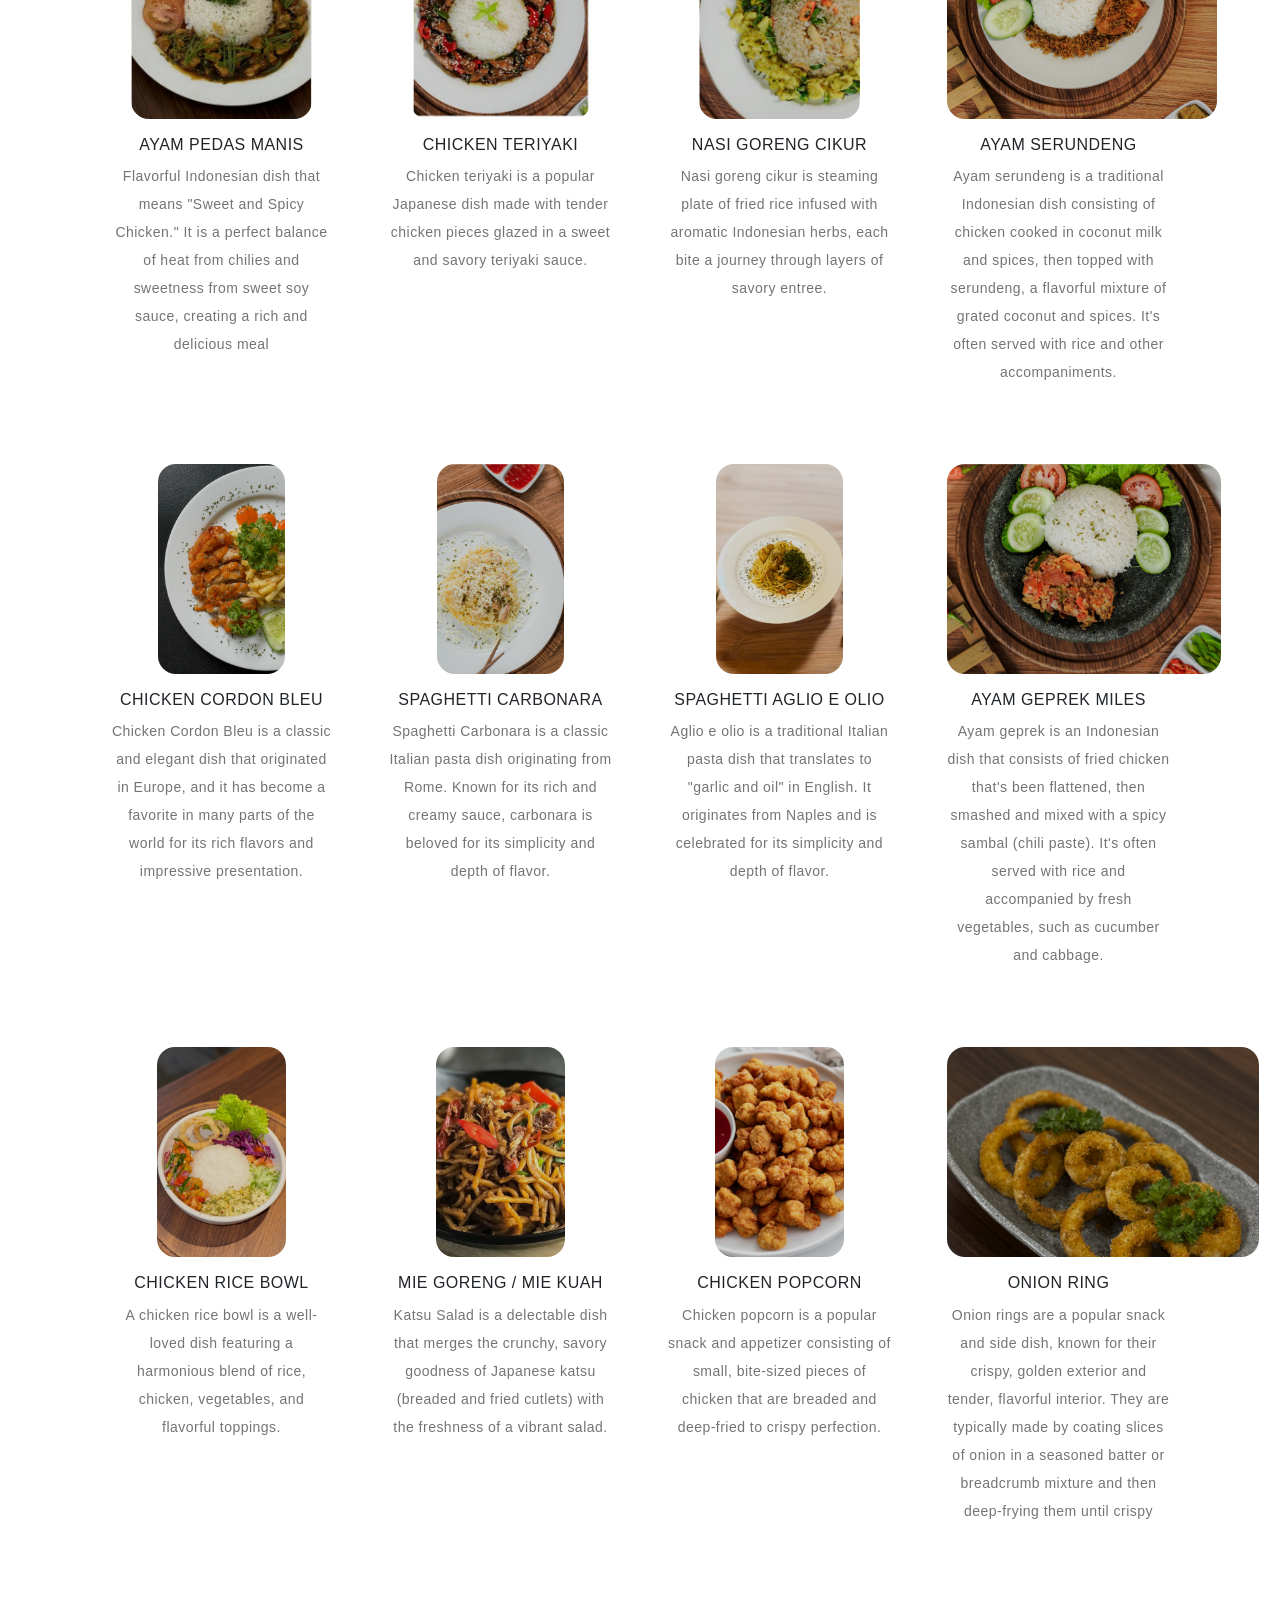
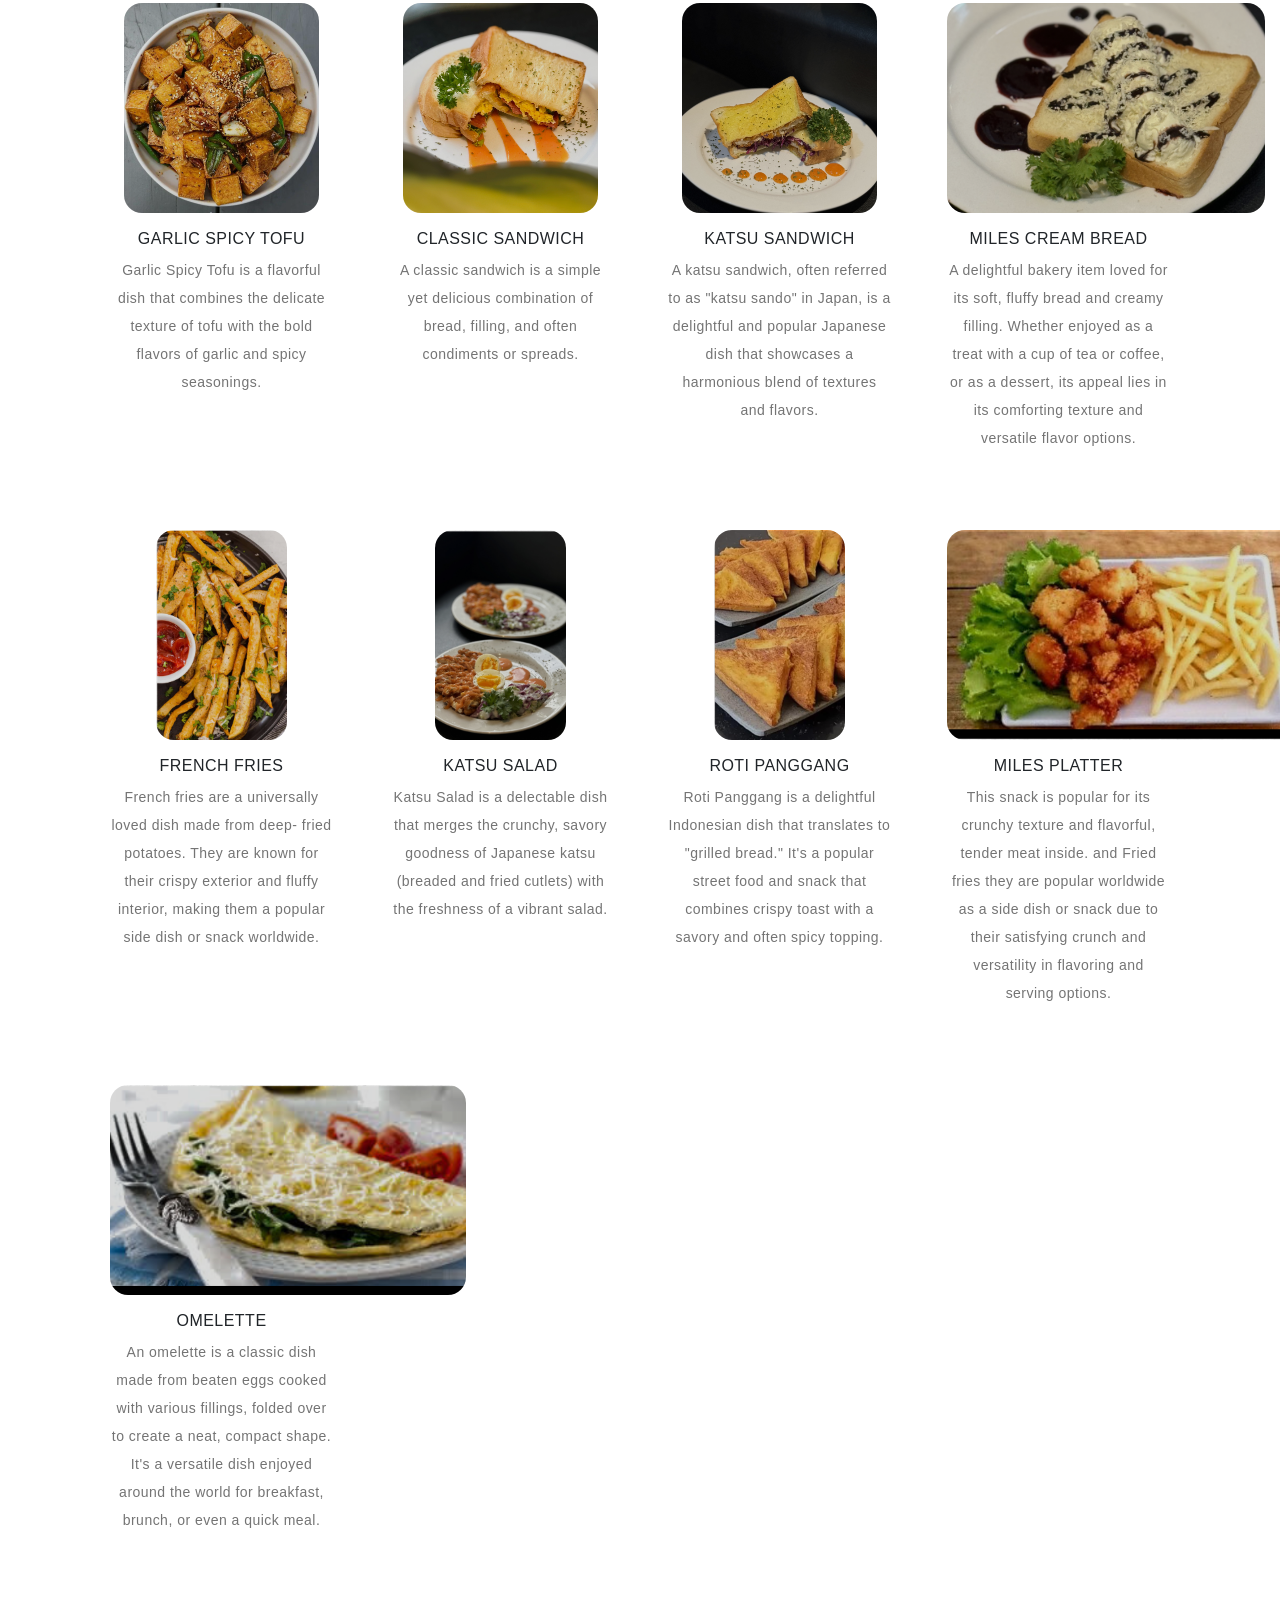
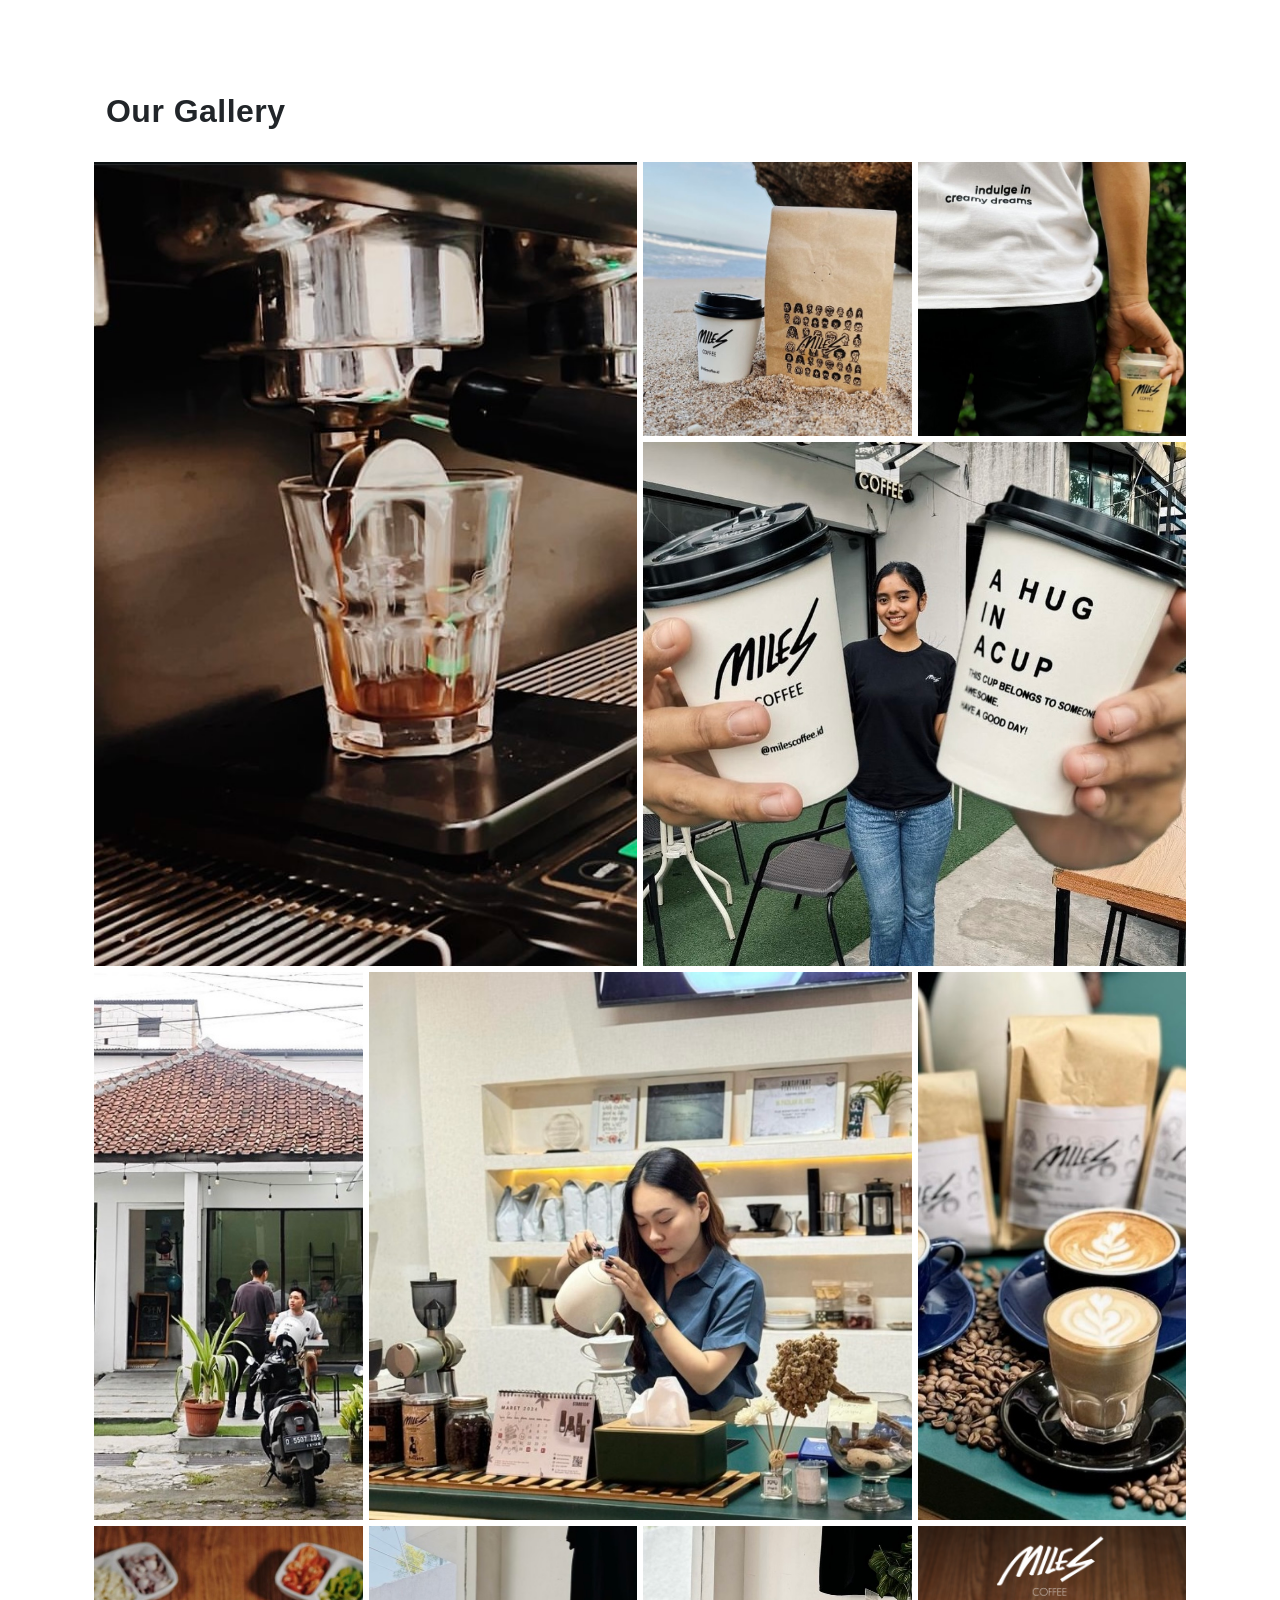
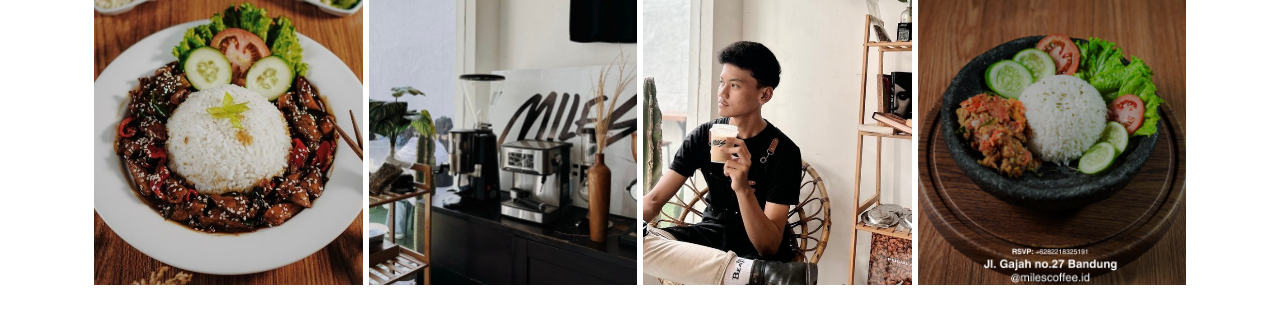
<file: 06-galery.html>
<!DOCTYPE html>
<html lang="en">
  <head>
    <title>Miles Coffee</title>
    <meta charset="utf-8">
    <meta http-equiv="X-UA-Compatible" content="IE=edge">
    <meta name="viewport" content="width=device-width, initial-scale=1.0">
    <meta name="format-detection" content="telephone=no">
    <meta name="apple-mobile-web-app-capable" content="yes">
    <meta name="author" content="">
    <meta name="keywords" content="">
    <meta name="description" content="">

    <link rel="stylesheet" href="https://cdn.jsdelivr.net/npm/swiper@9/swiper-bundle.min.css">
    <link href="https://cdn.jsdelivr.net/npm/bootstrap@5.3.0-alpha3/dist/css/bootstrap.min.css" rel="stylesheet" integrity="sha384-KK94CHFLLe+nY2dmCWGMq91rCGa5gtU4mk92HdvYe+M/SXH301p5ILy+dN9+nJOZ" crossorigin="anonymous">
    <link rel="stylesheet" type="text/css" href="css/vendor.css">
    <link rel="stylesheet" type="text/css" href="style.css">

    <link rel="preconnect" href="https://fonts.googleapis.com">
    <link rel="preconnect" href="https://fonts.gstatic.com" crossorigin>
    <link href="https://fonts.googleapis.com/css2?family=Nunito:wght@400;700&family=Open+Sans:ital,wght@0,400;0,700;1,400;1,700&display=swap" rel="stylesheet">


    <link rel="apple-touch-icon" sizes="57x57" href="images/apple-icon-57x57.png">
    <link rel="apple-touch-icon" sizes="60x60" href="images/apple-icon-60x60.png">
    <link rel="apple-touch-icon" sizes="72x72" href="images/apple-icon-72x72.png">
    <link rel="apple-touch-icon" sizes="76x76" href="images/apple-icon-76x76.png">
    <link rel="apple-touch-icon" sizes="114x114" href="images/apple-icon-114x114.png">
    <link rel="apple-touch-icon" sizes="120x120" href="images/apple-icon-120x120.png">
    <link rel="apple-touch-icon" sizes="144x144" href="images/apple-icon-144x144.png">
    <link rel="apple-touch-icon" sizes="152x152" href="images/apple-icon-152x152.png">
    <link rel="apple-touch-icon" sizes="180x180" href="images/apple-icon-180x180.png">
    <link rel="icon" type="image/png" sizes="192x192"  href="images/android-icon-192x192.png">
    <link rel="icon" type="image/png" sizes="32x32" href="images/favicon-32x32.png">
    <link rel="icon" type="image/png" sizes="96x96" href="images/favicon-96x96.png">
    <link rel="icon" type="image/png" sizes="16x16" href="images/favicon-16x16.png">
    <link rel="manifest" href="images/manifest.json">
    <meta name="msapplication-TileColor" content="#ffffff">
    <meta name="msapplication-TileImage" content="images/ms-icon-144x144.png">
    <meta name="theme-color" content="#ffffff">
  </head>

  <body>

    <!-- ICONS-->
    <svg xmlns="http://www.w3.org/2000/svg" style="display: none;">
      <defs>
        <symbol xmlns="http://www.w3.org/2000/svg" id="facebook" viewBox="0 0 24 24"><path fill="currentColor" d="M15.12 5.32H17V2.14A26.11 26.11 0 0 0 14.26 2c-2.72 0-4.58 1.66-4.58 4.7v2.62H6.61v3.56h3.07V22h3.68v-9.12h3.06l.46-3.56h-3.52V7.05c0-1.05.28-1.73 1.76-1.73Z"/></symbol>
        <symbol xmlns="http://www.w3.org/2000/svg" id="twitter" viewBox="0 0 24 24"><path fill="currentColor" d="M22.991 3.95a1 1 0 0 0-1.51-.86a7.48 7.48 0 0 1-1.874.794a5.152 5.152 0 0 0-3.374-1.242a5.232 5.232 0 0 0-5.223 5.063a11.032 11.032 0 0 1-6.814-3.924a1.012 1.012 0 0 0-.857-.365a.999.999 0 0 0-.785.5a5.276 5.276 0 0 0-.242 4.769l-.002.001a1.041 1.041 0 0 0-.496.89a3.042 3.042 0 0 0 .027.439a5.185 5.185 0 0 0 1.568 3.312a.998.998 0 0 0-.066.77a5.204 5.204 0 0 0 2.362 2.922a7.465 7.465 0 0 1-3.59.448A1 1 0 0 0 1.45 19.3a12.942 12.942 0 0 0 7.01 2.061a12.788 12.788 0 0 0 12.465-9.363a12.822 12.822 0 0 0 .535-3.646l-.001-.2a5.77 5.77 0 0 0 1.532-4.202Zm-3.306 3.212a.995.995 0 0 0-.234.702c.01.165.009.331.009.488a10.824 10.824 0 0 1-.454 3.08a10.685 10.685 0 0 1-10.546 7.93a10.938 10.938 0 0 1-2.55-.301a9.48 9.48 0 0 0 2.942-1.564a1 1 0 0 0-.602-1.786a3.208 3.208 0 0 1-2.214-.935q.224-.042.445-.105a1 1 0 0 0-.08-1.943a3.198 3.198 0 0 1-2.25-1.726a5.3 5.3 0 0 0 .545.046a1.02 1.02 0 0 0 .984-.696a1 1 0 0 0-.4-1.137a3.196 3.196 0 0 1-1.425-2.673c0-.066.002-.133.006-.198a13.014 13.014 0 0 0 8.21 3.48a1.02 1.02 0 0 0 .817-.36a1 1 0 0 0 .206-.867a3.157 3.157 0 0 1-.087-.729a3.23 3.23 0 0 1 3.226-3.226a3.184 3.184 0 0 1 2.345 1.02a.993.993 0 0 0 .921.298a9.27 9.27 0 0 0 1.212-.322a6.681 6.681 0 0 1-1.026 1.524Z"/></symbol>
        <symbol xmlns="http://www.w3.org/2000/svg" id="youtube" viewBox="0 0 24 24"><path fill="currentColor" d="M23 9.71a8.5 8.5 0 0 0-.91-4.13a2.92 2.92 0 0 0-1.72-1A78.36 78.36 0 0 0 12 4.27a78.45 78.45 0 0 0-8.34.3a2.87 2.87 0 0 0-1.46.74c-.9.83-1 2.25-1.1 3.45a48.29 48.29 0 0 0 0 6.48a9.55 9.55 0 0 0 .3 2a3.14 3.14 0 0 0 .71 1.36a2.86 2.86 0 0 0 1.49.78a45.18 45.18 0 0 0 6.5.33c3.5.05 6.57 0 10.2-.28a2.88 2.88 0 0 0 1.53-.78a2.49 2.49 0 0 0 .61-1a10.58 10.58 0 0 0 .52-3.4c.04-.56.04-3.94.04-4.54ZM9.74 14.85V8.66l5.92 3.11c-1.66.92-3.85 1.96-5.92 3.08Z"/></symbol>
        <symbol xmlns="http://www.w3.org/2000/svg" id="instagram" viewBox="0 0 24 24"><path fill="currentColor" d="M17.34 5.46a1.2 1.2 0 1 0 1.2 1.2a1.2 1.2 0 0 0-1.2-1.2Zm4.6 2.42a7.59 7.59 0 0 0-.46-2.43a4.94 4.94 0 0 0-1.16-1.77a4.7 4.7 0 0 0-1.77-1.15a7.3 7.3 0 0 0-2.43-.47C15.06 2 14.72 2 12 2s-3.06 0-4.12.06a7.3 7.3 0 0 0-2.43.47a4.78 4.78 0 0 0-1.77 1.15a4.7 4.7 0 0 0-1.15 1.77a7.3 7.3 0 0 0-.47 2.43C2 8.94 2 9.28 2 12s0 3.06.06 4.12a7.3 7.3 0 0 0 .47 2.43a4.7 4.7 0 0 0 1.15 1.77a4.78 4.78 0 0 0 1.77 1.15a7.3 7.3 0 0 0 2.43.47C8.94 22 9.28 22 12 22s3.06 0 4.12-.06a7.3 7.3 0 0 0 2.43-.47a4.7 4.7 0 0 0 1.77-1.15a4.85 4.85 0 0 0 1.16-1.77a7.59 7.59 0 0 0 .46-2.43c0-1.06.06-1.4.06-4.12s0-3.06-.06-4.12ZM20.14 16a5.61 5.61 0 0 1-.34 1.86a3.06 3.06 0 0 1-.75 1.15a3.19 3.19 0 0 1-1.15.75a5.61 5.61 0 0 1-1.86.34c-1 .05-1.37.06-4 .06s-3 0-4-.06a5.73 5.73 0 0 1-1.94-.3a3.27 3.27 0 0 1-1.1-.75a3 3 0 0 1-.74-1.15a5.54 5.54 0 0 1-.4-1.9c0-1-.06-1.37-.06-4s0-3 .06-4a5.54 5.54 0 0 1 .35-1.9A3 3 0 0 1 5 5a3.14 3.14 0 0 1 1.1-.8A5.73 5.73 0 0 1 8 3.86c1 0 1.37-.06 4-.06s3 0 4 .06a5.61 5.61 0 0 1 1.86.34a3.06 3.06 0 0 1 1.19.8a3.06 3.06 0 0 1 .75 1.1a5.61 5.61 0 0 1 .34 1.9c.05 1 .06 1.37.06 4s-.01 3-.06 4ZM12 6.87A5.13 5.13 0 1 0 17.14 12A5.12 5.12 0 0 0 12 6.87Zm0 8.46A3.33 3.33 0 1 1 15.33 12A3.33 3.33 0 0 1 12 15.33Z"/></symbol>
        <symbol xmlns="http://www.w3.org/2000/svg" id="amazon" viewBox="0 0 24 24"><path fill="currentColor" d="M1.04 17.52q.1-.16.32-.02a21.308 21.308 0 0 0 10.88 2.9a21.524 21.524 0 0 0 7.74-1.46q.1-.04.29-.12t.27-.12a.356.356 0 0 1 .47.12q.17.24-.11.44q-.36.26-.92.6a14.99 14.99 0 0 1-3.84 1.58A16.175 16.175 0 0 1 12 22a16.017 16.017 0 0 1-5.9-1.09a16.246 16.246 0 0 1-4.98-3.07a.273.273 0 0 1-.12-.2a.215.215 0 0 1 .04-.12Zm6.02-5.7a4.036 4.036 0 0 1 .68-2.36A4.197 4.197 0 0 1 9.6 7.98a10.063 10.063 0 0 1 2.66-.66q.54-.06 1.76-.16v-.34a3.562 3.562 0 0 0-.28-1.72a1.5 1.5 0 0 0-1.32-.6h-.16a2.189 2.189 0 0 0-1.14.42a1.64 1.64 0 0 0-.62 1a.508.508 0 0 1-.4.46L7.8 6.1q-.34-.08-.34-.36a.587.587 0 0 1 .02-.14a3.834 3.834 0 0 1 1.67-2.64A6.268 6.268 0 0 1 12.26 2h.5a5.054 5.054 0 0 1 3.56 1.18a3.81 3.81 0 0 1 .37.43a3.875 3.875 0 0 1 .27.41a2.098 2.098 0 0 1 .18.52q.08.34.12.47a2.856 2.856 0 0 1 .06.56q.02.43.02.51v4.84a2.868 2.868 0 0 0 .15.95a2.475 2.475 0 0 0 .29.62q.14.19.46.61a.599.599 0 0 1 .12.32a.346.346 0 0 1-.16.28q-1.66 1.44-1.8 1.56a.557.557 0 0 1-.58.04q-.28-.24-.49-.46t-.3-.32a4.466 4.466 0 0 1-.29-.39q-.2-.29-.28-.39a4.91 4.91 0 0 1-2.2 1.52a6.038 6.038 0 0 1-1.68.2a3.505 3.505 0 0 1-2.53-.95a3.553 3.553 0 0 1-.99-2.69Zm3.44-.4a1.895 1.895 0 0 0 .39 1.25a1.294 1.294 0 0 0 1.05.47a1.022 1.022 0 0 0 .17-.02a1.022 1.022 0 0 1 .15-.02a2.033 2.033 0 0 0 1.3-1.08a3.13 3.13 0 0 0 .33-.83a3.8 3.8 0 0 0 .12-.73q.01-.28.01-.92v-.5a7.287 7.287 0 0 0-1.76.16a2.144 2.144 0 0 0-1.76 2.22Zm8.4 6.44a.626.626 0 0 1 .12-.16a3.14 3.14 0 0 1 .96-.46a6.52 6.52 0 0 1 1.48-.22a1.195 1.195 0 0 1 .38.02q.9.08 1.08.3a.655.655 0 0 1 .08.36v.14a4.56 4.56 0 0 1-.38 1.65a3.84 3.84 0 0 1-1.06 1.53a.302.302 0 0 1-.18.08a.177.177 0 0 1-.08-.02q-.12-.06-.06-.22a7.632 7.632 0 0 0 .74-2.42a.513.513 0 0 0-.08-.32q-.2-.24-1.12-.24q-.34 0-.8.04q-.5.06-.92.12a.232.232 0 0 1-.16-.04a.065.065 0 0 1-.02-.08a.153.153 0 0 1 .02-.06Z"/></symbol>

        <symbol xmlns="http://www.w3.org/2000/svg" id="menu" viewBox="0 0 24 24"><path fill="currentColor" d="M2 6a1 1 0 0 1 1-1h18a1 1 0 1 1 0 2H3a1 1 0 0 1-1-1m0 6.032a1 1 0 0 1 1-1h18a1 1 0 1 1 0 2H3a1 1 0 0 1-1-1m1 5.033a1 1 0 1 0 0 2h18a1 1 0 0 0 0-2z"/></symbol>
        <symbol xmlns="http://www.w3.org/2000/svg" id="link" viewBox="0 0 24 24"><path fill="currentColor" d="M12 19a1 1 0 1 0-1-1a1 1 0 0 0 1 1Zm5 0a1 1 0 1 0-1-1a1 1 0 0 0 1 1Zm0-4a1 1 0 1 0-1-1a1 1 0 0 0 1 1Zm-5 0a1 1 0 1 0-1-1a1 1 0 0 0 1 1Zm7-12h-1V2a1 1 0 0 0-2 0v1H8V2a1 1 0 0 0-2 0v1H5a3 3 0 0 0-3 3v14a3 3 0 0 0 3 3h14a3 3 0 0 0 3-3V6a3 3 0 0 0-3-3Zm1 17a1 1 0 0 1-1 1H5a1 1 0 0 1-1-1v-9h16Zm0-11H4V6a1 1 0 0 1 1-1h1v1a1 1 0 0 0 2 0V5h8v1a1 1 0 0 0 2 0V5h1a1 1 0 0 1 1 1ZM7 15a1 1 0 1 0-1-1a1 1 0 0 0 1 1Zm0 4a1 1 0 1 0-1-1a1 1 0 0 0 1 1Z"/></symbol>
        <symbol xmlns="http://www.w3.org/2000/svg" id="arrow-right" viewBox="0 0 24 24"><path fill="currentColor" d="M17.92 11.62a1 1 0 0 0-.21-.33l-5-5a1 1 0 0 0-1.42 1.42l3.3 3.29H7a1 1 0 0 0 0 2h7.59l-3.3 3.29a1 1 0 0 0 0 1.42a1 1 0 0 0 1.42 0l5-5a1 1 0 0 0 .21-.33a1 1 0 0 0 0-.76Z"/></symbol>
        <symbol xmlns="http://www.w3.org/2000/svg" id="category" viewBox="0 0 24 24"><path fill="currentColor" d="M19 5.5h-6.28l-.32-1a3 3 0 0 0-2.84-2H5a3 3 0 0 0-3 3v13a3 3 0 0 0 3 3h14a3 3 0 0 0 3-3v-10a3 3 0 0 0-3-3Zm1 13a1 1 0 0 1-1 1H5a1 1 0 0 1-1-1v-13a1 1 0 0 1 1-1h4.56a1 1 0 0 1 .95.68l.54 1.64a1 1 0 0 0 .95.68h7a1 1 0 0 1 1 1Z"/></symbol>
        <symbol xmlns="http://www.w3.org/2000/svg" id="calendar" viewBox="0 0 24 24"><path fill="currentColor" d="M19 4h-2V3a1 1 0 0 0-2 0v1H9V3a1 1 0 0 0-2 0v1H5a3 3 0 0 0-3 3v12a3 3 0 0 0 3 3h14a3 3 0 0 0 3-3V7a3 3 0 0 0-3-3Zm1 15a1 1 0 0 1-1 1H5a1 1 0 0 1-1-1v-7h16Zm0-9H4V7a1 1 0 0 1 1-1h2v1a1 1 0 0 0 2 0V6h6v1a1 1 0 0 0 2 0V6h2a1 1 0 0 1 1 1Z"/></symbol>
        <symbol xmlns="http://www.w3.org/2000/svg" id="heart" viewBox="0 0 24 24"><path fill="currentColor" d="M20.16 4.61A6.27 6.27 0 0 0 12 4a6.27 6.27 0 0 0-8.16 9.48l7.45 7.45a1 1 0 0 0 1.42 0l7.45-7.45a6.27 6.27 0 0 0 0-8.87Zm-1.41 7.46L12 18.81l-6.75-6.74a4.28 4.28 0 0 1 3-7.3a4.25 4.25 0 0 1 3 1.25a1 1 0 0 0 1.42 0a4.27 4.27 0 0 1 6 6.05Z"/></symbol>
        <symbol xmlns="http://www.w3.org/2000/svg" id="plus" viewBox="0 0 24 24"><path fill="currentColor" d="M19 11h-6V5a1 1 0 0 0-2 0v6H5a1 1 0 0 0 0 2h6v6a1 1 0 0 0 2 0v-6h6a1 1 0 0 0 0-2Z"/></symbol>
        <symbol xmlns="http://www.w3.org/2000/svg" id="minus" viewBox="0 0 24 24"><path fill="currentColor" d="M19 11H5a1 1 0 0 0 0 2h14a1 1 0 0 0 0-2Z"/></symbol>
        <symbol xmlns="http://www.w3.org/2000/svg" id="cart" viewBox="0 0 24 24"><path fill="currentColor" d="M8.5 19a1.5 1.5 0 1 0 1.5 1.5A1.5 1.5 0 0 0 8.5 19ZM19 16H7a1 1 0 0 1 0-2h8.491a3.013 3.013 0 0 0 2.885-2.176l1.585-5.55A1 1 0 0 0 19 5H6.74a3.007 3.007 0 0 0-2.82-2H3a1 1 0 0 0 0 2h.921a1.005 1.005 0 0 1 .962.725l.155.545v.005l1.641 5.742A3 3 0 0 0 7 18h12a1 1 0 0 0 0-2Zm-1.326-9l-1.22 4.274a1.005 1.005 0 0 1-.963.726H8.754l-.255-.892L7.326 7ZM16.5 19a1.5 1.5 0 1 0 1.5 1.5a1.5 1.5 0 0 0-1.5-1.5Z"/></symbol>
        <symbol xmlns="http://www.w3.org/2000/svg" id="check" viewBox="0 0 24 24"><path fill="currentColor" d="M18.71 7.21a1 1 0 0 0-1.42 0l-7.45 7.46l-3.13-3.14A1 1 0 1 0 5.29 13l3.84 3.84a1 1 0 0 0 1.42 0l8.16-8.16a1 1 0 0 0 0-1.47Z"/></symbol>
        <symbol xmlns="http://www.w3.org/2000/svg" id="trash" viewBox="0 0 24 24"><path fill="currentColor" d="M10 18a1 1 0 0 0 1-1v-6a1 1 0 0 0-2 0v6a1 1 0 0 0 1 1ZM20 6h-4V5a3 3 0 0 0-3-3h-2a3 3 0 0 0-3 3v1H4a1 1 0 0 0 0 2h1v11a3 3 0 0 0 3 3h8a3 3 0 0 0 3-3V8h1a1 1 0 0 0 0-2ZM10 5a1 1 0 0 1 1-1h2a1 1 0 0 1 1 1v1h-4Zm7 14a1 1 0 0 1-1 1H8a1 1 0 0 1-1-1V8h10Zm-3-1a1 1 0 0 0 1-1v-6a1 1 0 0 0-2 0v6a1 1 0 0 0 1 1Z"/></symbol>
        <symbol xmlns="http://www.w3.org/2000/svg" id="search" viewBox="0 0 24 24"><path fill="currentColor" d="M21.71 20.29L18 16.61A9 9 0 1 0 16.61 18l3.68 3.68a1 1 0 0 0 1.42 0a1 1 0 0 0 0-1.39ZM11 18a7 7 0 1 1 7-7a7 7 0 0 1-7 7Z"/></symbol>
        <symbol xmlns="http://www.w3.org/2000/svg" id="close" viewBox="0 0 15 15"><path fill="currentColor" d="M7.953 3.788a.5.5 0 0 0-.906 0L6.08 5.85l-2.154.33a.5.5 0 0 0-.283.843l1.574 1.613l-.373 2.284a.5.5 0 0 0 .736.518l1.92-1.063l1.921 1.063a.5.5 0 0 0 .736-.519l-.373-2.283l1.574-1.613a.5.5 0 0 0-.283-.844L8.921 5.85l-.968-2.062Z"/></symbol>
        
        <symbol xmlns="http://www.w3.org/2000/svg" id="package" viewBox="0 0 48 48"><path fill="none" stroke="currentColor" stroke-linecap="round" stroke-linejoin="round" d="m24 13.264l7.288 4.21L24 21.681l-7.288-4.209Z"/><path fill="none" stroke="currentColor" stroke-linecap="round" stroke-linejoin="round" d="M16.712 17.473v8.418L24 30.101l7.288-4.21v-8.418M24 30.1v-8.418"/><path fill="none" stroke="currentColor" stroke-linecap="round" stroke-linejoin="round" d="M40.905 21.405a16.905 16.905 0 1 0-23.389 15.611L24 43.5l6.484-6.484a16.906 16.906 0 0 0 10.42-15.611"/></symbol>
        <symbol xmlns="http://www.w3.org/2000/svg" id="secure" viewBox="0 0 48 48"><path fill="none" stroke="currentColor" stroke-linecap="round" stroke-linejoin="round" d="M14.134 36V20.11h19.732M19.279 36h14.587V25.45"/><path fill="none" stroke="currentColor" stroke-linecap="round" stroke-linejoin="round" d="m19.246 26.606l4.135 4.135l5.373-5.372m-8.934-9.282a4.087 4.087 0 1 1 8.174 0m0 0v4.023m-8.172-4.108v4.108"/><path fill="none" stroke="currentColor" stroke-linecap="round" stroke-linejoin="round" d="M30.288 44.566a21.516 21.516 0 1 1 9.69-6.18"/></symbol>
        <symbol xmlns="http://www.w3.org/2000/svg" id="quality" viewBox="0 0 48 48"><path fill="none" stroke="currentColor" stroke-linecap="round" stroke-linejoin="round" d="m30.59 13.45l4.77 2.94L24 34.68l-10.33-7l3.11-4.6l5.52 3.71l8.26-13.38Z"/><path fill="none" stroke="currentColor" stroke-linecap="round" stroke-linejoin="round" d="M24 4.5s-11.26 2-15.25 2v20a11.16 11.16 0 0 0 .8 4.1a15 15 0 0 0 2 3.61a22 22 0 0 0 2.81 3.07a34.47 34.47 0 0 0 3 2.48a34 34 0 0 0 2.89 1.86c1 .59 1.71 1 2.13 1.19l1 .49a1.44 1.44 0 0 0 1.24 0l1-.49c.42-.2 1.13-.6 2.13-1.19a34 34 0 0 0 2.89-1.86a34.47 34.47 0 0 0 3-2.48a22 22 0 0 0 2.81-3.07a15 15 0 0 0 2-3.61a11.16 11.16 0 0 0 .8-4.1v-20c-3.99.03-15.25-2-15.25-2"/></symbol>
        <symbol xmlns="http://www.w3.org/2000/svg" id="savings" viewBox="0 0 48 48"><circle cx="24" cy="24" r="21.5" fill="none" stroke="currentColor" stroke-linecap="round" stroke-linejoin="round"/><path fill="none" stroke="currentColor" stroke-linecap="round" stroke-linejoin="round" d="M12.5 23.684a3.298 3.298 0 0 1 5.63-2.332l3.212 3.212h0l8.53-8.53a3.298 3.298 0 0 1 5.628 2.333h0c0 .875-.348 1.714-.966 2.333L22.983 32.25a2.321 2.321 0 0 1-3.283 0l-6.234-6.233a3.298 3.298 0 0 1-.966-2.333"/></symbol>
        <symbol xmlns="http://www.w3.org/2000/svg" id="offers" viewBox="0 0 48 48"><path fill="none" stroke="currentColor" stroke-linecap="round" stroke-linejoin="round" d="m41.556 39.297l-22.022 3.11a1.097 1.097 0 0 1-1.245-.97l-2.352-22.311a1.097 1.097 0 0 1 1.08-1.213l24.238-.229a1.097 1.097 0 0 1 1.108 1.09l.137 19.429c.004.55-.4 1.017-.944 1.094M26.1 25.258v2.579m8.494-2.731v2.175"/><path fill="none" stroke="currentColor" stroke-linecap="round" stroke-linejoin="round" d="M34.343 32.346c-1.437.828-1.926 1.198-2.774 1.988c-1.19-.457-2.284-1.228-3.797-1.456m-15.953 8.721l-3.49-1.6a1.12 1.12 0 0 1-.643-.863L5.511 23.593c-.056-.4.108-.8.43-1.046l3.15-2.406a1.257 1.257 0 0 1 2.014.874l1.966 19.69a.887.887 0 0 1-1.252.894m11.989-28.112c.214-.456.964-1.716 2.76-3.618c3.108-3.323 4.26-4.288 4.26-4.288s1.42.75 3.27 3.109c1.876 2.358 1.93 3.832 1.93 3.832s.67-.08-4.797 1.688c-3.055.991-4.368 1.152-4.931 1.152"/><path fill="none" stroke="currentColor" stroke-linecap="round" stroke-linejoin="round" d="M26.97 17.828v-.054c0-.884-.241-1.715-.67-2.412c-.563-.91-1.447-1.608-2.492-1.876a3.58 3.58 0 0 0-1.072-.16c-.429 0-.858.053-1.233.214c-1.152.348-2.063 1.18-2.573 2.278a4.747 4.747 0 0 0-.428 1.956v.134"/><path fill="none" stroke="currentColor" stroke-linecap="round" stroke-linejoin="round" d="M18.93 15.818c-.562-.107-1.5-.349-3.135-.884c-2.304-.75-3.43-1.528-3.43-1.528s-.456-1.393 1.045-3.296s2.653-2.52 2.653-2.52s.911.778 3.43 3.485c1.26 1.313 1.796 2.09 2.01 2.465h.027"/></symbol>
        
        <symbol xmlns="http://www.w3.org/2000/svg" id="delivery" viewBox="0 0 32 32"><path fill="currentColor" d="m29.92 16.61l-3-7A1 1 0 0 0 26 9h-3V7a1 1 0 0 0-1-1H3a1 1 0 0 0-1 1v17a1 1 0 0 0 1 1h2.14a4 4 0 0 0 7.72 0h6.28a4 4 0 0 0 7.72 0H29a1 1 0 0 0 1-1v-7a1 1 0 0 0-.08-.39M23 11h2.34l2.14 5H23ZM9 26a2 2 0 1 1 2-2a2 2 0 0 1-2 2m10.14-3h-6.28a4 4 0 0 0-7.72 0H4V8h17v12.56A4 4 0 0 0 19.14 23M23 26a2 2 0 1 1 2-2a2 2 0 0 1-2 2m5-3h-1.14A4 4 0 0 0 23 20v-2h5Z"/></symbol>
        <symbol xmlns="http://www.w3.org/2000/svg" id="Miles Coffee" viewBox="0 0 24 24"><path fill="currentColor" d="M0 2.84c1.402 2.71 1.445 5.241 2.977 10.4c1.855 5.341 8.703 5.701 9.21 5.711c.46.726 1.513 1.704 3.926 2.21l.268-1.272c-2.082-.436-2.844-1.239-3.106-1.68l-.005.006c.087-.484 1.523-5.377-1.323-9.352C7.182 3.583 0 2.84 0 2.84m24 .84c-3.898.611-4.293-.92-11.473 3.093a11.879 11.879 0 0 1 2.625 10.05c3.723-1.486 5.166-3.976 5.606-6.466c0 0 1.27-4.716 3.242-6.677M12.527 6.773l-.002-.002v.004zM2.643 5.22s5.422 1.426 8.543 11.543c-2.945-.889-4.203-3.796-4.63-5.168h.006a15.863 15.863 0 0 0-3.92-6.375z"/></symbol>
        <symbol xmlns="http://www.w3.org/2000/svg" id="fresh" viewBox="0 0 24 24"><g fill="none"><path d="M24 0v24H0V0zM12.594 23.258l-.012.002l-.071.035l-.02.004l-.014-.004l-.071-.036c-.01-.003-.019 0-.024.006l-.004.01l-.017.428l.005.02l.01.013l.104.074l.015.004l.012-.004l.104-.074l.012-.016l.004-.017l-.017-.427c-.002-.01-.009-.017-.016-.018m.264-.113l-.014.002l-.184.093l-.01.01l-.003.011l.018.43l.005.012l.008.008l.201.092c.012.004.023 0 .029-.008l.004-.014l-.034-.614c-.003-.012-.01-.02-.02-.022m-.715.002a.023.023 0 0 0-.027.006l-.006.014l-.034.614c0 .012.007.02.017.024l.015-.002l.201-.093l.01-.008l.003-.011l.018-.43l-.003-.012l-.01-.01z"/><path fill="currentColor" d="M20 9a1 1 0 0 1 1 1v1a8 8 0 0 1-8 8H9.414l.793.793a1 1 0 0 1-1.414 1.414l-2.496-2.496a.997.997 0 0 1-.287-.567L6 17.991a.996.996 0 0 1 .237-.638l.056-.06l2.5-2.5a1 1 0 0 1 1.414 1.414L9.414 17H13a6 6 0 0 0 6-6v-1a1 1 0 0 1 1-1m-4.793-6.207l2.5 2.5a1 1 0 0 1 0 1.414l-2.5 2.5a1 1 0 1 1-1.414-1.414L14.586 7H11a6 6 0 0 0-6 6v1a1 1 0 1 1-2 0v-1a8 8 0 0 1 8-8h3.586l-.793-.793a1 1 0 0 1 1.414-1.414"/></g></symbol>

        <symbol xmlns="http://www.w3.org/2000/svg" id="star-full" viewBox="0 0 24 24"><path fill="currentColor" d="m3.1 11.3l3.6 3.3l-1 4.6c-.1.6.1 1.2.6 1.5c.2.2.5.3.8.3c.2 0 .4 0 .6-.1c0 0 .1 0 .1-.1l4.1-2.3l4.1 2.3s.1 0 .1.1c.5.2 1.1.2 1.5-.1c.5-.3.7-.9.6-1.5l-1-4.6c.4-.3 1-.9 1.6-1.5l1.9-1.7l.1-.1c.4-.4.5-1 .3-1.5s-.6-.9-1.2-1h-.1l-4.7-.5l-1.9-4.3s0-.1-.1-.1c-.1-.7-.6-1-1.1-1c-.5 0-1 .3-1.3.8c0 0 0 .1-.1.1L8.7 8.2L4 8.7h-.1c-.5.1-1 .5-1.2 1c-.1.6 0 1.2.4 1.6"/></symbol>
        <symbol xmlns="http://www.w3.org/2000/svg" id="star-half" viewBox="0 0 24 24"><path fill="currentColor" d="m3.1 11.3l3.6 3.3l-1 4.6c-.1.6.1 1.2.6 1.5c.2.2.5.3.8.3c.2 0 .4 0 .6-.1c0 0 .1 0 .1-.1l4.1-2.3l4.1 2.3s.1 0 .1.1c.5.2 1.1.2 1.5-.1c.5-.3.7-.9.6-1.5l-1-4.6c.4-.3 1-.9 1.6-1.5l1.9-1.7l.1-.1c.4-.4.5-1 .3-1.5s-.6-.9-1.2-1h-.1l-4.7-.5l-1.9-4.3s0-.1-.1-.1c-.1-.7-.6-1-1.1-1c-.5 0-1 .3-1.3.8c0 0 0 .1-.1.1L8.7 8.2L4 8.7h-.1c-.5.1-1 .5-1.2 1c-.1.6 0 1.2.4 1.6m8.9 5V5.8l1.7 3.8c.1.3.5.5.8.6l4.2.5l-3.1 2.8c-.3.2-.4.6-.3 1c0 .2.5 2.2.8 4.1l-3.6-2.1c-.2-.2-.3-.2-.5-.2"/></symbol>

        <symbol xmlns="http://www.w3.org/2000/svg" id="user" viewBox="0 0 24 24"><g fill="none" stroke="currentColor" stroke-width="1.5"><circle cx="12" cy="9" r="3"/><circle cx="12" cy="12" r="10"/><path stroke-linecap="round" d="M17.97 20c-.16-2.892-1.045-5-5.97-5s-5.81 2.108-5.97 5"/></g></symbol>
        <symbol xmlns="http://www.w3.org/2000/svg" id="wishlist" viewBox="0 0 24 24"><g fill="none" stroke="currentColor" stroke-width="1.5"><path d="M21 16.09v-4.992c0-4.29 0-6.433-1.318-7.766C18.364 2 16.242 2 12 2C7.757 2 5.636 2 4.318 3.332C3 4.665 3 6.81 3 11.098v4.993c0 3.096 0 4.645.734 5.321c.35.323.792.526 1.263.58c.987.113 2.14-.907 4.445-2.946c1.02-.901 1.529-1.352 2.118-1.47c.29-.06.59-.06.88 0c.59.118 1.099.569 2.118 1.47c2.305 2.039 3.458 3.059 4.445 2.945c.47-.053.913-.256 1.263-.579c.734-.676.734-2.224.734-5.321Z"/><path stroke-linecap="round" d="M15 6H9"/></g></symbol>
        <symbol xmlns="http://www.w3.org/2000/svg" id="shopping-bag" viewBox="0 0 24 24"><g fill="none" stroke="currentColor" stroke-width="1.5"><path d="M3.864 16.455c-.858-3.432-1.287-5.147-.386-6.301C4.378 9 6.148 9 9.685 9h4.63c3.538 0 5.306 0 6.207 1.154c.901 1.153.472 2.87-.386 6.301c-.546 2.183-.818 3.274-1.632 3.91c-.814.635-1.939.635-4.189.635h-4.63c-2.25 0-3.375 0-4.189-.635c-.814-.636-1.087-1.727-1.632-3.91Z"/><path d="m19.5 9.5l-.71-2.605c-.274-1.005-.411-1.507-.692-1.886A2.5 2.5 0 0 0 17 4.172C16.56 4 16.04 4 15 4M4.5 9.5l.71-2.605c.274-1.005.411-1.507.692-1.886A2.5 2.5 0 0 1 7 4.172C7.44 4 7.96 4 9 4"/><path d="M9 4a1 1 0 0 1 1-1h4a1 1 0 1 1 0 2h-4a1 1 0 0 1-1-1Z"/><path stroke-linecap="round" stroke-linejoin="round" d="M8 13v4m8-4v4m-4-4v4"/></g></symbol>

        <symbol xmlns="http://www.w3.org/2000/svg" id="fruits" viewBox="0 0 48 48"><g fill="currentColor" fill-rule="evenodd" clip-rule="evenodd"><path d="M18.88 7.566a1 1 0 0 1 1 1v6.6a1 1 0 1 1-2 0v-6.6a1 1 0 0 1 1-1"/><path d="M11.78 13.905c1.13-.27 2.283-.065 3.48.553c.975.505 1.667.736 2.206.847c.538.112.966.114 1.483.114v2h-.02c-.516 0-1.12 0-1.868-.155c-.757-.157-1.622-.462-2.72-1.03c-.878-.453-1.54-.517-2.096-.384c-.584.14-1.201.53-1.912 1.264c-1.632 1.688-2.139 3.426-2.316 4.762c-.1 1.644.197 4.89 1.668 8.063c.5 1.08 1.21 2.57 2.076 3.737c.432.582.866 1.03 1.283 1.306c.405.267.741.34 1.046.288c3.123-.538 3.71-.551 4.319-.551h1.037v2H18.38c-.422 0-.92 0-3.95.522c-.94.162-1.787-.127-2.488-.59c-.689-.455-1.284-1.106-1.787-1.783c-1.005-1.353-1.791-3.024-2.284-4.088c-1.638-3.532-1.972-7.137-1.848-9.064l.003-.032l.004-.032c.212-1.644.844-3.839 2.866-5.928c.845-.874 1.783-1.556 2.885-1.82"/><path d="M14.64 11.41c1.496 1.431 2.307 3.166 2.307 4.51a1 1 0 1 0 2 0c0-2.05-1.168-4.275-2.925-5.956C14.244 8.265 11.743 7 8.896 7a1 1 0 0 0 0 2c2.244 0 4.268.999 5.743 2.41"/><path d="M8.574 7.009a1 1 0 0 1 1.116.868c.492 3.93 3.945 6 6.734 7.115a1 1 0 0 1-.743 1.857c-2.869-1.147-7.335-3.604-7.975-8.724a1 1 0 0 1 .868-1.116m17.188 6.894c-1.152-.264-2.334-.066-3.57.548c-1.02.506-1.747.74-2.317.853c-.57.113-1.022.115-1.56.115a1 1 0 0 0 0 2h.019c.537 0 1.16 0 1.93-.153c.781-.155 1.676-.458 2.816-1.024c.924-.458 1.632-.528 2.236-.39c.626.144 1.277.542 2.017 1.277c1.716 1.703 2.235 3.452 2.414 4.784a1 1 0 0 0 1.982-.266c-.222-1.653-.884-3.85-2.987-5.938c-.881-.874-1.85-1.548-2.98-1.806m.945 20.377a1 1 0 0 0-1.414.027c-.757.786-1.393 1.05-1.931.962c-3.252-.538-3.86-.55-4.485-.55a1 1 0 0 0 0 2h.028c.447 0 .967 0 4.13.523c1.522.252 2.785-.599 3.699-1.548a1 1 0 0 0-.027-1.415"/><path d="M32.65 16.103c-1.003 1.81-1.263 3.709-.864 4.992a1 1 0 1 1-1.91.594c-.609-1.959-.153-4.43 1.025-6.556c1.193-2.152 3.206-4.101 5.925-4.947a1 1 0 1 1 .594 1.91c-2.143.666-3.78 2.222-4.77 4.007"/><path d="M34.719 17.379c-1.168 1.71-2.748 2.793-4.073 3.013a1 1 0 1 0 .326 1.973c2.023-.335 4.027-1.851 5.398-3.858c1.388-2.032 2.227-4.706 1.762-7.515a1 1 0 1 0-1.974.326c.367 2.214-.288 4.375-1.44 6.06"/><path d="M31.78 23a2.5 2.5 0 1 0 0 5a2.5 2.5 0 0 0 0-5m-4.5 2.5a4.5 4.5 0 1 1 9 0a4.5 4.5 0 0 1-9 0"/><path d="M37.845 18.09a4.5 4.5 0 0 1 2.716 5.755a1 1 0 1 1-1.883-.675a2.5 2.5 0 1 0-4.706-1.69a1 1 0 0 1-1.882-.675a4.5 4.5 0 0 1 5.755-2.715"/><path d="M36.253 23.176a4.501 4.501 0 0 1 3.822 8.014a1 1 0 1 1-1.144-1.64a2.5 2.5 0 1 0-3.008-3.99a1 1 0 1 1-1.262-1.552a4.501 4.501 0 0 1 1.592-.832M27.78 29a2.5 2.5 0 1 0 0 5a2.5 2.5 0 0 0 0-5m-4.5 2.5a4.5 4.5 0 1 1 9 0a4.5 4.5 0 0 1-9 0"/><path d="M35.78 29a2.5 2.5 0 1 0 0 5a2.5 2.5 0 0 0 0-5m-4.5 2.5a4.5 4.5 0 1 1 9 0a4.5 4.5 0 0 1-9 0"/><path d="M31.78 35a2.5 2.5 0 1 0 0 5a2.5 2.5 0 0 0 0-5m-4.5 2.5a4.5 4.5 0 1 1 9 0a4.5 4.5 0 0 1-9 0"/><path d="M37.834 33.966a1 1 0 0 1 1.278-.606a4.5 4.5 0 1 1-4.675 7.44a1 1 0 1 1 1.405-1.423a2.5 2.5 0 1 0 2.598-4.133a1 1 0 0 1-.606-1.278"/></g></symbol>
        <symbol xmlns="http://www.w3.org/2000/svg" id="dairy" viewBox="0 0 48 48"><g fill="none"><path d="M0 0h48v48H0z"/><path fill="currentColor" fill-rule="evenodd" d="M10 5a1 1 0 0 1 1-1h18.571a1 1 0 0 1 .559.17l7.428 5A1 1 0 0 1 38 10v33a1 1 0 0 1-1 1H18.429a1 1 0 0 1-.559-.17l-7.428-5A1 1 0 0 1 10 38zm2 1.878v2.494a2 2 0 0 0 .168.802l1.985 4.539a1 1 0 0 0 1.67.258l.682-.781A2 2 0 0 0 17 12.873v-2.63zM19 11v31h17V11zm14.723-2h-14.99l-4.456-3h14.99zM36 23a8 8 0 1 0-16 0a8 8 0 0 0 16 0M17 40.833V16.61a2.964 2.964 0 0 1-2 .702v22.175zm-4-2.692V16.5h.012a2.997 2.997 0 0 1-.691-.986L12 14.781v22.687zM28 17a6 6 0 1 0 0 12a6 6 0 0 0 0-12m-4 5a1 1 0 0 1 1-1h6v2h-6a1 1 0 0 1-1-1m2 3a1 1 0 0 1 1-1h2v2h-2a1 1 0 0 1-1-1" clip-rule="evenodd"/></g></symbol>
        <symbol xmlns="http://www.w3.org/2000/svg" id="meat" viewBox="0 0 48 48"><g fill="currentColor"><path d="M14 14a1 1 0 1 0 0-2a1 1 0 0 0 0 2"/><path fill-rule="evenodd" d="M15.086 6c1.26-1.26 3.414-.368 3.414 1.414V9h1.586c1.782 0 2.674 2.154 1.414 3.414l-1.793 1.793a1.138 1.138 0 0 1-.037.036l3.456 5.847a4 4 0 0 0 4.08 1.914l12.58-2.027c1.63-.263 2.74 1.609 1.728 2.914c-.97 1.251-1.459 2.85-1.812 4.6C38.384 34.02 32.854 39.052 26 39.88V42h2.5v2H19v-2h5v-2c-5.414 0-10.21-2.607-13.107-6.608c-2.324-3.21-1.946-7.335-1.006-10.767l.495-1.805a6.996 6.996 0 0 0 .181-2.822L10.5 18H7.914C6.132 18 5.24 15.846 6.5 14.586zm5 5l-1.466 1.466l-.73-1.233a4.55 4.55 0 0 0-.307-.455c.275.142.586.222.917.222zM16.5 9c0 .334.082.65.227.926a4.548 4.548 0 0 0-1.894-.845L16.5 7.414zm-8.586 7l1.595-1.594c.04.208.096.416.168.624l.334.97zm3.654-1.622a2.548 2.548 0 0 1 4.601-2.127l5.236 8.857a6 6 0 0 0 6.119 2.87l12.148-1.957c-1.082 1.557-1.589 3.383-1.93 5.075a13.09 13.09 0 0 1-1.419 3.815a.999.999 0 0 0-.247.222C34.183 33.513 31.378 35 28.264 35C22.654 35 18 30.136 18 24a1 1 0 0 0-2 0c0 7.12 5.432 13 12.264 13c.4 0 .794-.02 1.184-.06A14.402 14.402 0 0 1 24 38c-4.763 0-8.96-2.291-11.487-5.78c-1.766-2.439-1.6-5.773-.697-9.066l.495-1.806a8.998 8.998 0 0 0-.171-5.311z" clip-rule="evenodd"/></g></symbol>
        <symbol xmlns="http://www.w3.org/2000/svg" id="seafood" viewBox="0 0 24 24"><path fill="currentColor" d="M13.497 4.564c1.649-.906 3.859-1.137 6.669-.694c.119.685.221 1.711.147 2.86c-.102 1.572-.53 3.278-1.602 4.656l-.165.212l-.036.263v.002l-.002.014l-.013.074a9.298 9.298 0 0 1-1.294 3.217l-.84-1.688l-.96.72C13.65 15.513 10.903 16 9 16H8v1c0 .77-.004 1.293-.106 1.804a3.722 3.722 0 0 1-.147.53l-4.011-4.012a8.2 8.2 0 0 1 .978-.209A10.285 10.285 0 0 1 5.985 15H7v-1c0-2.697.864-3.993 1.83-5.442L9.202 8L7.428 5.339a9.688 9.688 0 0 1 1.765-.411c.609-.088 1.228-.13 1.773-.123c.202.002.385.012.548.026c.09.768.373 1.643.861 2.475c.725 1.236 1.938 2.442 3.774 3.13l.936.351l.703-1.872l-.937-.351c-1.364-.512-2.234-1.39-2.75-2.27c-.385-.655-.557-1.28-.604-1.73m6.947 7.845c1.285-1.759 1.752-3.81 1.865-5.55c.117-1.806-.14-3.371-.344-4.121l-.164-.605l-.616-.116c-3.425-.643-6.471-.492-8.855.91a7.649 7.649 0 0 0-1.338-.122c-.66-.009-1.383.042-2.083.143c-.698.1-1.397.252-2.004.455c-.575.193-1.193.471-1.612.89l-.58.58L6.8 8.003c-.813 1.256-1.6 2.711-1.767 5.054c-.19.02-.4.045-.622.08c-.857.131-2.032.409-2.965 1.03l-1.015.678l7.725 7.725l.676-1.015c.563-.845.87-1.59 1.024-2.359c.083-.413.118-.823.133-1.231c1.704-.117 3.837-.545 5.612-1.523l1.12 2.25l.983-.983c1.188-1.189 1.88-2.582 2.273-3.653a11.298 11.298 0 0 0 .467-1.646M17.5 4.58l1.417 1.417L17.5 7.414l-1.417-1.417z"/></symbol>
        <symbol xmlns="http://www.w3.org/2000/svg" id="bakery" viewBox="0 0 24 24"><path fill="currentColor" d="M19.87 17.412q.828.436 1.365-.206q.536-.643.138-1.414l-1.911-3.584l-1.666 4.123zm-5.308-.912h2.084l2.439-6.027q.228-.565.077-.914q-.15-.35-.57-.52l-2-.8q-.455-.19-.88-.047q-.424.145-.474.639zm-7.208 0h2.084l-.676-7.746q-.05-.39-.455-.548q-.405-.158-.9.032l-2 .8q-.45.19-.527.598q-.078.406.112.914zm-3.223.912l2.073-1.081l-1.627-4.123l-1.95 3.661q-.437.79.148 1.366q.585.575 1.356.177m6.307-.912h3.124l.788-8.912q.05-.455-.228-.772q-.278-.316-.772-.316h-2.7q-.373 0-.709.288t-.291.724zM3.53 18.538q-.87 0-1.45-.595q-.579-.595-.579-1.44q0-.28.068-.548q.069-.268.194-.524L4.077 11q-.33-.865-.08-1.715q.25-.85 1.045-1.173l2-.8q.427-.183.873-.185q.447-.002.797.265q.08-.782.628-1.337q.548-.555 1.34-.555h2.67q.78 0 1.338.526t.677 1.29q.293-.281.739-.225q.446.057.854.22l2 .8q.807.324 1.092 1.164q.285.84-.088 1.675l2.315 4.43q.111.218.186.437t.075.456q0 .933-.647 1.6q-.647.665-1.57.665q-.227 0-.431-.052q-.205-.053-.41-.16l-1.626-.826H6.134l-1.515.788q-.248.137-.524.194q-.276.056-.566.056m8.49-6.519"/></symbol>
        <symbol xmlns="http://www.w3.org/2000/svg" id="canned" viewBox="0 0 32 32"><g fill="none"><g fill="currentColor" clip-path="url(#fluentEmojiHighContrastCannedFood0)"><path d="M8 5.04h16v5.03h-2.239a7.977 7.977 0 0 0-5.771-2.46a7.977 7.977 0 0 0-5.771 2.46H8zm13.846 16.02H24v5.98H8v-5.98h2.134a7.978 7.978 0 0 0 5.856 2.55a7.978 7.978 0 0 0 5.856-2.55m-8.196-8.265a2.232 2.232 0 0 1-1.7-2.165h2.29c.71 0 1.344.333 1.752.852a2.232 2.232 0 0 1 1.768-.862h2.28a2.233 2.233 0 0 1-1.723 2.172a3.952 3.952 0 0 1-.757 7.828h-3.14c-2.18 0-3.95-1.77-3.95-3.95a3.954 3.954 0 0 1 3.18-3.875"/><path d="M3 3.52A3.52 3.52 0 0 1 6.52 0h18.3a3.52 3.52 0 0 1 2.17 6.292v19.5a3.532 3.532 0 0 1 1.35 2.778a3.52 3.52 0 0 1-3.52 3.52H6.52A3.52 3.52 0 0 1 3 28.57a3.54 3.54 0 0 1 2-3.185V6.696A3.52 3.52 0 0 1 3 3.52M24.82 2H6.52a1.52 1.52 0 1 0 0 3.04H7v22h-.48c-.84 0-1.52.69-1.52 1.53c0 .84.68 1.52 1.52 1.52h18.3c.84 0 1.52-.68 1.52-1.52c0-.78-.585-1.43-1.34-1.52V5.03A1.52 1.52 0 0 0 24.82 2"/></g><defs><clipPath id="fluentEmojiHighContrastCannedFood0"><path fill="#fff" d="M0 0h32v32H0z"/></clipPath></defs></g></symbol>
        <symbol xmlns="http://www.w3.org/2000/svg" id="frozen" viewBox="0 0 24 24"><g fill="none" stroke="currentColor" stroke-width="1.5"><path d="M4 10c0-3.771 0-5.657 1.172-6.828C6.343 2 8.229 2 12 2c3.771 0 5.657 0 6.828 1.172C20 4.343 20 6.229 20 10v3c0 3.771 0 5.657-1.172 6.828C17.657 21 15.771 21 12 21c-3.771 0-5.657 0-6.828-1.172C4 18.657 4 16.771 4 13z"/><path stroke-linejoin="round" d="M17 21v1h-1v-1m-8 0v1H7v-1"/><path d="M20 11.5H4"/><path stroke-linecap="round" d="M17 7v2m0 5v2"/></g></symbol>
        <symbol xmlns="http://www.w3.org/2000/svg" id="pasta" viewBox="0 0 32 32"><path fill="currentColor" d="m11.414 15l-8-8L2 8.414L8.586 15H2v1a14 14 0 0 0 28 0v-1ZM16 28A12.017 12.017 0 0 1 4.042 17h23.917A12.017 12.017 0 0 1 16 28"/><path fill="currentColor" d="M22 8a5.005 5.005 0 0 0-1.57.255A8.024 8.024 0 0 0 14 5a7.936 7.936 0 0 0-4.906 1.68L4.414 2L3 3.414l6.05 6.05l.707-.707A5.96 5.96 0 0 1 14 7a6.02 6.02 0 0 1 4.688 2.264a5.06 5.06 0 0 0-.59.61A2.99 2.99 0 0 1 15.754 11H12v2h3.754a4.98 4.98 0 0 0 3.904-1.874A3 3 0 0 1 25 13h2a5.006 5.006 0 0 0-5-5"/></symbol>
        <symbol xmlns="http://www.w3.org/2000/svg" id="breakfast" viewBox="0 0 2048 2048"><path fill="currentColor" d="M1408 592q-26 0-45-19t-19-45q0-51 19-98t56-83l79-80q38-38 38-91q0-26 19-45t45-19q26 0 45 19t19 45q0 51-19 98t-56 83l-79 80q-38 38-38 91q0 26-19 45t-45 19m-384 0q-26 0-45-19t-19-45q0-51 19-98t56-83l79-80q38-38 38-91q0-26 19-45t45-19q26 0 45 19t19 45q0 51-19 98t-56 83l-79 80q-38 38-38 91q0 26-19 45t-45 19m832 176q40 0 75 15t61 41t41 61t15 75v384q0 40-15 75t-41 61t-61 41t-75 15h-57q-2 7-3 13t-4 12v39q0 66-25 124t-69 102t-102 69t-124 25h-384q-78 0-144-35t-110-93H334q-66 0-124-25t-102-68t-69-102t-25-125v-64h256q0-79 30-149t83-122t122-83t149-30q30 0 58 5t56 14V640h1024v128zM654 1152q-53 0-99 20t-82 55t-55 81t-20 100h370v-228q-26-13-54-20t-60-8m-320 512h441q-7-29-7-64v-64H153q10 28 28 51t41 41t52 26t60 10m463 67v1l1 2v-1zm867-131V768H896v832q0 40 15 75t41 61t61 41t75 15h384q40 0 75-15t61-41t41-61t15-75m256-256V960q0-26-19-45t-45-19h-64v512h64q26 0 45-19t19-45"/></symbol>
        <symbol xmlns="http://www.w3.org/2000/svg" id="snacks" viewBox="0 0 48 48"><g fill="none" stroke="currentColor" stroke-linejoin="round" stroke-width="4"><path d="M6 14h36V8h-4l-2-4H12l-2 4H6z"/><path stroke-linecap="round" d="m36 44l2-30H10l2 30z"/></g></symbol>
        <symbol xmlns="http://www.w3.org/2000/svg" id="beverages" viewBox="0 0 24 24"><path fill="currentColor" d="M4 2h3.323l1.2 3H3v2h2.118l.827 14.059a1 1 0 0 0 .998.941h10.114a1 1 0 0 0 .998-.941L18.882 7H21V5H10.677l-2-5H4zm3.3 8.025L7.12 7h9.758l-.292 4.967c-2.307-.114-3.164-.475-4.216-.896c-1.092-.436-2.4-.936-5.072-1.046m.117 2.008c2.304.114 3.172.48 4.223.9c1.06.424 2.316.905 4.83 1.031L16.113 20H7.886z"/></symbol>
        <symbol xmlns="http://www.w3.org/2000/svg" id="spices" viewBox="0 0 24 24"><path fill="currentColor" d="M14.178 9.766a9.981 9.981 0 0 0 4.827-2.622V4.003h-14v3.141a9.98 9.98 0 0 0 4.827 2.622a2.5 2.5 0 0 1 4.346 0m.208 2a2.501 2.501 0 0 1-4.762 0a11.941 11.941 0 0 1-4.62-2.015v10.252h14V9.75a11.942 11.942 0 0 1-4.618 2.016M4.005 2.004h16a1 1 0 0 1 1 1v18a1 1 0 0 1-1 1h-16a1 1 0 0 1-1-1v-18a1 1 0 0 1 1-1"/></symbol>
        <symbol xmlns="http://www.w3.org/2000/svg" id="baby" viewBox="0 0 512 512"><path fill="currentColor" d="M425.39 200.035A184.3 184.3 0 0 0 290.812 91.289l26.756-42.809l-27.136-16.96l-35.305 56.488A184.046 184.046 0 0 0 86.61 200.035a71.978 71.978 0 0 0 0 143.93a184.071 184.071 0 0 0 338.78 0a71.978 71.978 0 0 0 0-143.93m27.152 99.975a39.77 39.77 0 0 1-27.76 11.961l-20.725.394l-8.113 19.074a152.066 152.066 0 0 1-279.887 0l-8.114-19.074l-20.725-.394a39.978 39.978 0 0 1 0-79.942l20.725-.394l8.114-19.074a152.067 152.067 0 0 1 279.887 0l8.113 19.074l20.725.394a39.974 39.974 0 0 1 27.76 67.981"/><path fill="currentColor" d="M168 232h40v40h-40zm136 0h40v40h-40zm-48 152a80 80 0 0 0 80-80H176a80 80 0 0 0 80 80"/></symbol>
        <symbol xmlns="http://www.w3.org/2000/svg" id="health" viewBox="0 0 24 24"><path fill="currentColor" d="M10.5 13H8v-3h2.5V7.5h3V10H16v3h-2.5v2.5h-3zM12 2L4 5v6.09c0 5.05 3.41 9.76 8 10.91c4.59-1.15 8-5.86 8-10.91V5zm6 9.09c0 4-2.55 7.7-6 8.83c-3.45-1.13-6-4.82-6-8.83v-4.7l6-2.25l6 2.25z"/></symbol>
        <symbol xmlns="http://www.w3.org/2000/svg" id="household" viewBox="0 0 14 14"><g fill="none" stroke="currentColor" stroke-linecap="round" stroke-linejoin="round"><path d="M12.36 6H1.64a1 1 0 0 0-1 1.13l.73 5.5a1 1 0 0 0 1 .87h9.24a1 1 0 0 0 1-.87l.73-5.5A1.001 1.001 0 0 0 12.36 6M4.5 8.5V11M7 8.5V11m2.5-2.5V11"/><path d="M9.48 1.54A2.79 2.79 0 0 1 11.78 4L12 6M2 6l.22-2a2.79 2.79 0 0 1 2.3-2.44"/><path d="M9.5 1.75A1.25 1.25 0 0 1 8.25 3h-2.5a1.25 1.25 0 0 1 0-2.5h2.5A1.25 1.25 0 0 1 9.5 1.75"/></g></symbol>
        <symbol xmlns="http://www.w3.org/2000/svg" id="personal" viewBox="0 0 24 24"><path fill="none" stroke="currentColor" stroke-linecap="round" stroke-linejoin="round" stroke-width="1.5" d="M22.012 14.74a3.504 3.504 0 0 1-7.008 0c0-2.628 3.5-7.009 3.5-7.009s3.508 4.381 3.508 7.009M9.998 9.233H3.99a2.002 2.002 0 0 0-2.002 2.002v10.013c0 1.106.896 2.002 2.002 2.002h6.008A2.002 2.002 0 0 0 12 21.248V11.235a2.002 2.002 0 0 0-2.002-2.002M4.766 6.23h4.456a.776.776 0 0 1 .778.775v2.228H3.99V7.005a.776.776 0 0 1 .776-.775M14 2.752l-.447-.895A2 2 0 0 0 11.764.75H2.989m4.005 13.489v4.005m-2.002-2.002h4.004M6.994.75v5.48"/></symbol>
        <symbol xmlns="http://www.w3.org/2000/svg" id="pet" viewBox="0 0 14 14"><path fill="none" stroke="currentColor" stroke-linecap="round" stroke-linejoin="round" d="M1.5 9.5c.552 0 1-.672 1-1.5s-.448-1.5-1-1.5s-1 .672-1 1.5s.448 1.5 1 1.5m3-4.5c.552 0 1-.672 1-1.5S5.052 2 4.5 2s-1 .672-1 1.5s.448 1.5 1 1.5m5 0c.552 0 1-.672 1-1.5S10.052 2 9.5 2s-1 .672-1 1.5s.448 1.5 1 1.5m3 4.5c.552 0 1-.672 1-1.5s-.448-1.5-1-1.5s-1 .672-1 1.5s.448 1.5 1 1.5M10 10c0 1.38-1.62 2-3 2s-3-.62-3-2s1-3.5 3-3.5s3 2.12 3 3.5"/></symbol>
      </defs>
    </svg>

    <div class="preloader-wrapper">
      <div class="preloader">
      </div>
    </div>


    <!-- MENU -->
    <header>
      <div class="container-fluid">
        <div class="row py-3 border-bottom">
          
          <div class="col-sm-4 col-lg-2 text-center text-sm-start d-flex gap-3 justify-content-center justify-content-md-start">
            <div class="d-flex align-items-center my-3 my-sm-0">
              <a href="index.html">
                <img src="images/logo.png" alt="logo" class="img-fluidx" height="50px">
              </a>
            </div>
            
          </div>
          
          

          <div class="col-lg-4">
            <ul class="navbar-nav list-unstyled d-flex flex-row gap-3 gap-lg-5 justify-content-center flex-wrap align-items-center mb-0 fw-bold text-uppercase text-dark">
             
              <li class="nav-item dropdown"><a class="nav-link pe-3" href="#menus">Menu</a></li>
              <li><a class="nav-link pe-3"  href="#gallery">Gallery</a></li>
              <li><a class="nav-link pe-3"  href="#about">About Us</a></li>

            </ul>
          </div>
          
        </div>
      </div>
    </header>
    
    <!-- HERO -->
    <section style="background-image: url('images/banner-blank.jpg');background-repeat: no-repeat;background-size: cover;">
      <div class="container-lg min-vh-100">
        <div class="row">
          <div class="col-lg-6 pt-5 mt-5">
            <h2 class="display-1 ls-1"><span class="fw-bold text-primary">Enjoy Your</span> <span class="fw-bold">Coffee</span></h2>
            <p class="fs-4">We're passionate about what we do, and that's reflected in every sip!</p>
            <div class="row my-5">
              <div class="col">
                <div class="row text-dark">
                  <div class="col-auto"><p class="fs-1 fw-bold lh-sm mb-0">50+</p></div>
                  <div class="col"><p class="text-uppercase lh-sm mb-0">Product Varieties</p></div>
                </div>
              </div>
              <div class="col">
                <div class="row text-dark">
                  <div class="col-auto"><p class="fs-1 fw-bold lh-sm mb-0">90k+</p></div>
                  <div class="col"><p class="text-uppercase lh-sm mb-0">Happy Customers</p></div>
                </div>
              </div>
              <div class="col">
                <div class="row text-dark">
                  <div class="col-auto"><p class="fs-1 fw-bold lh-sm mb-0">&nbsp;2+</p></div>
                  <div class="col"><p class="text-uppercase lh-sm mb-0">Store Locations</p></div>
                </div>
              </div>
            </div>
          </div>
        </div>
        
        <div class="row row-cols-1 row-cols-sm-3 row-cols-lg-3 g-0 justify-content-center">

          <div class="col">
            <div class="card border-0 bg-primary rounded-0 p-4 text-light">
              <div class="row">
                <div class="col-md-3 text-center">
                  <svg width="60" height="60"><use xlink:href="#delivery"></use></svg>
                  <!-- <img src="images/gofood.png" alt="gofood" height="62px"> -->
                </div>
                <div class="col-md-9">
                  <div class="card-body p-0">
                    <h5 class="text-light">GoFood</h5>
                    <p class="card-text">
                      <a href="https://gofood.link/u/zyd9Rw" target="_blank" class="text-light"><b>Miles Turangga</b></a> or 
                      <a href="https://gofood.link/a/MLz3Lwu" target="_blank" class="text-light"><b>Miles Sukapura</b></a>
                    </p>
                  </div>
                </div>
              </div>
            </div>
          </div>

          <div class="col">
            <div class="card border-0 bg-secondary rounded-0 p-4 text-light">
              <div class="row">
                <div class="col-md-3 text-center">
                  <svg width="60" height="60"><use xlink:href="#search"></use></svg>
                </div>
                <div class="col-md-9">
                  <div class="card-body p-0">
                    <h5 class="text-light">Miles Coffee</h5>
                    <p class="card-text"><a href="https://maps.app.goo.gl/JADQ26wYg7MtwCwLA?g_st=ic" target="_blank" class="text-light">Jl. Gajah No.27 Bandung</a></p>
                  </div>
                </div>
              </div>
            </div>
          </div>

          <div class="col">
            <div class="card border-0 bg-danger rounded-0 p-4 text-light">
              <div class="row">
                <div class="col-md-3 text-center">
                  <svg width="60" height="60"><use xlink:href="#fresh"></use></svg>
                </div>
                <div class="col-md-9">
                  <div class="card-body p-0">
                    <h5 class="text-light">RSVP</h5>
                    <p class="card-text">+62 822-1832-5191</p>
                  </div>
                </div>
              </div>
            </div>
          </div>
          
        </div>
      
      </div>
    </section>

    <!-- CATEGORY MENUS -->
    <section class="py-5 overflow-hidden">
      <div class="container-lg">
        <div class="row">
          <div class="col-md-12">

            <div id="menus" class="section-header d-flex flex-wrap justify-content-between mb-5">
              <h2 class="section-title">Menus</h2>

              <div class="d-flex align-items-center">
                <div class="swiper-buttons">
                  <button class="swiper-prev category-carousel-prev btn btn-yellow">❮</button>
                  <button class="swiper-next category-carousel-next btn btn-yellow">❯</button>
                </div>
              </div>
            </div>
            
          </div>
        </div>
        <div class="row">
          <div class="col-md-12">

            <div class="category-carousel swiper">
              <div class="swiper-wrapper">
                <a href="#foods" class="nav-link swiper-slide text-center">
                  <img src="images/icon/foods.png" class="rounded-circle" alt="Foods">
                  <h4 class="fs-6 mt-3 fw-normal category-title">Foods</h4>
                </a>
                <a href="#coffee" class="nav-link swiper-slide text-center">
                  <img src="images/icon/coffee.png" class="rounded-circle" alt="Coffee">
                  <h4 class="fs-6 mt-3 fw-normal category-title">Coffee</h4>
                </a>
                <a href="#non-coffee" class="nav-link swiper-slide text-center">
                  <img src="images/icon/non-coffee.png" class="rounded-circle" alt="Non Coffee">
                  <h4 class="fs-6 mt-3 fw-normal category-title">Non Coffee</h4>
                </a>
                <a href="#signature" class="nav-link swiper-slide text-center">
                  <img src="images/icon/signature.png" class="rounded-circle" alt="Category Thumbnail">
                  <h4 class="fs-6 mt-3 fw-normal category-title">Signature</h4>
                </a>
                <a href="#manualbrew" class="nav-link swiper-slide text-center">
                  <img src="images/icon/manual-brew.png" class="rounded-circle" alt="Category Thumbnail">
                  <h4 class="fs-6 mt-3 fw-normal category-title">Manual Brew</h4>
                </a>
                <a href="#refreshment" class="nav-link swiper-slide text-center">
                  <img src="images/icon/refreshment.png" class="rounded-circle" alt="Category Thumbnail">
                  <h4 class="fs-6 mt-3 fw-normal category-title">Refreshment</h4>
                </a>
                <a href="#mocktail" class="nav-link swiper-slide text-center">
                  <img src="images/icon/mocktail.png" class="rounded-circle" alt="mocktail">
                  <h4 class="fs-6 mt-3 fw-normal category-title">Mocktail</h4>
                </a>
                <a href="#bundling" class="nav-link swiper-slide text-center">
                  <img src="images/icon/bundling.png" class="rounded-circle" alt="Category Thumbnail">
                  <h4 class="fs-6 mt-3 fw-normal category-title">Bundling</h4>
                </a>
                
                
              </div>
            </div>

          </div>
        </div>
      </div>
    </section>

    <!-- FOOD -->
    <section id="food" class="pb-5">
      <div class="container-lg">

        <div class="row">
          <div class="col-md-12">

            <div class="section-header d-flex flex-wrap justify-content-between my-4">
              
              <h2 class="section-title">Foods</h2>

             
            </div>
            
          </div>
        </div>
        
        <div class="row">
          <div class="col-md-12">

            <div class="product-grid row row-cols-1 row-cols-sm-2 row-cols-md-3 row-cols-lg-3 row-cols-xl-4 row-cols-xxl-4">
                  
              <div class="col">
                <div class="product-item">
                  <figure>
                    <a href="javascript:void(0);" title="Product Title">
                      <img src="images/01-ayam-pedas-manis.jpg" alt="Product Thumbnail" class="tab-image rounded-image">
                    </a>
                  </figure>
                  <div class="d-flex flex-column text-center">
                    <h3 class="fs-6 fw-normal">AYAM PEDAS MANIS</h3>
                    <p class="small">
                      Flavorful Indonesian dish that means "Sweet and Spicy Chicken." It is a perfect balance of heat from chilies 
                      and sweetness from sweet soy sauce, creating a rich and delicious meal
                    </p>
                    
                  </div>
                </div>
              </div>

              <div class="col">
                <div class="product-item">
                  <figure>
                    <a href="javascript:void(0);" title="Product Title">
                      <img src="images/02-teriyaki.jpg" alt="Product Thumbnail" class="tab-image rounded-image">
                    </a>
                  </figure>
                  <div class="d-flex flex-column text-center">
                    <h3 class="fs-6 fw-normal">CHICKEN TERIYAKI</h3>
                    <p class="small">Chicken teriyaki is a popular Japanese dish made with tender chicken pieces glazed in a sweet and savory teriyaki sauce.</p>
                  </div>
                </div>
              </div>

              <div class="col">
                <div class="product-item">
                  <figure>
                    <a href="javascript:void(0);" title="Product Title">
                      <img src="images/03-nasi-cikur.jpg" alt="Product Thumbnail" class="tab-image rounded-image">
                    </a>
                  </figure>
                  <div class="d-flex flex-column text-center">
                    <h3 class="fs-6 fw-normal">NASI GORENG CIKUR</h3>
                    <p class="small">Nasi goreng cikur is steaming plate of fried rice infused with aromatic Indonesian herbs, each bite a journey through layers of savory entree.</p>
                  </div>
                </div>
              </div>

              <div class="col">
                <div class="product-item">
                  <figure>
                    <a href="javascript:void(0);" title="Product Title">
                      <img src="images/04-ayam-serunden.png" alt="Product Thumbnail" class="tab-image rounded-image">
                    </a>
                  </figure>
                  <div class="d-flex flex-column text-center">
                    <h3 class="fs-6 fw-normal">AYAM SERUNDENG</h3>
                    <p class="small">Ayam serundeng is a traditional Indonesian dish consisting of chicken cooked in coconut milk and spices, then topped with serundeng, a flavorful mixture of grated coconut and spices. It's often served with rice and other accompaniments.</p>
                  </div>
                </div>
              </div>
              
              <div class="col">
                <div class="product-item">
                  <figure>
                    <a href="javascript:void(0);" title="Product Title">
                      <img src="images/05-chicken-conro.png" alt="Product Thumbnail" class="tab-image rounded-image">
                    </a>
                  </figure>
                  <div class="d-flex flex-column text-center">
                    <h3 class="fs-6 fw-normal">CHICKEN CORDON BLEU</h3>
                    <p class="small">Chicken Cordon Bleu is a classic and elegant dish that originated in Europe, and it has become a favorite in many parts of the world for its rich flavors and impressive presentation.</p>
                  </div>
                </div>
              </div>
              
              <div class="col">
                <div class="product-item">
                  <figure>
                    <a href="javascript:void(0);" title="Product Title">
                      <img src="images/06-spageti-carbo.png" alt="Product Thumbnail" class="tab-image rounded-image">
                    </a>
                  </figure>
                  <div class="d-flex flex-column text-center">
                    <h3 class="fs-6 fw-normal">SPAGHETTI CARBONARA</h3>
                    <p class="small">Spaghetti Carbonara is a classic Italian pasta dish originating from Rome. Known for its rich and creamy sauce, carbonara is beloved for its simplicity and depth of flavor.</p>
                  </div>
                </div>
              </div>

              <div class="col">
                <div class="product-item">
                  <figure>
                    <a href="javascript:void(0);" title="Product Title">
                      <img src="images/07-spageti-agelio.png" alt="Product Thumbnail" class="tab-image rounded-image">
                    </a>
                  </figure>
                  <div class="d-flex flex-column text-center">
                    <h3 class="fs-6 fw-normal">SPAGHETTI AGLIO E OLIO</h3>
                    <p class="small">Aglio e olio is a traditional Italian pasta dish that translates to "garlic and oil" in English. It originates from Naples and is celebrated for its simplicity and depth of flavor.</p>
                  </div>
                </div>
              </div>

              <div class="col">
                <div class="product-item">
                  <figure>
                    <a href="javascript:void(0);" title="Product Title">
                      <img src="images/08-ayam-geprek.png" alt="Product Thumbnail" class="tab-image rounded-image">
                    </a>
                  </figure>
                  <div class="d-flex flex-column text-center">
                    <h3 class="fs-6 fw-normal">AYAM GEPREK MILES</h3>
                    <p class="small">Ayam geprek is an Indonesian dish that consists of fried chicken that's been flattened, then smashed and mixed with a spicy sambal (chili paste). It's often served with rice and accompanied by fresh vegetables, such as cucumber and cabbage.</p>
                  </div>
                </div>
              </div>

              <div class="col">
                <div class="product-item">
                  <figure>
                    <a href="javascript:void(0);" title="Product Title">
                      <img src="images/09-chicken-bowl.png" alt="Product Thumbnail" class="tab-image rounded-image">
                    </a>
                  </figure>
                  <div class="d-flex flex-column text-center">
                    <h3 class="fs-6 fw-normal">CHICKEN RICE BOWL</h3>
                    <p class="small">A chicken rice bowl is a well- loved dish featuring a harmonious blend of rice, chicken, vegetables, and flavorful toppings.</p>
                  </div>
                </div>
              </div>

              <div class="col">
                <div class="product-item">
                  <figure>
                    <a href="javascript:void(0);" title="Product Title">
                      <img src="images/10-mie-goreng.png" alt="Product Thumbnail" class="tab-image rounded-image">
                    </a>
                  </figure>
                  <div class="d-flex flex-column text-center">
                    <h3 class="fs-6 fw-normal">MIE GORENG / MIE KUAH</h3>
                    <p class="small">Katsu Salad is a delectable dish that merges the crunchy, savory goodness of Japanese katsu (breaded and fried cutlets) with the freshness of a vibrant salad.</p>
                  </div>
                </div>
              </div>

              <div class="col">
                <div class="product-item">
                  <figure>
                    <a href="javascript:void(0);" title="Product Title">
                      <img src="images/11-chicken-popcorn.png" alt="Product Thumbnail" class="tab-image rounded-image">
                    </a>
                  </figure>
                  <div class="d-flex flex-column text-center">
                    <h3 class="fs-6 fw-normal">CHICKEN POPCORN</h3>
                    <p class="small">Chicken popcorn is a popular snack and appetizer consisting of small, bite-sized pieces of chicken that are breaded and deep-fried to crispy perfection.</p>
                  </div>
                </div>
              </div>

              <div class="col">
                <div class="product-item">
                  <figure>
                    <a href="javascript:void(0);" title="Product Title">
                      <img src="images/12-onion-ring.png" alt="Product Thumbnail" class="tab-image rounded-image">
                    </a>
                  </figure>
                  <div class="d-flex flex-column text-center">
                    <h3 class="fs-6 fw-normal">ONION RING</h3>
                    <p class="small">Onion rings are a popular snack and side dish, known for their crispy, golden exterior and tender, flavorful interior. They are typically made by coating slices of onion in a seasoned batter or breadcrumb mixture and then deep-frying them until crispy</p>
                  </div>
                </div>
              </div>

              <div class="col">
                <div class="product-item">
                  <figure>
                    <a href="javascript:void(0);" title="Product Title">
                      <img src="images/13-garlic-tofu.png" alt="Product Thumbnail" class="tab-image rounded-image">
                    </a>
                  </figure>
                  <div class="d-flex flex-column text-center">
                    <h3 class="fs-6 fw-normal">GARLIC SPICY TOFU</h3>
                    <p class="small">Garlic Spicy Tofu is a flavorful dish that combines the delicate texture of tofu with the bold flavors of garlic and spicy seasonings.</p>
                  </div>
                </div>
              </div>

              <div class="col">
                <div class="product-item">
                  <figure>
                    <a href="javascript:void(0);" title="Product Title">
                      <img src="images/14-classic-sanwi.png" alt="Product Thumbnail" class="tab-image rounded-image">
                    </a>
                  </figure>
                  <div class="d-flex flex-column text-center">
                    <h3 class="fs-6 fw-normal">CLASSIC SANDWICH</h3>
                    <p class="small">A classic sandwich is a simple yet delicious combination of bread, filling, and often condiments or spreads.</p>
                  </div>
                </div>
              </div>

              <div class="col">
                <div class="product-item">
                  <figure>
                    <a href="javascript:void(0);" title="Product Title">
                      <img src="images/15-katsu-sanw.png" alt="Product Thumbnail" class="tab-image rounded-image">
                    </a>
                  </figure>
                  <div class="d-flex flex-column text-center">
                    <h3 class="fs-6 fw-normal">KATSU SANDWICH</h3>
                    <p class="small">A katsu sandwich, often referred to as "katsu sando" in Japan, is a delightful and popular Japanese dish that showcases a harmonious blend of textures and flavors.</p>
                  </div>
                </div>
              </div>

              <div class="col">
                <div class="product-item">
                  <figure>
                    <a href="javascript:void(0);" title="Product Title">
                      <img src="images/16-cream-bread.png" alt="Product Thumbnail" class="tab-image rounded-image">
                    </a>
                  </figure>
                  <div class="d-flex flex-column text-center">
                    <h3 class="fs-6 fw-normal">MILES CREAM BREAD</h3>
                    <p class="small">A delightful bakery item loved for its soft, fluffy bread and creamy filling. Whether enjoyed as a treat with a cup of tea or coffee, or as a dessert, its appeal lies in its comforting texture and versatile flavor options.</p>
                  </div>
                </div>
              </div>

              <div class="col">
                <div class="product-item">
                  <figure>
                    <a href="javascript:void(0);" title="Product Title">
                      <img src="images/17-fren-fries.png" alt="Product Thumbnail" class="tab-image rounded-image">
                    </a>
                  </figure>
                  <div class="d-flex flex-column text-center">
                    <h3 class="fs-6 fw-normal">FRENCH FRIES</h3>
                    <p class="small">French fries are a universally loved dish made from deep- fried potatoes. They are known for their crispy exterior and fluffy interior, making them a popular side dish or snack worldwide.</p>
                  </div>
                </div>
              </div>

              <div class="col">
                <div class="product-item">
                  <figure>
                    <a href="javascript:void(0);" title="Product Title">
                      <img src="images/18-katsu-salad.png" alt="Product Thumbnail" class="tab-image rounded-image">
                    </a>
                  </figure>
                  <div class="d-flex flex-column text-center">
                    <h3 class="fs-6 fw-normal">KATSU SALAD</h3>
                    <p class="small">Katsu Salad is a delectable dish that merges the crunchy, savory goodness of Japanese katsu (breaded and fried cutlets) with the freshness of a vibrant salad.</p>
                  </div>
                </div>
              </div>

              <div class="col">
                <div class="product-item">
                  <figure>
                    <a href="javascript:void(0);" title="Product Title">
                      <img src="images/19-roti-panggang.png" alt="Product Thumbnail" class="tab-image rounded-image">
                    </a>
                  </figure>
                  <div class="d-flex flex-column text-center">
                    <h3 class="fs-6 fw-normal">ROTI PANGGANG</h3>
                    <p class="small">Roti Panggang is a delightful Indonesian dish that translates to "grilled bread." It's a popular street food and snack that combines crispy toast with a savory and often spicy topping.</p>
                  </div>
                </div>
              </div>

              <div class="col">
                <div class="product-item">
                  <figure>
                    <a href="javascript:void(0);" title="Product Title">
                      <img src="images/21-flatter.png" alt="Product Thumbnail" class="tab-image rounded-image">
                    </a>
                  </figure>
                  <div class="d-flex flex-column text-center">
                    <h3 class="fs-6 fw-normal">MILES PLATTER</h3>
                    <p class="small">This snack is popular for its crunchy texture and flavorful, tender meat inside. and Fried fries they are popular worldwide as a side dish or snack due to their satisfying crunch and versatility in flavoring and serving options.</p>
                  </div>
                </div>
              </div>

              <div class="col">
                <div class="product-item">
                  <figure>
                    <a href="javascript:void(0);" title="Product Title">
                      <img src="images/20-omlete.png" alt="Product Thumbnail" class="tab-image rounded-image">
                    </a>
                  </figure>
                  <div class="d-flex flex-column text-center">
                    <h3 class="fs-6 fw-normal">OMELETTE</h3>
                    <p class="small">An omelette is a classic dish made from beaten eggs cooked with various fillings, folded over to create a neat, compact shape. It's a versatile dish enjoyed around the world for breakfast, brunch, or even a quick meal.</p>
                  </div>
                </div>
              </div>

              
            </div>
            <!-- / product-grid -->
          </div>
        </div>
      </div>
    </section>

    <!-- GALERY -->
    <section id="gallery" class="pb-4 my-4">
      <div class="container">
        <div class="row justify-content-center align-items-center">

          <div class="row">
            <div class="col-md-12">
              <div class="section-header d-flex justify-content-between my-4">
                <h2 class="section-title">Our Gallery</h2>
              </div>
            </div>
          </div>

      <div class="gallery">
        

        <img class="four-grid-cells"
            src="images/g1.png"
            alt="Northern Winter Sky Image" />

        <img
            src="images/g2.png"
            alt="Shining Stars Image" />

        <img class="wide-image"
            src="images/g3.png"
            alt="A River Flowing Image" />

        <img
            src="images/g4.png"
            alt="A cloudy Mountain Image" />

        <img
            src="images/g5.png"
            alt="A Winter Rainbow Image" />

        <img class="wide-image"
            src="images/g6.png"
            alt="A Clean Mountain Lake" />

        <img
            src="images/g7.png"
            alt="Shining Stars Image" />

        <img
            src="images/g8.png"
            alt="Shining Stars Image" />

        <img
            src="images/g9.png"
            alt="Shining Stars Image" />
        
          <img
            src="images/g10.png"
            alt="Shining Stars Image" />
        
          <img
            src="images/g11.png"
            alt="Shining Stars Image" />




          </div>
          </div>
      </div>
    </section>

    
    

    <script src="js/jquery-1.11.0.min.js"></script>
    <script src="https://cdn.jsdelivr.net/npm/swiper@9/swiper-bundle.min.js"></script>
    <script src="https://cdn.jsdelivr.net/npm/bootstrap@5.3.0-alpha3/dist/js/bootstrap.bundle.min.js" integrity="sha384-ENjdO4Dr2bkBIFxQpeoTz1HIcje39Wm4jDKdf19U8gI4ddQ3GYNS7NTKfAdVQSZe" crossorigin="anonymous"></script>
    <script src="js/plugins.js"></script>
    <script src="js/script.js"></script>
    
  </body>
</html>
</file>
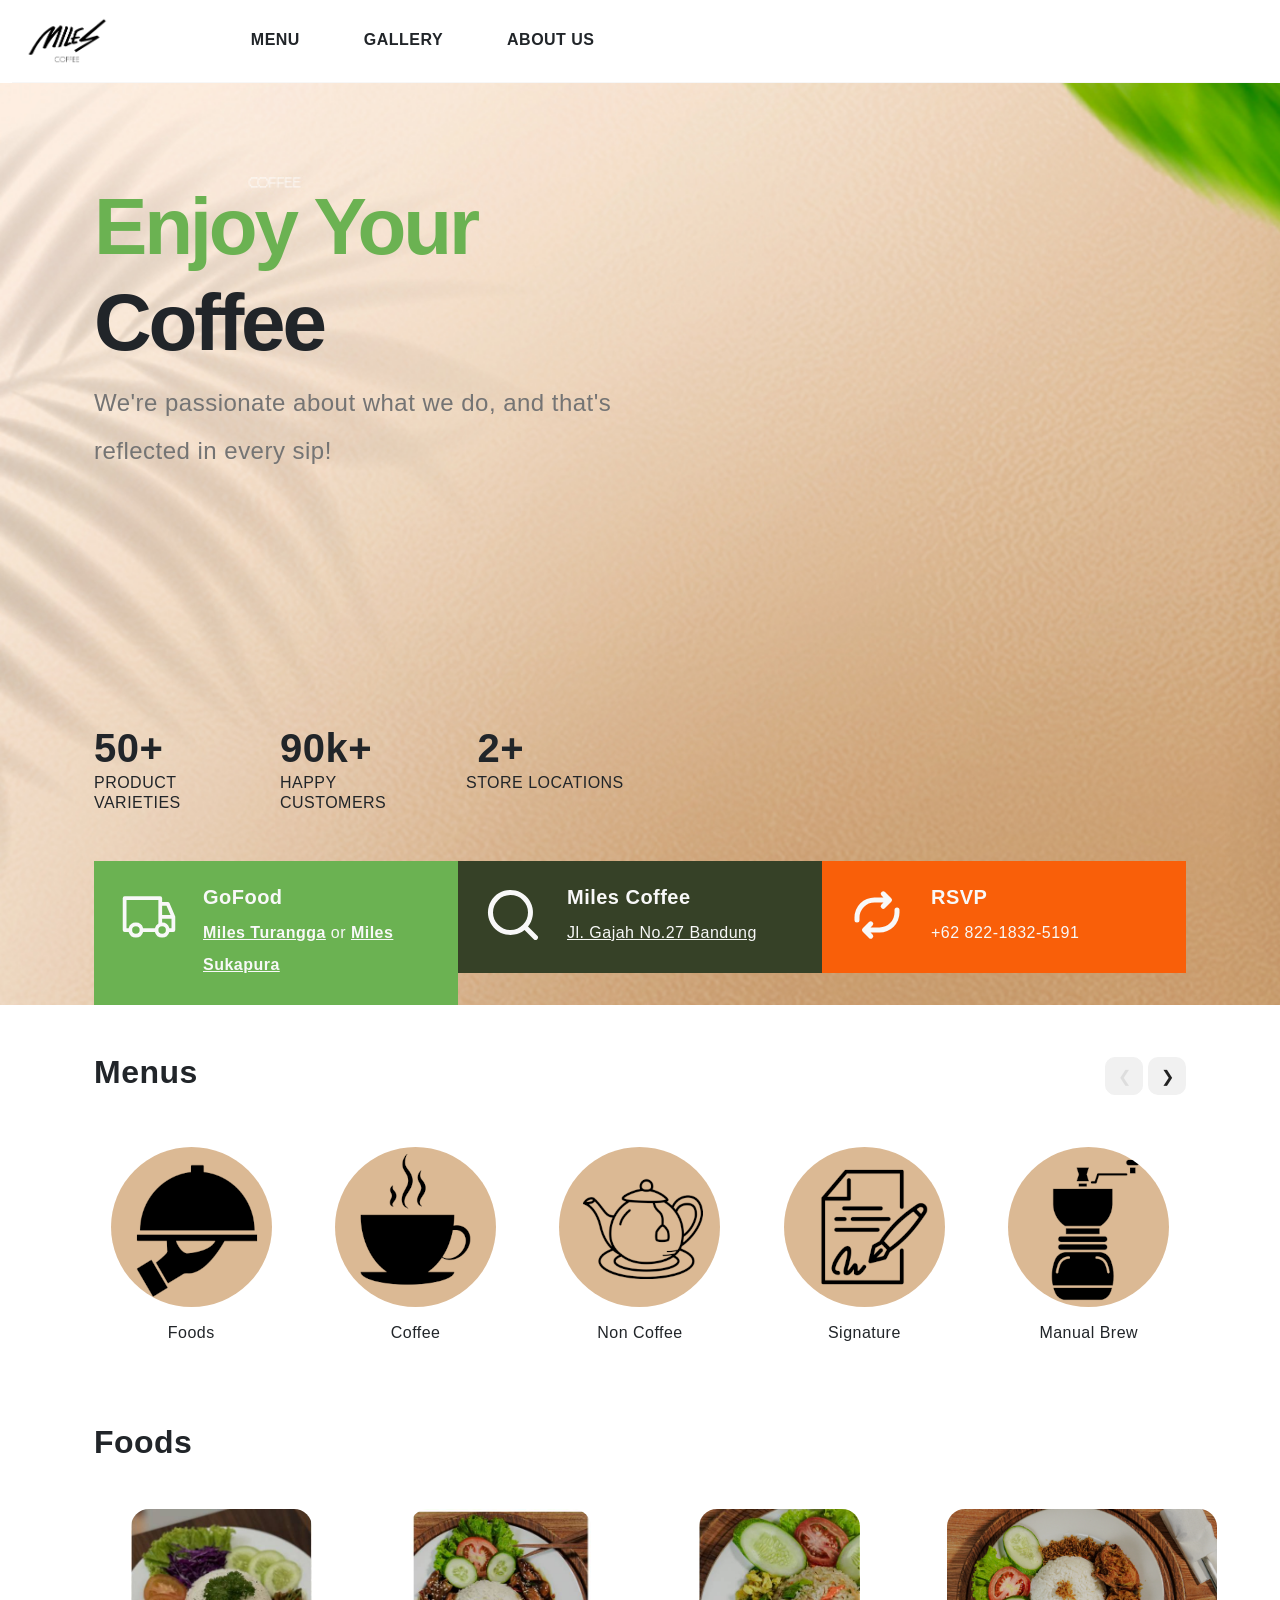
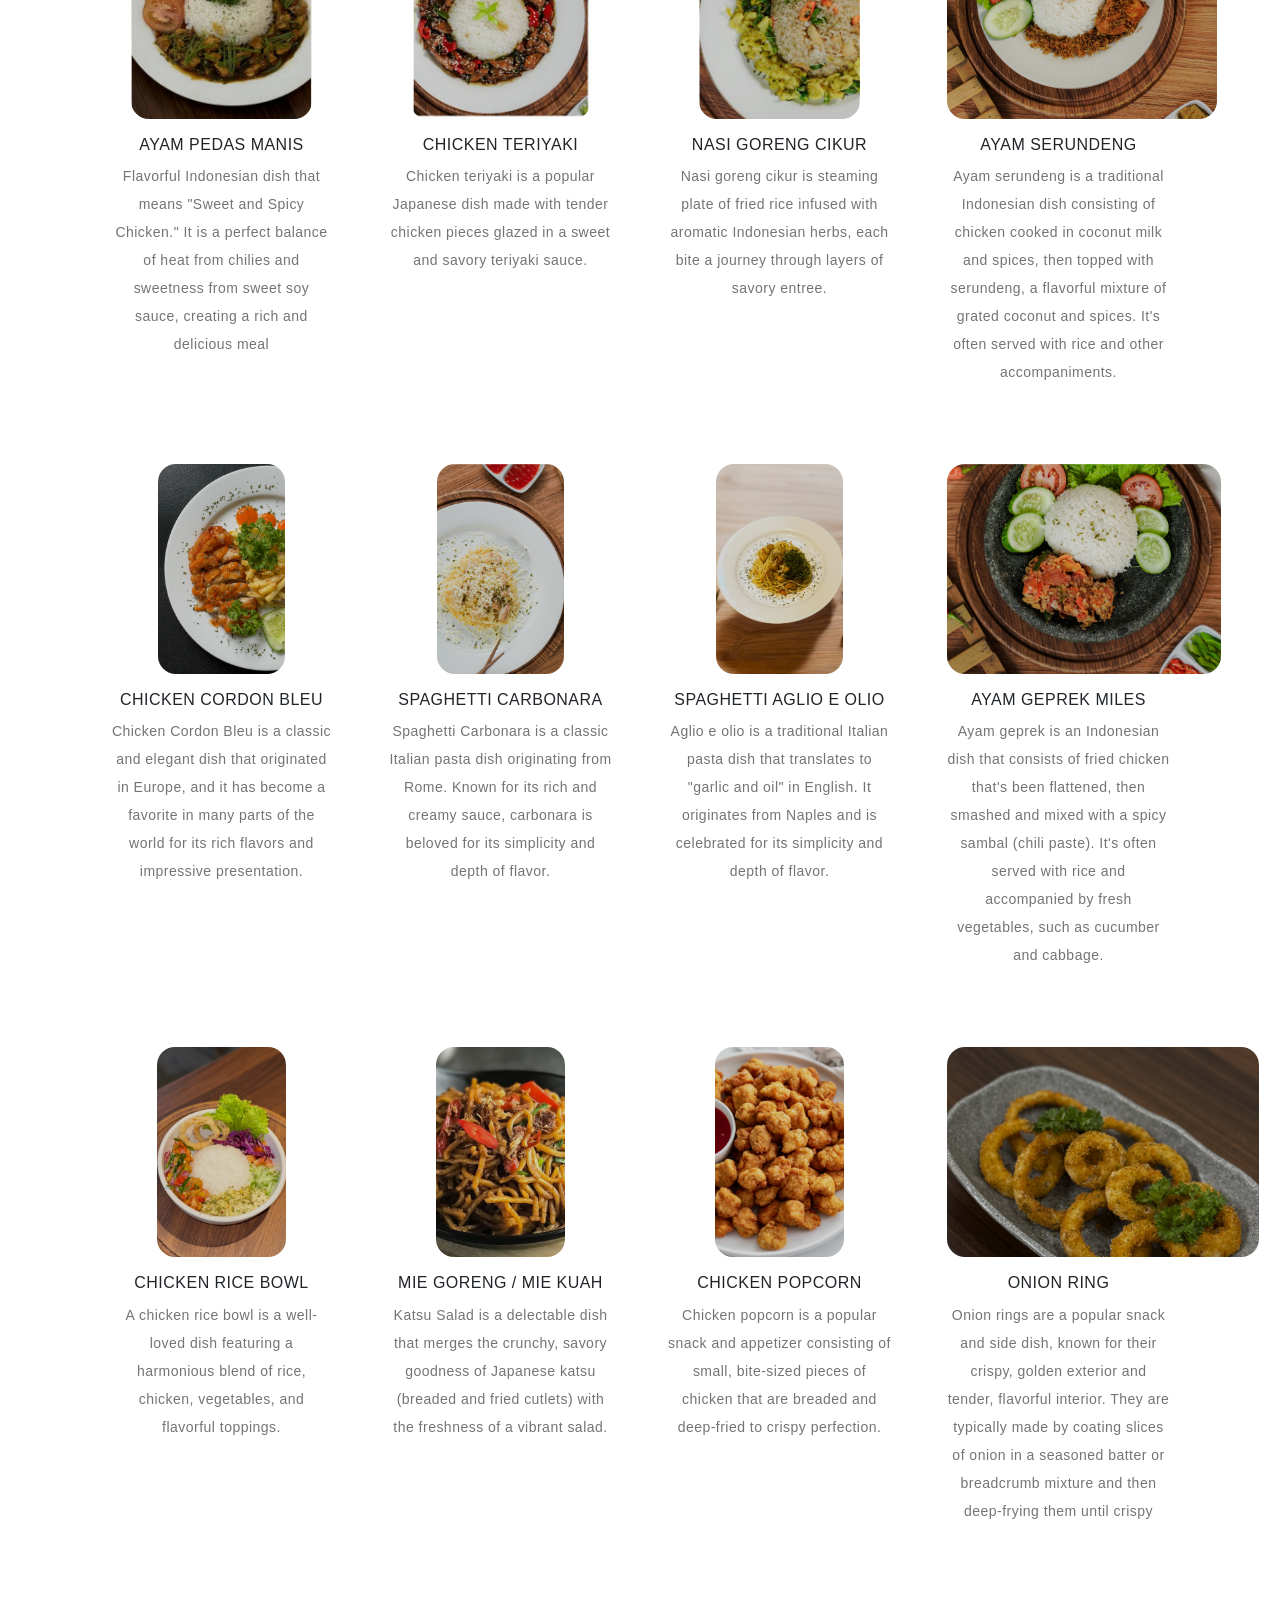
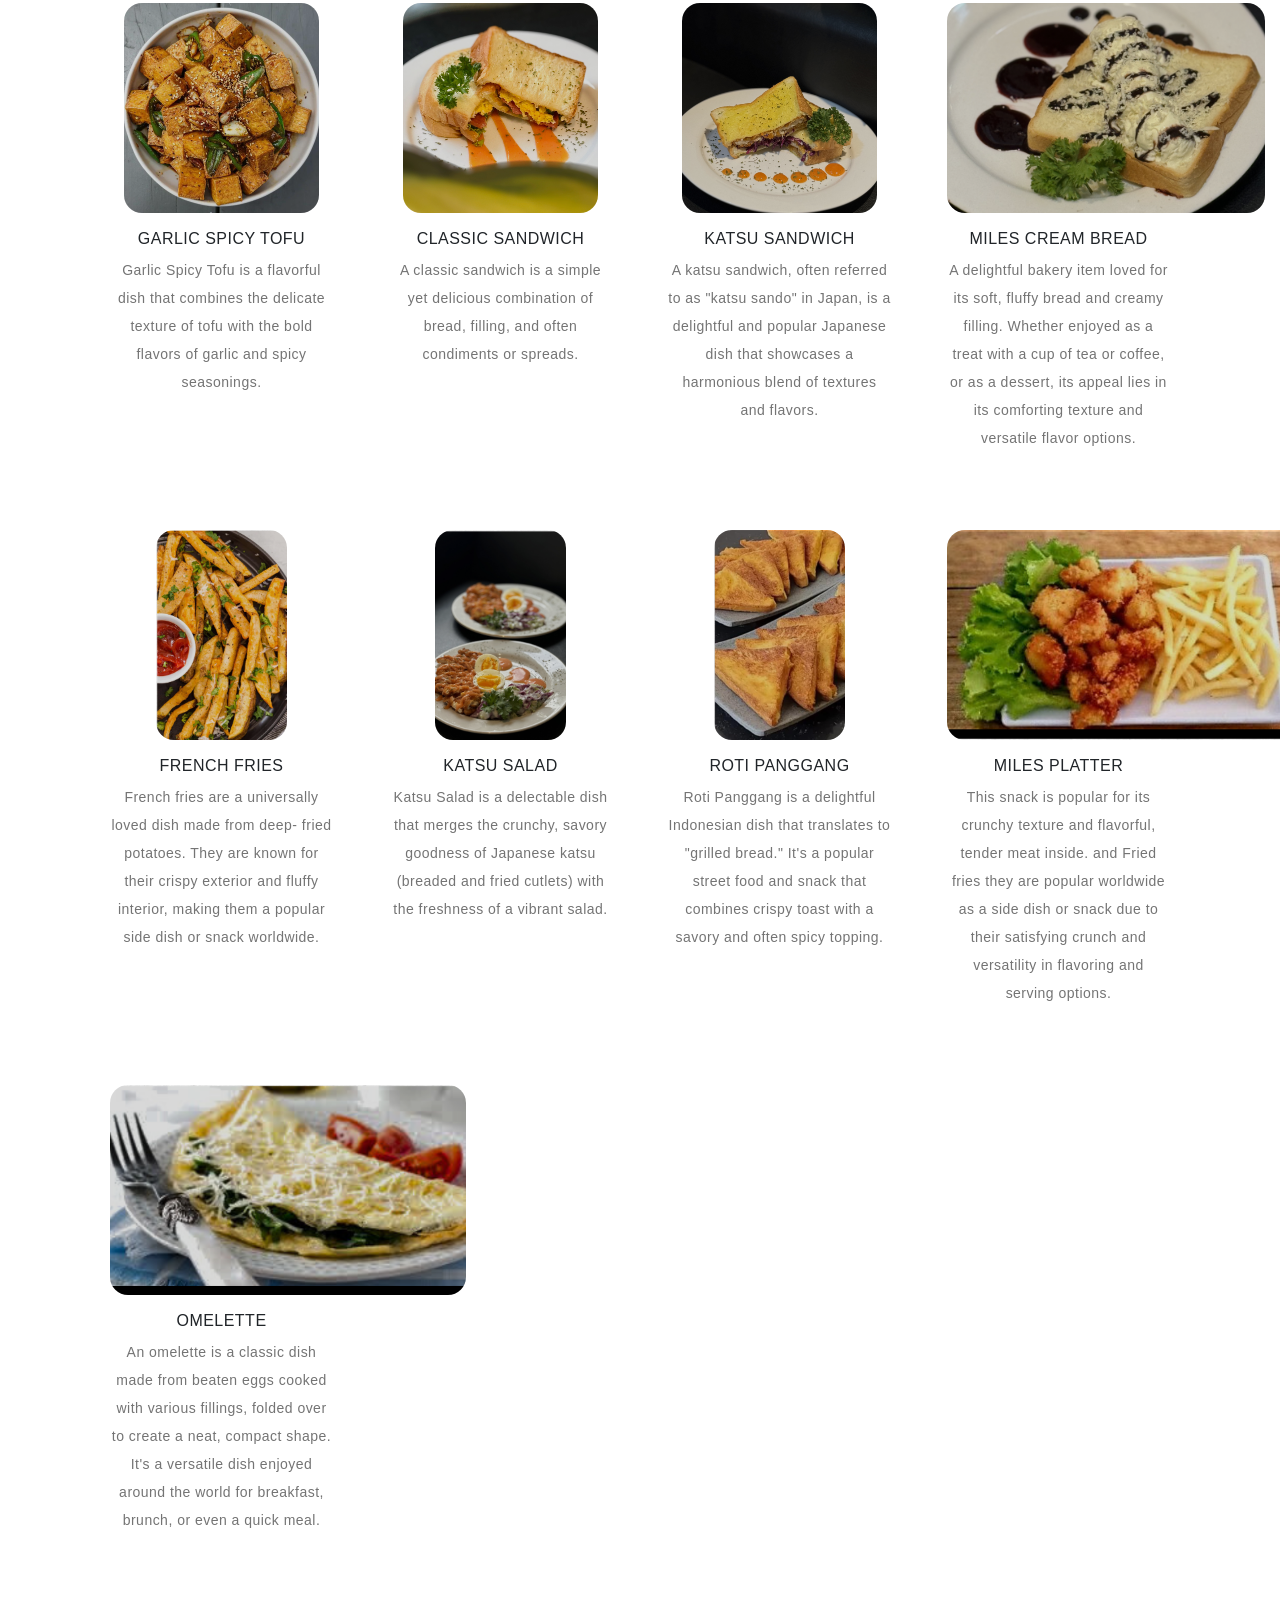
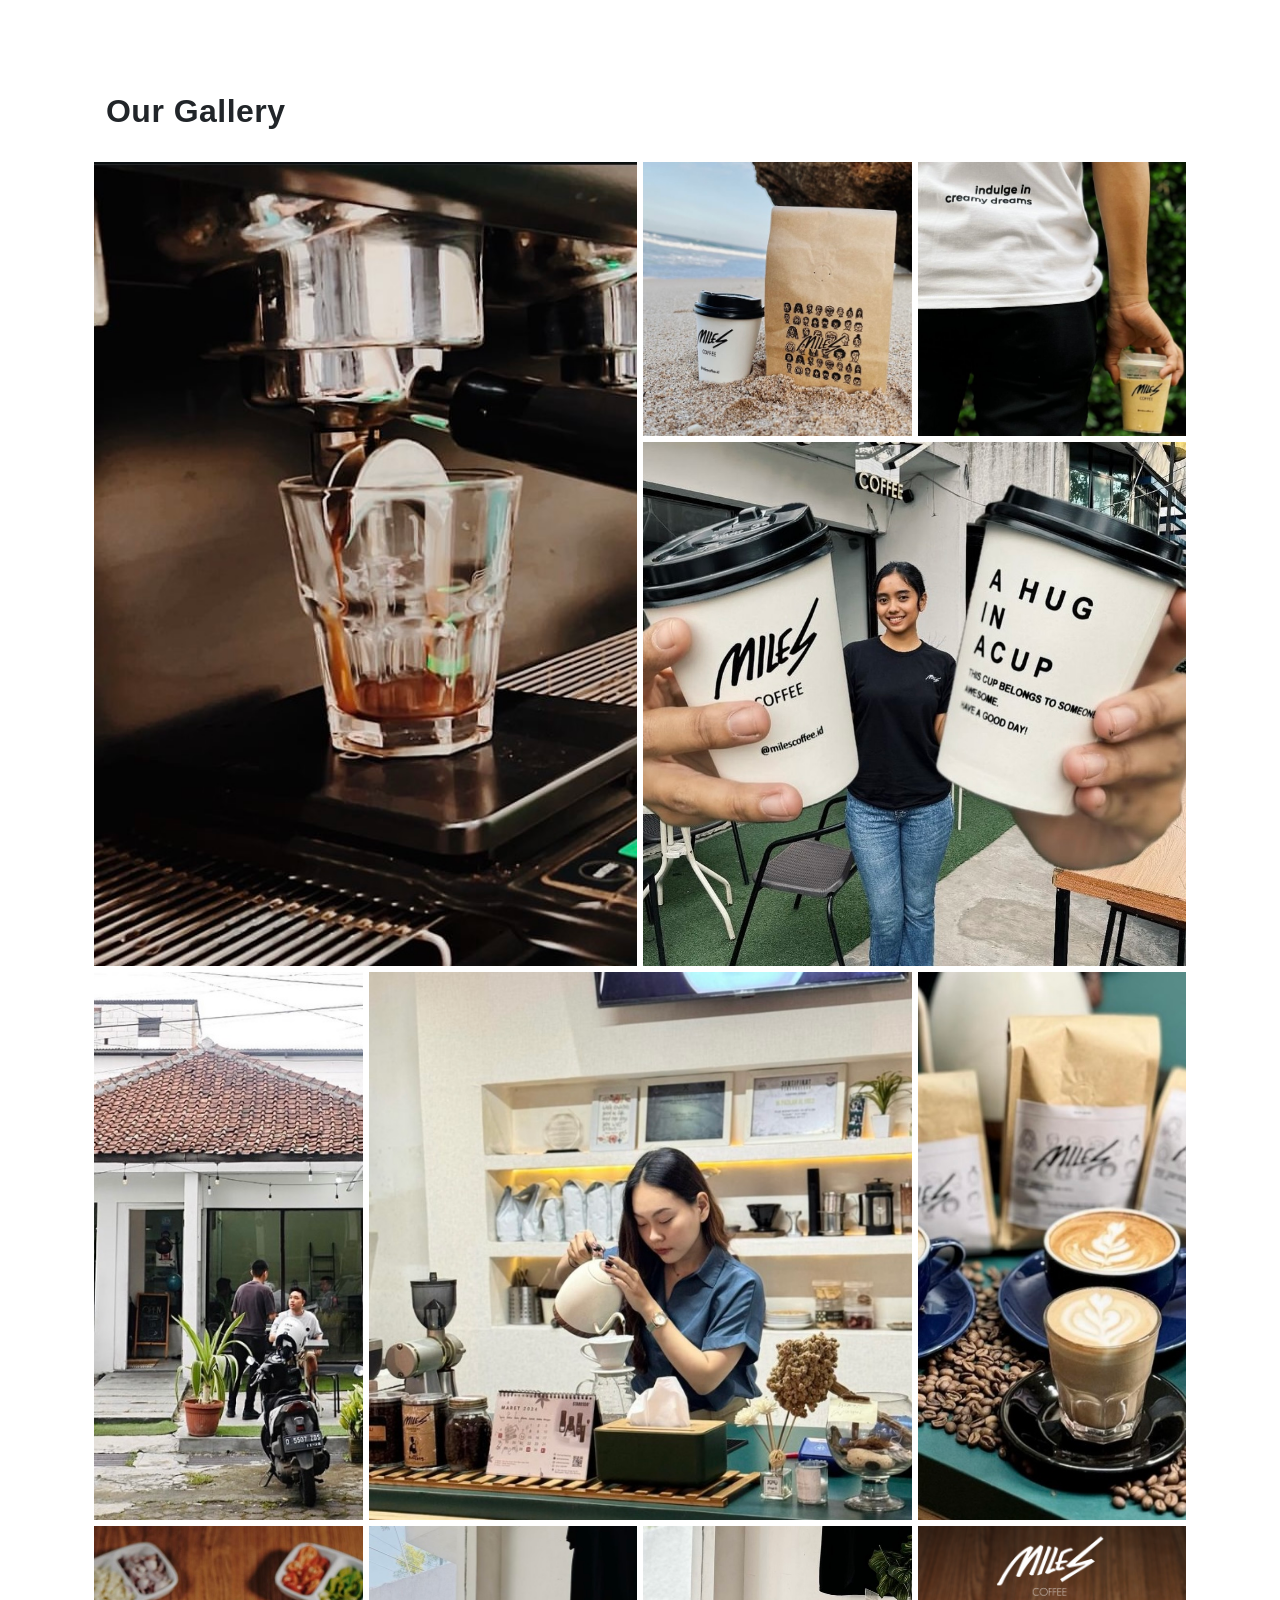
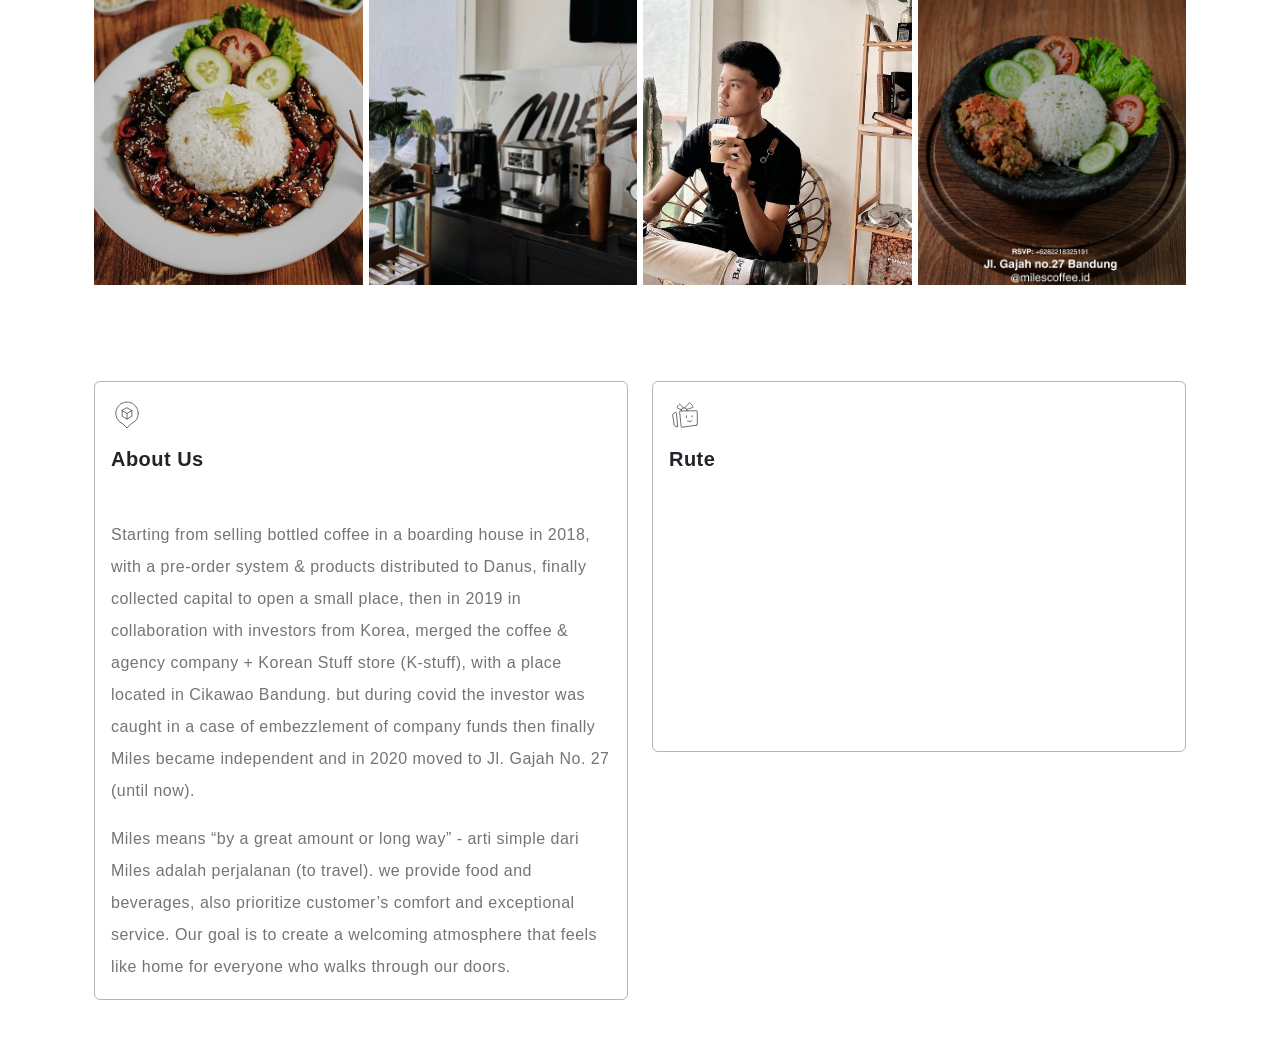
<file: 07-about.html>
<!DOCTYPE html>
<html lang="en">
  <head>
    <title>Miles Coffee</title>
    <meta charset="utf-8">
    <meta http-equiv="X-UA-Compatible" content="IE=edge">
    <meta name="viewport" content="width=device-width, initial-scale=1.0">
    <meta name="format-detection" content="telephone=no">
    <meta name="apple-mobile-web-app-capable" content="yes">
    <meta name="author" content="">
    <meta name="keywords" content="">
    <meta name="description" content="">

    <link rel="stylesheet" href="https://cdn.jsdelivr.net/npm/swiper@9/swiper-bundle.min.css">
    <link href="https://cdn.jsdelivr.net/npm/bootstrap@5.3.0-alpha3/dist/css/bootstrap.min.css" rel="stylesheet" integrity="sha384-KK94CHFLLe+nY2dmCWGMq91rCGa5gtU4mk92HdvYe+M/SXH301p5ILy+dN9+nJOZ" crossorigin="anonymous">
    <link rel="stylesheet" type="text/css" href="css/vendor.css">
    <link rel="stylesheet" type="text/css" href="style.css">

    <link rel="preconnect" href="https://fonts.googleapis.com">
    <link rel="preconnect" href="https://fonts.gstatic.com" crossorigin>
    <link href="https://fonts.googleapis.com/css2?family=Nunito:wght@400;700&family=Open+Sans:ital,wght@0,400;0,700;1,400;1,700&display=swap" rel="stylesheet">


    <link rel="apple-touch-icon" sizes="57x57" href="images/apple-icon-57x57.png">
    <link rel="apple-touch-icon" sizes="60x60" href="images/apple-icon-60x60.png">
    <link rel="apple-touch-icon" sizes="72x72" href="images/apple-icon-72x72.png">
    <link rel="apple-touch-icon" sizes="76x76" href="images/apple-icon-76x76.png">
    <link rel="apple-touch-icon" sizes="114x114" href="images/apple-icon-114x114.png">
    <link rel="apple-touch-icon" sizes="120x120" href="images/apple-icon-120x120.png">
    <link rel="apple-touch-icon" sizes="144x144" href="images/apple-icon-144x144.png">
    <link rel="apple-touch-icon" sizes="152x152" href="images/apple-icon-152x152.png">
    <link rel="apple-touch-icon" sizes="180x180" href="images/apple-icon-180x180.png">
    <link rel="icon" type="image/png" sizes="192x192"  href="images/android-icon-192x192.png">
    <link rel="icon" type="image/png" sizes="32x32" href="images/favicon-32x32.png">
    <link rel="icon" type="image/png" sizes="96x96" href="images/favicon-96x96.png">
    <link rel="icon" type="image/png" sizes="16x16" href="images/favicon-16x16.png">
    <link rel="manifest" href="images/manifest.json">
    <meta name="msapplication-TileColor" content="#ffffff">
    <meta name="msapplication-TileImage" content="images/ms-icon-144x144.png">
    <meta name="theme-color" content="#ffffff">
  </head>

  <body>

    <!-- ICONS-->
    <svg xmlns="http://www.w3.org/2000/svg" style="display: none;">
      <defs>
        <symbol xmlns="http://www.w3.org/2000/svg" id="facebook" viewBox="0 0 24 24"><path fill="currentColor" d="M15.12 5.32H17V2.14A26.11 26.11 0 0 0 14.26 2c-2.72 0-4.58 1.66-4.58 4.7v2.62H6.61v3.56h3.07V22h3.68v-9.12h3.06l.46-3.56h-3.52V7.05c0-1.05.28-1.73 1.76-1.73Z"/></symbol>
        <symbol xmlns="http://www.w3.org/2000/svg" id="twitter" viewBox="0 0 24 24"><path fill="currentColor" d="M22.991 3.95a1 1 0 0 0-1.51-.86a7.48 7.48 0 0 1-1.874.794a5.152 5.152 0 0 0-3.374-1.242a5.232 5.232 0 0 0-5.223 5.063a11.032 11.032 0 0 1-6.814-3.924a1.012 1.012 0 0 0-.857-.365a.999.999 0 0 0-.785.5a5.276 5.276 0 0 0-.242 4.769l-.002.001a1.041 1.041 0 0 0-.496.89a3.042 3.042 0 0 0 .027.439a5.185 5.185 0 0 0 1.568 3.312a.998.998 0 0 0-.066.77a5.204 5.204 0 0 0 2.362 2.922a7.465 7.465 0 0 1-3.59.448A1 1 0 0 0 1.45 19.3a12.942 12.942 0 0 0 7.01 2.061a12.788 12.788 0 0 0 12.465-9.363a12.822 12.822 0 0 0 .535-3.646l-.001-.2a5.77 5.77 0 0 0 1.532-4.202Zm-3.306 3.212a.995.995 0 0 0-.234.702c.01.165.009.331.009.488a10.824 10.824 0 0 1-.454 3.08a10.685 10.685 0 0 1-10.546 7.93a10.938 10.938 0 0 1-2.55-.301a9.48 9.48 0 0 0 2.942-1.564a1 1 0 0 0-.602-1.786a3.208 3.208 0 0 1-2.214-.935q.224-.042.445-.105a1 1 0 0 0-.08-1.943a3.198 3.198 0 0 1-2.25-1.726a5.3 5.3 0 0 0 .545.046a1.02 1.02 0 0 0 .984-.696a1 1 0 0 0-.4-1.137a3.196 3.196 0 0 1-1.425-2.673c0-.066.002-.133.006-.198a13.014 13.014 0 0 0 8.21 3.48a1.02 1.02 0 0 0 .817-.36a1 1 0 0 0 .206-.867a3.157 3.157 0 0 1-.087-.729a3.23 3.23 0 0 1 3.226-3.226a3.184 3.184 0 0 1 2.345 1.02a.993.993 0 0 0 .921.298a9.27 9.27 0 0 0 1.212-.322a6.681 6.681 0 0 1-1.026 1.524Z"/></symbol>
        <symbol xmlns="http://www.w3.org/2000/svg" id="youtube" viewBox="0 0 24 24"><path fill="currentColor" d="M23 9.71a8.5 8.5 0 0 0-.91-4.13a2.92 2.92 0 0 0-1.72-1A78.36 78.36 0 0 0 12 4.27a78.45 78.45 0 0 0-8.34.3a2.87 2.87 0 0 0-1.46.74c-.9.83-1 2.25-1.1 3.45a48.29 48.29 0 0 0 0 6.48a9.55 9.55 0 0 0 .3 2a3.14 3.14 0 0 0 .71 1.36a2.86 2.86 0 0 0 1.49.78a45.18 45.18 0 0 0 6.5.33c3.5.05 6.57 0 10.2-.28a2.88 2.88 0 0 0 1.53-.78a2.49 2.49 0 0 0 .61-1a10.58 10.58 0 0 0 .52-3.4c.04-.56.04-3.94.04-4.54ZM9.74 14.85V8.66l5.92 3.11c-1.66.92-3.85 1.96-5.92 3.08Z"/></symbol>
        <symbol xmlns="http://www.w3.org/2000/svg" id="instagram" viewBox="0 0 24 24"><path fill="currentColor" d="M17.34 5.46a1.2 1.2 0 1 0 1.2 1.2a1.2 1.2 0 0 0-1.2-1.2Zm4.6 2.42a7.59 7.59 0 0 0-.46-2.43a4.94 4.94 0 0 0-1.16-1.77a4.7 4.7 0 0 0-1.77-1.15a7.3 7.3 0 0 0-2.43-.47C15.06 2 14.72 2 12 2s-3.06 0-4.12.06a7.3 7.3 0 0 0-2.43.47a4.78 4.78 0 0 0-1.77 1.15a4.7 4.7 0 0 0-1.15 1.77a7.3 7.3 0 0 0-.47 2.43C2 8.94 2 9.28 2 12s0 3.06.06 4.12a7.3 7.3 0 0 0 .47 2.43a4.7 4.7 0 0 0 1.15 1.77a4.78 4.78 0 0 0 1.77 1.15a7.3 7.3 0 0 0 2.43.47C8.94 22 9.28 22 12 22s3.06 0 4.12-.06a7.3 7.3 0 0 0 2.43-.47a4.7 4.7 0 0 0 1.77-1.15a4.85 4.85 0 0 0 1.16-1.77a7.59 7.59 0 0 0 .46-2.43c0-1.06.06-1.4.06-4.12s0-3.06-.06-4.12ZM20.14 16a5.61 5.61 0 0 1-.34 1.86a3.06 3.06 0 0 1-.75 1.15a3.19 3.19 0 0 1-1.15.75a5.61 5.61 0 0 1-1.86.34c-1 .05-1.37.06-4 .06s-3 0-4-.06a5.73 5.73 0 0 1-1.94-.3a3.27 3.27 0 0 1-1.1-.75a3 3 0 0 1-.74-1.15a5.54 5.54 0 0 1-.4-1.9c0-1-.06-1.37-.06-4s0-3 .06-4a5.54 5.54 0 0 1 .35-1.9A3 3 0 0 1 5 5a3.14 3.14 0 0 1 1.1-.8A5.73 5.73 0 0 1 8 3.86c1 0 1.37-.06 4-.06s3 0 4 .06a5.61 5.61 0 0 1 1.86.34a3.06 3.06 0 0 1 1.19.8a3.06 3.06 0 0 1 .75 1.1a5.61 5.61 0 0 1 .34 1.9c.05 1 .06 1.37.06 4s-.01 3-.06 4ZM12 6.87A5.13 5.13 0 1 0 17.14 12A5.12 5.12 0 0 0 12 6.87Zm0 8.46A3.33 3.33 0 1 1 15.33 12A3.33 3.33 0 0 1 12 15.33Z"/></symbol>
        <symbol xmlns="http://www.w3.org/2000/svg" id="amazon" viewBox="0 0 24 24"><path fill="currentColor" d="M1.04 17.52q.1-.16.32-.02a21.308 21.308 0 0 0 10.88 2.9a21.524 21.524 0 0 0 7.74-1.46q.1-.04.29-.12t.27-.12a.356.356 0 0 1 .47.12q.17.24-.11.44q-.36.26-.92.6a14.99 14.99 0 0 1-3.84 1.58A16.175 16.175 0 0 1 12 22a16.017 16.017 0 0 1-5.9-1.09a16.246 16.246 0 0 1-4.98-3.07a.273.273 0 0 1-.12-.2a.215.215 0 0 1 .04-.12Zm6.02-5.7a4.036 4.036 0 0 1 .68-2.36A4.197 4.197 0 0 1 9.6 7.98a10.063 10.063 0 0 1 2.66-.66q.54-.06 1.76-.16v-.34a3.562 3.562 0 0 0-.28-1.72a1.5 1.5 0 0 0-1.32-.6h-.16a2.189 2.189 0 0 0-1.14.42a1.64 1.64 0 0 0-.62 1a.508.508 0 0 1-.4.46L7.8 6.1q-.34-.08-.34-.36a.587.587 0 0 1 .02-.14a3.834 3.834 0 0 1 1.67-2.64A6.268 6.268 0 0 1 12.26 2h.5a5.054 5.054 0 0 1 3.56 1.18a3.81 3.81 0 0 1 .37.43a3.875 3.875 0 0 1 .27.41a2.098 2.098 0 0 1 .18.52q.08.34.12.47a2.856 2.856 0 0 1 .06.56q.02.43.02.51v4.84a2.868 2.868 0 0 0 .15.95a2.475 2.475 0 0 0 .29.62q.14.19.46.61a.599.599 0 0 1 .12.32a.346.346 0 0 1-.16.28q-1.66 1.44-1.8 1.56a.557.557 0 0 1-.58.04q-.28-.24-.49-.46t-.3-.32a4.466 4.466 0 0 1-.29-.39q-.2-.29-.28-.39a4.91 4.91 0 0 1-2.2 1.52a6.038 6.038 0 0 1-1.68.2a3.505 3.505 0 0 1-2.53-.95a3.553 3.553 0 0 1-.99-2.69Zm3.44-.4a1.895 1.895 0 0 0 .39 1.25a1.294 1.294 0 0 0 1.05.47a1.022 1.022 0 0 0 .17-.02a1.022 1.022 0 0 1 .15-.02a2.033 2.033 0 0 0 1.3-1.08a3.13 3.13 0 0 0 .33-.83a3.8 3.8 0 0 0 .12-.73q.01-.28.01-.92v-.5a7.287 7.287 0 0 0-1.76.16a2.144 2.144 0 0 0-1.76 2.22Zm8.4 6.44a.626.626 0 0 1 .12-.16a3.14 3.14 0 0 1 .96-.46a6.52 6.52 0 0 1 1.48-.22a1.195 1.195 0 0 1 .38.02q.9.08 1.08.3a.655.655 0 0 1 .08.36v.14a4.56 4.56 0 0 1-.38 1.65a3.84 3.84 0 0 1-1.06 1.53a.302.302 0 0 1-.18.08a.177.177 0 0 1-.08-.02q-.12-.06-.06-.22a7.632 7.632 0 0 0 .74-2.42a.513.513 0 0 0-.08-.32q-.2-.24-1.12-.24q-.34 0-.8.04q-.5.06-.92.12a.232.232 0 0 1-.16-.04a.065.065 0 0 1-.02-.08a.153.153 0 0 1 .02-.06Z"/></symbol>

        <symbol xmlns="http://www.w3.org/2000/svg" id="menu" viewBox="0 0 24 24"><path fill="currentColor" d="M2 6a1 1 0 0 1 1-1h18a1 1 0 1 1 0 2H3a1 1 0 0 1-1-1m0 6.032a1 1 0 0 1 1-1h18a1 1 0 1 1 0 2H3a1 1 0 0 1-1-1m1 5.033a1 1 0 1 0 0 2h18a1 1 0 0 0 0-2z"/></symbol>
        <symbol xmlns="http://www.w3.org/2000/svg" id="link" viewBox="0 0 24 24"><path fill="currentColor" d="M12 19a1 1 0 1 0-1-1a1 1 0 0 0 1 1Zm5 0a1 1 0 1 0-1-1a1 1 0 0 0 1 1Zm0-4a1 1 0 1 0-1-1a1 1 0 0 0 1 1Zm-5 0a1 1 0 1 0-1-1a1 1 0 0 0 1 1Zm7-12h-1V2a1 1 0 0 0-2 0v1H8V2a1 1 0 0 0-2 0v1H5a3 3 0 0 0-3 3v14a3 3 0 0 0 3 3h14a3 3 0 0 0 3-3V6a3 3 0 0 0-3-3Zm1 17a1 1 0 0 1-1 1H5a1 1 0 0 1-1-1v-9h16Zm0-11H4V6a1 1 0 0 1 1-1h1v1a1 1 0 0 0 2 0V5h8v1a1 1 0 0 0 2 0V5h1a1 1 0 0 1 1 1ZM7 15a1 1 0 1 0-1-1a1 1 0 0 0 1 1Zm0 4a1 1 0 1 0-1-1a1 1 0 0 0 1 1Z"/></symbol>
        <symbol xmlns="http://www.w3.org/2000/svg" id="arrow-right" viewBox="0 0 24 24"><path fill="currentColor" d="M17.92 11.62a1 1 0 0 0-.21-.33l-5-5a1 1 0 0 0-1.42 1.42l3.3 3.29H7a1 1 0 0 0 0 2h7.59l-3.3 3.29a1 1 0 0 0 0 1.42a1 1 0 0 0 1.42 0l5-5a1 1 0 0 0 .21-.33a1 1 0 0 0 0-.76Z"/></symbol>
        <symbol xmlns="http://www.w3.org/2000/svg" id="category" viewBox="0 0 24 24"><path fill="currentColor" d="M19 5.5h-6.28l-.32-1a3 3 0 0 0-2.84-2H5a3 3 0 0 0-3 3v13a3 3 0 0 0 3 3h14a3 3 0 0 0 3-3v-10a3 3 0 0 0-3-3Zm1 13a1 1 0 0 1-1 1H5a1 1 0 0 1-1-1v-13a1 1 0 0 1 1-1h4.56a1 1 0 0 1 .95.68l.54 1.64a1 1 0 0 0 .95.68h7a1 1 0 0 1 1 1Z"/></symbol>
        <symbol xmlns="http://www.w3.org/2000/svg" id="calendar" viewBox="0 0 24 24"><path fill="currentColor" d="M19 4h-2V3a1 1 0 0 0-2 0v1H9V3a1 1 0 0 0-2 0v1H5a3 3 0 0 0-3 3v12a3 3 0 0 0 3 3h14a3 3 0 0 0 3-3V7a3 3 0 0 0-3-3Zm1 15a1 1 0 0 1-1 1H5a1 1 0 0 1-1-1v-7h16Zm0-9H4V7a1 1 0 0 1 1-1h2v1a1 1 0 0 0 2 0V6h6v1a1 1 0 0 0 2 0V6h2a1 1 0 0 1 1 1Z"/></symbol>
        <symbol xmlns="http://www.w3.org/2000/svg" id="heart" viewBox="0 0 24 24"><path fill="currentColor" d="M20.16 4.61A6.27 6.27 0 0 0 12 4a6.27 6.27 0 0 0-8.16 9.48l7.45 7.45a1 1 0 0 0 1.42 0l7.45-7.45a6.27 6.27 0 0 0 0-8.87Zm-1.41 7.46L12 18.81l-6.75-6.74a4.28 4.28 0 0 1 3-7.3a4.25 4.25 0 0 1 3 1.25a1 1 0 0 0 1.42 0a4.27 4.27 0 0 1 6 6.05Z"/></symbol>
        <symbol xmlns="http://www.w3.org/2000/svg" id="plus" viewBox="0 0 24 24"><path fill="currentColor" d="M19 11h-6V5a1 1 0 0 0-2 0v6H5a1 1 0 0 0 0 2h6v6a1 1 0 0 0 2 0v-6h6a1 1 0 0 0 0-2Z"/></symbol>
        <symbol xmlns="http://www.w3.org/2000/svg" id="minus" viewBox="0 0 24 24"><path fill="currentColor" d="M19 11H5a1 1 0 0 0 0 2h14a1 1 0 0 0 0-2Z"/></symbol>
        <symbol xmlns="http://www.w3.org/2000/svg" id="cart" viewBox="0 0 24 24"><path fill="currentColor" d="M8.5 19a1.5 1.5 0 1 0 1.5 1.5A1.5 1.5 0 0 0 8.5 19ZM19 16H7a1 1 0 0 1 0-2h8.491a3.013 3.013 0 0 0 2.885-2.176l1.585-5.55A1 1 0 0 0 19 5H6.74a3.007 3.007 0 0 0-2.82-2H3a1 1 0 0 0 0 2h.921a1.005 1.005 0 0 1 .962.725l.155.545v.005l1.641 5.742A3 3 0 0 0 7 18h12a1 1 0 0 0 0-2Zm-1.326-9l-1.22 4.274a1.005 1.005 0 0 1-.963.726H8.754l-.255-.892L7.326 7ZM16.5 19a1.5 1.5 0 1 0 1.5 1.5a1.5 1.5 0 0 0-1.5-1.5Z"/></symbol>
        <symbol xmlns="http://www.w3.org/2000/svg" id="check" viewBox="0 0 24 24"><path fill="currentColor" d="M18.71 7.21a1 1 0 0 0-1.42 0l-7.45 7.46l-3.13-3.14A1 1 0 1 0 5.29 13l3.84 3.84a1 1 0 0 0 1.42 0l8.16-8.16a1 1 0 0 0 0-1.47Z"/></symbol>
        <symbol xmlns="http://www.w3.org/2000/svg" id="trash" viewBox="0 0 24 24"><path fill="currentColor" d="M10 18a1 1 0 0 0 1-1v-6a1 1 0 0 0-2 0v6a1 1 0 0 0 1 1ZM20 6h-4V5a3 3 0 0 0-3-3h-2a3 3 0 0 0-3 3v1H4a1 1 0 0 0 0 2h1v11a3 3 0 0 0 3 3h8a3 3 0 0 0 3-3V8h1a1 1 0 0 0 0-2ZM10 5a1 1 0 0 1 1-1h2a1 1 0 0 1 1 1v1h-4Zm7 14a1 1 0 0 1-1 1H8a1 1 0 0 1-1-1V8h10Zm-3-1a1 1 0 0 0 1-1v-6a1 1 0 0 0-2 0v6a1 1 0 0 0 1 1Z"/></symbol>
        <symbol xmlns="http://www.w3.org/2000/svg" id="search" viewBox="0 0 24 24"><path fill="currentColor" d="M21.71 20.29L18 16.61A9 9 0 1 0 16.61 18l3.68 3.68a1 1 0 0 0 1.42 0a1 1 0 0 0 0-1.39ZM11 18a7 7 0 1 1 7-7a7 7 0 0 1-7 7Z"/></symbol>
        <symbol xmlns="http://www.w3.org/2000/svg" id="close" viewBox="0 0 15 15"><path fill="currentColor" d="M7.953 3.788a.5.5 0 0 0-.906 0L6.08 5.85l-2.154.33a.5.5 0 0 0-.283.843l1.574 1.613l-.373 2.284a.5.5 0 0 0 .736.518l1.92-1.063l1.921 1.063a.5.5 0 0 0 .736-.519l-.373-2.283l1.574-1.613a.5.5 0 0 0-.283-.844L8.921 5.85l-.968-2.062Z"/></symbol>
        
        <symbol xmlns="http://www.w3.org/2000/svg" id="package" viewBox="0 0 48 48"><path fill="none" stroke="currentColor" stroke-linecap="round" stroke-linejoin="round" d="m24 13.264l7.288 4.21L24 21.681l-7.288-4.209Z"/><path fill="none" stroke="currentColor" stroke-linecap="round" stroke-linejoin="round" d="M16.712 17.473v8.418L24 30.101l7.288-4.21v-8.418M24 30.1v-8.418"/><path fill="none" stroke="currentColor" stroke-linecap="round" stroke-linejoin="round" d="M40.905 21.405a16.905 16.905 0 1 0-23.389 15.611L24 43.5l6.484-6.484a16.906 16.906 0 0 0 10.42-15.611"/></symbol>
        <symbol xmlns="http://www.w3.org/2000/svg" id="secure" viewBox="0 0 48 48"><path fill="none" stroke="currentColor" stroke-linecap="round" stroke-linejoin="round" d="M14.134 36V20.11h19.732M19.279 36h14.587V25.45"/><path fill="none" stroke="currentColor" stroke-linecap="round" stroke-linejoin="round" d="m19.246 26.606l4.135 4.135l5.373-5.372m-8.934-9.282a4.087 4.087 0 1 1 8.174 0m0 0v4.023m-8.172-4.108v4.108"/><path fill="none" stroke="currentColor" stroke-linecap="round" stroke-linejoin="round" d="M30.288 44.566a21.516 21.516 0 1 1 9.69-6.18"/></symbol>
        <symbol xmlns="http://www.w3.org/2000/svg" id="quality" viewBox="0 0 48 48"><path fill="none" stroke="currentColor" stroke-linecap="round" stroke-linejoin="round" d="m30.59 13.45l4.77 2.94L24 34.68l-10.33-7l3.11-4.6l5.52 3.71l8.26-13.38Z"/><path fill="none" stroke="currentColor" stroke-linecap="round" stroke-linejoin="round" d="M24 4.5s-11.26 2-15.25 2v20a11.16 11.16 0 0 0 .8 4.1a15 15 0 0 0 2 3.61a22 22 0 0 0 2.81 3.07a34.47 34.47 0 0 0 3 2.48a34 34 0 0 0 2.89 1.86c1 .59 1.71 1 2.13 1.19l1 .49a1.44 1.44 0 0 0 1.24 0l1-.49c.42-.2 1.13-.6 2.13-1.19a34 34 0 0 0 2.89-1.86a34.47 34.47 0 0 0 3-2.48a22 22 0 0 0 2.81-3.07a15 15 0 0 0 2-3.61a11.16 11.16 0 0 0 .8-4.1v-20c-3.99.03-15.25-2-15.25-2"/></symbol>
        <symbol xmlns="http://www.w3.org/2000/svg" id="savings" viewBox="0 0 48 48"><circle cx="24" cy="24" r="21.5" fill="none" stroke="currentColor" stroke-linecap="round" stroke-linejoin="round"/><path fill="none" stroke="currentColor" stroke-linecap="round" stroke-linejoin="round" d="M12.5 23.684a3.298 3.298 0 0 1 5.63-2.332l3.212 3.212h0l8.53-8.53a3.298 3.298 0 0 1 5.628 2.333h0c0 .875-.348 1.714-.966 2.333L22.983 32.25a2.321 2.321 0 0 1-3.283 0l-6.234-6.233a3.298 3.298 0 0 1-.966-2.333"/></symbol>
        <symbol xmlns="http://www.w3.org/2000/svg" id="offers" viewBox="0 0 48 48"><path fill="none" stroke="currentColor" stroke-linecap="round" stroke-linejoin="round" d="m41.556 39.297l-22.022 3.11a1.097 1.097 0 0 1-1.245-.97l-2.352-22.311a1.097 1.097 0 0 1 1.08-1.213l24.238-.229a1.097 1.097 0 0 1 1.108 1.09l.137 19.429c.004.55-.4 1.017-.944 1.094M26.1 25.258v2.579m8.494-2.731v2.175"/><path fill="none" stroke="currentColor" stroke-linecap="round" stroke-linejoin="round" d="M34.343 32.346c-1.437.828-1.926 1.198-2.774 1.988c-1.19-.457-2.284-1.228-3.797-1.456m-15.953 8.721l-3.49-1.6a1.12 1.12 0 0 1-.643-.863L5.511 23.593c-.056-.4.108-.8.43-1.046l3.15-2.406a1.257 1.257 0 0 1 2.014.874l1.966 19.69a.887.887 0 0 1-1.252.894m11.989-28.112c.214-.456.964-1.716 2.76-3.618c3.108-3.323 4.26-4.288 4.26-4.288s1.42.75 3.27 3.109c1.876 2.358 1.93 3.832 1.93 3.832s.67-.08-4.797 1.688c-3.055.991-4.368 1.152-4.931 1.152"/><path fill="none" stroke="currentColor" stroke-linecap="round" stroke-linejoin="round" d="M26.97 17.828v-.054c0-.884-.241-1.715-.67-2.412c-.563-.91-1.447-1.608-2.492-1.876a3.58 3.58 0 0 0-1.072-.16c-.429 0-.858.053-1.233.214c-1.152.348-2.063 1.18-2.573 2.278a4.747 4.747 0 0 0-.428 1.956v.134"/><path fill="none" stroke="currentColor" stroke-linecap="round" stroke-linejoin="round" d="M18.93 15.818c-.562-.107-1.5-.349-3.135-.884c-2.304-.75-3.43-1.528-3.43-1.528s-.456-1.393 1.045-3.296s2.653-2.52 2.653-2.52s.911.778 3.43 3.485c1.26 1.313 1.796 2.09 2.01 2.465h.027"/></symbol>
        
        <symbol xmlns="http://www.w3.org/2000/svg" id="delivery" viewBox="0 0 32 32"><path fill="currentColor" d="m29.92 16.61l-3-7A1 1 0 0 0 26 9h-3V7a1 1 0 0 0-1-1H3a1 1 0 0 0-1 1v17a1 1 0 0 0 1 1h2.14a4 4 0 0 0 7.72 0h6.28a4 4 0 0 0 7.72 0H29a1 1 0 0 0 1-1v-7a1 1 0 0 0-.08-.39M23 11h2.34l2.14 5H23ZM9 26a2 2 0 1 1 2-2a2 2 0 0 1-2 2m10.14-3h-6.28a4 4 0 0 0-7.72 0H4V8h17v12.56A4 4 0 0 0 19.14 23M23 26a2 2 0 1 1 2-2a2 2 0 0 1-2 2m5-3h-1.14A4 4 0 0 0 23 20v-2h5Z"/></symbol>
        <symbol xmlns="http://www.w3.org/2000/svg" id="Miles Coffee" viewBox="0 0 24 24"><path fill="currentColor" d="M0 2.84c1.402 2.71 1.445 5.241 2.977 10.4c1.855 5.341 8.703 5.701 9.21 5.711c.46.726 1.513 1.704 3.926 2.21l.268-1.272c-2.082-.436-2.844-1.239-3.106-1.68l-.005.006c.087-.484 1.523-5.377-1.323-9.352C7.182 3.583 0 2.84 0 2.84m24 .84c-3.898.611-4.293-.92-11.473 3.093a11.879 11.879 0 0 1 2.625 10.05c3.723-1.486 5.166-3.976 5.606-6.466c0 0 1.27-4.716 3.242-6.677M12.527 6.773l-.002-.002v.004zM2.643 5.22s5.422 1.426 8.543 11.543c-2.945-.889-4.203-3.796-4.63-5.168h.006a15.863 15.863 0 0 0-3.92-6.375z"/></symbol>
        <symbol xmlns="http://www.w3.org/2000/svg" id="fresh" viewBox="0 0 24 24"><g fill="none"><path d="M24 0v24H0V0zM12.594 23.258l-.012.002l-.071.035l-.02.004l-.014-.004l-.071-.036c-.01-.003-.019 0-.024.006l-.004.01l-.017.428l.005.02l.01.013l.104.074l.015.004l.012-.004l.104-.074l.012-.016l.004-.017l-.017-.427c-.002-.01-.009-.017-.016-.018m.264-.113l-.014.002l-.184.093l-.01.01l-.003.011l.018.43l.005.012l.008.008l.201.092c.012.004.023 0 .029-.008l.004-.014l-.034-.614c-.003-.012-.01-.02-.02-.022m-.715.002a.023.023 0 0 0-.027.006l-.006.014l-.034.614c0 .012.007.02.017.024l.015-.002l.201-.093l.01-.008l.003-.011l.018-.43l-.003-.012l-.01-.01z"/><path fill="currentColor" d="M20 9a1 1 0 0 1 1 1v1a8 8 0 0 1-8 8H9.414l.793.793a1 1 0 0 1-1.414 1.414l-2.496-2.496a.997.997 0 0 1-.287-.567L6 17.991a.996.996 0 0 1 .237-.638l.056-.06l2.5-2.5a1 1 0 0 1 1.414 1.414L9.414 17H13a6 6 0 0 0 6-6v-1a1 1 0 0 1 1-1m-4.793-6.207l2.5 2.5a1 1 0 0 1 0 1.414l-2.5 2.5a1 1 0 1 1-1.414-1.414L14.586 7H11a6 6 0 0 0-6 6v1a1 1 0 1 1-2 0v-1a8 8 0 0 1 8-8h3.586l-.793-.793a1 1 0 0 1 1.414-1.414"/></g></symbol>

        <symbol xmlns="http://www.w3.org/2000/svg" id="star-full" viewBox="0 0 24 24"><path fill="currentColor" d="m3.1 11.3l3.6 3.3l-1 4.6c-.1.6.1 1.2.6 1.5c.2.2.5.3.8.3c.2 0 .4 0 .6-.1c0 0 .1 0 .1-.1l4.1-2.3l4.1 2.3s.1 0 .1.1c.5.2 1.1.2 1.5-.1c.5-.3.7-.9.6-1.5l-1-4.6c.4-.3 1-.9 1.6-1.5l1.9-1.7l.1-.1c.4-.4.5-1 .3-1.5s-.6-.9-1.2-1h-.1l-4.7-.5l-1.9-4.3s0-.1-.1-.1c-.1-.7-.6-1-1.1-1c-.5 0-1 .3-1.3.8c0 0 0 .1-.1.1L8.7 8.2L4 8.7h-.1c-.5.1-1 .5-1.2 1c-.1.6 0 1.2.4 1.6"/></symbol>
        <symbol xmlns="http://www.w3.org/2000/svg" id="star-half" viewBox="0 0 24 24"><path fill="currentColor" d="m3.1 11.3l3.6 3.3l-1 4.6c-.1.6.1 1.2.6 1.5c.2.2.5.3.8.3c.2 0 .4 0 .6-.1c0 0 .1 0 .1-.1l4.1-2.3l4.1 2.3s.1 0 .1.1c.5.2 1.1.2 1.5-.1c.5-.3.7-.9.6-1.5l-1-4.6c.4-.3 1-.9 1.6-1.5l1.9-1.7l.1-.1c.4-.4.5-1 .3-1.5s-.6-.9-1.2-1h-.1l-4.7-.5l-1.9-4.3s0-.1-.1-.1c-.1-.7-.6-1-1.1-1c-.5 0-1 .3-1.3.8c0 0 0 .1-.1.1L8.7 8.2L4 8.7h-.1c-.5.1-1 .5-1.2 1c-.1.6 0 1.2.4 1.6m8.9 5V5.8l1.7 3.8c.1.3.5.5.8.6l4.2.5l-3.1 2.8c-.3.2-.4.6-.3 1c0 .2.5 2.2.8 4.1l-3.6-2.1c-.2-.2-.3-.2-.5-.2"/></symbol>

        <symbol xmlns="http://www.w3.org/2000/svg" id="user" viewBox="0 0 24 24"><g fill="none" stroke="currentColor" stroke-width="1.5"><circle cx="12" cy="9" r="3"/><circle cx="12" cy="12" r="10"/><path stroke-linecap="round" d="M17.97 20c-.16-2.892-1.045-5-5.97-5s-5.81 2.108-5.97 5"/></g></symbol>
        <symbol xmlns="http://www.w3.org/2000/svg" id="wishlist" viewBox="0 0 24 24"><g fill="none" stroke="currentColor" stroke-width="1.5"><path d="M21 16.09v-4.992c0-4.29 0-6.433-1.318-7.766C18.364 2 16.242 2 12 2C7.757 2 5.636 2 4.318 3.332C3 4.665 3 6.81 3 11.098v4.993c0 3.096 0 4.645.734 5.321c.35.323.792.526 1.263.58c.987.113 2.14-.907 4.445-2.946c1.02-.901 1.529-1.352 2.118-1.47c.29-.06.59-.06.88 0c.59.118 1.099.569 2.118 1.47c2.305 2.039 3.458 3.059 4.445 2.945c.47-.053.913-.256 1.263-.579c.734-.676.734-2.224.734-5.321Z"/><path stroke-linecap="round" d="M15 6H9"/></g></symbol>
        <symbol xmlns="http://www.w3.org/2000/svg" id="shopping-bag" viewBox="0 0 24 24"><g fill="none" stroke="currentColor" stroke-width="1.5"><path d="M3.864 16.455c-.858-3.432-1.287-5.147-.386-6.301C4.378 9 6.148 9 9.685 9h4.63c3.538 0 5.306 0 6.207 1.154c.901 1.153.472 2.87-.386 6.301c-.546 2.183-.818 3.274-1.632 3.91c-.814.635-1.939.635-4.189.635h-4.63c-2.25 0-3.375 0-4.189-.635c-.814-.636-1.087-1.727-1.632-3.91Z"/><path d="m19.5 9.5l-.71-2.605c-.274-1.005-.411-1.507-.692-1.886A2.5 2.5 0 0 0 17 4.172C16.56 4 16.04 4 15 4M4.5 9.5l.71-2.605c.274-1.005.411-1.507.692-1.886A2.5 2.5 0 0 1 7 4.172C7.44 4 7.96 4 9 4"/><path d="M9 4a1 1 0 0 1 1-1h4a1 1 0 1 1 0 2h-4a1 1 0 0 1-1-1Z"/><path stroke-linecap="round" stroke-linejoin="round" d="M8 13v4m8-4v4m-4-4v4"/></g></symbol>

        <symbol xmlns="http://www.w3.org/2000/svg" id="fruits" viewBox="0 0 48 48"><g fill="currentColor" fill-rule="evenodd" clip-rule="evenodd"><path d="M18.88 7.566a1 1 0 0 1 1 1v6.6a1 1 0 1 1-2 0v-6.6a1 1 0 0 1 1-1"/><path d="M11.78 13.905c1.13-.27 2.283-.065 3.48.553c.975.505 1.667.736 2.206.847c.538.112.966.114 1.483.114v2h-.02c-.516 0-1.12 0-1.868-.155c-.757-.157-1.622-.462-2.72-1.03c-.878-.453-1.54-.517-2.096-.384c-.584.14-1.201.53-1.912 1.264c-1.632 1.688-2.139 3.426-2.316 4.762c-.1 1.644.197 4.89 1.668 8.063c.5 1.08 1.21 2.57 2.076 3.737c.432.582.866 1.03 1.283 1.306c.405.267.741.34 1.046.288c3.123-.538 3.71-.551 4.319-.551h1.037v2H18.38c-.422 0-.92 0-3.95.522c-.94.162-1.787-.127-2.488-.59c-.689-.455-1.284-1.106-1.787-1.783c-1.005-1.353-1.791-3.024-2.284-4.088c-1.638-3.532-1.972-7.137-1.848-9.064l.003-.032l.004-.032c.212-1.644.844-3.839 2.866-5.928c.845-.874 1.783-1.556 2.885-1.82"/><path d="M14.64 11.41c1.496 1.431 2.307 3.166 2.307 4.51a1 1 0 1 0 2 0c0-2.05-1.168-4.275-2.925-5.956C14.244 8.265 11.743 7 8.896 7a1 1 0 0 0 0 2c2.244 0 4.268.999 5.743 2.41"/><path d="M8.574 7.009a1 1 0 0 1 1.116.868c.492 3.93 3.945 6 6.734 7.115a1 1 0 0 1-.743 1.857c-2.869-1.147-7.335-3.604-7.975-8.724a1 1 0 0 1 .868-1.116m17.188 6.894c-1.152-.264-2.334-.066-3.57.548c-1.02.506-1.747.74-2.317.853c-.57.113-1.022.115-1.56.115a1 1 0 0 0 0 2h.019c.537 0 1.16 0 1.93-.153c.781-.155 1.676-.458 2.816-1.024c.924-.458 1.632-.528 2.236-.39c.626.144 1.277.542 2.017 1.277c1.716 1.703 2.235 3.452 2.414 4.784a1 1 0 0 0 1.982-.266c-.222-1.653-.884-3.85-2.987-5.938c-.881-.874-1.85-1.548-2.98-1.806m.945 20.377a1 1 0 0 0-1.414.027c-.757.786-1.393 1.05-1.931.962c-3.252-.538-3.86-.55-4.485-.55a1 1 0 0 0 0 2h.028c.447 0 .967 0 4.13.523c1.522.252 2.785-.599 3.699-1.548a1 1 0 0 0-.027-1.415"/><path d="M32.65 16.103c-1.003 1.81-1.263 3.709-.864 4.992a1 1 0 1 1-1.91.594c-.609-1.959-.153-4.43 1.025-6.556c1.193-2.152 3.206-4.101 5.925-4.947a1 1 0 1 1 .594 1.91c-2.143.666-3.78 2.222-4.77 4.007"/><path d="M34.719 17.379c-1.168 1.71-2.748 2.793-4.073 3.013a1 1 0 1 0 .326 1.973c2.023-.335 4.027-1.851 5.398-3.858c1.388-2.032 2.227-4.706 1.762-7.515a1 1 0 1 0-1.974.326c.367 2.214-.288 4.375-1.44 6.06"/><path d="M31.78 23a2.5 2.5 0 1 0 0 5a2.5 2.5 0 0 0 0-5m-4.5 2.5a4.5 4.5 0 1 1 9 0a4.5 4.5 0 0 1-9 0"/><path d="M37.845 18.09a4.5 4.5 0 0 1 2.716 5.755a1 1 0 1 1-1.883-.675a2.5 2.5 0 1 0-4.706-1.69a1 1 0 0 1-1.882-.675a4.5 4.5 0 0 1 5.755-2.715"/><path d="M36.253 23.176a4.501 4.501 0 0 1 3.822 8.014a1 1 0 1 1-1.144-1.64a2.5 2.5 0 1 0-3.008-3.99a1 1 0 1 1-1.262-1.552a4.501 4.501 0 0 1 1.592-.832M27.78 29a2.5 2.5 0 1 0 0 5a2.5 2.5 0 0 0 0-5m-4.5 2.5a4.5 4.5 0 1 1 9 0a4.5 4.5 0 0 1-9 0"/><path d="M35.78 29a2.5 2.5 0 1 0 0 5a2.5 2.5 0 0 0 0-5m-4.5 2.5a4.5 4.5 0 1 1 9 0a4.5 4.5 0 0 1-9 0"/><path d="M31.78 35a2.5 2.5 0 1 0 0 5a2.5 2.5 0 0 0 0-5m-4.5 2.5a4.5 4.5 0 1 1 9 0a4.5 4.5 0 0 1-9 0"/><path d="M37.834 33.966a1 1 0 0 1 1.278-.606a4.5 4.5 0 1 1-4.675 7.44a1 1 0 1 1 1.405-1.423a2.5 2.5 0 1 0 2.598-4.133a1 1 0 0 1-.606-1.278"/></g></symbol>
        <symbol xmlns="http://www.w3.org/2000/svg" id="dairy" viewBox="0 0 48 48"><g fill="none"><path d="M0 0h48v48H0z"/><path fill="currentColor" fill-rule="evenodd" d="M10 5a1 1 0 0 1 1-1h18.571a1 1 0 0 1 .559.17l7.428 5A1 1 0 0 1 38 10v33a1 1 0 0 1-1 1H18.429a1 1 0 0 1-.559-.17l-7.428-5A1 1 0 0 1 10 38zm2 1.878v2.494a2 2 0 0 0 .168.802l1.985 4.539a1 1 0 0 0 1.67.258l.682-.781A2 2 0 0 0 17 12.873v-2.63zM19 11v31h17V11zm14.723-2h-14.99l-4.456-3h14.99zM36 23a8 8 0 1 0-16 0a8 8 0 0 0 16 0M17 40.833V16.61a2.964 2.964 0 0 1-2 .702v22.175zm-4-2.692V16.5h.012a2.997 2.997 0 0 1-.691-.986L12 14.781v22.687zM28 17a6 6 0 1 0 0 12a6 6 0 0 0 0-12m-4 5a1 1 0 0 1 1-1h6v2h-6a1 1 0 0 1-1-1m2 3a1 1 0 0 1 1-1h2v2h-2a1 1 0 0 1-1-1" clip-rule="evenodd"/></g></symbol>
        <symbol xmlns="http://www.w3.org/2000/svg" id="meat" viewBox="0 0 48 48"><g fill="currentColor"><path d="M14 14a1 1 0 1 0 0-2a1 1 0 0 0 0 2"/><path fill-rule="evenodd" d="M15.086 6c1.26-1.26 3.414-.368 3.414 1.414V9h1.586c1.782 0 2.674 2.154 1.414 3.414l-1.793 1.793a1.138 1.138 0 0 1-.037.036l3.456 5.847a4 4 0 0 0 4.08 1.914l12.58-2.027c1.63-.263 2.74 1.609 1.728 2.914c-.97 1.251-1.459 2.85-1.812 4.6C38.384 34.02 32.854 39.052 26 39.88V42h2.5v2H19v-2h5v-2c-5.414 0-10.21-2.607-13.107-6.608c-2.324-3.21-1.946-7.335-1.006-10.767l.495-1.805a6.996 6.996 0 0 0 .181-2.822L10.5 18H7.914C6.132 18 5.24 15.846 6.5 14.586zm5 5l-1.466 1.466l-.73-1.233a4.55 4.55 0 0 0-.307-.455c.275.142.586.222.917.222zM16.5 9c0 .334.082.65.227.926a4.548 4.548 0 0 0-1.894-.845L16.5 7.414zm-8.586 7l1.595-1.594c.04.208.096.416.168.624l.334.97zm3.654-1.622a2.548 2.548 0 0 1 4.601-2.127l5.236 8.857a6 6 0 0 0 6.119 2.87l12.148-1.957c-1.082 1.557-1.589 3.383-1.93 5.075a13.09 13.09 0 0 1-1.419 3.815a.999.999 0 0 0-.247.222C34.183 33.513 31.378 35 28.264 35C22.654 35 18 30.136 18 24a1 1 0 0 0-2 0c0 7.12 5.432 13 12.264 13c.4 0 .794-.02 1.184-.06A14.402 14.402 0 0 1 24 38c-4.763 0-8.96-2.291-11.487-5.78c-1.766-2.439-1.6-5.773-.697-9.066l.495-1.806a8.998 8.998 0 0 0-.171-5.311z" clip-rule="evenodd"/></g></symbol>
        <symbol xmlns="http://www.w3.org/2000/svg" id="seafood" viewBox="0 0 24 24"><path fill="currentColor" d="M13.497 4.564c1.649-.906 3.859-1.137 6.669-.694c.119.685.221 1.711.147 2.86c-.102 1.572-.53 3.278-1.602 4.656l-.165.212l-.036.263v.002l-.002.014l-.013.074a9.298 9.298 0 0 1-1.294 3.217l-.84-1.688l-.96.72C13.65 15.513 10.903 16 9 16H8v1c0 .77-.004 1.293-.106 1.804a3.722 3.722 0 0 1-.147.53l-4.011-4.012a8.2 8.2 0 0 1 .978-.209A10.285 10.285 0 0 1 5.985 15H7v-1c0-2.697.864-3.993 1.83-5.442L9.202 8L7.428 5.339a9.688 9.688 0 0 1 1.765-.411c.609-.088 1.228-.13 1.773-.123c.202.002.385.012.548.026c.09.768.373 1.643.861 2.475c.725 1.236 1.938 2.442 3.774 3.13l.936.351l.703-1.872l-.937-.351c-1.364-.512-2.234-1.39-2.75-2.27c-.385-.655-.557-1.28-.604-1.73m6.947 7.845c1.285-1.759 1.752-3.81 1.865-5.55c.117-1.806-.14-3.371-.344-4.121l-.164-.605l-.616-.116c-3.425-.643-6.471-.492-8.855.91a7.649 7.649 0 0 0-1.338-.122c-.66-.009-1.383.042-2.083.143c-.698.1-1.397.252-2.004.455c-.575.193-1.193.471-1.612.89l-.58.58L6.8 8.003c-.813 1.256-1.6 2.711-1.767 5.054c-.19.02-.4.045-.622.08c-.857.131-2.032.409-2.965 1.03l-1.015.678l7.725 7.725l.676-1.015c.563-.845.87-1.59 1.024-2.359c.083-.413.118-.823.133-1.231c1.704-.117 3.837-.545 5.612-1.523l1.12 2.25l.983-.983c1.188-1.189 1.88-2.582 2.273-3.653a11.298 11.298 0 0 0 .467-1.646M17.5 4.58l1.417 1.417L17.5 7.414l-1.417-1.417z"/></symbol>
        <symbol xmlns="http://www.w3.org/2000/svg" id="bakery" viewBox="0 0 24 24"><path fill="currentColor" d="M19.87 17.412q.828.436 1.365-.206q.536-.643.138-1.414l-1.911-3.584l-1.666 4.123zm-5.308-.912h2.084l2.439-6.027q.228-.565.077-.914q-.15-.35-.57-.52l-2-.8q-.455-.19-.88-.047q-.424.145-.474.639zm-7.208 0h2.084l-.676-7.746q-.05-.39-.455-.548q-.405-.158-.9.032l-2 .8q-.45.19-.527.598q-.078.406.112.914zm-3.223.912l2.073-1.081l-1.627-4.123l-1.95 3.661q-.437.79.148 1.366q.585.575 1.356.177m6.307-.912h3.124l.788-8.912q.05-.455-.228-.772q-.278-.316-.772-.316h-2.7q-.373 0-.709.288t-.291.724zM3.53 18.538q-.87 0-1.45-.595q-.579-.595-.579-1.44q0-.28.068-.548q.069-.268.194-.524L4.077 11q-.33-.865-.08-1.715q.25-.85 1.045-1.173l2-.8q.427-.183.873-.185q.447-.002.797.265q.08-.782.628-1.337q.548-.555 1.34-.555h2.67q.78 0 1.338.526t.677 1.29q.293-.281.739-.225q.446.057.854.22l2 .8q.807.324 1.092 1.164q.285.84-.088 1.675l2.315 4.43q.111.218.186.437t.075.456q0 .933-.647 1.6q-.647.665-1.57.665q-.227 0-.431-.052q-.205-.053-.41-.16l-1.626-.826H6.134l-1.515.788q-.248.137-.524.194q-.276.056-.566.056m8.49-6.519"/></symbol>
        <symbol xmlns="http://www.w3.org/2000/svg" id="canned" viewBox="0 0 32 32"><g fill="none"><g fill="currentColor" clip-path="url(#fluentEmojiHighContrastCannedFood0)"><path d="M8 5.04h16v5.03h-2.239a7.977 7.977 0 0 0-5.771-2.46a7.977 7.977 0 0 0-5.771 2.46H8zm13.846 16.02H24v5.98H8v-5.98h2.134a7.978 7.978 0 0 0 5.856 2.55a7.978 7.978 0 0 0 5.856-2.55m-8.196-8.265a2.232 2.232 0 0 1-1.7-2.165h2.29c.71 0 1.344.333 1.752.852a2.232 2.232 0 0 1 1.768-.862h2.28a2.233 2.233 0 0 1-1.723 2.172a3.952 3.952 0 0 1-.757 7.828h-3.14c-2.18 0-3.95-1.77-3.95-3.95a3.954 3.954 0 0 1 3.18-3.875"/><path d="M3 3.52A3.52 3.52 0 0 1 6.52 0h18.3a3.52 3.52 0 0 1 2.17 6.292v19.5a3.532 3.532 0 0 1 1.35 2.778a3.52 3.52 0 0 1-3.52 3.52H6.52A3.52 3.52 0 0 1 3 28.57a3.54 3.54 0 0 1 2-3.185V6.696A3.52 3.52 0 0 1 3 3.52M24.82 2H6.52a1.52 1.52 0 1 0 0 3.04H7v22h-.48c-.84 0-1.52.69-1.52 1.53c0 .84.68 1.52 1.52 1.52h18.3c.84 0 1.52-.68 1.52-1.52c0-.78-.585-1.43-1.34-1.52V5.03A1.52 1.52 0 0 0 24.82 2"/></g><defs><clipPath id="fluentEmojiHighContrastCannedFood0"><path fill="#fff" d="M0 0h32v32H0z"/></clipPath></defs></g></symbol>
        <symbol xmlns="http://www.w3.org/2000/svg" id="frozen" viewBox="0 0 24 24"><g fill="none" stroke="currentColor" stroke-width="1.5"><path d="M4 10c0-3.771 0-5.657 1.172-6.828C6.343 2 8.229 2 12 2c3.771 0 5.657 0 6.828 1.172C20 4.343 20 6.229 20 10v3c0 3.771 0 5.657-1.172 6.828C17.657 21 15.771 21 12 21c-3.771 0-5.657 0-6.828-1.172C4 18.657 4 16.771 4 13z"/><path stroke-linejoin="round" d="M17 21v1h-1v-1m-8 0v1H7v-1"/><path d="M20 11.5H4"/><path stroke-linecap="round" d="M17 7v2m0 5v2"/></g></symbol>
        <symbol xmlns="http://www.w3.org/2000/svg" id="pasta" viewBox="0 0 32 32"><path fill="currentColor" d="m11.414 15l-8-8L2 8.414L8.586 15H2v1a14 14 0 0 0 28 0v-1ZM16 28A12.017 12.017 0 0 1 4.042 17h23.917A12.017 12.017 0 0 1 16 28"/><path fill="currentColor" d="M22 8a5.005 5.005 0 0 0-1.57.255A8.024 8.024 0 0 0 14 5a7.936 7.936 0 0 0-4.906 1.68L4.414 2L3 3.414l6.05 6.05l.707-.707A5.96 5.96 0 0 1 14 7a6.02 6.02 0 0 1 4.688 2.264a5.06 5.06 0 0 0-.59.61A2.99 2.99 0 0 1 15.754 11H12v2h3.754a4.98 4.98 0 0 0 3.904-1.874A3 3 0 0 1 25 13h2a5.006 5.006 0 0 0-5-5"/></symbol>
        <symbol xmlns="http://www.w3.org/2000/svg" id="breakfast" viewBox="0 0 2048 2048"><path fill="currentColor" d="M1408 592q-26 0-45-19t-19-45q0-51 19-98t56-83l79-80q38-38 38-91q0-26 19-45t45-19q26 0 45 19t19 45q0 51-19 98t-56 83l-79 80q-38 38-38 91q0 26-19 45t-45 19m-384 0q-26 0-45-19t-19-45q0-51 19-98t56-83l79-80q38-38 38-91q0-26 19-45t45-19q26 0 45 19t19 45q0 51-19 98t-56 83l-79 80q-38 38-38 91q0 26-19 45t-45 19m832 176q40 0 75 15t61 41t41 61t15 75v384q0 40-15 75t-41 61t-61 41t-75 15h-57q-2 7-3 13t-4 12v39q0 66-25 124t-69 102t-102 69t-124 25h-384q-78 0-144-35t-110-93H334q-66 0-124-25t-102-68t-69-102t-25-125v-64h256q0-79 30-149t83-122t122-83t149-30q30 0 58 5t56 14V640h1024v128zM654 1152q-53 0-99 20t-82 55t-55 81t-20 100h370v-228q-26-13-54-20t-60-8m-320 512h441q-7-29-7-64v-64H153q10 28 28 51t41 41t52 26t60 10m463 67v1l1 2v-1zm867-131V768H896v832q0 40 15 75t41 61t61 41t75 15h384q40 0 75-15t61-41t41-61t15-75m256-256V960q0-26-19-45t-45-19h-64v512h64q26 0 45-19t19-45"/></symbol>
        <symbol xmlns="http://www.w3.org/2000/svg" id="snacks" viewBox="0 0 48 48"><g fill="none" stroke="currentColor" stroke-linejoin="round" stroke-width="4"><path d="M6 14h36V8h-4l-2-4H12l-2 4H6z"/><path stroke-linecap="round" d="m36 44l2-30H10l2 30z"/></g></symbol>
        <symbol xmlns="http://www.w3.org/2000/svg" id="beverages" viewBox="0 0 24 24"><path fill="currentColor" d="M4 2h3.323l1.2 3H3v2h2.118l.827 14.059a1 1 0 0 0 .998.941h10.114a1 1 0 0 0 .998-.941L18.882 7H21V5H10.677l-2-5H4zm3.3 8.025L7.12 7h9.758l-.292 4.967c-2.307-.114-3.164-.475-4.216-.896c-1.092-.436-2.4-.936-5.072-1.046m.117 2.008c2.304.114 3.172.48 4.223.9c1.06.424 2.316.905 4.83 1.031L16.113 20H7.886z"/></symbol>
        <symbol xmlns="http://www.w3.org/2000/svg" id="spices" viewBox="0 0 24 24"><path fill="currentColor" d="M14.178 9.766a9.981 9.981 0 0 0 4.827-2.622V4.003h-14v3.141a9.98 9.98 0 0 0 4.827 2.622a2.5 2.5 0 0 1 4.346 0m.208 2a2.501 2.501 0 0 1-4.762 0a11.941 11.941 0 0 1-4.62-2.015v10.252h14V9.75a11.942 11.942 0 0 1-4.618 2.016M4.005 2.004h16a1 1 0 0 1 1 1v18a1 1 0 0 1-1 1h-16a1 1 0 0 1-1-1v-18a1 1 0 0 1 1-1"/></symbol>
        <symbol xmlns="http://www.w3.org/2000/svg" id="baby" viewBox="0 0 512 512"><path fill="currentColor" d="M425.39 200.035A184.3 184.3 0 0 0 290.812 91.289l26.756-42.809l-27.136-16.96l-35.305 56.488A184.046 184.046 0 0 0 86.61 200.035a71.978 71.978 0 0 0 0 143.93a184.071 184.071 0 0 0 338.78 0a71.978 71.978 0 0 0 0-143.93m27.152 99.975a39.77 39.77 0 0 1-27.76 11.961l-20.725.394l-8.113 19.074a152.066 152.066 0 0 1-279.887 0l-8.114-19.074l-20.725-.394a39.978 39.978 0 0 1 0-79.942l20.725-.394l8.114-19.074a152.067 152.067 0 0 1 279.887 0l8.113 19.074l20.725.394a39.974 39.974 0 0 1 27.76 67.981"/><path fill="currentColor" d="M168 232h40v40h-40zm136 0h40v40h-40zm-48 152a80 80 0 0 0 80-80H176a80 80 0 0 0 80 80"/></symbol>
        <symbol xmlns="http://www.w3.org/2000/svg" id="health" viewBox="0 0 24 24"><path fill="currentColor" d="M10.5 13H8v-3h2.5V7.5h3V10H16v3h-2.5v2.5h-3zM12 2L4 5v6.09c0 5.05 3.41 9.76 8 10.91c4.59-1.15 8-5.86 8-10.91V5zm6 9.09c0 4-2.55 7.7-6 8.83c-3.45-1.13-6-4.82-6-8.83v-4.7l6-2.25l6 2.25z"/></symbol>
        <symbol xmlns="http://www.w3.org/2000/svg" id="household" viewBox="0 0 14 14"><g fill="none" stroke="currentColor" stroke-linecap="round" stroke-linejoin="round"><path d="M12.36 6H1.64a1 1 0 0 0-1 1.13l.73 5.5a1 1 0 0 0 1 .87h9.24a1 1 0 0 0 1-.87l.73-5.5A1.001 1.001 0 0 0 12.36 6M4.5 8.5V11M7 8.5V11m2.5-2.5V11"/><path d="M9.48 1.54A2.79 2.79 0 0 1 11.78 4L12 6M2 6l.22-2a2.79 2.79 0 0 1 2.3-2.44"/><path d="M9.5 1.75A1.25 1.25 0 0 1 8.25 3h-2.5a1.25 1.25 0 0 1 0-2.5h2.5A1.25 1.25 0 0 1 9.5 1.75"/></g></symbol>
        <symbol xmlns="http://www.w3.org/2000/svg" id="personal" viewBox="0 0 24 24"><path fill="none" stroke="currentColor" stroke-linecap="round" stroke-linejoin="round" stroke-width="1.5" d="M22.012 14.74a3.504 3.504 0 0 1-7.008 0c0-2.628 3.5-7.009 3.5-7.009s3.508 4.381 3.508 7.009M9.998 9.233H3.99a2.002 2.002 0 0 0-2.002 2.002v10.013c0 1.106.896 2.002 2.002 2.002h6.008A2.002 2.002 0 0 0 12 21.248V11.235a2.002 2.002 0 0 0-2.002-2.002M4.766 6.23h4.456a.776.776 0 0 1 .778.775v2.228H3.99V7.005a.776.776 0 0 1 .776-.775M14 2.752l-.447-.895A2 2 0 0 0 11.764.75H2.989m4.005 13.489v4.005m-2.002-2.002h4.004M6.994.75v5.48"/></symbol>
        <symbol xmlns="http://www.w3.org/2000/svg" id="pet" viewBox="0 0 14 14"><path fill="none" stroke="currentColor" stroke-linecap="round" stroke-linejoin="round" d="M1.5 9.5c.552 0 1-.672 1-1.5s-.448-1.5-1-1.5s-1 .672-1 1.5s.448 1.5 1 1.5m3-4.5c.552 0 1-.672 1-1.5S5.052 2 4.5 2s-1 .672-1 1.5s.448 1.5 1 1.5m5 0c.552 0 1-.672 1-1.5S10.052 2 9.5 2s-1 .672-1 1.5s.448 1.5 1 1.5m3 4.5c.552 0 1-.672 1-1.5s-.448-1.5-1-1.5s-1 .672-1 1.5s.448 1.5 1 1.5M10 10c0 1.38-1.62 2-3 2s-3-.62-3-2s1-3.5 3-3.5s3 2.12 3 3.5"/></symbol>
      </defs>
    </svg>

    <div class="preloader-wrapper">
      <div class="preloader">
      </div>
    </div>


    <!-- MENU -->
    <header>
      <div class="container-fluid">
        <div class="row py-3 border-bottom">
          
          <div class="col-sm-4 col-lg-2 text-center text-sm-start d-flex gap-3 justify-content-center justify-content-md-start">
            <div class="d-flex align-items-center my-3 my-sm-0">
              <a href="index.html">
                <img src="images/logo.png" alt="logo" class="img-fluidx" height="50px">
              </a>
            </div>
            
          </div>
          
          

          <div class="col-lg-4">
            <ul class="navbar-nav list-unstyled d-flex flex-row gap-3 gap-lg-5 justify-content-center flex-wrap align-items-center mb-0 fw-bold text-uppercase text-dark">
             
              <li class="nav-item dropdown"><a class="nav-link pe-3" href="#menus">Menu</a></li>
              <li><a class="nav-link pe-3"  href="#gallery">Gallery</a></li>
              <li><a class="nav-link pe-3"  href="#about">About Us</a></li>

            </ul>
          </div>
          
        </div>
      </div>
    </header>
    
    <!-- HERO -->
    <section style="background-image: url('images/banner-blank.jpg');background-repeat: no-repeat;background-size: cover;">
      <div class="container-lg min-vh-100">
        <div class="row">
          <div class="col-lg-6 pt-5 mt-5">
            <h2 class="display-1 ls-1"><span class="fw-bold text-primary">Enjoy Your</span> <span class="fw-bold">Coffee</span></h2>
            <p class="fs-4">We're passionate about what we do, and that's reflected in every sip!</p>
            <div class="row my-5">
              <div class="col">
                <div class="row text-dark">
                  <div class="col-auto"><p class="fs-1 fw-bold lh-sm mb-0">50+</p></div>
                  <div class="col"><p class="text-uppercase lh-sm mb-0">Product Varieties</p></div>
                </div>
              </div>
              <div class="col">
                <div class="row text-dark">
                  <div class="col-auto"><p class="fs-1 fw-bold lh-sm mb-0">90k+</p></div>
                  <div class="col"><p class="text-uppercase lh-sm mb-0">Happy Customers</p></div>
                </div>
              </div>
              <div class="col">
                <div class="row text-dark">
                  <div class="col-auto"><p class="fs-1 fw-bold lh-sm mb-0">&nbsp;2+</p></div>
                  <div class="col"><p class="text-uppercase lh-sm mb-0">Store Locations</p></div>
                </div>
              </div>
            </div>
          </div>
        </div>
        
        <div class="row row-cols-1 row-cols-sm-3 row-cols-lg-3 g-0 justify-content-center">

          <div class="col">
            <div class="card border-0 bg-primary rounded-0 p-4 text-light">
              <div class="row">
                <div class="col-md-3 text-center">
                  <svg width="60" height="60"><use xlink:href="#delivery"></use></svg>
                  <!-- <img src="images/gofood.png" alt="gofood" height="62px"> -->
                </div>
                <div class="col-md-9">
                  <div class="card-body p-0">
                    <h5 class="text-light">GoFood</h5>
                    <p class="card-text">
                      <a href="https://gofood.link/u/zyd9Rw" target="_blank" class="text-light"><b>Miles Turangga</b></a> or 
                      <a href="https://gofood.link/a/MLz3Lwu" target="_blank" class="text-light"><b>Miles Sukapura</b></a>
                    </p>
                  </div>
                </div>
              </div>
            </div>
          </div>

          <div class="col">
            <div class="card border-0 bg-secondary rounded-0 p-4 text-light">
              <div class="row">
                <div class="col-md-3 text-center">
                  <svg width="60" height="60"><use xlink:href="#search"></use></svg>
                </div>
                <div class="col-md-9">
                  <div class="card-body p-0">
                    <h5 class="text-light">Miles Coffee</h5>
                    <p class="card-text"><a href="https://maps.app.goo.gl/JADQ26wYg7MtwCwLA?g_st=ic" target="_blank" class="text-light">Jl. Gajah No.27 Bandung</a></p>
                  </div>
                </div>
              </div>
            </div>
          </div>

          <div class="col">
            <div class="card border-0 bg-danger rounded-0 p-4 text-light">
              <div class="row">
                <div class="col-md-3 text-center">
                  <svg width="60" height="60"><use xlink:href="#fresh"></use></svg>
                </div>
                <div class="col-md-9">
                  <div class="card-body p-0">
                    <h5 class="text-light">RSVP</h5>
                    <p class="card-text">+62 822-1832-5191</p>
                  </div>
                </div>
              </div>
            </div>
          </div>
          
        </div>
      
      </div>
    </section>

    <!-- CATEGORY MENUS -->
    <section class="py-5 overflow-hidden">
      <div class="container-lg">
        <div class="row">
          <div class="col-md-12">

            <div id="menus" class="section-header d-flex flex-wrap justify-content-between mb-5">
              <h2 class="section-title">Menus</h2>

              <div class="d-flex align-items-center">
                <div class="swiper-buttons">
                  <button class="swiper-prev category-carousel-prev btn btn-yellow">❮</button>
                  <button class="swiper-next category-carousel-next btn btn-yellow">❯</button>
                </div>
              </div>
            </div>
            
          </div>
        </div>
        <div class="row">
          <div class="col-md-12">

            <div class="category-carousel swiper">
              <div class="swiper-wrapper">
                <a href="#foods" class="nav-link swiper-slide text-center">
                  <img src="images/icon/foods.png" class="rounded-circle" alt="Foods">
                  <h4 class="fs-6 mt-3 fw-normal category-title">Foods</h4>
                </a>
                <a href="#coffee" class="nav-link swiper-slide text-center">
                  <img src="images/icon/coffee.png" class="rounded-circle" alt="Coffee">
                  <h4 class="fs-6 mt-3 fw-normal category-title">Coffee</h4>
                </a>
                <a href="#non-coffee" class="nav-link swiper-slide text-center">
                  <img src="images/icon/non-coffee.png" class="rounded-circle" alt="Non Coffee">
                  <h4 class="fs-6 mt-3 fw-normal category-title">Non Coffee</h4>
                </a>
                <a href="#signature" class="nav-link swiper-slide text-center">
                  <img src="images/icon/signature.png" class="rounded-circle" alt="Category Thumbnail">
                  <h4 class="fs-6 mt-3 fw-normal category-title">Signature</h4>
                </a>
                <a href="#manualbrew" class="nav-link swiper-slide text-center">
                  <img src="images/icon/manual-brew.png" class="rounded-circle" alt="Category Thumbnail">
                  <h4 class="fs-6 mt-3 fw-normal category-title">Manual Brew</h4>
                </a>
                <a href="#refreshment" class="nav-link swiper-slide text-center">
                  <img src="images/icon/refreshment.png" class="rounded-circle" alt="Category Thumbnail">
                  <h4 class="fs-6 mt-3 fw-normal category-title">Refreshment</h4>
                </a>
                <a href="#mocktail" class="nav-link swiper-slide text-center">
                  <img src="images/icon/mocktail.png" class="rounded-circle" alt="mocktail">
                  <h4 class="fs-6 mt-3 fw-normal category-title">Mocktail</h4>
                </a>
                <a href="#bundling" class="nav-link swiper-slide text-center">
                  <img src="images/icon/bundling.png" class="rounded-circle" alt="Category Thumbnail">
                  <h4 class="fs-6 mt-3 fw-normal category-title">Bundling</h4>
                </a>
                
                
              </div>
            </div>

          </div>
        </div>
      </div>
    </section>

    <!-- FOOD -->
    <section id="food" class="pb-5">
      <div class="container-lg">

        <div class="row">
          <div class="col-md-12">

            <div class="section-header d-flex flex-wrap justify-content-between my-4">
              
              <h2 class="section-title">Foods</h2>

             
            </div>
            
          </div>
        </div>
        
        <div class="row">
          <div class="col-md-12">

            <div class="product-grid row row-cols-1 row-cols-sm-2 row-cols-md-3 row-cols-lg-3 row-cols-xl-4 row-cols-xxl-4">
                  
              <div class="col">
                <div class="product-item">
                  <figure>
                    <a href="javascript:void(0);" title="Product Title">
                      <img src="images/01-ayam-pedas-manis.jpg" alt="Product Thumbnail" class="tab-image rounded-image">
                    </a>
                  </figure>
                  <div class="d-flex flex-column text-center">
                    <h3 class="fs-6 fw-normal">AYAM PEDAS MANIS</h3>
                    <p class="small">
                      Flavorful Indonesian dish that means "Sweet and Spicy Chicken." It is a perfect balance of heat from chilies 
                      and sweetness from sweet soy sauce, creating a rich and delicious meal
                    </p>
                    
                  </div>
                </div>
              </div>

              <div class="col">
                <div class="product-item">
                  <figure>
                    <a href="javascript:void(0);" title="Product Title">
                      <img src="images/02-teriyaki.jpg" alt="Product Thumbnail" class="tab-image rounded-image">
                    </a>
                  </figure>
                  <div class="d-flex flex-column text-center">
                    <h3 class="fs-6 fw-normal">CHICKEN TERIYAKI</h3>
                    <p class="small">Chicken teriyaki is a popular Japanese dish made with tender chicken pieces glazed in a sweet and savory teriyaki sauce.</p>
                  </div>
                </div>
              </div>

              <div class="col">
                <div class="product-item">
                  <figure>
                    <a href="javascript:void(0);" title="Product Title">
                      <img src="images/03-nasi-cikur.jpg" alt="Product Thumbnail" class="tab-image rounded-image">
                    </a>
                  </figure>
                  <div class="d-flex flex-column text-center">
                    <h3 class="fs-6 fw-normal">NASI GORENG CIKUR</h3>
                    <p class="small">Nasi goreng cikur is steaming plate of fried rice infused with aromatic Indonesian herbs, each bite a journey through layers of savory entree.</p>
                  </div>
                </div>
              </div>

              <div class="col">
                <div class="product-item">
                  <figure>
                    <a href="javascript:void(0);" title="Product Title">
                      <img src="images/04-ayam-serunden.png" alt="Product Thumbnail" class="tab-image rounded-image">
                    </a>
                  </figure>
                  <div class="d-flex flex-column text-center">
                    <h3 class="fs-6 fw-normal">AYAM SERUNDENG</h3>
                    <p class="small">Ayam serundeng is a traditional Indonesian dish consisting of chicken cooked in coconut milk and spices, then topped with serundeng, a flavorful mixture of grated coconut and spices. It's often served with rice and other accompaniments.</p>
                  </div>
                </div>
              </div>
              
              <div class="col">
                <div class="product-item">
                  <figure>
                    <a href="javascript:void(0);" title="Product Title">
                      <img src="images/05-chicken-conro.png" alt="Product Thumbnail" class="tab-image rounded-image">
                    </a>
                  </figure>
                  <div class="d-flex flex-column text-center">
                    <h3 class="fs-6 fw-normal">CHICKEN CORDON BLEU</h3>
                    <p class="small">Chicken Cordon Bleu is a classic and elegant dish that originated in Europe, and it has become a favorite in many parts of the world for its rich flavors and impressive presentation.</p>
                  </div>
                </div>
              </div>
              
              <div class="col">
                <div class="product-item">
                  <figure>
                    <a href="javascript:void(0);" title="Product Title">
                      <img src="images/06-spageti-carbo.png" alt="Product Thumbnail" class="tab-image rounded-image">
                    </a>
                  </figure>
                  <div class="d-flex flex-column text-center">
                    <h3 class="fs-6 fw-normal">SPAGHETTI CARBONARA</h3>
                    <p class="small">Spaghetti Carbonara is a classic Italian pasta dish originating from Rome. Known for its rich and creamy sauce, carbonara is beloved for its simplicity and depth of flavor.</p>
                  </div>
                </div>
              </div>

              <div class="col">
                <div class="product-item">
                  <figure>
                    <a href="javascript:void(0);" title="Product Title">
                      <img src="images/07-spageti-agelio.png" alt="Product Thumbnail" class="tab-image rounded-image">
                    </a>
                  </figure>
                  <div class="d-flex flex-column text-center">
                    <h3 class="fs-6 fw-normal">SPAGHETTI AGLIO E OLIO</h3>
                    <p class="small">Aglio e olio is a traditional Italian pasta dish that translates to "garlic and oil" in English. It originates from Naples and is celebrated for its simplicity and depth of flavor.</p>
                  </div>
                </div>
              </div>

              <div class="col">
                <div class="product-item">
                  <figure>
                    <a href="javascript:void(0);" title="Product Title">
                      <img src="images/08-ayam-geprek.png" alt="Product Thumbnail" class="tab-image rounded-image">
                    </a>
                  </figure>
                  <div class="d-flex flex-column text-center">
                    <h3 class="fs-6 fw-normal">AYAM GEPREK MILES</h3>
                    <p class="small">Ayam geprek is an Indonesian dish that consists of fried chicken that's been flattened, then smashed and mixed with a spicy sambal (chili paste). It's often served with rice and accompanied by fresh vegetables, such as cucumber and cabbage.</p>
                  </div>
                </div>
              </div>

              <div class="col">
                <div class="product-item">
                  <figure>
                    <a href="javascript:void(0);" title="Product Title">
                      <img src="images/09-chicken-bowl.png" alt="Product Thumbnail" class="tab-image rounded-image">
                    </a>
                  </figure>
                  <div class="d-flex flex-column text-center">
                    <h3 class="fs-6 fw-normal">CHICKEN RICE BOWL</h3>
                    <p class="small">A chicken rice bowl is a well- loved dish featuring a harmonious blend of rice, chicken, vegetables, and flavorful toppings.</p>
                  </div>
                </div>
              </div>

              <div class="col">
                <div class="product-item">
                  <figure>
                    <a href="javascript:void(0);" title="Product Title">
                      <img src="images/10-mie-goreng.png" alt="Product Thumbnail" class="tab-image rounded-image">
                    </a>
                  </figure>
                  <div class="d-flex flex-column text-center">
                    <h3 class="fs-6 fw-normal">MIE GORENG / MIE KUAH</h3>
                    <p class="small">Katsu Salad is a delectable dish that merges the crunchy, savory goodness of Japanese katsu (breaded and fried cutlets) with the freshness of a vibrant salad.</p>
                  </div>
                </div>
              </div>

              <div class="col">
                <div class="product-item">
                  <figure>
                    <a href="javascript:void(0);" title="Product Title">
                      <img src="images/11-chicken-popcorn.png" alt="Product Thumbnail" class="tab-image rounded-image">
                    </a>
                  </figure>
                  <div class="d-flex flex-column text-center">
                    <h3 class="fs-6 fw-normal">CHICKEN POPCORN</h3>
                    <p class="small">Chicken popcorn is a popular snack and appetizer consisting of small, bite-sized pieces of chicken that are breaded and deep-fried to crispy perfection.</p>
                  </div>
                </div>
              </div>

              <div class="col">
                <div class="product-item">
                  <figure>
                    <a href="javascript:void(0);" title="Product Title">
                      <img src="images/12-onion-ring.png" alt="Product Thumbnail" class="tab-image rounded-image">
                    </a>
                  </figure>
                  <div class="d-flex flex-column text-center">
                    <h3 class="fs-6 fw-normal">ONION RING</h3>
                    <p class="small">Onion rings are a popular snack and side dish, known for their crispy, golden exterior and tender, flavorful interior. They are typically made by coating slices of onion in a seasoned batter or breadcrumb mixture and then deep-frying them until crispy</p>
                  </div>
                </div>
              </div>

              <div class="col">
                <div class="product-item">
                  <figure>
                    <a href="javascript:void(0);" title="Product Title">
                      <img src="images/13-garlic-tofu.png" alt="Product Thumbnail" class="tab-image rounded-image">
                    </a>
                  </figure>
                  <div class="d-flex flex-column text-center">
                    <h3 class="fs-6 fw-normal">GARLIC SPICY TOFU</h3>
                    <p class="small">Garlic Spicy Tofu is a flavorful dish that combines the delicate texture of tofu with the bold flavors of garlic and spicy seasonings.</p>
                  </div>
                </div>
              </div>

              <div class="col">
                <div class="product-item">
                  <figure>
                    <a href="javascript:void(0);" title="Product Title">
                      <img src="images/14-classic-sanwi.png" alt="Product Thumbnail" class="tab-image rounded-image">
                    </a>
                  </figure>
                  <div class="d-flex flex-column text-center">
                    <h3 class="fs-6 fw-normal">CLASSIC SANDWICH</h3>
                    <p class="small">A classic sandwich is a simple yet delicious combination of bread, filling, and often condiments or spreads.</p>
                  </div>
                </div>
              </div>

              <div class="col">
                <div class="product-item">
                  <figure>
                    <a href="javascript:void(0);" title="Product Title">
                      <img src="images/15-katsu-sanw.png" alt="Product Thumbnail" class="tab-image rounded-image">
                    </a>
                  </figure>
                  <div class="d-flex flex-column text-center">
                    <h3 class="fs-6 fw-normal">KATSU SANDWICH</h3>
                    <p class="small">A katsu sandwich, often referred to as "katsu sando" in Japan, is a delightful and popular Japanese dish that showcases a harmonious blend of textures and flavors.</p>
                  </div>
                </div>
              </div>

              <div class="col">
                <div class="product-item">
                  <figure>
                    <a href="javascript:void(0);" title="Product Title">
                      <img src="images/16-cream-bread.png" alt="Product Thumbnail" class="tab-image rounded-image">
                    </a>
                  </figure>
                  <div class="d-flex flex-column text-center">
                    <h3 class="fs-6 fw-normal">MILES CREAM BREAD</h3>
                    <p class="small">A delightful bakery item loved for its soft, fluffy bread and creamy filling. Whether enjoyed as a treat with a cup of tea or coffee, or as a dessert, its appeal lies in its comforting texture and versatile flavor options.</p>
                  </div>
                </div>
              </div>

              <div class="col">
                <div class="product-item">
                  <figure>
                    <a href="javascript:void(0);" title="Product Title">
                      <img src="images/17-fren-fries.png" alt="Product Thumbnail" class="tab-image rounded-image">
                    </a>
                  </figure>
                  <div class="d-flex flex-column text-center">
                    <h3 class="fs-6 fw-normal">FRENCH FRIES</h3>
                    <p class="small">French fries are a universally loved dish made from deep- fried potatoes. They are known for their crispy exterior and fluffy interior, making them a popular side dish or snack worldwide.</p>
                  </div>
                </div>
              </div>

              <div class="col">
                <div class="product-item">
                  <figure>
                    <a href="javascript:void(0);" title="Product Title">
                      <img src="images/18-katsu-salad.png" alt="Product Thumbnail" class="tab-image rounded-image">
                    </a>
                  </figure>
                  <div class="d-flex flex-column text-center">
                    <h3 class="fs-6 fw-normal">KATSU SALAD</h3>
                    <p class="small">Katsu Salad is a delectable dish that merges the crunchy, savory goodness of Japanese katsu (breaded and fried cutlets) with the freshness of a vibrant salad.</p>
                  </div>
                </div>
              </div>

              <div class="col">
                <div class="product-item">
                  <figure>
                    <a href="javascript:void(0);" title="Product Title">
                      <img src="images/19-roti-panggang.png" alt="Product Thumbnail" class="tab-image rounded-image">
                    </a>
                  </figure>
                  <div class="d-flex flex-column text-center">
                    <h3 class="fs-6 fw-normal">ROTI PANGGANG</h3>
                    <p class="small">Roti Panggang is a delightful Indonesian dish that translates to "grilled bread." It's a popular street food and snack that combines crispy toast with a savory and often spicy topping.</p>
                  </div>
                </div>
              </div>

              <div class="col">
                <div class="product-item">
                  <figure>
                    <a href="javascript:void(0);" title="Product Title">
                      <img src="images/21-flatter.png" alt="Product Thumbnail" class="tab-image rounded-image">
                    </a>
                  </figure>
                  <div class="d-flex flex-column text-center">
                    <h3 class="fs-6 fw-normal">MILES PLATTER</h3>
                    <p class="small">This snack is popular for its crunchy texture and flavorful, tender meat inside. and Fried fries they are popular worldwide as a side dish or snack due to their satisfying crunch and versatility in flavoring and serving options.</p>
                  </div>
                </div>
              </div>

              <div class="col">
                <div class="product-item">
                  <figure>
                    <a href="javascript:void(0);" title="Product Title">
                      <img src="images/20-omlete.png" alt="Product Thumbnail" class="tab-image rounded-image">
                    </a>
                  </figure>
                  <div class="d-flex flex-column text-center">
                    <h3 class="fs-6 fw-normal">OMELETTE</h3>
                    <p class="small">An omelette is a classic dish made from beaten eggs cooked with various fillings, folded over to create a neat, compact shape. It's a versatile dish enjoyed around the world for breakfast, brunch, or even a quick meal.</p>
                  </div>
                </div>
              </div>

              
            </div>
            <!-- / product-grid -->
          </div>
        </div>
      </div>
    </section>

    <!-- GALERY -->
    <section id="gallery" class="pb-4 my-4">
      <div class="container">
        <div class="row justify-content-center align-items-center">

          <div class="row">
            <div class="col-md-12">
              <div class="section-header d-flex justify-content-between my-4">
                <h2 class="section-title">Our Gallery</h2>
              </div>
            </div>
          </div>

      <div class="gallery">
        

        <img class="four-grid-cells"
            src="images/g1.png"
            alt="Northern Winter Sky Image" />

        <img
            src="images/g2.png"
            alt="Shining Stars Image" />

        <img class="wide-image"
            src="images/g3.png"
            alt="A River Flowing Image" />

        <img
            src="images/g4.png"
            alt="A cloudy Mountain Image" />

        <img
            src="images/g5.png"
            alt="A Winter Rainbow Image" />

        <img class="wide-image"
            src="images/g6.png"
            alt="A Clean Mountain Lake" />

        <img
            src="images/g7.png"
            alt="Shining Stars Image" />

        <img
            src="images/g8.png"
            alt="Shining Stars Image" />

        <img
            src="images/g9.png"
            alt="Shining Stars Image" />
        
          <img
            src="images/g10.png"
            alt="Shining Stars Image" />
        
          <img
            src="images/g11.png"
            alt="Shining Stars Image" />




          </div>
          </div>
      </div>
    </section>

    <!-- ABOUT -->
    <section id="about" class="py-5">
      <div class="container-lg">
        <div class="row row-cols-1 row-cols-sm-3 row-cols-lg-2">
          <div class="col">
            <div class="card mb-3 border border-dark-subtle p-3">
              <div class="text-dark mb-3">
                <svg width="32" height="32"><use xlink:href="#package"></use></svg>
              </div>
              <div class="card-body p-0">
                <h5>About Us</h5>
                
                <p class="card-text mt-5 mb-20">
                  Starting from selling bottled coffee in a boarding house in 2018, with a pre-order system & products distributed to Danus, finally collected capital to open a small place, then in 2019 in collaboration with investors from Korea, merged the coffee & agency company + Korean Stuff store (K-stuff), with a place located in Cikawao Bandung. but during covid the investor was caught in a case of embezzlement of company funds then finally Miles became independent and in 2020 moved to Jl. Gajah No. 27 (until now).                  
                </p>
                <p class="card-text mt-10 mb-10">
                  Miles means “by a great amount or long way” - arti simple dari Miles adalah perjalanan (to travel). 
we provide food and beverages, also prioritize customer’s comfort and exceptional service. Our goal is to create a welcoming atmosphere that feels like home for everyone who walks through our doors.
                </p>
              </div>
            </div>
          </div>
          
          <div class="col">
            <div class="card mb-3 border border-dark-subtle p-3">
              <div class="text-dark mb-3">
                <svg width="32" height="32"><use xlink:href="#offers"></use></svg>
              </div>
              <div class="card-body p-0">
                <h5>Rute</h5>
                <div class="iframe-wrapper">
                  <iframe src="https://www.google.com/maps/embed?pb=!1m18!1m12!1m3!1d3960.6369852080484!2d107.61844091081373!3d-6.9339180678456565!2m3!1f0!2f0!3f0!3m2!1i1024!2i768!4f13.1!3m3!1m2!1s0x2e68e9b3bcc3f711%3A0xe865a120bb0ecef8!2sMiles%20Coffee!5e0!3m2!1sid!2sid!4v1729521753344!5m2!1sid!2sid" height="330" style="border:0;" allowfullscreen="" loading="lazy" referrerpolicy="no-referrer-when-downgrade"></iframe>
                </div>
              </div>
            </div>
          </div>
        </div>
      </div>
    </section>
    

    <script src="js/jquery-1.11.0.min.js"></script>
    <script src="https://cdn.jsdelivr.net/npm/swiper@9/swiper-bundle.min.js"></script>
    <script src="https://cdn.jsdelivr.net/npm/bootstrap@5.3.0-alpha3/dist/js/bootstrap.bundle.min.js" integrity="sha384-ENjdO4Dr2bkBIFxQpeoTz1HIcje39Wm4jDKdf19U8gI4ddQ3GYNS7NTKfAdVQSZe" crossorigin="anonymous"></script>
    <script src="js/plugins.js"></script>
    <script src="js/script.js"></script>
    
  </body>
</html>
</file>
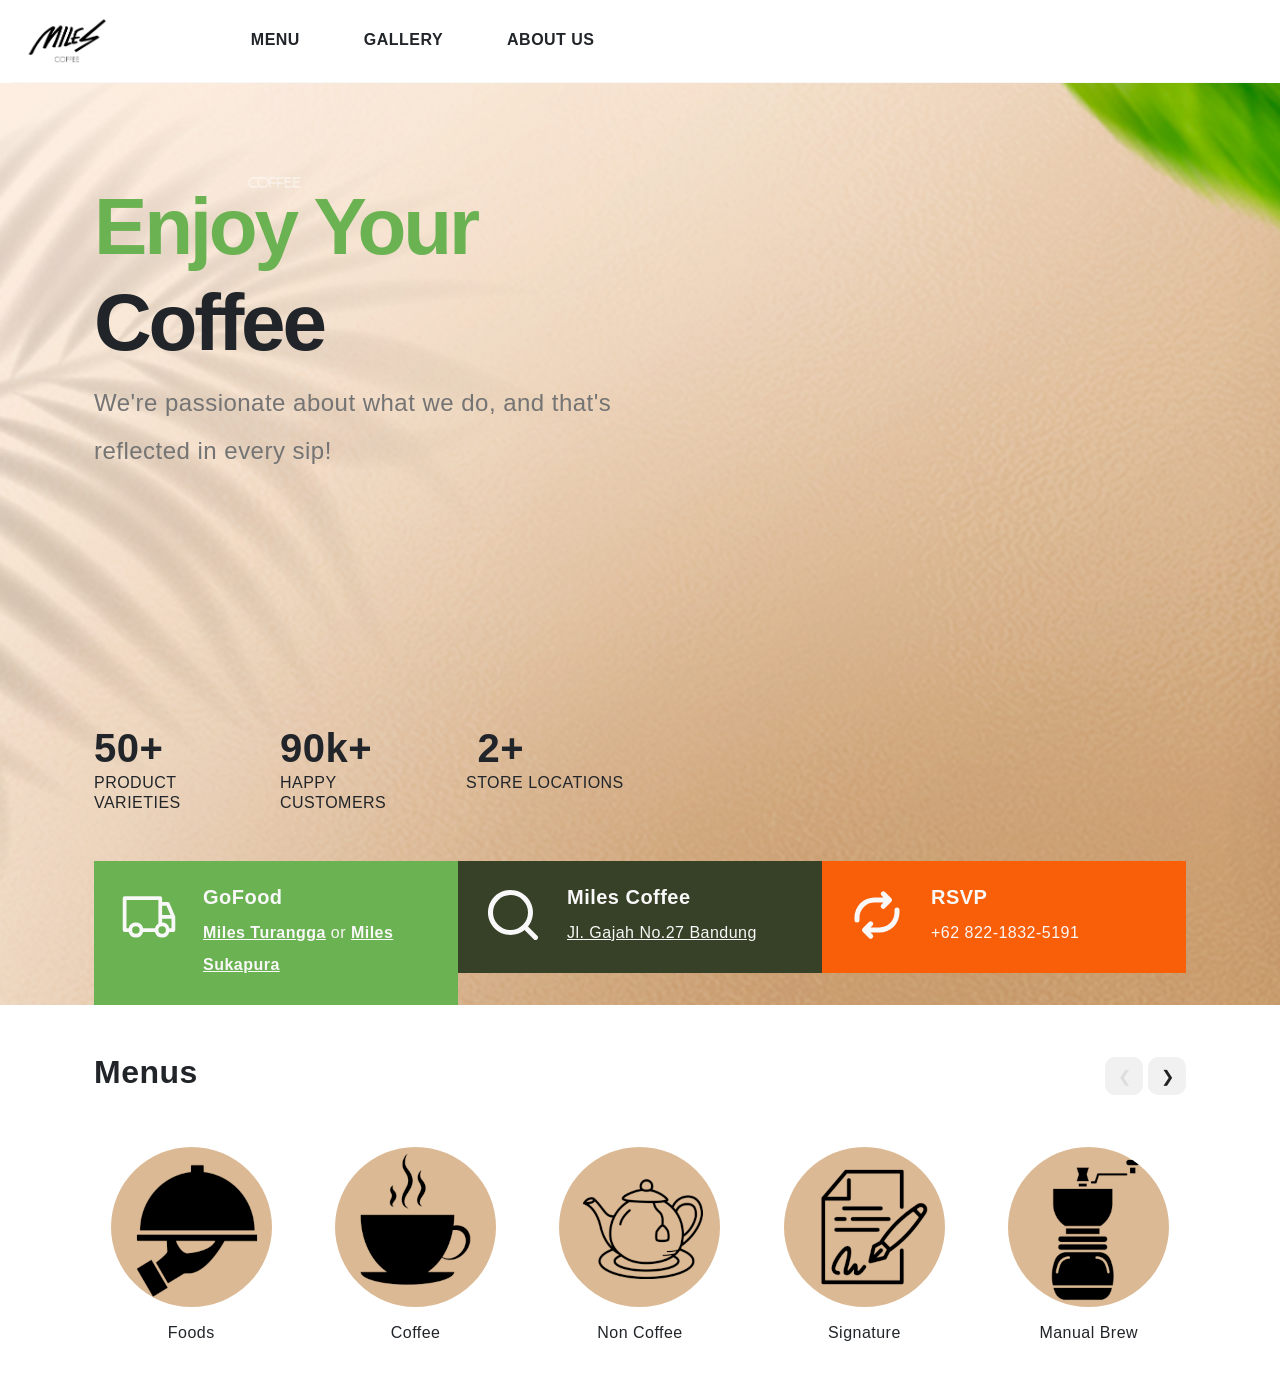
<file: 08-footer.html>
<!DOCTYPE html>
<html lang="en">
  <head>
    <title>Miles Coffee</title>
    <meta charset="utf-8">
    <meta http-equiv="X-UA-Compatible" content="IE=edge">
    <meta name="viewport" content="width=device-width, initial-scale=1.0">
    <meta name="format-detection" content="telephone=no">
    <meta name="apple-mobile-web-app-capable" content="yes">
    <meta name="author" content="">
    <meta name="keywords" content="">
    <meta name="description" content="">

    <link rel="stylesheet" href="https://cdn.jsdelivr.net/npm/swiper@9/swiper-bundle.min.css">
    <link href="https://cdn.jsdelivr.net/npm/bootstrap@5.3.0-alpha3/dist/css/bootstrap.min.css" rel="stylesheet" integrity="sha384-KK94CHFLLe+nY2dmCWGMq91rCGa5gtU4mk92HdvYe+M/SXH301p5ILy+dN9+nJOZ" crossorigin="anonymous">
    <link rel="stylesheet" type="text/css" href="css/vendor.css">
    <link rel="stylesheet" type="text/css" href="style.css">

    <link rel="preconnect" href="https://fonts.googleapis.com">
    <link rel="preconnect" href="https://fonts.gstatic.com" crossorigin>
    <link href="https://fonts.googleapis.com/css2?family=Nunito:wght@400;700&family=Open+Sans:ital,wght@0,400;0,700;1,400;1,700&display=swap" rel="stylesheet">


    <link rel="apple-touch-icon" sizes="57x57" href="images/apple-icon-57x57.png">
    <link rel="apple-touch-icon" sizes="60x60" href="images/apple-icon-60x60.png">
    <link rel="apple-touch-icon" sizes="72x72" href="images/apple-icon-72x72.png">
    <link rel="apple-touch-icon" sizes="76x76" href="images/apple-icon-76x76.png">
    <link rel="apple-touch-icon" sizes="114x114" href="images/apple-icon-114x114.png">
    <link rel="apple-touch-icon" sizes="120x120" href="images/apple-icon-120x120.png">
    <link rel="apple-touch-icon" sizes="144x144" href="images/apple-icon-144x144.png">
    <link rel="apple-touch-icon" sizes="152x152" href="images/apple-icon-152x152.png">
    <link rel="apple-touch-icon" sizes="180x180" href="images/apple-icon-180x180.png">
    <link rel="icon" type="image/png" sizes="192x192"  href="images/android-icon-192x192.png">
    <link rel="icon" type="image/png" sizes="32x32" href="images/favicon-32x32.png">
    <link rel="icon" type="image/png" sizes="96x96" href="images/favicon-96x96.png">
    <link rel="icon" type="image/png" sizes="16x16" href="images/favicon-16x16.png">
    <link rel="manifest" href="images/manifest.json">
    <meta name="msapplication-TileColor" content="#ffffff">
    <meta name="msapplication-TileImage" content="images/ms-icon-144x144.png">
    <meta name="theme-color" content="#ffffff">
  </head>

  <body>

    <!-- ICONS-->
    <svg xmlns="http://www.w3.org/2000/svg" style="display: none;">
      <defs>
        <symbol xmlns="http://www.w3.org/2000/svg" id="facebook" viewBox="0 0 24 24"><path fill="currentColor" d="M15.12 5.32H17V2.14A26.11 26.11 0 0 0 14.26 2c-2.72 0-4.58 1.66-4.58 4.7v2.62H6.61v3.56h3.07V22h3.68v-9.12h3.06l.46-3.56h-3.52V7.05c0-1.05.28-1.73 1.76-1.73Z"/></symbol>
        <symbol xmlns="http://www.w3.org/2000/svg" id="twitter" viewBox="0 0 24 24"><path fill="currentColor" d="M22.991 3.95a1 1 0 0 0-1.51-.86a7.48 7.48 0 0 1-1.874.794a5.152 5.152 0 0 0-3.374-1.242a5.232 5.232 0 0 0-5.223 5.063a11.032 11.032 0 0 1-6.814-3.924a1.012 1.012 0 0 0-.857-.365a.999.999 0 0 0-.785.5a5.276 5.276 0 0 0-.242 4.769l-.002.001a1.041 1.041 0 0 0-.496.89a3.042 3.042 0 0 0 .027.439a5.185 5.185 0 0 0 1.568 3.312a.998.998 0 0 0-.066.77a5.204 5.204 0 0 0 2.362 2.922a7.465 7.465 0 0 1-3.59.448A1 1 0 0 0 1.45 19.3a12.942 12.942 0 0 0 7.01 2.061a12.788 12.788 0 0 0 12.465-9.363a12.822 12.822 0 0 0 .535-3.646l-.001-.2a5.77 5.77 0 0 0 1.532-4.202Zm-3.306 3.212a.995.995 0 0 0-.234.702c.01.165.009.331.009.488a10.824 10.824 0 0 1-.454 3.08a10.685 10.685 0 0 1-10.546 7.93a10.938 10.938 0 0 1-2.55-.301a9.48 9.48 0 0 0 2.942-1.564a1 1 0 0 0-.602-1.786a3.208 3.208 0 0 1-2.214-.935q.224-.042.445-.105a1 1 0 0 0-.08-1.943a3.198 3.198 0 0 1-2.25-1.726a5.3 5.3 0 0 0 .545.046a1.02 1.02 0 0 0 .984-.696a1 1 0 0 0-.4-1.137a3.196 3.196 0 0 1-1.425-2.673c0-.066.002-.133.006-.198a13.014 13.014 0 0 0 8.21 3.48a1.02 1.02 0 0 0 .817-.36a1 1 0 0 0 .206-.867a3.157 3.157 0 0 1-.087-.729a3.23 3.23 0 0 1 3.226-3.226a3.184 3.184 0 0 1 2.345 1.02a.993.993 0 0 0 .921.298a9.27 9.27 0 0 0 1.212-.322a6.681 6.681 0 0 1-1.026 1.524Z"/></symbol>
        <symbol xmlns="http://www.w3.org/2000/svg" id="youtube" viewBox="0 0 24 24"><path fill="currentColor" d="M23 9.71a8.5 8.5 0 0 0-.91-4.13a2.92 2.92 0 0 0-1.72-1A78.36 78.36 0 0 0 12 4.27a78.45 78.45 0 0 0-8.34.3a2.87 2.87 0 0 0-1.46.74c-.9.83-1 2.25-1.1 3.45a48.29 48.29 0 0 0 0 6.48a9.55 9.55 0 0 0 .3 2a3.14 3.14 0 0 0 .71 1.36a2.86 2.86 0 0 0 1.49.78a45.18 45.18 0 0 0 6.5.33c3.5.05 6.57 0 10.2-.28a2.88 2.88 0 0 0 1.53-.78a2.49 2.49 0 0 0 .61-1a10.58 10.58 0 0 0 .52-3.4c.04-.56.04-3.94.04-4.54ZM9.74 14.85V8.66l5.92 3.11c-1.66.92-3.85 1.96-5.92 3.08Z"/></symbol>
        <symbol xmlns="http://www.w3.org/2000/svg" id="instagram" viewBox="0 0 24 24"><path fill="currentColor" d="M17.34 5.46a1.2 1.2 0 1 0 1.2 1.2a1.2 1.2 0 0 0-1.2-1.2Zm4.6 2.42a7.59 7.59 0 0 0-.46-2.43a4.94 4.94 0 0 0-1.16-1.77a4.7 4.7 0 0 0-1.77-1.15a7.3 7.3 0 0 0-2.43-.47C15.06 2 14.72 2 12 2s-3.06 0-4.12.06a7.3 7.3 0 0 0-2.43.47a4.78 4.78 0 0 0-1.77 1.15a4.7 4.7 0 0 0-1.15 1.77a7.3 7.3 0 0 0-.47 2.43C2 8.94 2 9.28 2 12s0 3.06.06 4.12a7.3 7.3 0 0 0 .47 2.43a4.7 4.7 0 0 0 1.15 1.77a4.78 4.78 0 0 0 1.77 1.15a7.3 7.3 0 0 0 2.43.47C8.94 22 9.28 22 12 22s3.06 0 4.12-.06a7.3 7.3 0 0 0 2.43-.47a4.7 4.7 0 0 0 1.77-1.15a4.85 4.85 0 0 0 1.16-1.77a7.59 7.59 0 0 0 .46-2.43c0-1.06.06-1.4.06-4.12s0-3.06-.06-4.12ZM20.14 16a5.61 5.61 0 0 1-.34 1.86a3.06 3.06 0 0 1-.75 1.15a3.19 3.19 0 0 1-1.15.75a5.61 5.61 0 0 1-1.86.34c-1 .05-1.37.06-4 .06s-3 0-4-.06a5.73 5.73 0 0 1-1.94-.3a3.27 3.27 0 0 1-1.1-.75a3 3 0 0 1-.74-1.15a5.54 5.54 0 0 1-.4-1.9c0-1-.06-1.37-.06-4s0-3 .06-4a5.54 5.54 0 0 1 .35-1.9A3 3 0 0 1 5 5a3.14 3.14 0 0 1 1.1-.8A5.73 5.73 0 0 1 8 3.86c1 0 1.37-.06 4-.06s3 0 4 .06a5.61 5.61 0 0 1 1.86.34a3.06 3.06 0 0 1 1.19.8a3.06 3.06 0 0 1 .75 1.1a5.61 5.61 0 0 1 .34 1.9c.05 1 .06 1.37.06 4s-.01 3-.06 4ZM12 6.87A5.13 5.13 0 1 0 17.14 12A5.12 5.12 0 0 0 12 6.87Zm0 8.46A3.33 3.33 0 1 1 15.33 12A3.33 3.33 0 0 1 12 15.33Z"/></symbol>
        <symbol xmlns="http://www.w3.org/2000/svg" id="amazon" viewBox="0 0 24 24"><path fill="currentColor" d="M1.04 17.52q.1-.16.32-.02a21.308 21.308 0 0 0 10.88 2.9a21.524 21.524 0 0 0 7.74-1.46q.1-.04.29-.12t.27-.12a.356.356 0 0 1 .47.12q.17.24-.11.44q-.36.26-.92.6a14.99 14.99 0 0 1-3.84 1.58A16.175 16.175 0 0 1 12 22a16.017 16.017 0 0 1-5.9-1.09a16.246 16.246 0 0 1-4.98-3.07a.273.273 0 0 1-.12-.2a.215.215 0 0 1 .04-.12Zm6.02-5.7a4.036 4.036 0 0 1 .68-2.36A4.197 4.197 0 0 1 9.6 7.98a10.063 10.063 0 0 1 2.66-.66q.54-.06 1.76-.16v-.34a3.562 3.562 0 0 0-.28-1.72a1.5 1.5 0 0 0-1.32-.6h-.16a2.189 2.189 0 0 0-1.14.42a1.64 1.64 0 0 0-.62 1a.508.508 0 0 1-.4.46L7.8 6.1q-.34-.08-.34-.36a.587.587 0 0 1 .02-.14a3.834 3.834 0 0 1 1.67-2.64A6.268 6.268 0 0 1 12.26 2h.5a5.054 5.054 0 0 1 3.56 1.18a3.81 3.81 0 0 1 .37.43a3.875 3.875 0 0 1 .27.41a2.098 2.098 0 0 1 .18.52q.08.34.12.47a2.856 2.856 0 0 1 .06.56q.02.43.02.51v4.84a2.868 2.868 0 0 0 .15.95a2.475 2.475 0 0 0 .29.62q.14.19.46.61a.599.599 0 0 1 .12.32a.346.346 0 0 1-.16.28q-1.66 1.44-1.8 1.56a.557.557 0 0 1-.58.04q-.28-.24-.49-.46t-.3-.32a4.466 4.466 0 0 1-.29-.39q-.2-.29-.28-.39a4.91 4.91 0 0 1-2.2 1.52a6.038 6.038 0 0 1-1.68.2a3.505 3.505 0 0 1-2.53-.95a3.553 3.553 0 0 1-.99-2.69Zm3.44-.4a1.895 1.895 0 0 0 .39 1.25a1.294 1.294 0 0 0 1.05.47a1.022 1.022 0 0 0 .17-.02a1.022 1.022 0 0 1 .15-.02a2.033 2.033 0 0 0 1.3-1.08a3.13 3.13 0 0 0 .33-.83a3.8 3.8 0 0 0 .12-.73q.01-.28.01-.92v-.5a7.287 7.287 0 0 0-1.76.16a2.144 2.144 0 0 0-1.76 2.22Zm8.4 6.44a.626.626 0 0 1 .12-.16a3.14 3.14 0 0 1 .96-.46a6.52 6.52 0 0 1 1.48-.22a1.195 1.195 0 0 1 .38.02q.9.08 1.08.3a.655.655 0 0 1 .08.36v.14a4.56 4.56 0 0 1-.38 1.65a3.84 3.84 0 0 1-1.06 1.53a.302.302 0 0 1-.18.08a.177.177 0 0 1-.08-.02q-.12-.06-.06-.22a7.632 7.632 0 0 0 .74-2.42a.513.513 0 0 0-.08-.32q-.2-.24-1.12-.24q-.34 0-.8.04q-.5.06-.92.12a.232.232 0 0 1-.16-.04a.065.065 0 0 1-.02-.08a.153.153 0 0 1 .02-.06Z"/></symbol>

        <symbol xmlns="http://www.w3.org/2000/svg" id="menu" viewBox="0 0 24 24"><path fill="currentColor" d="M2 6a1 1 0 0 1 1-1h18a1 1 0 1 1 0 2H3a1 1 0 0 1-1-1m0 6.032a1 1 0 0 1 1-1h18a1 1 0 1 1 0 2H3a1 1 0 0 1-1-1m1 5.033a1 1 0 1 0 0 2h18a1 1 0 0 0 0-2z"/></symbol>
        <symbol xmlns="http://www.w3.org/2000/svg" id="link" viewBox="0 0 24 24"><path fill="currentColor" d="M12 19a1 1 0 1 0-1-1a1 1 0 0 0 1 1Zm5 0a1 1 0 1 0-1-1a1 1 0 0 0 1 1Zm0-4a1 1 0 1 0-1-1a1 1 0 0 0 1 1Zm-5 0a1 1 0 1 0-1-1a1 1 0 0 0 1 1Zm7-12h-1V2a1 1 0 0 0-2 0v1H8V2a1 1 0 0 0-2 0v1H5a3 3 0 0 0-3 3v14a3 3 0 0 0 3 3h14a3 3 0 0 0 3-3V6a3 3 0 0 0-3-3Zm1 17a1 1 0 0 1-1 1H5a1 1 0 0 1-1-1v-9h16Zm0-11H4V6a1 1 0 0 1 1-1h1v1a1 1 0 0 0 2 0V5h8v1a1 1 0 0 0 2 0V5h1a1 1 0 0 1 1 1ZM7 15a1 1 0 1 0-1-1a1 1 0 0 0 1 1Zm0 4a1 1 0 1 0-1-1a1 1 0 0 0 1 1Z"/></symbol>
        <symbol xmlns="http://www.w3.org/2000/svg" id="arrow-right" viewBox="0 0 24 24"><path fill="currentColor" d="M17.92 11.62a1 1 0 0 0-.21-.33l-5-5a1 1 0 0 0-1.42 1.42l3.3 3.29H7a1 1 0 0 0 0 2h7.59l-3.3 3.29a1 1 0 0 0 0 1.42a1 1 0 0 0 1.42 0l5-5a1 1 0 0 0 .21-.33a1 1 0 0 0 0-.76Z"/></symbol>
        <symbol xmlns="http://www.w3.org/2000/svg" id="category" viewBox="0 0 24 24"><path fill="currentColor" d="M19 5.5h-6.28l-.32-1a3 3 0 0 0-2.84-2H5a3 3 0 0 0-3 3v13a3 3 0 0 0 3 3h14a3 3 0 0 0 3-3v-10a3 3 0 0 0-3-3Zm1 13a1 1 0 0 1-1 1H5a1 1 0 0 1-1-1v-13a1 1 0 0 1 1-1h4.56a1 1 0 0 1 .95.68l.54 1.64a1 1 0 0 0 .95.68h7a1 1 0 0 1 1 1Z"/></symbol>
        <symbol xmlns="http://www.w3.org/2000/svg" id="calendar" viewBox="0 0 24 24"><path fill="currentColor" d="M19 4h-2V3a1 1 0 0 0-2 0v1H9V3a1 1 0 0 0-2 0v1H5a3 3 0 0 0-3 3v12a3 3 0 0 0 3 3h14a3 3 0 0 0 3-3V7a3 3 0 0 0-3-3Zm1 15a1 1 0 0 1-1 1H5a1 1 0 0 1-1-1v-7h16Zm0-9H4V7a1 1 0 0 1 1-1h2v1a1 1 0 0 0 2 0V6h6v1a1 1 0 0 0 2 0V6h2a1 1 0 0 1 1 1Z"/></symbol>
        <symbol xmlns="http://www.w3.org/2000/svg" id="heart" viewBox="0 0 24 24"><path fill="currentColor" d="M20.16 4.61A6.27 6.27 0 0 0 12 4a6.27 6.27 0 0 0-8.16 9.48l7.45 7.45a1 1 0 0 0 1.42 0l7.45-7.45a6.27 6.27 0 0 0 0-8.87Zm-1.41 7.46L12 18.81l-6.75-6.74a4.28 4.28 0 0 1 3-7.3a4.25 4.25 0 0 1 3 1.25a1 1 0 0 0 1.42 0a4.27 4.27 0 0 1 6 6.05Z"/></symbol>
        <symbol xmlns="http://www.w3.org/2000/svg" id="plus" viewBox="0 0 24 24"><path fill="currentColor" d="M19 11h-6V5a1 1 0 0 0-2 0v6H5a1 1 0 0 0 0 2h6v6a1 1 0 0 0 2 0v-6h6a1 1 0 0 0 0-2Z"/></symbol>
        <symbol xmlns="http://www.w3.org/2000/svg" id="minus" viewBox="0 0 24 24"><path fill="currentColor" d="M19 11H5a1 1 0 0 0 0 2h14a1 1 0 0 0 0-2Z"/></symbol>
        <symbol xmlns="http://www.w3.org/2000/svg" id="cart" viewBox="0 0 24 24"><path fill="currentColor" d="M8.5 19a1.5 1.5 0 1 0 1.5 1.5A1.5 1.5 0 0 0 8.5 19ZM19 16H7a1 1 0 0 1 0-2h8.491a3.013 3.013 0 0 0 2.885-2.176l1.585-5.55A1 1 0 0 0 19 5H6.74a3.007 3.007 0 0 0-2.82-2H3a1 1 0 0 0 0 2h.921a1.005 1.005 0 0 1 .962.725l.155.545v.005l1.641 5.742A3 3 0 0 0 7 18h12a1 1 0 0 0 0-2Zm-1.326-9l-1.22 4.274a1.005 1.005 0 0 1-.963.726H8.754l-.255-.892L7.326 7ZM16.5 19a1.5 1.5 0 1 0 1.5 1.5a1.5 1.5 0 0 0-1.5-1.5Z"/></symbol>
        <symbol xmlns="http://www.w3.org/2000/svg" id="check" viewBox="0 0 24 24"><path fill="currentColor" d="M18.71 7.21a1 1 0 0 0-1.42 0l-7.45 7.46l-3.13-3.14A1 1 0 1 0 5.29 13l3.84 3.84a1 1 0 0 0 1.42 0l8.16-8.16a1 1 0 0 0 0-1.47Z"/></symbol>
        <symbol xmlns="http://www.w3.org/2000/svg" id="trash" viewBox="0 0 24 24"><path fill="currentColor" d="M10 18a1 1 0 0 0 1-1v-6a1 1 0 0 0-2 0v6a1 1 0 0 0 1 1ZM20 6h-4V5a3 3 0 0 0-3-3h-2a3 3 0 0 0-3 3v1H4a1 1 0 0 0 0 2h1v11a3 3 0 0 0 3 3h8a3 3 0 0 0 3-3V8h1a1 1 0 0 0 0-2ZM10 5a1 1 0 0 1 1-1h2a1 1 0 0 1 1 1v1h-4Zm7 14a1 1 0 0 1-1 1H8a1 1 0 0 1-1-1V8h10Zm-3-1a1 1 0 0 0 1-1v-6a1 1 0 0 0-2 0v6a1 1 0 0 0 1 1Z"/></symbol>
        <symbol xmlns="http://www.w3.org/2000/svg" id="search" viewBox="0 0 24 24"><path fill="currentColor" d="M21.71 20.29L18 16.61A9 9 0 1 0 16.61 18l3.68 3.68a1 1 0 0 0 1.42 0a1 1 0 0 0 0-1.39ZM11 18a7 7 0 1 1 7-7a7 7 0 0 1-7 7Z"/></symbol>
        <symbol xmlns="http://www.w3.org/2000/svg" id="close" viewBox="0 0 15 15"><path fill="currentColor" d="M7.953 3.788a.5.5 0 0 0-.906 0L6.08 5.85l-2.154.33a.5.5 0 0 0-.283.843l1.574 1.613l-.373 2.284a.5.5 0 0 0 .736.518l1.92-1.063l1.921 1.063a.5.5 0 0 0 .736-.519l-.373-2.283l1.574-1.613a.5.5 0 0 0-.283-.844L8.921 5.85l-.968-2.062Z"/></symbol>
        
        <symbol xmlns="http://www.w3.org/2000/svg" id="package" viewBox="0 0 48 48"><path fill="none" stroke="currentColor" stroke-linecap="round" stroke-linejoin="round" d="m24 13.264l7.288 4.21L24 21.681l-7.288-4.209Z"/><path fill="none" stroke="currentColor" stroke-linecap="round" stroke-linejoin="round" d="M16.712 17.473v8.418L24 30.101l7.288-4.21v-8.418M24 30.1v-8.418"/><path fill="none" stroke="currentColor" stroke-linecap="round" stroke-linejoin="round" d="M40.905 21.405a16.905 16.905 0 1 0-23.389 15.611L24 43.5l6.484-6.484a16.906 16.906 0 0 0 10.42-15.611"/></symbol>
        <symbol xmlns="http://www.w3.org/2000/svg" id="secure" viewBox="0 0 48 48"><path fill="none" stroke="currentColor" stroke-linecap="round" stroke-linejoin="round" d="M14.134 36V20.11h19.732M19.279 36h14.587V25.45"/><path fill="none" stroke="currentColor" stroke-linecap="round" stroke-linejoin="round" d="m19.246 26.606l4.135 4.135l5.373-5.372m-8.934-9.282a4.087 4.087 0 1 1 8.174 0m0 0v4.023m-8.172-4.108v4.108"/><path fill="none" stroke="currentColor" stroke-linecap="round" stroke-linejoin="round" d="M30.288 44.566a21.516 21.516 0 1 1 9.69-6.18"/></symbol>
        <symbol xmlns="http://www.w3.org/2000/svg" id="quality" viewBox="0 0 48 48"><path fill="none" stroke="currentColor" stroke-linecap="round" stroke-linejoin="round" d="m30.59 13.45l4.77 2.94L24 34.68l-10.33-7l3.11-4.6l5.52 3.71l8.26-13.38Z"/><path fill="none" stroke="currentColor" stroke-linecap="round" stroke-linejoin="round" d="M24 4.5s-11.26 2-15.25 2v20a11.16 11.16 0 0 0 .8 4.1a15 15 0 0 0 2 3.61a22 22 0 0 0 2.81 3.07a34.47 34.47 0 0 0 3 2.48a34 34 0 0 0 2.89 1.86c1 .59 1.71 1 2.13 1.19l1 .49a1.44 1.44 0 0 0 1.24 0l1-.49c.42-.2 1.13-.6 2.13-1.19a34 34 0 0 0 2.89-1.86a34.47 34.47 0 0 0 3-2.48a22 22 0 0 0 2.81-3.07a15 15 0 0 0 2-3.61a11.16 11.16 0 0 0 .8-4.1v-20c-3.99.03-15.25-2-15.25-2"/></symbol>
        <symbol xmlns="http://www.w3.org/2000/svg" id="savings" viewBox="0 0 48 48"><circle cx="24" cy="24" r="21.5" fill="none" stroke="currentColor" stroke-linecap="round" stroke-linejoin="round"/><path fill="none" stroke="currentColor" stroke-linecap="round" stroke-linejoin="round" d="M12.5 23.684a3.298 3.298 0 0 1 5.63-2.332l3.212 3.212h0l8.53-8.53a3.298 3.298 0 0 1 5.628 2.333h0c0 .875-.348 1.714-.966 2.333L22.983 32.25a2.321 2.321 0 0 1-3.283 0l-6.234-6.233a3.298 3.298 0 0 1-.966-2.333"/></symbol>
        <symbol xmlns="http://www.w3.org/2000/svg" id="offers" viewBox="0 0 48 48"><path fill="none" stroke="currentColor" stroke-linecap="round" stroke-linejoin="round" d="m41.556 39.297l-22.022 3.11a1.097 1.097 0 0 1-1.245-.97l-2.352-22.311a1.097 1.097 0 0 1 1.08-1.213l24.238-.229a1.097 1.097 0 0 1 1.108 1.09l.137 19.429c.004.55-.4 1.017-.944 1.094M26.1 25.258v2.579m8.494-2.731v2.175"/><path fill="none" stroke="currentColor" stroke-linecap="round" stroke-linejoin="round" d="M34.343 32.346c-1.437.828-1.926 1.198-2.774 1.988c-1.19-.457-2.284-1.228-3.797-1.456m-15.953 8.721l-3.49-1.6a1.12 1.12 0 0 1-.643-.863L5.511 23.593c-.056-.4.108-.8.43-1.046l3.15-2.406a1.257 1.257 0 0 1 2.014.874l1.966 19.69a.887.887 0 0 1-1.252.894m11.989-28.112c.214-.456.964-1.716 2.76-3.618c3.108-3.323 4.26-4.288 4.26-4.288s1.42.75 3.27 3.109c1.876 2.358 1.93 3.832 1.93 3.832s.67-.08-4.797 1.688c-3.055.991-4.368 1.152-4.931 1.152"/><path fill="none" stroke="currentColor" stroke-linecap="round" stroke-linejoin="round" d="M26.97 17.828v-.054c0-.884-.241-1.715-.67-2.412c-.563-.91-1.447-1.608-2.492-1.876a3.58 3.58 0 0 0-1.072-.16c-.429 0-.858.053-1.233.214c-1.152.348-2.063 1.18-2.573 2.278a4.747 4.747 0 0 0-.428 1.956v.134"/><path fill="none" stroke="currentColor" stroke-linecap="round" stroke-linejoin="round" d="M18.93 15.818c-.562-.107-1.5-.349-3.135-.884c-2.304-.75-3.43-1.528-3.43-1.528s-.456-1.393 1.045-3.296s2.653-2.52 2.653-2.52s.911.778 3.43 3.485c1.26 1.313 1.796 2.09 2.01 2.465h.027"/></symbol>
        
        <symbol xmlns="http://www.w3.org/2000/svg" id="delivery" viewBox="0 0 32 32"><path fill="currentColor" d="m29.92 16.61l-3-7A1 1 0 0 0 26 9h-3V7a1 1 0 0 0-1-1H3a1 1 0 0 0-1 1v17a1 1 0 0 0 1 1h2.14a4 4 0 0 0 7.72 0h6.28a4 4 0 0 0 7.72 0H29a1 1 0 0 0 1-1v-7a1 1 0 0 0-.08-.39M23 11h2.34l2.14 5H23ZM9 26a2 2 0 1 1 2-2a2 2 0 0 1-2 2m10.14-3h-6.28a4 4 0 0 0-7.72 0H4V8h17v12.56A4 4 0 0 0 19.14 23M23 26a2 2 0 1 1 2-2a2 2 0 0 1-2 2m5-3h-1.14A4 4 0 0 0 23 20v-2h5Z"/></symbol>
        <symbol xmlns="http://www.w3.org/2000/svg" id="Miles Coffee" viewBox="0 0 24 24"><path fill="currentColor" d="M0 2.84c1.402 2.71 1.445 5.241 2.977 10.4c1.855 5.341 8.703 5.701 9.21 5.711c.46.726 1.513 1.704 3.926 2.21l.268-1.272c-2.082-.436-2.844-1.239-3.106-1.68l-.005.006c.087-.484 1.523-5.377-1.323-9.352C7.182 3.583 0 2.84 0 2.84m24 .84c-3.898.611-4.293-.92-11.473 3.093a11.879 11.879 0 0 1 2.625 10.05c3.723-1.486 5.166-3.976 5.606-6.466c0 0 1.27-4.716 3.242-6.677M12.527 6.773l-.002-.002v.004zM2.643 5.22s5.422 1.426 8.543 11.543c-2.945-.889-4.203-3.796-4.63-5.168h.006a15.863 15.863 0 0 0-3.92-6.375z"/></symbol>
        <symbol xmlns="http://www.w3.org/2000/svg" id="fresh" viewBox="0 0 24 24"><g fill="none"><path d="M24 0v24H0V0zM12.594 23.258l-.012.002l-.071.035l-.02.004l-.014-.004l-.071-.036c-.01-.003-.019 0-.024.006l-.004.01l-.017.428l.005.02l.01.013l.104.074l.015.004l.012-.004l.104-.074l.012-.016l.004-.017l-.017-.427c-.002-.01-.009-.017-.016-.018m.264-.113l-.014.002l-.184.093l-.01.01l-.003.011l.018.43l.005.012l.008.008l.201.092c.012.004.023 0 .029-.008l.004-.014l-.034-.614c-.003-.012-.01-.02-.02-.022m-.715.002a.023.023 0 0 0-.027.006l-.006.014l-.034.614c0 .012.007.02.017.024l.015-.002l.201-.093l.01-.008l.003-.011l.018-.43l-.003-.012l-.01-.01z"/><path fill="currentColor" d="M20 9a1 1 0 0 1 1 1v1a8 8 0 0 1-8 8H9.414l.793.793a1 1 0 0 1-1.414 1.414l-2.496-2.496a.997.997 0 0 1-.287-.567L6 17.991a.996.996 0 0 1 .237-.638l.056-.06l2.5-2.5a1 1 0 0 1 1.414 1.414L9.414 17H13a6 6 0 0 0 6-6v-1a1 1 0 0 1 1-1m-4.793-6.207l2.5 2.5a1 1 0 0 1 0 1.414l-2.5 2.5a1 1 0 1 1-1.414-1.414L14.586 7H11a6 6 0 0 0-6 6v1a1 1 0 1 1-2 0v-1a8 8 0 0 1 8-8h3.586l-.793-.793a1 1 0 0 1 1.414-1.414"/></g></symbol>

        <symbol xmlns="http://www.w3.org/2000/svg" id="star-full" viewBox="0 0 24 24"><path fill="currentColor" d="m3.1 11.3l3.6 3.3l-1 4.6c-.1.6.1 1.2.6 1.5c.2.2.5.3.8.3c.2 0 .4 0 .6-.1c0 0 .1 0 .1-.1l4.1-2.3l4.1 2.3s.1 0 .1.1c.5.2 1.1.2 1.5-.1c.5-.3.7-.9.6-1.5l-1-4.6c.4-.3 1-.9 1.6-1.5l1.9-1.7l.1-.1c.4-.4.5-1 .3-1.5s-.6-.9-1.2-1h-.1l-4.7-.5l-1.9-4.3s0-.1-.1-.1c-.1-.7-.6-1-1.1-1c-.5 0-1 .3-1.3.8c0 0 0 .1-.1.1L8.7 8.2L4 8.7h-.1c-.5.1-1 .5-1.2 1c-.1.6 0 1.2.4 1.6"/></symbol>
        <symbol xmlns="http://www.w3.org/2000/svg" id="star-half" viewBox="0 0 24 24"><path fill="currentColor" d="m3.1 11.3l3.6 3.3l-1 4.6c-.1.6.1 1.2.6 1.5c.2.2.5.3.8.3c.2 0 .4 0 .6-.1c0 0 .1 0 .1-.1l4.1-2.3l4.1 2.3s.1 0 .1.1c.5.2 1.1.2 1.5-.1c.5-.3.7-.9.6-1.5l-1-4.6c.4-.3 1-.9 1.6-1.5l1.9-1.7l.1-.1c.4-.4.5-1 .3-1.5s-.6-.9-1.2-1h-.1l-4.7-.5l-1.9-4.3s0-.1-.1-.1c-.1-.7-.6-1-1.1-1c-.5 0-1 .3-1.3.8c0 0 0 .1-.1.1L8.7 8.2L4 8.7h-.1c-.5.1-1 .5-1.2 1c-.1.6 0 1.2.4 1.6m8.9 5V5.8l1.7 3.8c.1.3.5.5.8.6l4.2.5l-3.1 2.8c-.3.2-.4.6-.3 1c0 .2.5 2.2.8 4.1l-3.6-2.1c-.2-.2-.3-.2-.5-.2"/></symbol>

        <symbol xmlns="http://www.w3.org/2000/svg" id="user" viewBox="0 0 24 24"><g fill="none" stroke="currentColor" stroke-width="1.5"><circle cx="12" cy="9" r="3"/><circle cx="12" cy="12" r="10"/><path stroke-linecap="round" d="M17.97 20c-.16-2.892-1.045-5-5.97-5s-5.81 2.108-5.97 5"/></g></symbol>
        <symbol xmlns="http://www.w3.org/2000/svg" id="wishlist" viewBox="0 0 24 24"><g fill="none" stroke="currentColor" stroke-width="1.5"><path d="M21 16.09v-4.992c0-4.29 0-6.433-1.318-7.766C18.364 2 16.242 2 12 2C7.757 2 5.636 2 4.318 3.332C3 4.665 3 6.81 3 11.098v4.993c0 3.096 0 4.645.734 5.321c.35.323.792.526 1.263.58c.987.113 2.14-.907 4.445-2.946c1.02-.901 1.529-1.352 2.118-1.47c.29-.06.59-.06.88 0c.59.118 1.099.569 2.118 1.47c2.305 2.039 3.458 3.059 4.445 2.945c.47-.053.913-.256 1.263-.579c.734-.676.734-2.224.734-5.321Z"/><path stroke-linecap="round" d="M15 6H9"/></g></symbol>
        <symbol xmlns="http://www.w3.org/2000/svg" id="shopping-bag" viewBox="0 0 24 24"><g fill="none" stroke="currentColor" stroke-width="1.5"><path d="M3.864 16.455c-.858-3.432-1.287-5.147-.386-6.301C4.378 9 6.148 9 9.685 9h4.63c3.538 0 5.306 0 6.207 1.154c.901 1.153.472 2.87-.386 6.301c-.546 2.183-.818 3.274-1.632 3.91c-.814.635-1.939.635-4.189.635h-4.63c-2.25 0-3.375 0-4.189-.635c-.814-.636-1.087-1.727-1.632-3.91Z"/><path d="m19.5 9.5l-.71-2.605c-.274-1.005-.411-1.507-.692-1.886A2.5 2.5 0 0 0 17 4.172C16.56 4 16.04 4 15 4M4.5 9.5l.71-2.605c.274-1.005.411-1.507.692-1.886A2.5 2.5 0 0 1 7 4.172C7.44 4 7.96 4 9 4"/><path d="M9 4a1 1 0 0 1 1-1h4a1 1 0 1 1 0 2h-4a1 1 0 0 1-1-1Z"/><path stroke-linecap="round" stroke-linejoin="round" d="M8 13v4m8-4v4m-4-4v4"/></g></symbol>

        <symbol xmlns="http://www.w3.org/2000/svg" id="fruits" viewBox="0 0 48 48"><g fill="currentColor" fill-rule="evenodd" clip-rule="evenodd"><path d="M18.88 7.566a1 1 0 0 1 1 1v6.6a1 1 0 1 1-2 0v-6.6a1 1 0 0 1 1-1"/><path d="M11.78 13.905c1.13-.27 2.283-.065 3.48.553c.975.505 1.667.736 2.206.847c.538.112.966.114 1.483.114v2h-.02c-.516 0-1.12 0-1.868-.155c-.757-.157-1.622-.462-2.72-1.03c-.878-.453-1.54-.517-2.096-.384c-.584.14-1.201.53-1.912 1.264c-1.632 1.688-2.139 3.426-2.316 4.762c-.1 1.644.197 4.89 1.668 8.063c.5 1.08 1.21 2.57 2.076 3.737c.432.582.866 1.03 1.283 1.306c.405.267.741.34 1.046.288c3.123-.538 3.71-.551 4.319-.551h1.037v2H18.38c-.422 0-.92 0-3.95.522c-.94.162-1.787-.127-2.488-.59c-.689-.455-1.284-1.106-1.787-1.783c-1.005-1.353-1.791-3.024-2.284-4.088c-1.638-3.532-1.972-7.137-1.848-9.064l.003-.032l.004-.032c.212-1.644.844-3.839 2.866-5.928c.845-.874 1.783-1.556 2.885-1.82"/><path d="M14.64 11.41c1.496 1.431 2.307 3.166 2.307 4.51a1 1 0 1 0 2 0c0-2.05-1.168-4.275-2.925-5.956C14.244 8.265 11.743 7 8.896 7a1 1 0 0 0 0 2c2.244 0 4.268.999 5.743 2.41"/><path d="M8.574 7.009a1 1 0 0 1 1.116.868c.492 3.93 3.945 6 6.734 7.115a1 1 0 0 1-.743 1.857c-2.869-1.147-7.335-3.604-7.975-8.724a1 1 0 0 1 .868-1.116m17.188 6.894c-1.152-.264-2.334-.066-3.57.548c-1.02.506-1.747.74-2.317.853c-.57.113-1.022.115-1.56.115a1 1 0 0 0 0 2h.019c.537 0 1.16 0 1.93-.153c.781-.155 1.676-.458 2.816-1.024c.924-.458 1.632-.528 2.236-.39c.626.144 1.277.542 2.017 1.277c1.716 1.703 2.235 3.452 2.414 4.784a1 1 0 0 0 1.982-.266c-.222-1.653-.884-3.85-2.987-5.938c-.881-.874-1.85-1.548-2.98-1.806m.945 20.377a1 1 0 0 0-1.414.027c-.757.786-1.393 1.05-1.931.962c-3.252-.538-3.86-.55-4.485-.55a1 1 0 0 0 0 2h.028c.447 0 .967 0 4.13.523c1.522.252 2.785-.599 3.699-1.548a1 1 0 0 0-.027-1.415"/><path d="M32.65 16.103c-1.003 1.81-1.263 3.709-.864 4.992a1 1 0 1 1-1.91.594c-.609-1.959-.153-4.43 1.025-6.556c1.193-2.152 3.206-4.101 5.925-4.947a1 1 0 1 1 .594 1.91c-2.143.666-3.78 2.222-4.77 4.007"/><path d="M34.719 17.379c-1.168 1.71-2.748 2.793-4.073 3.013a1 1 0 1 0 .326 1.973c2.023-.335 4.027-1.851 5.398-3.858c1.388-2.032 2.227-4.706 1.762-7.515a1 1 0 1 0-1.974.326c.367 2.214-.288 4.375-1.44 6.06"/><path d="M31.78 23a2.5 2.5 0 1 0 0 5a2.5 2.5 0 0 0 0-5m-4.5 2.5a4.5 4.5 0 1 1 9 0a4.5 4.5 0 0 1-9 0"/><path d="M37.845 18.09a4.5 4.5 0 0 1 2.716 5.755a1 1 0 1 1-1.883-.675a2.5 2.5 0 1 0-4.706-1.69a1 1 0 0 1-1.882-.675a4.5 4.5 0 0 1 5.755-2.715"/><path d="M36.253 23.176a4.501 4.501 0 0 1 3.822 8.014a1 1 0 1 1-1.144-1.64a2.5 2.5 0 1 0-3.008-3.99a1 1 0 1 1-1.262-1.552a4.501 4.501 0 0 1 1.592-.832M27.78 29a2.5 2.5 0 1 0 0 5a2.5 2.5 0 0 0 0-5m-4.5 2.5a4.5 4.5 0 1 1 9 0a4.5 4.5 0 0 1-9 0"/><path d="M35.78 29a2.5 2.5 0 1 0 0 5a2.5 2.5 0 0 0 0-5m-4.5 2.5a4.5 4.5 0 1 1 9 0a4.5 4.5 0 0 1-9 0"/><path d="M31.78 35a2.5 2.5 0 1 0 0 5a2.5 2.5 0 0 0 0-5m-4.5 2.5a4.5 4.5 0 1 1 9 0a4.5 4.5 0 0 1-9 0"/><path d="M37.834 33.966a1 1 0 0 1 1.278-.606a4.5 4.5 0 1 1-4.675 7.44a1 1 0 1 1 1.405-1.423a2.5 2.5 0 1 0 2.598-4.133a1 1 0 0 1-.606-1.278"/></g></symbol>
        <symbol xmlns="http://www.w3.org/2000/svg" id="dairy" viewBox="0 0 48 48"><g fill="none"><path d="M0 0h48v48H0z"/><path fill="currentColor" fill-rule="evenodd" d="M10 5a1 1 0 0 1 1-1h18.571a1 1 0 0 1 .559.17l7.428 5A1 1 0 0 1 38 10v33a1 1 0 0 1-1 1H18.429a1 1 0 0 1-.559-.17l-7.428-5A1 1 0 0 1 10 38zm2 1.878v2.494a2 2 0 0 0 .168.802l1.985 4.539a1 1 0 0 0 1.67.258l.682-.781A2 2 0 0 0 17 12.873v-2.63zM19 11v31h17V11zm14.723-2h-14.99l-4.456-3h14.99zM36 23a8 8 0 1 0-16 0a8 8 0 0 0 16 0M17 40.833V16.61a2.964 2.964 0 0 1-2 .702v22.175zm-4-2.692V16.5h.012a2.997 2.997 0 0 1-.691-.986L12 14.781v22.687zM28 17a6 6 0 1 0 0 12a6 6 0 0 0 0-12m-4 5a1 1 0 0 1 1-1h6v2h-6a1 1 0 0 1-1-1m2 3a1 1 0 0 1 1-1h2v2h-2a1 1 0 0 1-1-1" clip-rule="evenodd"/></g></symbol>
        <symbol xmlns="http://www.w3.org/2000/svg" id="meat" viewBox="0 0 48 48"><g fill="currentColor"><path d="M14 14a1 1 0 1 0 0-2a1 1 0 0 0 0 2"/><path fill-rule="evenodd" d="M15.086 6c1.26-1.26 3.414-.368 3.414 1.414V9h1.586c1.782 0 2.674 2.154 1.414 3.414l-1.793 1.793a1.138 1.138 0 0 1-.037.036l3.456 5.847a4 4 0 0 0 4.08 1.914l12.58-2.027c1.63-.263 2.74 1.609 1.728 2.914c-.97 1.251-1.459 2.85-1.812 4.6C38.384 34.02 32.854 39.052 26 39.88V42h2.5v2H19v-2h5v-2c-5.414 0-10.21-2.607-13.107-6.608c-2.324-3.21-1.946-7.335-1.006-10.767l.495-1.805a6.996 6.996 0 0 0 .181-2.822L10.5 18H7.914C6.132 18 5.24 15.846 6.5 14.586zm5 5l-1.466 1.466l-.73-1.233a4.55 4.55 0 0 0-.307-.455c.275.142.586.222.917.222zM16.5 9c0 .334.082.65.227.926a4.548 4.548 0 0 0-1.894-.845L16.5 7.414zm-8.586 7l1.595-1.594c.04.208.096.416.168.624l.334.97zm3.654-1.622a2.548 2.548 0 0 1 4.601-2.127l5.236 8.857a6 6 0 0 0 6.119 2.87l12.148-1.957c-1.082 1.557-1.589 3.383-1.93 5.075a13.09 13.09 0 0 1-1.419 3.815a.999.999 0 0 0-.247.222C34.183 33.513 31.378 35 28.264 35C22.654 35 18 30.136 18 24a1 1 0 0 0-2 0c0 7.12 5.432 13 12.264 13c.4 0 .794-.02 1.184-.06A14.402 14.402 0 0 1 24 38c-4.763 0-8.96-2.291-11.487-5.78c-1.766-2.439-1.6-5.773-.697-9.066l.495-1.806a8.998 8.998 0 0 0-.171-5.311z" clip-rule="evenodd"/></g></symbol>
        <symbol xmlns="http://www.w3.org/2000/svg" id="seafood" viewBox="0 0 24 24"><path fill="currentColor" d="M13.497 4.564c1.649-.906 3.859-1.137 6.669-.694c.119.685.221 1.711.147 2.86c-.102 1.572-.53 3.278-1.602 4.656l-.165.212l-.036.263v.002l-.002.014l-.013.074a9.298 9.298 0 0 1-1.294 3.217l-.84-1.688l-.96.72C13.65 15.513 10.903 16 9 16H8v1c0 .77-.004 1.293-.106 1.804a3.722 3.722 0 0 1-.147.53l-4.011-4.012a8.2 8.2 0 0 1 .978-.209A10.285 10.285 0 0 1 5.985 15H7v-1c0-2.697.864-3.993 1.83-5.442L9.202 8L7.428 5.339a9.688 9.688 0 0 1 1.765-.411c.609-.088 1.228-.13 1.773-.123c.202.002.385.012.548.026c.09.768.373 1.643.861 2.475c.725 1.236 1.938 2.442 3.774 3.13l.936.351l.703-1.872l-.937-.351c-1.364-.512-2.234-1.39-2.75-2.27c-.385-.655-.557-1.28-.604-1.73m6.947 7.845c1.285-1.759 1.752-3.81 1.865-5.55c.117-1.806-.14-3.371-.344-4.121l-.164-.605l-.616-.116c-3.425-.643-6.471-.492-8.855.91a7.649 7.649 0 0 0-1.338-.122c-.66-.009-1.383.042-2.083.143c-.698.1-1.397.252-2.004.455c-.575.193-1.193.471-1.612.89l-.58.58L6.8 8.003c-.813 1.256-1.6 2.711-1.767 5.054c-.19.02-.4.045-.622.08c-.857.131-2.032.409-2.965 1.03l-1.015.678l7.725 7.725l.676-1.015c.563-.845.87-1.59 1.024-2.359c.083-.413.118-.823.133-1.231c1.704-.117 3.837-.545 5.612-1.523l1.12 2.25l.983-.983c1.188-1.189 1.88-2.582 2.273-3.653a11.298 11.298 0 0 0 .467-1.646M17.5 4.58l1.417 1.417L17.5 7.414l-1.417-1.417z"/></symbol>
        <symbol xmlns="http://www.w3.org/2000/svg" id="bakery" viewBox="0 0 24 24"><path fill="currentColor" d="M19.87 17.412q.828.436 1.365-.206q.536-.643.138-1.414l-1.911-3.584l-1.666 4.123zm-5.308-.912h2.084l2.439-6.027q.228-.565.077-.914q-.15-.35-.57-.52l-2-.8q-.455-.19-.88-.047q-.424.145-.474.639zm-7.208 0h2.084l-.676-7.746q-.05-.39-.455-.548q-.405-.158-.9.032l-2 .8q-.45.19-.527.598q-.078.406.112.914zm-3.223.912l2.073-1.081l-1.627-4.123l-1.95 3.661q-.437.79.148 1.366q.585.575 1.356.177m6.307-.912h3.124l.788-8.912q.05-.455-.228-.772q-.278-.316-.772-.316h-2.7q-.373 0-.709.288t-.291.724zM3.53 18.538q-.87 0-1.45-.595q-.579-.595-.579-1.44q0-.28.068-.548q.069-.268.194-.524L4.077 11q-.33-.865-.08-1.715q.25-.85 1.045-1.173l2-.8q.427-.183.873-.185q.447-.002.797.265q.08-.782.628-1.337q.548-.555 1.34-.555h2.67q.78 0 1.338.526t.677 1.29q.293-.281.739-.225q.446.057.854.22l2 .8q.807.324 1.092 1.164q.285.84-.088 1.675l2.315 4.43q.111.218.186.437t.075.456q0 .933-.647 1.6q-.647.665-1.57.665q-.227 0-.431-.052q-.205-.053-.41-.16l-1.626-.826H6.134l-1.515.788q-.248.137-.524.194q-.276.056-.566.056m8.49-6.519"/></symbol>
        <symbol xmlns="http://www.w3.org/2000/svg" id="canned" viewBox="0 0 32 32"><g fill="none"><g fill="currentColor" clip-path="url(#fluentEmojiHighContrastCannedFood0)"><path d="M8 5.04h16v5.03h-2.239a7.977 7.977 0 0 0-5.771-2.46a7.977 7.977 0 0 0-5.771 2.46H8zm13.846 16.02H24v5.98H8v-5.98h2.134a7.978 7.978 0 0 0 5.856 2.55a7.978 7.978 0 0 0 5.856-2.55m-8.196-8.265a2.232 2.232 0 0 1-1.7-2.165h2.29c.71 0 1.344.333 1.752.852a2.232 2.232 0 0 1 1.768-.862h2.28a2.233 2.233 0 0 1-1.723 2.172a3.952 3.952 0 0 1-.757 7.828h-3.14c-2.18 0-3.95-1.77-3.95-3.95a3.954 3.954 0 0 1 3.18-3.875"/><path d="M3 3.52A3.52 3.52 0 0 1 6.52 0h18.3a3.52 3.52 0 0 1 2.17 6.292v19.5a3.532 3.532 0 0 1 1.35 2.778a3.52 3.52 0 0 1-3.52 3.52H6.52A3.52 3.52 0 0 1 3 28.57a3.54 3.54 0 0 1 2-3.185V6.696A3.52 3.52 0 0 1 3 3.52M24.82 2H6.52a1.52 1.52 0 1 0 0 3.04H7v22h-.48c-.84 0-1.52.69-1.52 1.53c0 .84.68 1.52 1.52 1.52h18.3c.84 0 1.52-.68 1.52-1.52c0-.78-.585-1.43-1.34-1.52V5.03A1.52 1.52 0 0 0 24.82 2"/></g><defs><clipPath id="fluentEmojiHighContrastCannedFood0"><path fill="#fff" d="M0 0h32v32H0z"/></clipPath></defs></g></symbol>
        <symbol xmlns="http://www.w3.org/2000/svg" id="frozen" viewBox="0 0 24 24"><g fill="none" stroke="currentColor" stroke-width="1.5"><path d="M4 10c0-3.771 0-5.657 1.172-6.828C6.343 2 8.229 2 12 2c3.771 0 5.657 0 6.828 1.172C20 4.343 20 6.229 20 10v3c0 3.771 0 5.657-1.172 6.828C17.657 21 15.771 21 12 21c-3.771 0-5.657 0-6.828-1.172C4 18.657 4 16.771 4 13z"/><path stroke-linejoin="round" d="M17 21v1h-1v-1m-8 0v1H7v-1"/><path d="M20 11.5H4"/><path stroke-linecap="round" d="M17 7v2m0 5v2"/></g></symbol>
        <symbol xmlns="http://www.w3.org/2000/svg" id="pasta" viewBox="0 0 32 32"><path fill="currentColor" d="m11.414 15l-8-8L2 8.414L8.586 15H2v1a14 14 0 0 0 28 0v-1ZM16 28A12.017 12.017 0 0 1 4.042 17h23.917A12.017 12.017 0 0 1 16 28"/><path fill="currentColor" d="M22 8a5.005 5.005 0 0 0-1.57.255A8.024 8.024 0 0 0 14 5a7.936 7.936 0 0 0-4.906 1.68L4.414 2L3 3.414l6.05 6.05l.707-.707A5.96 5.96 0 0 1 14 7a6.02 6.02 0 0 1 4.688 2.264a5.06 5.06 0 0 0-.59.61A2.99 2.99 0 0 1 15.754 11H12v2h3.754a4.98 4.98 0 0 0 3.904-1.874A3 3 0 0 1 25 13h2a5.006 5.006 0 0 0-5-5"/></symbol>
        <symbol xmlns="http://www.w3.org/2000/svg" id="breakfast" viewBox="0 0 2048 2048"><path fill="currentColor" d="M1408 592q-26 0-45-19t-19-45q0-51 19-98t56-83l79-80q38-38 38-91q0-26 19-45t45-19q26 0 45 19t19 45q0 51-19 98t-56 83l-79 80q-38 38-38 91q0 26-19 45t-45 19m-384 0q-26 0-45-19t-19-45q0-51 19-98t56-83l79-80q38-38 38-91q0-26 19-45t45-19q26 0 45 19t19 45q0 51-19 98t-56 83l-79 80q-38 38-38 91q0 26-19 45t-45 19m832 176q40 0 75 15t61 41t41 61t15 75v384q0 40-15 75t-41 61t-61 41t-75 15h-57q-2 7-3 13t-4 12v39q0 66-25 124t-69 102t-102 69t-124 25h-384q-78 0-144-35t-110-93H334q-66 0-124-25t-102-68t-69-102t-25-125v-64h256q0-79 30-149t83-122t122-83t149-30q30 0 58 5t56 14V640h1024v128zM654 1152q-53 0-99 20t-82 55t-55 81t-20 100h370v-228q-26-13-54-20t-60-8m-320 512h441q-7-29-7-64v-64H153q10 28 28 51t41 41t52 26t60 10m463 67v1l1 2v-1zm867-131V768H896v832q0 40 15 75t41 61t61 41t75 15h384q40 0 75-15t61-41t41-61t15-75m256-256V960q0-26-19-45t-45-19h-64v512h64q26 0 45-19t19-45"/></symbol>
        <symbol xmlns="http://www.w3.org/2000/svg" id="snacks" viewBox="0 0 48 48"><g fill="none" stroke="currentColor" stroke-linejoin="round" stroke-width="4"><path d="M6 14h36V8h-4l-2-4H12l-2 4H6z"/><path stroke-linecap="round" d="m36 44l2-30H10l2 30z"/></g></symbol>
        <symbol xmlns="http://www.w3.org/2000/svg" id="beverages" viewBox="0 0 24 24"><path fill="currentColor" d="M4 2h3.323l1.2 3H3v2h2.118l.827 14.059a1 1 0 0 0 .998.941h10.114a1 1 0 0 0 .998-.941L18.882 7H21V5H10.677l-2-5H4zm3.3 8.025L7.12 7h9.758l-.292 4.967c-2.307-.114-3.164-.475-4.216-.896c-1.092-.436-2.4-.936-5.072-1.046m.117 2.008c2.304.114 3.172.48 4.223.9c1.06.424 2.316.905 4.83 1.031L16.113 20H7.886z"/></symbol>
        <symbol xmlns="http://www.w3.org/2000/svg" id="spices" viewBox="0 0 24 24"><path fill="currentColor" d="M14.178 9.766a9.981 9.981 0 0 0 4.827-2.622V4.003h-14v3.141a9.98 9.98 0 0 0 4.827 2.622a2.5 2.5 0 0 1 4.346 0m.208 2a2.501 2.501 0 0 1-4.762 0a11.941 11.941 0 0 1-4.62-2.015v10.252h14V9.75a11.942 11.942 0 0 1-4.618 2.016M4.005 2.004h16a1 1 0 0 1 1 1v18a1 1 0 0 1-1 1h-16a1 1 0 0 1-1-1v-18a1 1 0 0 1 1-1"/></symbol>
        <symbol xmlns="http://www.w3.org/2000/svg" id="baby" viewBox="0 0 512 512"><path fill="currentColor" d="M425.39 200.035A184.3 184.3 0 0 0 290.812 91.289l26.756-42.809l-27.136-16.96l-35.305 56.488A184.046 184.046 0 0 0 86.61 200.035a71.978 71.978 0 0 0 0 143.93a184.071 184.071 0 0 0 338.78 0a71.978 71.978 0 0 0 0-143.93m27.152 99.975a39.77 39.77 0 0 1-27.76 11.961l-20.725.394l-8.113 19.074a152.066 152.066 0 0 1-279.887 0l-8.114-19.074l-20.725-.394a39.978 39.978 0 0 1 0-79.942l20.725-.394l8.114-19.074a152.067 152.067 0 0 1 279.887 0l8.113 19.074l20.725.394a39.974 39.974 0 0 1 27.76 67.981"/><path fill="currentColor" d="M168 232h40v40h-40zm136 0h40v40h-40zm-48 152a80 80 0 0 0 80-80H176a80 80 0 0 0 80 80"/></symbol>
        <symbol xmlns="http://www.w3.org/2000/svg" id="health" viewBox="0 0 24 24"><path fill="currentColor" d="M10.5 13H8v-3h2.5V7.5h3V10H16v3h-2.5v2.5h-3zM12 2L4 5v6.09c0 5.05 3.41 9.76 8 10.91c4.59-1.15 8-5.86 8-10.91V5zm6 9.09c0 4-2.55 7.7-6 8.83c-3.45-1.13-6-4.82-6-8.83v-4.7l6-2.25l6 2.25z"/></symbol>
        <symbol xmlns="http://www.w3.org/2000/svg" id="household" viewBox="0 0 14 14"><g fill="none" stroke="currentColor" stroke-linecap="round" stroke-linejoin="round"><path d="M12.36 6H1.64a1 1 0 0 0-1 1.13l.73 5.5a1 1 0 0 0 1 .87h9.24a1 1 0 0 0 1-.87l.73-5.5A1.001 1.001 0 0 0 12.36 6M4.5 8.5V11M7 8.5V11m2.5-2.5V11"/><path d="M9.48 1.54A2.79 2.79 0 0 1 11.78 4L12 6M2 6l.22-2a2.79 2.79 0 0 1 2.3-2.44"/><path d="M9.5 1.75A1.25 1.25 0 0 1 8.25 3h-2.5a1.25 1.25 0 0 1 0-2.5h2.5A1.25 1.25 0 0 1 9.5 1.75"/></g></symbol>
        <symbol xmlns="http://www.w3.org/2000/svg" id="personal" viewBox="0 0 24 24"><path fill="none" stroke="currentColor" stroke-linecap="round" stroke-linejoin="round" stroke-width="1.5" d="M22.012 14.74a3.504 3.504 0 0 1-7.008 0c0-2.628 3.5-7.009 3.5-7.009s3.508 4.381 3.508 7.009M9.998 9.233H3.99a2.002 2.002 0 0 0-2.002 2.002v10.013c0 1.106.896 2.002 2.002 2.002h6.008A2.002 2.002 0 0 0 12 21.248V11.235a2.002 2.002 0 0 0-2.002-2.002M4.766 6.23h4.456a.776.776 0 0 1 .778.775v2.228H3.99V7.005a.776.776 0 0 1 .776-.775M14 2.752l-.447-.895A2 2 0 0 0 11.764.75H2.989m4.005 13.489v4.005m-2.002-2.002h4.004M6.994.75v5.48"/></symbol>
        <symbol xmlns="http://www.w3.org/2000/svg" id="pet" viewBox="0 0 14 14"><path fill="none" stroke="currentColor" stroke-linecap="round" stroke-linejoin="round" d="M1.5 9.5c.552 0 1-.672 1-1.5s-.448-1.5-1-1.5s-1 .672-1 1.5s.448 1.5 1 1.5m3-4.5c.552 0 1-.672 1-1.5S5.052 2 4.5 2s-1 .672-1 1.5s.448 1.5 1 1.5m5 0c.552 0 1-.672 1-1.5S10.052 2 9.5 2s-1 .672-1 1.5s.448 1.5 1 1.5m3 4.5c.552 0 1-.672 1-1.5s-.448-1.5-1-1.5s-1 .672-1 1.5s.448 1.5 1 1.5M10 10c0 1.38-1.62 2-3 2s-3-.62-3-2s1-3.5 3-3.5s3 2.12 3 3.5"/></symbol>
      </defs>
    </svg>

    <div class="preloader-wrapper">
      <div class="preloader">
      </div>
    </div>


    <!-- MENU -->
    <header>
      <div class="container-fluid">
        <div class="row py-3 border-bottom">
          
          <div class="col-sm-4 col-lg-2 text-center text-sm-start d-flex gap-3 justify-content-center justify-content-md-start">
            <div class="d-flex align-items-center my-3 my-sm-0">
              <a href="index.html">
                <img src="images/logo.png" alt="logo" class="img-fluidx" height="50px">
              </a>
            </div>
            
          </div>
          
          

          <div class="col-lg-4">
            <ul class="navbar-nav list-unstyled d-flex flex-row gap-3 gap-lg-5 justify-content-center flex-wrap align-items-center mb-0 fw-bold text-uppercase text-dark">
             
              <li class="nav-item dropdown"><a class="nav-link pe-3" href="#menus">Menu</a></li>
              <li><a class="nav-link pe-3"  href="#gallery">Gallery</a></li>
              <li><a class="nav-link pe-3"  href="#about">About Us</a></li>

            </ul>
          </div>
          
        </div>
      </div>
    </header>
    
    <!-- HERO -->
    <section style="background-image: url('images/banner-blank.jpg');background-repeat: no-repeat;background-size: cover;">
      <div class="container-lg min-vh-100">
        <div class="row">
          <div class="col-lg-6 pt-5 mt-5">
            <h2 class="display-1 ls-1"><span class="fw-bold text-primary">Enjoy Your</span> <span class="fw-bold">Coffee</span></h2>
            <p class="fs-4">We're passionate about what we do, and that's reflected in every sip!</p>
            <div class="row my-5">
              <div class="col">
                <div class="row text-dark">
                  <div class="col-auto"><p class="fs-1 fw-bold lh-sm mb-0">50+</p></div>
                  <div class="col"><p class="text-uppercase lh-sm mb-0">Product Varieties</p></div>
                </div>
              </div>
              <div class="col">
                <div class="row text-dark">
                  <div class="col-auto"><p class="fs-1 fw-bold lh-sm mb-0">90k+</p></div>
                  <div class="col"><p class="text-uppercase lh-sm mb-0">Happy Customers</p></div>
                </div>
              </div>
              <div class="col">
                <div class="row text-dark">
                  <div class="col-auto"><p class="fs-1 fw-bold lh-sm mb-0">&nbsp;2+</p></div>
                  <div class="col"><p class="text-uppercase lh-sm mb-0">Store Locations</p></div>
                </div>
              </div>
            </div>
          </div>
        </div>
        
        <div class="row row-cols-1 row-cols-sm-3 row-cols-lg-3 g-0 justify-content-center">

          <div class="col">
            <div class="card border-0 bg-primary rounded-0 p-4 text-light">
              <div class="row">
                <div class="col-md-3 text-center">
                  <svg width="60" height="60"><use xlink:href="#delivery"></use></svg>
                  <!-- <img src="images/gofood.png" alt="gofood" height="62px"> -->
                </div>
                <div class="col-md-9">
                  <div class="card-body p-0">
                    <h5 class="text-light">GoFood</h5>
                    <p class="card-text">
                      <a href="https://gofood.link/u/zyd9Rw" target="_blank" class="text-light"><b>Miles Turangga</b></a> or 
                      <a href="https://gofood.link/a/MLz3Lwu" target="_blank" class="text-light"><b>Miles Sukapura</b></a>
                    </p>
                  </div>
                </div>
              </div>
            </div>
          </div>

          <div class="col">
            <div class="card border-0 bg-secondary rounded-0 p-4 text-light">
              <div class="row">
                <div class="col-md-3 text-center">
                  <svg width="60" height="60"><use xlink:href="#search"></use></svg>
                </div>
                <div class="col-md-9">
                  <div class="card-body p-0">
                    <h5 class="text-light">Miles Coffee</h5>
                    <p class="card-text"><a href="https://maps.app.goo.gl/JADQ26wYg7MtwCwLA?g_st=ic" target="_blank" class="text-light">Jl. Gajah No.27 Bandung</a></p>
                  </div>
                </div>
              </div>
            </div>
          </div>

          <div class="col">
            <div class="card border-0 bg-danger rounded-0 p-4 text-light">
              <div class="row">
                <div class="col-md-3 text-center">
                  <svg width="60" height="60"><use xlink:href="#fresh"></use></svg>
                </div>
                <div class="col-md-9">
                  <div class="card-body p-0">
                    <h5 class="text-light">RSVP</h5>
                    <p class="card-text">+62 822-1832-5191</p>
                  </div>
                </div>
              </div>
            </div>
          </div>
          
        </div>
      
      </div>
    </section>

    <!-- CATEGORY MENUS -->
    <section class="py-5 overflow-hidden">
      <div class="container-lg">
        <div class="row">
          <div class="col-md-12">

            <div id="menus" class="section-header d-flex flex-wrap justify-content-between mb-5">
              <h2 class="section-title">Menus</h2>

              <div class="d-flex align-items-center">
                <div class="swiper-buttons">
                  <button class="swiper-prev category-carousel-prev btn btn-yellow">❮</button>
                  <button class="swiper-next category-carousel-next btn btn-yellow">❯</button>
                </div>
              </div>
            </div>
            
          </div>
        </div>
        <div class="row">
          <div class="col-md-12">

            <div class="category-carousel swiper">
              <div class="swiper-wrapper">
                <a href="#foods" class="nav-link swiper-slide text-center">
                  <img src="images/icon/foods.png" class="rounded-circle" alt="Foods">
                  <h4 class="fs-6 mt-3 fw-normal category-title">Foods</h4>
                </a>
                <a href="#coffee" class="nav-link swiper-slide text-center">
                  <img src="images/icon/coffee.png" class="rounded-circle" alt="Coffee">
                  <h4 class="fs-6 mt-3 fw-normal category-title">Coffee</h4>
                </a>
                <a href="#non-coffee" class="nav-link swiper-slide text-center">
                  <img src="images/icon/non-coffee.png" class="rounded-circle" alt="Non Coffee">
                  <h4 class="fs-6 mt-3 fw-normal category-title">Non Coffee</h4>
                </a>
                <a href="#signature" class="nav-link swiper-slide text-center">
                  <img src="images/icon/signature.png" class="rounded-circle" alt="Category Thumbnail">
                  <h4 class="fs-6 mt-3 fw-normal category-title">Signature</h4>
                </a>
                <a href="#manualbrew" class="nav-link swiper-slide text-center">
                  <img src="images/icon/manual-brew.png" class="rounded-circle" alt="Category Thumbnail">
                  <h4 class="fs-6 mt-3 fw-normal category-title">Manual Brew</h4>
                </a>
                <a href="#refreshment" class="nav-link swiper-slide text-center">
                  <img src="images/icon/refreshment.png" class="rounded-circle" alt="Category Thumbnail">
                  <h4 class="fs-6 mt-3 fw-normal category-title">Refreshment</h4>
                </a>
                <a href="#mocktail" class="nav-link swiper-slide text-center">
                  <img src="images/icon/mocktail.png" class="rounded-circle" alt="mocktail">
                  <h4 class="fs-6 mt-3 fw-normal category-title">Mocktail</h4>
                </a>
                <a href="#bundling" class="nav-link swiper-slide text-center">
                  <img src="images/icon/bundling.png" class="rounded-circle" alt="Category Thumbnail">
                  <h4 class="fs-6 mt-3 fw-normal category-title">Bundling</h4>
                </a>
                
                
              </div>
            </div>

          </div>
        </div>
      </div>
    </section>

    

    <script src="js/jquery-1.11.0.min.js"></script>
    <script src="https://cdn.jsdelivr.net/npm/swiper@9/swiper-bundle.min.js"></script>
    <script src="https://cdn.jsdelivr.net/npm/bootstrap@5.3.0-alpha3/dist/js/bootstrap.bundle.min.js" integrity="sha384-ENjdO4Dr2bkBIFxQpeoTz1HIcje39Wm4jDKdf19U8gI4ddQ3GYNS7NTKfAdVQSZe" crossorigin="anonymous"></script>
    <script src="js/plugins.js"></script>
    <script src="js/script.js"></script>
    
  </body>
</html>
</file>
<file: style.css>
/*
Theme Name: Organic
Theme URI: https://templatesjungle.com/
Author: TemplatesJungle
Author URI: https://templatesjungle.com/
Description: Organic is specially designed product packaged for eCommerce store websites.
Version: 1.1
*/

/*--------------------------------------------------------------
This is main CSS file that contains custom style rules used in this template
--------------------------------------------------------------*/
/*--------------------------------------------------------------
/** VARIABLES
--------------------------------------------------------------*/
body {
  --heading-font        : "Inter", sans-serif;
  --bs-link-color: #333;
  --bs-link-hover-color:#333;

  --bs-link-color-rgb: 40,40,40;
  --bs-link-hover-color-rgb: 0,0,0;

  --bs-light-rgb: 248, 248, 248;

  --bs-font-sans-serif: "Inter", sans-serif;
  --bs-body-font-family: var(--bs-font-sans-serif);
  --bs-body-font-size: 1rem;
  --bs-body-font-weight: 400;
  --bs-body-line-height: 2;
  --bs-body-color: #747474;

  --bs-primary: #6BB252;
  --bs-primary-rgb: 107, 178, 82;
  
  --bs-secondary: #364127;
  --bs-secondary-rgb: 54, 65, 39;
  
  --bs-danger: #F95F09;
  --bs-danger-rgb: 249, 95, 9;

  --bs-success: #a3be4c;
  --bs-success-rgb: 163, 190, 76;
  
  --bs-primary-bg-subtle: #FFF9EB;
  --bs-success-bg-subtle: #eef5e5;
  
  --bs-border-color: #F7F7F7;
}
.btn-primary {
  --bs-btn-color: #fff;
  --bs-btn-bg: var(--bs-primary);
  --bs-btn-border-color: transparent;
  --bs-btn-hover-color: #fff;
  --bs-btn-hover-bg: #f7a422;
  --bs-btn-hover-border-color: transparent;
  --bs-btn-focus-shadow-rgb: 49,132,253;
  --bs-btn-active-color: #fff;
  --bs-btn-active-bg: var(--bs-primary);
  --bs-btn-active-border-color: transparent;
  --bs-btn-active-shadow: inset 0 3px 5px rgba(0, 0, 0, 0.125);
  --bs-btn-disabled-color: #fff;
  --bs-btn-disabled-bg: #d3d7dd;
  --bs-btn-disabled-border-color: transparent;
}
.btn-outline-primary {
  --bs-btn-color: var(--bs-primary);
  --bs-btn-border-color: var(--bs-primary);
  --bs-btn-hover-color: #fff;
  --bs-btn-hover-bg: #ffc107;
  --bs-btn-hover-border-color: #ffc107;
  --bs-btn-focus-shadow-rgb: 13,110,253;
  --bs-btn-active-color: #fff;
  --bs-btn-active-bg: #ffc107;
  --bs-btn-active-border-color: #ffc107;
  --bs-btn-active-shadow: inset 0 3px 5px rgba(0, 0, 0, 0.125);
  --bs-btn-disabled-color: #fff3cd;
  --bs-btn-disabled-bg: transparent;
  --bs-btn-disabled-border-color: #fff3cd;
  --bs-gradient: none;
}
.btn-outline-light {
  --bs-btn-color: #747474;
  --bs-btn-border-color: #EFEFEF;
  --bs-btn-hover-color: #000;
  --bs-btn-hover-bg: #EFEFEF;
  --bs-btn-hover-border-color: #EFEFEF;
  --bs-btn-focus-shadow-rgb: 248,249,250;
  --bs-btn-active-color: #000;
  --bs-btn-active-bg: #EFEFEF;
  --bs-btn-active-border-color: #EFEFEF;
  --bs-btn-active-shadow: inset 0 3px 5px rgba(0, 0, 0, 0.125);
  --bs-btn-disabled-color: #EFEFEF;
  --bs-btn-disabled-bg: transparent;
  --bs-btn-disabled-border-color: #EFEFEF;
  --bs-gradient: none;
}
.btn-warning {
  --bs-btn-color: #747474;
  --bs-btn-bg: #FCF7EB;
  --bs-btn-border-color: #FCF7EB;
  --bs-btn-hover-color: #747474;
  --bs-btn-hover-bg: #FFECBE;
  --bs-btn-hover-border-color: #FFECBE;
  --bs-btn-focus-shadow-rgb: 217,164,6;
  --bs-btn-active-color: #000;
  --bs-btn-active-bg: #FFECBE;
  --bs-btn-active-border-color: #FFECBE;
  --bs-btn-active-shadow: inset 0 3px 5px rgba(0, 0, 0, 0.125);
  --bs-btn-disabled-color: #000;
  --bs-btn-disabled-bg: #FCF7EB;
  --bs-btn-disabled-border-color: #FCF7EB;
}
.btn-success {
  --bs-btn-color: #222;
  --bs-btn-bg: #EEF5E4;
  --bs-btn-border-color: #EEF5E4;
  --bs-btn-hover-color: #222;
  --bs-btn-hover-bg: #9de3c2;
  --bs-btn-hover-border-color: #9de3c2;
  --bs-btn-focus-shadow-rgb: 60,153,110;
  --bs-btn-active-color: #222;
  --bs-btn-active-bg: #9de3c2;
  --bs-btn-active-border-color: #9de3c2;
  --bs-btn-active-shadow: inset 0 3px 5px rgba(0, 0, 0, 0.125);
  --bs-btn-disabled-color: #222;
  --bs-btn-disabled-bg: #EEF5E4;
  --bs-btn-disabled-border-color: #EEF5E4;
}
.btn-danger {
  --bs-btn-color: #222;
  --bs-btn-bg: #FFEADA;
  --bs-btn-border-color: #FFEADA;
  --bs-btn-hover-color: #222;
  --bs-btn-hover-bg: #ecc9af;
  --bs-btn-hover-border-color: #ecc9af;
  --bs-btn-focus-shadow-rgb: 60,153,110;
  --bs-btn-active-color: #222;
  --bs-btn-active-bg: #ecc9af;
  --bs-btn-active-border-color: #ecc9af;
  --bs-btn-active-shadow: inset 0 3px 5px rgba(0, 0, 0, 0.125);
  --bs-btn-disabled-color: #222;
  --bs-btn-disabled-bg: #FFEADA;
  --bs-btn-disabled-border-color: #FFEADA;
}
body {
  letter-spacing: 0.03em;
}
h1,h2,h3,h4,h5,h6 {
  font-family: var(--heading-font);
  color: var(--bs-dark);
  font-weight: 700;
}
.breadcrumb.text-white {
  --bs-breadcrumb-divider-color: #fff;
  --bs-breadcrumb-item-active-color: var(--bs-primary);
}
.dropdown-menu {
  --bs-dropdown-link-active-bg: var(--bs-primary);
}
.nav-pills .nav-link {
  --bs-nav-pills-link-active-color: #111;
  --bs-nav-pills-link-active-bg: #f1f1f1;
}
.pagination {
  --bs-pagination-active-bg: var(--bs-primary);
  --bs-pagination-active-border-color: var(--bs-primary);
}
.container, .container-fluid, .container-lg, .container-md, .container-sm, .container-xl, .container-xxl {
  --bs-gutter-x: 3rem;
}
/*----------------------------------------------*/
/* 6. SITE STRUCTURE */
/*----------------------------------------------*/
/* 6.1 Header
--------------------------------------------------------------*/
/* Preloader */
.preloader-wrapper {
  width: 100%;
  height: 100vh;
  margin: 0 auto;
  position: fixed;
  top: 0;
  left: 0;
  z-index: 111;
  background: #fff;
}

.preloader-wrapper .preloader {
  margin: 20% auto 0;
  transform: translateZ(0);
}

.preloader:before,
.preloader:after {
  content: '';
  position: absolute;
  top: 0;
}

.preloader:before,
.preloader:after,
.preloader {
  border-radius: 50%;
  width: 2em;
  height: 2em;
  animation: animation 1.2s infinite ease-in-out;
}

.preloader {
  animation-delay: -0.16s;
}

.preloader:before {
  left: -3.5em;
  animation-delay: -0.32s;
}

.preloader:after {
  left: 3.5em;
}

@keyframes animation {
  0%,
  80%,
  100% {
    box-shadow: 0 2em 0 -1em var(--bs-primary);
  }
  40% {
    box-shadow: 0 2em 0 0 var(--bs-primary);
  }
}

/* *** Start editing below this line *** */
/* .container-fluid {
  max-width: 1600px;
}
*/
@media (min-width: 1400px) {
  .container-lg {
      max-width: 1600px;
  }
} 

.banner-blocks {
  display: grid;
  grid-template-columns: repeat(12, 1fr);
  grid-template-rows: repeat(2, 1fr);
  grid-gap: 2rem;
}
.block-1 { grid-area: 1 / 1 / 3 / 8; }
.block-2 { grid-area: 1 / 8 / 2 / 13; }
.block-3 { grid-area: 2 / 8 / 3 / 13; }

@media screen and (max-width:1140px) {
  .banner-blocks {
    grid-template-columns: 1fr;
    grid-template-rows: repeat(4, 1fr);
  }
  .block-1 { grid-area: 1 / 1 / 3 / 2; }
  .block-2 { grid-area: 3 / 1 / 4 / 2; }
  .block-3 { grid-area: 4 / 1 / 5 / 2; }
  
}

/* Swiper carousel */
.swiper-prev,
.swiper-next {
  width: 38px;
  height: 38px;
  line-height: 38px;
  background: #F1F1F1;
  color: #222222;
  padding: 0;
  text-align: center;
  border-radius: 10px;
  --bs-btn-border-color: transparent;
  --bs-btn-active-bg: #ec9b22;
  --bs-btn-active-border-color: transparent;
  --bs-btn-hover-bg: var(--bs-primary);
  --bs-btn-hover-border-color: transparent;
  --bs-btn-disabled-color: #ccc;
  --bs-btn-disabled-bg: #eaeaea;
  --bs-btn-disabled-border-color: #eaeaea
}
.swiper-prev:hover,
.swiper-next:hover {
  background: var(--bs-primary);
}

/* category carousel */
.category-carousel .category-item {
  background: #FFFFFF;
  border: 1px solid #FBFBFB;
  box-shadow: 0px 5px 22px rgba(0, 0, 0, 0.04);
  border-radius: 16px;
  text-align: center;
  padding: 60px 20px;
  margin: 20px 0;
  transition: box-shadow 0.3s ease-out, transform 0.3s ease-out;
}
.category-carousel .category-item:hover {
  transform: translate3d(0,-10px,0);
  box-shadow: 0px 21px 44px rgba(0, 0, 0, 0.08);
}
.category-carousel .category-item .category-title {
  font-weight: 600;
  font-size: 20px;
  line-height: 27px;
  letter-spacing: 0.02em;
  text-transform: capitalize;
  color: #222222;
  margin-top: 20px;
}

/* brand carousel */
.brand-carousel .brand-item {
  background: #FFFFFF;
  border: 1px solid #FBFBFB;
  box-shadow: 0px 5px 22px rgba(0, 0, 0, 0.04);
  border-radius: 16px;
  padding: 16px;
}
.brand-carousel .brand-item img {
  width: 100%;
  border-radius: 12px;
}
.brand-carousel .brand-item .brand-details {
  margin-left: 15px;
}
.brand-carousel .brand-item .brand-title {
  margin: 0;
}

/* product tabs */
.product-tabs .nav-tabs {
  justify-content: flex-end;
  border: none;
  
  --bs-nav-link-hover-color: #111;
  --bs-nav-link-color: #555;
  --bs-nav-tabs-link-border-color: #fff;
  --bs-nav-tabs-link-hover-border-color: transparent;
  --bs-nav-tabs-link-active-border-color: #fff;
}
.product-tabs .nav-tabs .nav-link.active, 
.product-tabs .nav-tabs .nav-item.show .nav-link {
  /* border: none; */
  border-bottom: 3px solid var(--bs-primary);
}

/* products-carousel */
.products-carousel .swiper, .products-carousel .swiper-container {
  overflow: visible;
}

/* product-grid */
input[type=number]::-webkit-inner-spin-button, 
input[type=number]::-webkit-outer-spin-button {  
   opacity: 1;
}
.product-item .button-area .quantity {
  padding: 0.5rem;
}
.product-item .button-area {
  display: none;
  position: absolute;
  text-align: center;
  background: #fff;
  width: 100%;
  left: 0;
  bottom: -55px;
  z-index: 1;
  box-shadow: 0px 20px 44px rgba(0, 0, 0, 0.08);
  /* transition: box-shadow 0.3s ease-out; */
}
.product-item {
  position: relative;
  padding: 16px;
  background: #FFFFFF;
  border-radius: 16px;
  margin-bottom: 30px;
  box-shadow: 0px 0px 22px rgba(0, 0, 0, 0);
  /* transition: box-shadow 0.3s ease-out, margin 0.3s ease-out; */
}
.product-item:hover .button-area {
  display: block;
}
.product-item:hover {
  /* z-index: 1; */
  /* margin-bottom: -50px; */
  /* max-height: 500px; */
  box-shadow: 0px 0px 44px rgba(0, 0, 0, 0.08);
}
.product-item figure {
  text-align: center;
}
.product-item figure img {
  max-height: 210px;
  height: auto;
}
.product-item .product-qty {
  width: 85px;
}
.product-item .btn-link {
  text-decoration: none;
}
.product-item #quantity {
  height: auto;
  width: 28px;
  text-align: center;
  border: none;
  margin: 0;
  padding: 0;
}
.product-item .btn-number {
  width: 26px;
  height: 26px;
  line-height: 1;
  text-align: center;
  background: #FFFFFF;
  border: 1px solid #E2E2E2;
  border-radius: 6px;
  color: #222;
  padding: 0;
}

/* cart */
.cart .product-qty {
  min-width: 130px;
}

/* floating image */
.image-float {
  margin-top: -140px;
  margin-bottom: -140px;
}
@media screen and (max-width:991px) {
  .image-float {
    margin: 0;
  }
}
 /* post item */
.post-item .post-meta {
  font-size: 0.8rem;
  line-height: 1;
}
.post-item .post-meta svg {
  margin-right: 5px;
}

@media screen and (max-width: 991px) {
  /* offcanvas menu */
  .offcanvas-body .nav-item {
    font-weight: 700;
    border-bottom: 1px solid #d1d1d1;
  }
  .offcanvas-body .filter-categories {
    width: 100%;
    margin-bottom: 20px !important;
    border: 1px solid #d1d1d1 !important;
    padding: 14px;
    border-radius: 8px;
  }
  /* dropdown-menu */
  .dropdown-menu {
    padding: 0;
    border: none;
    line-height: 1.4;
    font-size: 0.9em;
  }
  .dropdown-menu a {
    padding-left: 0;
  }
  .dropdown-toggle::after {
    position: absolute;
    right: 0;
    top: 21px;
  }
}

/* single product */
/* product-thumbnail-slider */
.product-thumbnail-slider {
  height: 740px;
}
@media screen and (max-width:992px) {
  .product-thumbnail-slider {
    margin-top: 20px;
    height: auto;
  }
}
@media screen and (min-width:992px) {
  .product-thumbnail-slider {
    height: 420px;
  }
}
@media screen and (min-width:1200px) {
  .product-thumbnail-slider {
    height: 540px;
  }
}
@media screen and (min-width:1400px) {
  .product-thumbnail-slider {
    height: 740px;
  }
}

/* bootstrap extended */
.border-dashed {
  border-bottom: 1px dashed #d1d1d1;
}
.ls-1 {
  letter-spacing: -0.04em;
}
.button-area .btn-cart {
  text-wrap: nowrap;
  height: 3.3em;
  line-height: 2em;
  width: 100%;
}
.fs-7 {
  font-size: 0.8rem!important;
}

/* button */
.btn-link {
  display: inline-block;
  font-size: 0.875rem;
  font-weight: bold;
  font-family: var(--bs-body-font-family);
  letter-spacing: 0.0875rem;
  text-transform: uppercase;
  text-decoration: none;
}

a.btn-link,
a.btn-link:after {
  transition: all .5s;
}

a.btn-link {
  position: relative;
}

a.btn-link:before,
a.btn-link:after {
  content: '';
  display: block;
  position: absolute;
  bottom: 0;
  left: 0;
  width: 0;
  background-color: var(--bs-dark);
  height: 2px;
}

[data-bs-theme=dark] a.btn-link:after {
  background-color: var(--bs-light);
}

a.btn-link:before {
  background-color: rgba( var(--bs-light-rgb), 0.2 );
  width: 100%;
}

a.btn-link.is-checked:after,
a.btn-link:hover:after {
  width: 100%;
}

a.btn-link.text-white:after {
  background-color: var(--bs-light);
}

a.btn-link.text-light:after {
  background-color: var(--bs-light);
}

.navbar .megamenu{ padding: 1rem; }
/* ============ desktop view ============ */
@media all and (min-width: 992px) {
	
	.navbar .has-megamenu{position:static!important;}
	.navbar .megamenu{left:0; right:0; width:100%; margin-top:0;  }
	
}	
/* ============ desktop view .end// ============ */


/* ============ mobile view ============ */
@media(max-width: 991px){
	.navbar.fixed-top .navbar-collapse, .navbar.sticky-top .navbar-collapse{
		overflow-y: auto;
	    max-height: 90vh;
	    margin-top:10px;
	}
}
/* ============ mobile view .end// ============ */

/* CUSTOM */
.fs-4 {
  padding-bottom: 200px;
}

@media (max-width: 768px) {
  .fs-4 {
    padding-bottom: 50px;
  }
}


/* GALLERY */
.gallery {
  display: grid;
  grid-template-columns: repeat(4, 1fr);
  grid-auto-rows: auto;
  grid-auto-flow: dense;
  gap: 6px;
}

.gallery img {
  width: 100%;
  height: 100%;
  object-fit: cover;
}

img.four-grid-cells {
  grid-row: span 2 / auto;
  grid-column: span 2 / auto;
}

img.wide-image {
  grid-column: span 2 / auto;
}

.rounded-image {
  border-radius: 18px; /* Adjust the value for more or less rounding */
}

.iframe-wrapper {
  position: relative;
  width: 100%;
  padding-bottom: 51.25%; /* 16:9 aspect ratio (height/width * 100) */
  height: 0;
  overflow: hidden;
}

.iframe-wrapper iframe {
  position: absolute;
  top: 0;
  left: 0;
  width: 100%;
  height: 100%;
  border: 0;
}
</file>
